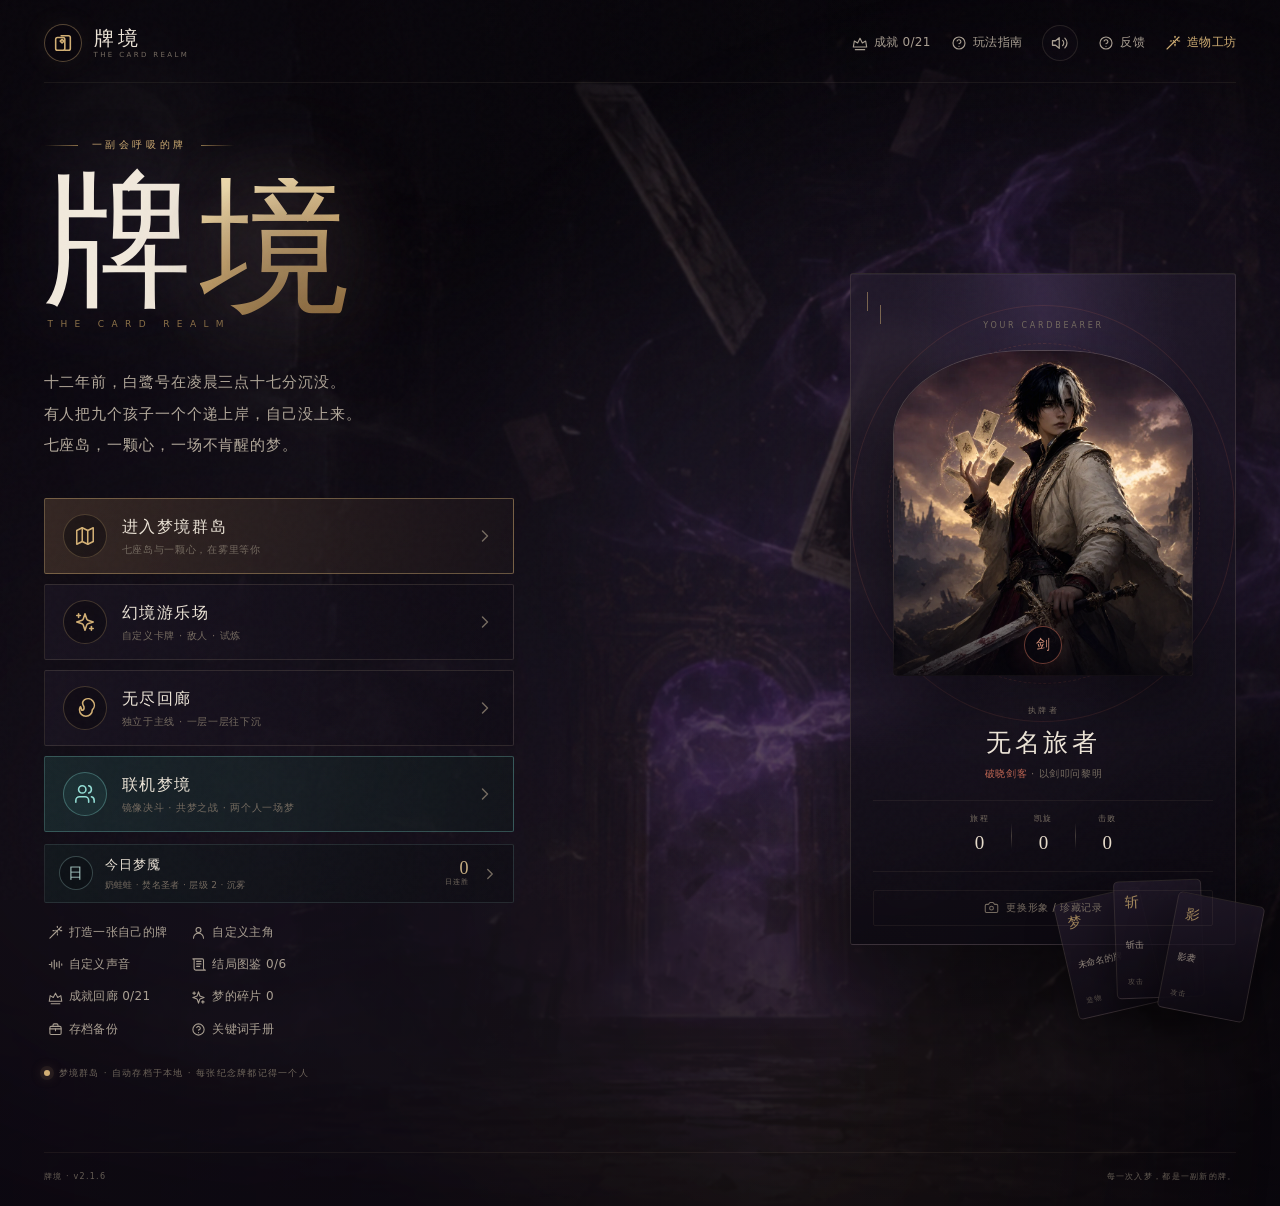
<file: index.html>
<!DOCTYPE html>
<html lang="zh-CN">
<head>
  <meta charset="UTF-8">
  <meta name="viewport" content="width=device-width, initial-scale=1.0, viewport-fit=cover">
  <meta name="theme-color" content="#0d0a10">
  <meta name="description" content="牌境 · 一副会呼吸的牌。卡牌肉鸽、自由构筑、自定义卡牌效果与主角/敌人形象。">
  <title>牌境 · The Card Realm</title>
  <link rel="icon" href="data:image/svg+xml,%3Csvg xmlns='http://www.w3.org/2000/svg' viewBox='0 0 64 64'%3E%3Crect width='64' height='64' rx='14' fill='%230d0a10'/%3E%3Crect x='12' y='9' width='30' height='44' rx='5' fill='none' stroke='%23d4b071' stroke-width='2.4' transform='rotate(-9 27 31)'/%3E%3Crect x='22' y='12' width='30' height='44' rx='5' fill='%2319131e' stroke='%23d4b071' stroke-width='2.4' transform='rotate(7 37 34)'/%3E%3Cpath d='M37 22l2.8 7.4L47 32l-7.2 2.6L37 42l-2.8-7.4L27 32l7.2-2.6z' fill='%23e9d3a0'/%3E%3C/svg%3E">
  <link rel="preload" as="image" href="assets/realm-bg.webp">
  <link rel="stylesheet" href="css/base.css">
  <link rel="stylesheet" href="css/screens.css">
  <link rel="stylesheet" href="css/battle.css">
  <link rel="stylesheet" href="css/modals.css">
  <link rel="stylesheet" href="css/responsive.css">
  <link rel="stylesheet" href="css/stage.css">
  <link rel="stylesheet" href="css/world.css">
  <link rel="stylesheet" href="css/fx.css">
  <link rel="stylesheet" href="css/online.css">
  <link rel="stylesheet" href="css/features.css">
  <link rel="stylesheet" href="css/live-art.css">
</head>
<body>
  <div id="boot" class="boot" aria-hidden="true">
    <div class="boot__card">
      <span class="boot__glyph">梦</span>
      <span class="boot__orbit"></span>
    </div>
    <p>正在翻开梦境<span class="boot__dots">…</span></p>
  </div>
  <div id="app"></div>
  <div id="modal-root"></div>
  <div id="toast-root" class="toast-root" aria-live="polite" aria-atomic="true"></div>
  <input type="file" id="portrait-file" accept="image/*" hidden>
  <input type="file" id="audio-file" accept="audio/*,.mp3,.wav,.ogg,.m4a,.aac,.flac,.webm,.opus" hidden>
  <input type="file" id="save-file" accept="application/json,.json" hidden>
  <noscript>
    <div class="noscript">牌境需要启用 JavaScript 才能翻开。</div>
  </noscript>
  <script type="module" src="js/app.js"></script>
</body>
</html>
</file>
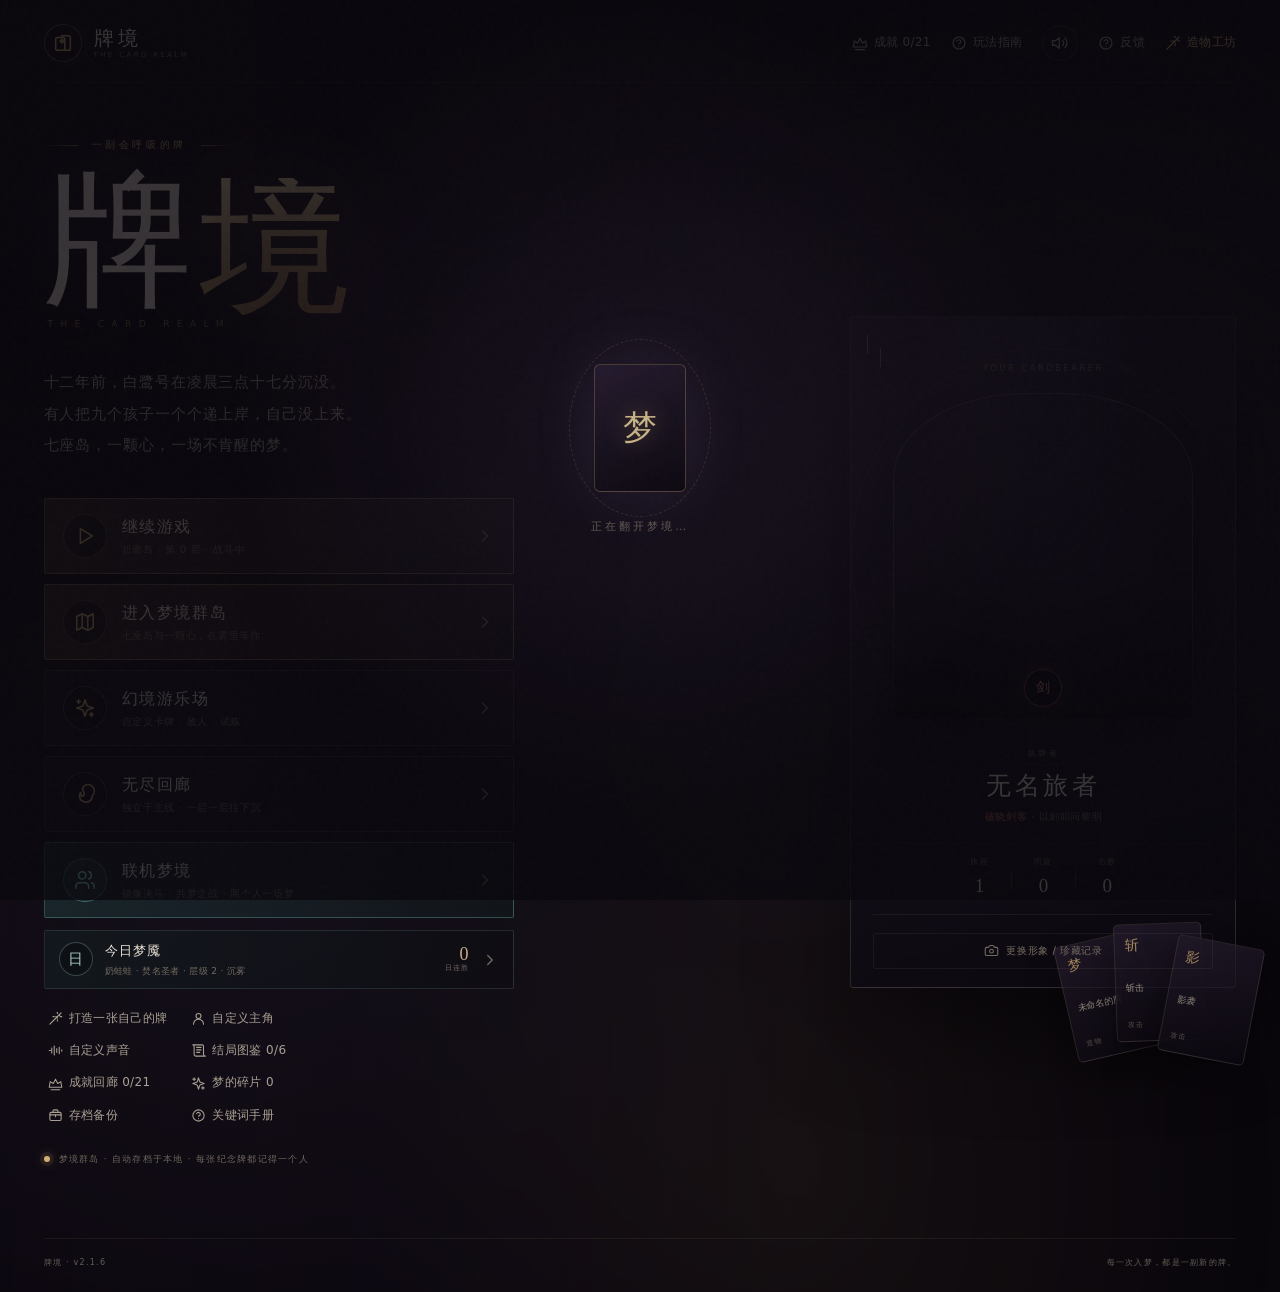
<file: tools/checks/qa-last-stand.html>
<!doctype html><meta charset="utf-8"><title>QA setup</title>
<script type="module">
  const E = await import('/js/engine.js');
  const S = await import('/js/state.js');
  const { G } = S;
  E.startAdventure('blade', 'corridor', { seed: 'qa-last-stand' });
  const node = G.run.map.flat().find((n) => n.type === 'battle');
  const battle = E.startAdventureBattle(node);
  battle.enemy.pattern = [0];
  battle.enemy.moveIndex = 0;
  battle.parleySkip = true;
  battle.player.hp = Math.ceil(battle.player.maxHp * 0.25);
  battle.player.block = 999;
  E.endTurn(battle);
  G.screen = 'battle';
  S.saveRunNow();
  document.title = `ready ${battle.lastStand?.offered}`;
  location.replace('/');
</script>
</file>
<file: css/base.css>
:root {
  color-scheme: dark;
  --ink: #0c090f;
  --ink-2: #120d17;
  --ink-3: #191220;
  --ink-4: #221a2b;
  --panel: rgba(22, 17, 28, 0.74);
  --panel-solid: #17111e;
  --panel-strong: rgba(29, 22, 37, 0.94);
  --text: #ece4d7;
  --muted: #a99f92;
  --faint: #756b60;
  --gold: #d2af74;
  --gold-bright: #f2dba3;
  --gold-dim: #8d7249;
  --rose: #c4877c;
  --violet: #9a7ac2;
  --teal: #6fa29c;
  --moss: #7d9668;
  --line: rgba(218, 197, 160, 0.13);
  --line-strong: rgba(218, 197, 160, 0.26);
  --line-faint: rgba(218, 197, 160, 0.07);
  --serif: "Noto Serif SC", "Source Han Serif SC", "Songti SC", "STSong", "SimSun", serif;
  --sans: "PingFang SC", "Hiragino Sans GB", "Microsoft YaHei", "Segoe UI", system-ui, sans-serif;
  --ease: cubic-bezier(0.22, 0.68, 0, 1);
  --shadow: 0 30px 80px rgba(0, 0, 0, 0.55);
  --paper: linear-gradient(145deg, rgba(35, 27, 44, 0.84), rgba(15, 11, 20, 0.92));
  --font-scale: 1;
}

*,
*::before,
*::after {
  box-sizing: border-box;
}

html {
  background: var(--ink);
  scroll-behavior: smooth;
}

/* 界面字号缩放（在造物工坊「显示」分页里切换）。
   桌面壳改用 WebView2 原生缩放，避免 CSS zoom 把 100dvh 撑出屏幕。 */
html[data-font="small"] {
  --font-scale: 0.9;
}

html[data-font="large"] {
  --font-scale: 1.12;
}

html[data-font="small"]:not(.is-desktop-shell) {
  zoom: 0.9;
}

html[data-font="large"]:not(.is-desktop-shell) {
  zoom: 1.12;
}

html[data-font]:not(.is-desktop-shell) body,
html[data-font]:not(.is-desktop-shell) #app,
html[data-font]:not(.is-desktop-shell) .screen {
  min-height: calc(100dvh / var(--font-scale));
}

html[data-font]:not(.is-desktop-shell) .battle-screen--stage {
  height: calc(100dvh / var(--font-scale));
  min-height: calc(560px / var(--font-scale));
}

/* 显示设置分页 */
.display-options {
  display: grid;
  grid-template-columns: repeat(3, minmax(0, 1fr));
  gap: 8px;
  margin-top: 4px;
}

.display-option {
  display: flex;
  flex-direction: column;
  align-items: center;
  gap: 2px;
  padding: 12px 8px;
  border: 1px solid var(--line);
  border-radius: 3px;
  background: rgba(12, 9, 17, 0.36);
  color: var(--muted);
  transition: all 0.2s ease;
}

.display-option strong {
  font-family: var(--serif);
  font-size: 15px;
  font-weight: 500;
  letter-spacing: 0.08em;
}

.display-option small {
  color: var(--faint);
  font-size: 9px;
}

.display-option:hover {
  border-color: rgba(210, 175, 116, 0.4);
  color: var(--text);
}

.display-option.is-active {
  border-color: rgba(210, 175, 116, 0.55);
  background: rgba(210, 175, 116, 0.1);
  color: var(--gold-bright);
}

body {
  margin: 0;
  min-height: 100vh;
  color: var(--text);
  background:
    radial-gradient(1200px 800px at 12% -10%, rgba(92, 63, 112, 0.2), transparent 60%),
    radial-gradient(900px 700px at 100% 20%, rgba(96, 74, 48, 0.1), transparent 65%),
    linear-gradient(180deg, #0c090f, #0b080e 60%, #09070c);
  font-family: var(--sans);
  font-size: 15px;
  line-height: 1.6;
  -webkit-font-smoothing: antialiased;
  text-rendering: optimizeLegibility;
}

body.has-modal {
  overflow: hidden;
}

body::before {
  content: "";
  position: fixed;
  inset: 0;
  z-index: 999;
  pointer-events: none;
  opacity: 0.035;
  background-image: url("data:image/svg+xml,%3Csvg viewBox='0 0 220 220' xmlns='http://www.w3.org/2000/svg'%3E%3Cfilter id='n'%3E%3CfeTurbulence type='fractalNoise' baseFrequency='.85' numOctaves='3' stitchTiles='stitch'/%3E%3C/filter%3E%3Crect width='100%25' height='100%25' filter='url(%23n)' opacity='.5'/%3E%3C/svg%3E");
}

#app {
  min-height: 100vh;
}

button,
input,
textarea,
select {
  font: inherit;
  color: inherit;
}

button {
  padding: 0;
  border: 0;
  background: none;
  cursor: pointer;
}

h1,
h2,
h3,
h4,
p,
figure {
  margin: 0;
}

img {
  max-width: 100%;
  display: block;
}

a {
  color: var(--gold);
}

::selection {
  background: rgba(210, 175, 116, 0.3);
  color: #fff7e8;
}

::-webkit-scrollbar {
  width: 10px;
  height: 10px;
}

::-webkit-scrollbar-track {
  background: rgba(9, 7, 12, 0.6);
}

::-webkit-scrollbar-thumb {
  background: rgba(210, 175, 116, 0.18);
  border: 2px solid rgba(9, 7, 12, 0.6);
  border-radius: 8px;
}

::-webkit-scrollbar-thumb:hover {
  background: rgba(210, 175, 116, 0.32);
}

:focus-visible {
  outline: 1px solid var(--gold);
  outline-offset: 3px;
}

.icon {
  flex: 0 0 auto;
  vertical-align: middle;
}

.screen {
  position: relative;
  min-height: 100vh;
}

.sub-screen {
  padding-bottom: 60px;
}

.visually-hidden {
  position: absolute !important;
  width: 1px;
  height: 1px;
  margin: -1px;
  padding: 0;
  overflow: hidden;
  clip: rect(0 0 0 0);
  white-space: nowrap;
  border: 0;
}

.muted {
  color: var(--muted);
}

.is-broken {
  opacity: 0.22;
  filter: grayscale(1);
}

.page-glow {
  position: fixed;
  top: -20%;
  left: 50%;
  width: min(1200px, 100vw);
  height: 700px;
  transform: translateX(-50%);
  pointer-events: none;
  background:
    radial-gradient(ellipse at 50% 20%, rgba(118, 87, 144, 0.18), transparent 62%),
    radial-gradient(ellipse at 65% 0%, rgba(210, 175, 116, 0.09), transparent 55%);
  z-index: 0;
}

.page-glow--map {
  background:
    radial-gradient(ellipse at 70% 8%, rgba(106, 84, 130, 0.2), transparent 58%),
    radial-gradient(ellipse at 20% 20%, rgba(117, 82, 54, 0.09), transparent 60%);
}

.section-eyebrow {
  display: inline-block;
  color: var(--gold);
  font-family: var(--sans);
  font-size: 10px;
  font-weight: 500;
  letter-spacing: 0.32em;
  text-transform: uppercase;
  opacity: 0.82;
}

.live-dot {
  display: inline-block;
  width: 6px;
  height: 6px;
  border-radius: 50%;
  background: var(--gold);
  box-shadow: 0 0 0 4px rgba(210, 175, 116, 0.08), 0 0 12px rgba(210, 175, 116, 0.5);
  animation: livePulse 2.6s ease-in-out infinite;
}

.stat-divider {
  width: 1px;
  height: 26px;
  background: linear-gradient(180deg, transparent, var(--line-strong), transparent);
}

.dot-separator {
  width: 3px;
  height: 3px;
  border-radius: 50%;
  background: var(--faint);
  opacity: 0.7;
}

kbd {
  display: inline-grid;
  place-items: center;
  min-width: 20px;
  height: 20px;
  padding: 0 5px;
  border: 1px solid var(--line-strong);
  border-bottom-color: rgba(218, 197, 160, 0.4);
  border-radius: 3px;
  background: rgba(12, 9, 15, 0.55);
  color: var(--muted);
  font-family: var(--sans);
  font-size: 10px;
  line-height: 1;
}

/* ---------- Buttons ---------- */

.button {
  display: inline-flex;
  align-items: center;
  justify-content: center;
  gap: 9px;
  min-height: 42px;
  padding: 10px 18px;
  border: 1px solid var(--line-strong);
  border-radius: 3px;
  background: rgba(28, 21, 35, 0.62);
  color: var(--text);
  font-family: var(--sans);
  font-size: 13px;
  font-weight: 500;
  letter-spacing: 0.04em;
  white-space: nowrap;
  transition:
    transform 0.25s var(--ease),
    border-color 0.25s ease,
    background 0.25s ease,
    color 0.25s ease,
    box-shadow 0.25s ease;
}

.button:hover {
  border-color: var(--gold);
  background: rgba(50, 38, 44, 0.74);
  color: var(--gold-bright);
  box-shadow: 0 8px 30px rgba(0, 0, 0, 0.22);
}

.button:active {
  transform: translateY(1px);
}

.button--primary {
  border-color: rgba(236, 207, 148, 0.65);
  background:
    linear-gradient(105deg, rgba(239, 211, 156, 0.98), rgba(189, 149, 88, 0.95));
  color: #1d140c;
  box-shadow:
    0 10px 32px rgba(166, 124, 61, 0.18),
    inset 0 1px 0 rgba(255, 248, 226, 0.55);
}

.button--primary:hover {
  background: linear-gradient(105deg, #ffe5af, #d6ad6c);
  color: #160f08;
  border-color: #f5dfb1;
  box-shadow:
    0 14px 40px rgba(195, 153, 87, 0.28),
    inset 0 1px 0 rgba(255, 255, 255, 0.5);
}

.button--ghost {
  background: rgba(18, 13, 23, 0.34);
  border-color: var(--line);
}

.button--ghost:hover {
  background: rgba(38, 29, 46, 0.68);
}

.button--danger {
  border-color: rgba(193, 107, 93, 0.5);
  background: linear-gradient(105deg, rgba(152, 70, 61, 0.88), rgba(102, 44, 42, 0.9));
  color: #f4ded6;
}

.button--danger:hover {
  border-color: rgba(230, 145, 127, 0.8);
  background: linear-gradient(105deg, #a94f43, #77362f);
  color: #fff3ec;
}

.button--large {
  min-height: 52px;
  padding: 14px 26px;
  font-size: 14px;
  letter-spacing: 0.08em;
}

.button--small {
  min-height: 34px;
  padding: 7px 13px;
  font-size: 12px;
}

.button:disabled,
.button.is-disabled {
  opacity: 0.36;
  pointer-events: none;
}

.text-button {
  display: inline-flex;
  align-items: center;
  gap: 6px;
  padding: 3px 0;
  color: var(--muted);
  font-size: 12px;
  letter-spacing: 0.03em;
  transition: color 0.2s ease;
}

.text-button:hover {
  color: var(--gold-bright);
}

.text-button--accent {
  color: var(--gold);
}

.text-button--danger {
  color: #c77a6d;
}

.text-button--danger:hover {
  color: #e89b8c;
}

.text-button--muted {
  color: var(--faint);
}

.text-button:disabled {
  opacity: 0.35;
  pointer-events: none;
}

.icon-button {
  display: inline-grid;
  place-items: center;
  width: 36px;
  height: 36px;
  flex: 0 0 36px;
  border: 1px solid var(--line);
  border-radius: 50%;
  background: rgba(16, 12, 21, 0.4);
  color: var(--muted);
  transition:
    color 0.22s ease,
    border-color 0.22s ease,
    background 0.22s ease,
    transform 0.22s ease;
}

.icon-button:hover {
  color: var(--gold-bright);
  border-color: var(--line-strong);
  background: rgba(44, 33, 52, 0.7);
  transform: translateY(-1px);
}

.icon-button.is-active {
  color: var(--gold);
  border-color: rgba(210, 175, 116, 0.35);
}

/* ---------- Page bar ---------- */

.pagebar {
  position: relative;
  z-index: 20;
  display: flex;
  align-items: center;
  justify-content: space-between;
  gap: 20px;
  padding: 18px clamp(20px, 4vw, 54px);
  border-bottom: 1px solid var(--line-faint);
  background: linear-gradient(180deg, rgba(10, 7, 13, 0.8), rgba(10, 7, 13, 0.25));
  backdrop-filter: blur(12px);
}

.pagebar__back {
  display: inline-flex;
  align-items: center;
  gap: 7px;
  padding: 8px 12px 8px 6px;
  border-radius: 3px;
  color: var(--muted);
  font-size: 12px;
  letter-spacing: 0.06em;
  transition: color 0.2s ease, background 0.2s ease;
}

.pagebar__back:hover {
  color: var(--gold-bright);
  background: rgba(210, 175, 116, 0.05);
}

.pagebar__title {
  position: absolute;
  left: 50%;
  top: 50%;
  transform: translate(-50%, -50%);
  display: flex;
  align-items: center;
  gap: 12px;
  text-align: center;
  pointer-events: none;
}

.pagebar__title span {
  color: var(--faint);
  font-size: 10px;
  letter-spacing: 0.28em;
  text-transform: uppercase;
}

.pagebar__title span::after {
  content: "";
  display: inline-block;
  width: 26px;
  height: 1px;
  margin-left: 12px;
  vertical-align: middle;
  background: var(--line-strong);
}

.pagebar__title strong {
  font-family: var(--serif);
  font-size: 20px;
  font-weight: 500;
  letter-spacing: 0.12em;
  color: var(--text);
}

.pagebar__actions {
  display: flex;
  align-items: center;
  gap: 16px;
  margin-left: auto;
}

.header-resource {
  display: inline-flex;
  align-items: center;
  gap: 6px;
  color: var(--muted);
  font-size: 12px;
  letter-spacing: 0.05em;
  white-space: nowrap;
}

.header-resource svg {
  color: var(--gold);
}

.header-resource strong {
  color: var(--text);
  font-size: 15px;
  font-weight: 600;
}

.header-resource small {
  color: var(--faint);
  font-size: 11px;
}

.header-resource--hp svg {
  color: var(--rose);
}

/* ---------- Progress / status / relics ---------- */

.progress {
  position: relative;
  display: block;
  width: 100%;
  height: 6px;
  overflow: hidden;
  border-radius: 1px;
  background: rgba(6, 4, 9, 0.7);
  box-shadow: inset 0 1px 2px rgba(0, 0, 0, 0.6);
}

.progress__fill {
  display: block;
  height: 100%;
  border-radius: inherit;
  background: linear-gradient(90deg, #9c5248, #d18d79 60%, #e5b197);
  box-shadow: 0 0 12px rgba(206, 131, 110, 0.28);
  transition: width 0.5s var(--ease);
}

.progress--gold .progress__fill {
  background: linear-gradient(90deg, #8b6b3e, #d2af74 55%, #f0d79d);
  box-shadow: 0 0 12px rgba(210, 175, 116, 0.35);
}

.progress--enemy .progress__fill {
  background: linear-gradient(90deg, #90382f, #cd6553 55%, #e09a7d);
}

.status-pip {
  display: inline-flex;
  align-items: center;
  gap: 4px;
  min-height: 24px;
  padding: 3px 8px 3px 4px;
  border: 1px solid color-mix(in srgb, var(--status) 30%, transparent);
  border-radius: 20px;
  background: color-mix(in srgb, var(--status) 10%, rgba(9, 7, 12, 0.7));
  color: var(--status);
  font-size: 11px;
  box-shadow: inset 0 0 12px color-mix(in srgb, var(--status) 8%, transparent);
}

.status-pip__glyph {
  display: grid;
  place-items: center;
  width: 17px;
  height: 17px;
  border-radius: 50%;
  background: color-mix(in srgb, var(--status) 18%, rgba(9, 7, 12, 0.5));
  font-family: var(--serif);
  font-size: 9px;
}

.status-pip__value {
  font-weight: 600;
  letter-spacing: 0.02em;
}

.status-pip--lg {
  min-height: 28px;
  font-size: 12px;
}

.relic-chip {
  display: inline-flex;
  align-items: center;
  gap: 7px;
  padding: 5px 9px 5px 5px;
  border: 1px solid color-mix(in srgb, var(--relic) 26%, transparent);
  border-radius: 20px;
  background: color-mix(in srgb, var(--relic) 9%, rgba(10, 7, 13, 0.55));
  color: color-mix(in srgb, var(--relic) 82%, #f1e7d6);
  font-size: 10px;
  letter-spacing: 0.03em;
  white-space: nowrap;
}

.relic-chip__glyph {
  display: grid;
  place-items: center;
  width: 21px;
  height: 21px;
  border-radius: 50%;
  border: 1px solid color-mix(in srgb, var(--relic) 35%, transparent);
  background: rgba(8, 6, 11, 0.6);
  font-family: var(--serif);
  font-size: 10px;
}

.relic-chip--compact {
  width: 30px;
  height: 30px;
  padding: 0;
  justify-content: center;
  border-radius: 50%;
}

.relic-chip--compact .relic-chip__glyph {
  border: 0;
  background: transparent;
}

.relic-chip__equipped {
  padding: 1px 5px;
  border-radius: 10px;
  background: color-mix(in srgb, var(--relic) 16%, transparent);
  color: color-mix(in srgb, var(--relic) 78%, #e8dcc8);
  font-size: 7px;
  letter-spacing: 0.08em;
}

.header-relics .relic-chip.is-awake {
  animation: relicChipWake 1.05s cubic-bezier(0.16, 0.86, 0.28, 1) both;
  animation-delay: var(--awake-delay, 0ms);
}

.header-relics .relic-chip.is-awake .relic-chip__glyph {
  animation-duration: 1.5s;
  animation-delay: var(--awake-delay, 0ms);
  animation-timing-function: ease-in-out;
  animation-iteration-count: 2;
}

.header-relics .relic-chip.is-awake[data-fx="heart"] .relic-chip__glyph,
.header-relics .relic-chip.is-awake[data-fx="blood"] .relic-chip__glyph,
.header-relics .relic-chip.is-awake[data-fx="ember"] .relic-chip__glyph { animation-name: relicChipPulse; }

.header-relics .relic-chip.is-awake[data-fx="time"] .relic-chip__glyph,
.header-relics .relic-chip.is-awake[data-fx="bell"] .relic-chip__glyph { animation-name: relicChipSpin; }

.header-relics .relic-chip.is-awake[data-fx="guard"] .relic-chip__glyph,
.header-relics .relic-chip.is-awake[data-fx="thorn"] .relic-chip__glyph,
.header-relics .relic-chip.is-awake[data-fx="fracture"] .relic-chip__glyph,
.header-relics .relic-chip.is-awake[data-fx="venom"] .relic-chip__glyph { animation-name: relicChipNudge; }

.header-relics .relic-chip.is-awake[data-fx="feather"] .relic-chip__glyph,
.header-relics .relic-chip.is-awake[data-fx="paper"] .relic-chip__glyph { animation-name: relicChipFloat; }

.header-relics .relic-chip.is-awake[data-fx="coins"] .relic-chip__glyph,
.header-relics .relic-chip.is-awake[data-fx="luck"] .relic-chip__glyph { animation-name: relicChipFlip; }

.header-relics .relic-chip.is-awake[data-fx="crown"] .relic-chip__glyph,
.header-relics .relic-chip.is-awake[data-fx="banner"] .relic-chip__glyph { animation-name: relicChipGlow; }

@keyframes relicChipWake {
  0% { opacity: 0; transform: translateY(-5px) scale(0.82); box-shadow: 0 0 0 transparent; }
  55% { opacity: 1; transform: translateY(0) scale(1.08); box-shadow: 0 0 22px color-mix(in srgb, var(--relic) 55%, transparent); }
  100% { opacity: 1; transform: translateY(0) scale(1); box-shadow: 0 0 0 transparent; }
}

@keyframes relicChipPulse {
  0%, 100% { transform: scale(1); }
  30% { transform: scale(1.28); }
  55% { transform: scale(0.96); }
  75% { transform: scale(1.12); }
}

@keyframes relicChipSpin {
  to { transform: rotate(360deg); }
}

@keyframes relicChipNudge {
  0%, 100% { transform: translateX(0) rotate(0deg); }
  25% { transform: translateX(-2px) rotate(-8deg); }
  65% { transform: translateX(2px) rotate(8deg); }
}

@keyframes relicChipFloat {
  0%, 100% { transform: translateY(0) rotate(-6deg); }
  50% { transform: translateY(-4px) rotate(8deg); }
}

@keyframes relicChipFlip {
  0%, 100% { transform: rotateY(0deg); }
  45% { transform: rotateY(180deg); }
  90% { transform: rotateY(360deg); }
}

@keyframes relicChipGlow {
  0%, 100% { filter: brightness(1); }
  50% { filter: brightness(1.7) drop-shadow(0 0 8px color-mix(in srgb, var(--relic) 80%, transparent)); }
}

/* ---------- School resonance ---------- */

.resonance-chip {
  display: inline-flex;
  align-items: center;
  gap: 7px;
  min-height: 28px;
  padding: 3px 9px 3px 4px;
  border: 1px solid color-mix(in srgb, var(--resonance) 38%, transparent);
  border-radius: 4px;
  background:
    linear-gradient(100deg, color-mix(in srgb, var(--resonance) 16%, rgba(10, 7, 13, 0.82)), rgba(10, 7, 13, 0.6));
  color: color-mix(in srgb, var(--resonance) 84%, #f2e8d7);
  box-shadow:
    0 0 18px color-mix(in srgb, var(--resonance) 14%, transparent),
    inset 0 0 16px color-mix(in srgb, var(--resonance) 6%, transparent);
  white-space: nowrap;
}

.resonance-chip__sigil {
  display: grid;
  place-items: center;
  width: 21px;
  height: 21px;
  flex: 0 0 21px;
  border: 1px solid color-mix(in srgb, var(--resonance) 48%, transparent);
  border-radius: 50%;
  background: color-mix(in srgb, var(--resonance) 16%, rgba(8, 6, 11, 0.7));
  font-family: var(--serif);
  font-size: 10px;
  text-shadow: 0 0 10px color-mix(in srgb, var(--resonance) 60%, transparent);
}

.resonance-chip__copy {
  display: flex;
  flex-direction: column;
  gap: 2px;
  line-height: 1;
}

.resonance-chip__copy strong {
  color: color-mix(in srgb, var(--resonance) 78%, #f4ecdd);
  font-size: 10px;
  font-weight: 500;
  letter-spacing: 0.08em;
}

.resonance-chip__copy small {
  color: color-mix(in srgb, var(--resonance) 48%, var(--faint));
  font-size: 7px;
  letter-spacing: 0.12em;
}

.resonance-chip__value {
  margin-left: 1px;
  color: color-mix(in srgb, var(--resonance) 80%, #fff);
  font-family: var(--serif);
  font-size: 12px;
  font-weight: 500;
}

.resonance-chip--compact {
  min-height: 22px;
  padding: 2px 7px 2px 3px;
  gap: 5px;
}

.resonance-chip--compact .resonance-chip__sigil {
  width: 17px;
  height: 17px;
  flex-basis: 17px;
  font-size: 8px;
}

.resonance-chip--compact .resonance-chip__copy strong {
  font-size: 9px;
}

.resonance-chip--compact .resonance-chip__copy small {
  display: none;
}

.resonance-chip--compact .resonance-chip__value {
  font-size: 10px;
}

.resonance-chip--t3 {
  animation: resonanceBreath 3.6s ease-in-out infinite;
}

.resonance-panel {
  position: relative;
  padding: 12px 13px;
  overflow: hidden;
  border: 1px solid color-mix(in srgb, var(--resonance) 20%, var(--line-faint));
  border-radius: 3px;
  background:
    radial-gradient(120% 130% at 0% 0%, color-mix(in srgb, var(--resonance) 11%, transparent), transparent 62%),
    rgba(10, 7, 15, 0.38);
}

.resonance-panel.is-lit {
  box-shadow:
    0 0 24px color-mix(in srgb, var(--resonance) 8%, transparent),
    inset 0 1px 0 color-mix(in srgb, var(--resonance) 10%, transparent);
}

.resonance-panel__head {
  display: flex;
  align-items: center;
  justify-content: space-between;
  gap: 10px;
}

.resonance-panel__eyebrow {
  color: var(--faint);
  font-size: 7px;
  letter-spacing: 0.2em;
  text-transform: uppercase;
}

.resonance-panel__tier {
  padding: 2px 6px;
  border: 1px solid color-mix(in srgb, var(--resonance) 28%, var(--line-faint));
  border-radius: 20px;
  color: color-mix(in srgb, var(--resonance) 62%, var(--faint));
  font-size: 7px;
  letter-spacing: 0.14em;
  white-space: nowrap;
}

.resonance-panel.is-lit .resonance-panel__tier {
  border-color: color-mix(in srgb, var(--resonance) 42%, transparent);
  color: color-mix(in srgb, var(--resonance) 82%, #f2e8d7);
}

.resonance-panel__hero {
  display: flex;
  align-items: center;
  gap: 10px;
  margin-top: 10px;
}

.resonance-panel__sigil {
  display: grid;
  place-items: center;
  width: 33px;
  height: 33px;
  flex: 0 0 33px;
  border: 1px solid color-mix(in srgb, var(--resonance) 40%, transparent);
  border-radius: 50%;
  background: color-mix(in srgb, var(--resonance) 12%, rgba(8, 6, 11, 0.66));
  color: color-mix(in srgb, var(--resonance) 82%, #f2e8d7);
  font-family: var(--serif);
  font-size: 15px;
  box-shadow: inset 0 0 14px color-mix(in srgb, var(--resonance) 10%, transparent);
}

.resonance-panel.is-dormant .resonance-panel__sigil {
  color: var(--faint);
}

.resonance-panel__copy {
  min-width: 0;
}

.resonance-panel__copy strong {
  display: block;
  overflow: hidden;
  color: var(--text);
  font-size: 11px;
  font-weight: 500;
  letter-spacing: 0.05em;
  text-overflow: ellipsis;
  white-space: nowrap;
}

.resonance-panel__copy p {
  margin-top: 3px;
  color: var(--faint);
  font-size: 9px;
  line-height: 1.55;
}

.resonance-panel__bar {
  height: 3px;
  margin-top: 11px;
  overflow: hidden;
  border-radius: 2px;
  background: rgba(6, 4, 9, 0.72);
}

.resonance-panel__bar > span {
  display: block;
  height: 100%;
  border-radius: inherit;
  background: linear-gradient(90deg, color-mix(in srgb, var(--resonance) 28%, transparent), var(--resonance));
  box-shadow: 0 0 10px color-mix(in srgb, var(--resonance) 42%, transparent);
  transition: width 0.5s var(--ease);
}

.resonance-panel__foot {
  display: flex;
  align-items: baseline;
  justify-content: space-between;
  gap: 8px;
  margin-top: 6px;
  color: var(--faint);
  font-size: 8px;
}

.resonance-panel__foot small {
  color: color-mix(in srgb, var(--resonance) 46%, var(--faint));
  font-size: 7px;
  letter-spacing: 0.06em;
  text-align: right;
}

.resonance-schools {
  display: flex;
  flex-wrap: wrap;
  gap: 4px;
  margin-top: 9px;
}

.resonance-school {
  display: inline-flex;
  align-items: center;
  gap: 3px;
  padding: 1px 5px 1px 2px;
  border: 1px solid color-mix(in srgb, var(--school) 15%, var(--line-faint));
  border-radius: 2px;
  background: rgba(8, 6, 11, 0.36);
  color: var(--faint);
  font-size: 8px;
}

.resonance-school i {
  display: grid;
  place-items: center;
  width: 15px;
  height: 15px;
  border-radius: 50%;
  background: color-mix(in srgb, var(--school) 10%, rgba(8, 6, 11, 0.6));
  color: color-mix(in srgb, var(--school) 52%, var(--faint));
  font-family: var(--serif);
  font-size: 8px;
  font-style: normal;
}

.resonance-school b {
  font-size: 8px;
  font-weight: 500;
}

.resonance-school.is-primary {
  border-color: color-mix(in srgb, var(--school) 42%, transparent);
  background: color-mix(in srgb, var(--school) 11%, rgba(8, 6, 11, 0.56));
  color: color-mix(in srgb, var(--school) 78%, #f2e8d7);
}

.resonance-school.is-primary i {
  background: color-mix(in srgb, var(--school) 22%, rgba(8, 6, 11, 0.56));
  color: #f1e7d6;
}

@keyframes resonanceBreath {
  0%, 100% { box-shadow: 0 0 16px color-mix(in srgb, var(--resonance) 12%, transparent), inset 0 0 16px color-mix(in srgb, var(--resonance) 6%, transparent); }
  50% { box-shadow: 0 0 28px color-mix(in srgb, var(--resonance) 24%, transparent), inset 0 0 22px color-mix(in srgb, var(--resonance) 10%, transparent); }
}

/* ---------- Card ---------- */

.game-card {
  --accent: #9a7ac2;
  --rarity: #b7b0a3;
  position: relative;
  display: block;
  width: 100%;
  aspect-ratio: 0.69;
  overflow: hidden;
  padding: 0;
  border: 1px solid color-mix(in srgb, var(--rarity) 26%, rgba(218, 197, 160, 0.16));
  border-radius: 10px;
  background:
    linear-gradient(168deg, rgba(43, 34, 51, 0.95), rgba(13, 10, 18, 0.98) 58%),
    #0c0911;
  color: var(--text);
  text-align: left;
  cursor: pointer;
  isolation: isolate;
  box-shadow:
    0 1px 0 rgba(255, 244, 222, 0.05) inset,
    0 12px 28px rgba(0, 0, 0, 0.32);
  transition:
    transform 0.32s var(--ease),
    box-shadow 0.32s ease,
    border-color 0.32s ease;
}

.game-card::before {
  content: "";
  position: absolute;
  inset: 0;
  z-index: -1;
  background:
    radial-gradient(120% 70% at 50% -10%, color-mix(in srgb, var(--accent) 20%, transparent), transparent 62%),
    radial-gradient(80% 60% at 50% 108%, rgba(5, 3, 8, 0.7), transparent 65%);
  opacity: 0.9;
}

.game-card::after {
  content: "";
  position: absolute;
  inset: 3px;
  border: 1px solid color-mix(in srgb, var(--rarity) 14%, transparent);
  border-radius: 7px;
  pointer-events: none;
}

.game-card__shine {
  position: absolute;
  inset: 0;
  z-index: 5;
  overflow: hidden;
  pointer-events: none;
  opacity: 0;
}

.game-card__shine::before {
  content: "";
  position: absolute;
  inset: -20% -60%;
  background: linear-gradient(105deg, transparent 40%, rgba(255, 244, 220, 0.13) 50%, transparent 60%);
  transform: translateX(-45%);
}

.game-card:hover .game-card__shine {
  opacity: 1;
}

.game-card:hover .game-card__shine::before {
  animation: cardSheen 1.1s ease;
}

@keyframes cardSheen {
  from { transform: translateX(-45%); }
  to { transform: translateX(45%); }
}

.game-card:hover {
  transform: translateY(-5px);
  border-color: color-mix(in srgb, var(--rarity) 58%, var(--gold));
  box-shadow:
    0 1px 0 rgba(255, 244, 222, 0.07) inset,
    0 20px 48px rgba(0, 0, 0, 0.48),
    0 0 32px color-mix(in srgb, var(--accent) 12%, transparent);
}

.game-card__inner {
  position: relative;
  z-index: 1;
  display: flex;
  flex-direction: column;
  gap: 5px;
  height: 100%;
  padding: 9px;
}

.game-card__top {
  display: flex;
  align-items: center;
  justify-content: space-between;
  gap: 6px;
  min-height: 26px;
}

.game-card__cost {
  display: grid;
  place-items: center;
  width: 27px;
  height: 27px;
  flex: 0 0 27px;
  border: 1px solid color-mix(in srgb, var(--gold) 48%, transparent);
  border-radius: 50%;
  background:
    radial-gradient(circle at 40% 30%, rgba(244, 224, 181, 0.16), transparent 55%),
    rgba(10, 7, 13, 0.82);
  color: var(--gold-bright);
  font-family: var(--serif);
  font-size: 14px;
  font-weight: 600;
  line-height: 1;
  box-shadow:
    0 0 0 3px rgba(10, 7, 13, 0.4),
    0 0 16px rgba(210, 175, 116, 0.12);
}

.game-card__rarity {
  display: inline-flex;
  align-items: center;
  gap: 5px;
  padding: 2px 6px;
  border: 1px solid color-mix(in srgb, var(--rarity) 24%, transparent);
  border-radius: 2px;
  background: rgba(8, 6, 11, 0.42);
  color: var(--rarity);
  font-size: 7px;
  letter-spacing: 0.16em;
  line-height: 1.4;
  text-transform: uppercase;
  opacity: 0.92;
}

.game-card__rarity::before {
  content: "";
  width: 4px;
  height: 4px;
  flex: 0 0 4px;
  background: var(--rarity);
  box-shadow: 0 0 6px color-mix(in srgb, var(--rarity) 60%, transparent);
  transform: rotate(45deg);
}

.game-card__badge {
  display: grid;
  place-items: center;
  min-width: 24px;
  height: 20px;
  padding: 0 5px;
  border-radius: 10px;
  background: rgba(210, 175, 116, 0.14);
  color: var(--gold-bright);
  font-size: 10px;
  font-weight: 600;
}

.game-card__art {
  position: relative;
  flex: 1 1 auto;
  min-height: 52px;
  display: block;
  overflow: hidden;
  border: 1px solid color-mix(in srgb, var(--accent) 30%, rgba(8, 6, 12, 0.6));
  border-radius: 6px 6px 4px 4px;
  background: #080611;
  box-shadow:
    inset 0 0 26px rgba(4, 3, 8, 0.6),
    0 1px 0 rgba(255, 244, 222, 0.04);
}

.card-art {
  position: absolute;
  inset: 0;
  display: block;
  width: 100%;
  height: 100%;
  transition: transform 0.7s var(--ease);
}

.game-card:hover .card-art {
  transform: scale(1.05);
}

.card-art--ai {
  object-fit: cover;
  object-position: center;
}

.game-card[data-upgraded="true"] .card-art--ai {
  animation: upgradedArtGlow 6.4s ease-in-out infinite;
}

.game-card[data-upgraded="true"] .game-card__art:not(:has(.live-art))::after {
  content: "";
  position: absolute;
  inset: -30%;
  z-index: 2;
  pointer-events: none;
  background: linear-gradient(112deg, transparent 40%, rgba(255, 244, 210, 0.17) 50%, transparent 60%);
  transform: translateX(-70%);
  animation: upgradedArtSweep 5.6s ease-in-out infinite;
}

@keyframes upgradedArtGlow {
  0%, 100% { filter: saturate(1) brightness(1); }
  50% { filter: saturate(1.14) brightness(1.1); }
}

@keyframes upgradedArtSweep {
  0%, 12% { transform: translateX(-70%); }
  58%, 100% { transform: translateX(70%); }
}

@media (prefers-reduced-motion: reduce) {
  .game-card[data-upgraded="true"] .card-art--ai,
  .game-card[data-upgraded="true"] .game-card__art::after {
    animation: none;
  }
}

.game-card__art-shade {
  position: absolute;
  inset: 0;
  pointer-events: none;
  background:
    linear-gradient(180deg, rgba(5, 3, 9, 0.34), transparent 26%, transparent 62%, rgba(5, 3, 9, 0.66)),
    radial-gradient(130% 90% at 50% 0%, transparent 58%, rgba(5, 3, 9, 0.38));
}

.game-card__seal {
  position: absolute;
  left: 50%;
  bottom: 5px;
  z-index: 3;
  display: grid;
  place-items: center;
  width: 26px;
  height: 26px;
  border: 1px solid color-mix(in srgb, var(--rarity) 48%, rgba(240, 220, 180, 0.4));
  border-radius: 50%;
  background:
    radial-gradient(circle at 35% 28%, color-mix(in srgb, var(--accent) 24%, rgba(48, 38, 52, 0.95)), rgba(9, 6, 13, 0.98) 72%);
  box-shadow:
    0 0 0 3px rgba(8, 6, 12, 0.72),
    0 2px 10px rgba(0, 0, 0, 0.55),
    0 0 14px color-mix(in srgb, var(--accent) 24%, transparent);
  transform: translateX(-50%);
}

.game-card__seal::before {
  content: "";
  position: absolute;
  inset: 2px;
  border: 1px solid color-mix(in srgb, var(--accent) 34%, transparent);
  border-radius: 50%;
}

.game-card__seal i {
  color: color-mix(in srgb, var(--accent) 52%, #f3e7d2);
  font-family: var(--serif);
  font-size: 13px;
  font-style: normal;
  line-height: 1;
  letter-spacing: 0;
  text-shadow: 0 0 9px color-mix(in srgb, var(--accent) 60%, transparent);
}

.game-card__index {
  position: absolute;
  left: 7px;
  bottom: 6px;
  z-index: 3;
  color: rgba(232, 218, 191, 0.42);
  font-size: 6.5px;
  font-variant-numeric: tabular-nums;
  letter-spacing: 0.16em;
  text-shadow: 0 1px 6px rgba(0, 0, 0, 0.8);
}

.game-card__name-row {
  display: flex;
  align-items: center;
  gap: 7px;
  min-width: 0;
  padding-top: 1px;
}

.game-card__name-row > i {
  flex: 1 1 auto;
  height: 1px;
  min-width: 6px;
  background: linear-gradient(90deg, transparent, color-mix(in srgb, var(--accent) 46%, transparent));
}

.game-card__name-row > i:last-child {
  background: linear-gradient(270deg, transparent, color-mix(in srgb, var(--accent) 46%, transparent));
}

.game-card__name {
  display: block;
  flex: 0 1 auto;
  overflow: hidden;
  max-width: 78%;
  padding-block: 0.2em;
  margin-block: -0.2em;
  color: #f4ecdd;
  font-family: var(--serif);
  font-size: 15px;
  font-weight: 600;
  letter-spacing: 0.08em;
  line-height: 1.25;
  text-align: center;
  text-overflow: ellipsis;
  text-shadow: 0 1px 10px rgba(0, 0, 0, 0.55);
  white-space: nowrap;
}

.game-card__type {
  display: flex;
  align-items: center;
  justify-content: center;
  gap: 4px;
  color: color-mix(in srgb, var(--accent) 48%, var(--muted));
  font-size: 7.5px;
  letter-spacing: 0.22em;
  line-height: 1.2;
  text-transform: uppercase;
}

.game-card__type .icon {
  opacity: 0.75;
}

.game-card__exhaust {
  margin-left: 2px;
  padding: 0 4px;
  border: 1px solid rgba(218, 197, 160, 0.16);
  border-radius: 2px;
  color: var(--faint);
  font-size: 6.5px;
  letter-spacing: 0.1em;
}

.game-card__rule {
  display: block;
  height: 1px;
  background: linear-gradient(90deg, transparent, color-mix(in srgb, var(--accent) 30%, transparent) 18%, color-mix(in srgb, var(--accent) 30%, transparent) 82%, transparent);
}

.game-card__desc {
  display: -webkit-box;
  overflow: hidden;
  padding: 5px 6px;
  border: 1px solid rgba(218, 197, 160, 0.055);
  border-radius: 3px;
  background: rgba(6, 4, 10, 0.34);
  color: #c9bfae;
  font-size: 9.5px;
  line-height: 1.55;
  letter-spacing: 0.01em;
  -webkit-line-clamp: 3;
  -webkit-box-orient: vertical;
}

.game-card__flavor {
  display: -webkit-box;
  overflow: hidden;
  margin-top: auto;
  color: #857a6d;
  font-family: var(--serif);
  font-size: 8.5px;
  font-style: italic;
  line-height: 1.5;
  -webkit-line-clamp: 2;
  -webkit-box-orient: vertical;
}

.game-card__flavor::before {
  content: "“";
}

.game-card__flavor::after {
  content: "”";
}

.game-card--custom {
  border-color: rgba(183, 135, 213, 0.32);
}

.game-card--custom::before {
  background:
    radial-gradient(120% 70% at 50% -10%, rgba(171, 124, 203, 0.25), transparent 62%),
    radial-gradient(80% 60% at 50% 108%, rgba(5, 3, 8, 0.7), transparent 65%);
}

.game-card.is-unaffordable {
  filter: saturate(0.35) brightness(0.64);
}

.game-card.is-unaffordable:hover {
  transform: translateY(-2px);
  border-color: var(--line);
}

.game-card.is-disabled {
  opacity: 0.38;
  pointer-events: none;
}

.game-card--mini {
  aspect-ratio: 0.7;
  border-radius: 7px;
}

.game-card--mini .game-card__inner {
  gap: 3px;
  padding: 7px;
}

.game-card--mini .game-card__cost {
  width: 22px;
  height: 22px;
  flex-basis: 22px;
  font-size: 12px;
}

.game-card--mini .game-card__top {
  min-height: 22px;
}

.game-card--mini .game-card__art {
  min-height: 40px;
}

.game-card--mini .game-card__seal {
  bottom: 4px;
  width: 20px;
  height: 20px;
  border-color: color-mix(in srgb, var(--rarity) 40%, rgba(240, 220, 180, 0.3));
}

.game-card--mini .game-card__seal i {
  font-size: 10px;
}

.game-card--mini .game-card__index {
  display: none;
}

.game-card--mini .game-card__name-row {
  gap: 4px;
}

.game-card--mini .game-card__name {
  font-size: 12px;
  letter-spacing: 0.05em;
}

.game-card--mini .game-card__type {
  font-size: 6.5px;
  letter-spacing: 0.14em;
}

.game-card--mini .game-card__type .icon {
  width: 8px;
  height: 8px;
}

.game-card--mini .game-card__desc {
  padding: 3px 4px;
  font-size: 8.5px;
  line-height: 1.45;
}

.game-card--mini .game-card__desc {
  font-size: 9px;
  -webkit-line-clamp: 2;
}

.game-card--mini .game-card__flavor {
  display: none;
}

.game-card--preview {
  width: min(290px, 100%);
  margin-inline: auto;
  box-shadow:
    0 1px 0 rgba(255, 244, 222, 0.07) inset,
    0 30px 70px rgba(0, 0, 0, 0.55),
    0 0 50px rgba(154, 122, 194, 0.12);
}

.game-card--preview .game-card__seal {
  width: 34px;
  height: 34px;
}

.game-card--preview .game-card__seal i {
  font-size: 17px;
}

.game-card--preview .game-card__name {
  font-size: 17px;
}

.game-card--preview .game-card__desc {
  font-size: 11px;
}

.glyph-card {
  display: inline-flex;
  flex-direction: column;
  align-items: center;
  gap: 4px;
  padding: 8px 10px;
  border: 1px solid var(--line);
  border-radius: 4px;
  background: rgba(13, 9, 17, 0.5);
  color: var(--accent);
}

.glyph-card__glyph {
  font-family: var(--serif);
  font-size: 20px;
}

.glyph-card__name {
  color: var(--muted);
  font-size: 9px;
}

/* ---------- Fields & chips ---------- */

.field {
  display: flex;
  flex-direction: column;
  gap: 7px;
  min-width: 0;
}

.field > span:first-child {
  color: var(--muted);
  font-size: 11px;
  letter-spacing: 0.08em;
}

.field > span:first-child em {
  margin-left: 5px;
  color: var(--faint);
  font-size: 10px;
  font-style: normal;
  letter-spacing: 0.02em;
}

.field input,
.field select,
.field textarea {
  width: 100%;
  padding: 11px 12px;
  border: 1px solid var(--line);
  border-radius: 3px;
  outline: 0;
  background: rgba(8, 6, 11, 0.55);
  color: var(--text);
  font-family: var(--sans);
  font-size: 13px;
  line-height: 1.5;
  transition: border-color 0.2s ease, background 0.2s ease, box-shadow 0.2s ease;
}

.field input:hover,
.field textarea:hover,
.field select:hover {
  border-color: var(--line-strong);
}

.field input:focus,
.field textarea:focus,
.field select:focus {
  border-color: rgba(210, 175, 116, 0.55);
  background: rgba(12, 9, 16, 0.82);
  box-shadow: 0 0 0 3px rgba(210, 175, 116, 0.06);
}

.field input::placeholder,
.field textarea::placeholder {
  color: #5f574f;
}

.field textarea {
  resize: vertical;
  min-height: 100px;
}

.field small {
  color: var(--faint);
  font-size: 10px;
  line-height: 1.55;
}

.field--wide {
  grid-column: 1 / -1;
}

.field-grid {
  display: grid;
  grid-template-columns: repeat(2, minmax(0, 1fr));
  gap: 16px;
}

.secret-field {
  display: flex;
  align-items: center;
  gap: 10px;
}

.secret-field input {
  flex: 1;
}

.segmented {
  display: flex;
  gap: 6px;
  padding: 3px;
  border: 1px solid var(--line-faint);
  border-radius: 4px;
  background: rgba(8, 6, 11, 0.4);
}

.segmented__option {
  position: relative;
  flex: 1;
  cursor: pointer;
}

.segmented__option input {
  position: absolute;
  opacity: 0;
  pointer-events: none;
}

.segmented__option span {
  display: block;
  padding: 7px 10px;
  border: 1px solid transparent;
  border-radius: 2px;
  color: var(--muted);
  font-size: 12px;
  text-align: center;
  transition: all 0.2s ease;
}

.segmented__option input:checked + span {
  border-color: color-mix(in srgb, var(--seg) 45%, transparent);
  background: color-mix(in srgb, var(--seg) 16%, rgba(14, 10, 18, 0.7));
  color: color-mix(in srgb, var(--seg) 65%, #f4eadb);
}

.filter-chips {
  display: flex;
  flex-wrap: wrap;
  gap: 7px;
}

.filter-chip {
  display: inline-flex;
  align-items: center;
  gap: 7px;
  padding: 7px 12px;
  border: 1px solid var(--line);
  border-radius: 20px;
  background: rgba(13, 9, 17, 0.38);
  color: var(--muted);
  font-size: 11px;
  letter-spacing: 0.05em;
  transition: all 0.2s ease;
}

.filter-chip small {
  color: var(--faint);
  font-size: 9px;
}

.filter-chip:hover {
  border-color: var(--line-strong);
  color: var(--text);
}

.filter-chip.is-active {
  border-color: rgba(210, 175, 116, 0.42);
  background: rgba(210, 175, 116, 0.1);
  color: var(--gold-bright);
}

.filter-chip.is-active small {
  color: var(--gold);
}

.style-chip {
  padding: 7px 12px;
  border: 1px solid var(--line);
  border-radius: 2px;
  background: rgba(12, 9, 16, 0.3);
  color: var(--muted);
  font-size: 11px;
  letter-spacing: 0.04em;
  transition: all 0.2s ease;
}

.style-chip:hover {
  border-color: var(--line-strong);
  color: var(--text);
}

.style-chip.is-selected {
  border-color: rgba(210, 175, 116, 0.42);
  background: rgba(210, 175, 116, 0.09);
  color: var(--gold-bright);
}

.inline-alert {
  display: flex;
  align-items: flex-start;
  gap: 8px;
  padding: 10px 12px;
  border: 1px solid var(--line);
  border-radius: 3px;
  font-size: 11px;
  line-height: 1.6;
}

.inline-alert--error {
  border-color: rgba(195, 103, 89, 0.32);
  background: rgba(122, 47, 40, 0.12);
  color: #e0a698;
}

.spinner {
  display: inline-block;
  width: 16px;
  height: 16px;
  border: 1.5px solid rgba(210, 175, 116, 0.24);
  border-top-color: var(--gold-bright);
  border-radius: 50%;
  animation: spin 0.8s linear infinite;
}

/* ---------- Empty state ---------- */

.empty-state {
  display: flex;
  flex-direction: column;
  align-items: center;
  justify-content: center;
  gap: 10px;
  min-height: 240px;
  padding: 40px 24px;
  border: 1px dashed var(--line);
  border-radius: 6px;
  background: rgba(12, 9, 16, 0.25);
  text-align: center;
}

.empty-state__icon {
  display: grid;
  place-items: center;
  width: 62px;
  height: 62px;
  border: 1px solid var(--line);
  border-radius: 50%;
  background: rgba(210, 175, 116, 0.04);
  color: var(--gold-dim);
  margin-bottom: 4px;
}

.empty-state h3 {
  font-family: var(--serif);
  font-size: 19px;
  font-weight: 500;
  letter-spacing: 0.08em;
}

.empty-state p {
  max-width: 420px;
  color: var(--muted);
  font-size: 12px;
  line-height: 1.8;
}

.empty-state .button {
  margin-top: 8px;
}

/* ---------- Toast ---------- */

.toast-root {
  position: fixed;
  left: 50%;
  bottom: 28px;
  z-index: 400;
  display: flex;
  flex-direction: column;
  align-items: center;
  gap: 8px;
  transform: translateX(-50%);
  pointer-events: none;
  width: max-content;
  max-width: calc(100vw - 32px);
}

.toast {
  display: flex;
  align-items: center;
  gap: 9px;
  padding: 10px 16px 10px 11px;
  border: 1px solid var(--line-strong);
  border-radius: 3px;
  background: rgba(20, 15, 26, 0.94);
  color: var(--text);
  font-size: 12px;
  line-height: 1.5;
  letter-spacing: 0.02em;
  box-shadow: 0 18px 50px rgba(0, 0, 0, 0.5);
  backdrop-filter: blur(16px);
  animation: toastIn 0.35s var(--ease);
}

.toast__icon {
  display: grid;
  place-items: center;
  width: 24px;
  height: 24px;
  flex: 0 0 24px;
  border-radius: 50%;
  background: rgba(210, 175, 116, 0.12);
  color: var(--gold);
}

.toast__message {
  padding-right: 2px;
}

.toast--success {
  border-color: rgba(125, 158, 112, 0.4);
}

.toast--success .toast__icon {
  background: rgba(125, 158, 112, 0.16);
  color: #b7cf9f;
}

.toast--warning {
  border-color: rgba(200, 159, 96, 0.4);
}

.toast--warning .toast__icon {
  color: var(--gold-bright);
}

.toast--danger {
  border-color: rgba(195, 103, 89, 0.42);
}

.toast--danger .toast__icon {
  background: rgba(162, 71, 60, 0.18);
  color: #e2a194;
}

/* ---------- Boot ---------- */

.boot {
  position: fixed;
  inset: 0;
  z-index: 900;
  display: flex;
  flex-direction: column;
  align-items: center;
  justify-content: center;
  gap: 26px;
  background:
    radial-gradient(circle at 50% 45%, rgba(102, 76, 124, 0.18), transparent 50%),
    #0b080e;
  transition: opacity 0.65s ease, visibility 0.65s ease;
}

.boot.is-hidden {
  opacity: 0;
  visibility: hidden;
  pointer-events: none;
}

.boot__card {
  position: relative;
  display: grid;
  place-items: center;
  width: 92px;
  height: 128px;
  border: 1px solid rgba(210, 175, 116, 0.35);
  border-radius: 6px;
  background: linear-gradient(155deg, rgba(46, 34, 56, 0.9), rgba(12, 9, 16, 0.96));
  box-shadow: 0 0 60px rgba(154, 122, 194, 0.16);
  animation: bootFloat 2.8s ease-in-out infinite;
}

.boot__glyph {
  color: var(--gold-bright);
  font-family: var(--serif);
  font-size: 34px;
  text-shadow: 0 0 24px rgba(210, 175, 116, 0.45);
}

.boot__orbit {
  position: absolute;
  inset: -26px;
  border: 1px dashed rgba(210, 175, 116, 0.2);
  border-radius: 50%;
  animation: slowSpin 22s linear infinite;
}

.boot p {
  color: var(--faint);
  font-size: 11px;
  letter-spacing: 0.28em;
}

.boot__dots {
  animation: dots 1.6s steps(4, end) infinite;
}

.noscript {
  position: fixed;
  inset: 0;
  z-index: 1000;
  display: grid;
  place-items: center;
  background: #0b080e;
  color: var(--text);
  font-family: var(--sans);
}

/* ---------- Animations ---------- */

@keyframes livePulse {
  0%, 100% { opacity: 0.55; transform: scale(0.9); }
  50% { opacity: 1; transform: scale(1); }
}

@keyframes slowSpin {
  to { transform: rotate(360deg); }
}

@keyframes sparkTwinkle {
  0%, 100% { opacity: 0.25; transform: scale(0.7); }
  50% { opacity: 1; transform: scale(1.4); }
}

@keyframes spin {
  to { transform: rotate(360deg); }
}

@keyframes toastIn {
  from { opacity: 0; transform: translateY(10px) scale(0.98); }
  to { opacity: 1; transform: translateY(0) scale(1); }
}

@keyframes bootFloat {
  0%, 100% { transform: translateY(0) rotate(-2deg); }
  50% { transform: translateY(-10px) rotate(1deg); }
}

@keyframes dots {
  0% { opacity: 0.2; }
  50% { opacity: 1; }
  100% { opacity: 0.2; }
}

@keyframes fadeIn {
  from { opacity: 0; }
  to { opacity: 1; }
}

@keyframes riseIn {
  from { opacity: 0; transform: translateY(18px); }
  to { opacity: 1; transform: translateY(0); }
}

@keyframes shake {
  0%, 100% { transform: translateX(0); }
  20% { transform: translateX(-7px) rotate(-0.5deg); }
  40% { transform: translateX(6px) rotate(0.4deg); }
  60% { transform: translateX(-4px); }
  80% { transform: translateX(3px); }
}

@media (prefers-reduced-motion: reduce) {
  *,
  *::before,
  *::after {
    animation-duration: 0.001ms !important;
    animation-iteration-count: 1 !important;
    scroll-behavior: auto !important;
    transition-duration: 0.001ms !important;
  }
}

/* v1.4 · 关键词与伤害预览 */
.keyword {
  border-bottom: 1px dotted color-mix(in srgb, var(--accent, #d4b071) 62%, transparent);
  color: color-mix(in srgb, var(--accent, #d4b071) 48%, #e7dcc9);
  cursor: help;
  font-style: normal;
}

.game-card__forecast {
  display: flex;
  align-items: center;
  justify-content: center;
  gap: 4px;
  margin-top: 3px;
  padding: 3px 6px;
  border: 1px solid rgba(195, 122, 100, 0.24);
  border-radius: 2px;
  background: linear-gradient(100deg, rgba(92, 47, 42, 0.28), rgba(28, 16, 20, 0.4));
  color: #d9b6a4;
  font-size: 8px;
  letter-spacing: 0.08em;
  line-height: 1.2;
}

.game-card__forecast svg {
  color: #c98d74;
}

.game-card__forecast small {
  color: #9e8074;
  font-size: 7px;
  letter-spacing: 0.04em;
}

.game-card__forecast small.is-lethal {
  color: #e2a391;
}

.game-card__forecast.is-lethal {
  border-color: rgba(210, 112, 92, 0.52);
  background: linear-gradient(100deg, rgba(122, 49, 40, 0.42), rgba(34, 15, 18, 0.52));
  color: #efc0ac;
  box-shadow: 0 0 14px rgba(178, 79, 61, 0.16);
}

/* 手牌上的机制触发提示 */
.game-card__hint {
  display: flex;
  align-items: center;
  gap: 3px;
  margin: 2px 0 1px;
  padding: 2px 5px;
  border: 1px solid rgba(226, 189, 122, 0.32);
  border-radius: 2px;
  background: rgba(92, 70, 34, 0.28);
  color: #e7c893;
  font-size: 8px;
  letter-spacing: 0.06em;
  line-height: 1.25;
}

.game-card__hint svg { color: #e0b46a; }

.resonance-panel__secondary {
  margin-top: 4px;
  padding-top: 4px;
  border-top: 1px dashed rgba(226, 189, 122, 0.22);
  color: #cbb083;
  font-size: 10px;
  line-height: 1.5;
}
</file>
<file: css/screens.css>
/* ============================================================
   MENU
   ============================================================ */

.menu-screen {
  position: relative;
  display: flex;
  flex-direction: column;
  min-height: 100vh;
  padding: 0 clamp(22px, 4vw, 66px);
  overflow: hidden;
}

.menu-backdrop {
  position: absolute;
  inset: 0;
  overflow: hidden;
  pointer-events: none;
}

.menu-backdrop__image {
  width: 100%;
  height: 100%;
  object-fit: cover;
  object-position: center 34%;
  filter: brightness(0.56) saturate(0.82) blur(1px);
  transform: scale(1.035);
  animation: menuDrift 30s ease-in-out infinite alternate;
}

.menu-backdrop__veil {
  position: absolute;
  inset: 0;
  background:
    linear-gradient(90deg, rgba(9, 6, 12, 0.95) 0%, rgba(9, 6, 12, 0.74) 36%, rgba(9, 6, 12, 0.28) 66%, rgba(9, 6, 12, 0.58) 100%),
    linear-gradient(180deg, rgba(9, 6, 12, 0.66) 0%, transparent 22%, transparent 62%, rgba(9, 6, 12, 0.94) 100%);
}

.menu-backdrop__fog {
  position: absolute;
  inset: -20%;
  background:
    radial-gradient(ellipse at 72% 42%, rgba(131, 102, 158, 0.18), transparent 34%),
    radial-gradient(ellipse at 28% 62%, rgba(86, 65, 102, 0.16), transparent 42%),
    radial-gradient(ellipse at 60% 80%, rgba(161, 126, 75, 0.08), transparent 30%);
  filter: blur(26px);
  animation: fogBreathe 18s ease-in-out infinite alternate;
}

.menu-topbar {
  position: relative;
  z-index: 3;
  display: flex;
  align-items: center;
  justify-content: space-between;
  gap: 20px;
  padding: 24px 0 20px;
  border-bottom: 1px solid rgba(218, 197, 160, 0.08);
}

.brand {
  display: flex;
  align-items: center;
  gap: 12px;
}

.brand__mark {
  display: grid;
  place-items: center;
  width: 38px;
  height: 38px;
  border: 1px solid rgba(210, 175, 116, 0.38);
  border-radius: 50%;
  color: var(--gold);
  background: rgba(10, 7, 14, 0.4);
  box-shadow: 0 0 28px rgba(210, 175, 116, 0.08);
}

.brand__text {
  display: flex;
  flex-direction: column;
  gap: 1px;
  font-family: var(--serif);
  font-size: 20px;
  letter-spacing: 0.24em;
  line-height: 1.2;
}

.brand__text small {
  color: var(--faint);
  font-family: var(--sans);
  font-size: 7px;
  letter-spacing: 0.34em;
}

.menu-topbar__actions {
  display: flex;
  align-items: center;
  gap: 20px;
}

.menu-layout {
  position: relative;
  z-index: 2;
  display: grid;
  grid-template-columns: minmax(0, 1.12fr) minmax(340px, 430px);
  align-items: center;
  gap: clamp(40px, 7vw, 120px);
  width: 100%;
  max-width: 1480px;
  margin: auto;
  padding: clamp(34px, 6vh, 72px) 0 clamp(44px, 8vh, 88px);
}

.menu-copy {
  max-width: 640px;
  animation: riseIn 0.9s var(--ease) both;
}

.menu-eyebrow {
  display: flex;
  align-items: center;
  gap: 14px;
  color: var(--gold);
  font-size: 10px;
  letter-spacing: 0.36em;
  text-transform: uppercase;
}

.menu-eyebrow span {
  width: 34px;
  height: 1px;
  background: linear-gradient(90deg, transparent, var(--gold-dim));
}

.menu-eyebrow span:last-child {
  background: linear-gradient(90deg, var(--gold-dim), transparent);
}

.menu-title {
  display: flex;
  gap: 0.02em;
  margin: 18px 0 8px;
  color: #f1e9dc;
  font-family: var(--serif);
  font-size: clamp(96px, 13.5vw, 184px);
  font-weight: 500;
  line-height: 0.92;
  letter-spacing: 0.02em;
  text-shadow:
    0 0 80px rgba(154, 122, 194, 0.18),
    0 24px 80px rgba(0, 0, 0, 0.55);
}

.menu-title__char {
  display: inline-block;
}

.menu-title__char--accent {
  background: linear-gradient(160deg, #f6e2b1 10%, #d2af74 48%, #9b7644 94%);
  -webkit-background-clip: text;
  background-clip: text;
  color: transparent;
  transform: translateY(0.045em);
  filter: drop-shadow(0 0 42px rgba(210, 175, 116, 0.22));
}

.menu-title-en {
  margin-left: 4px;
  color: var(--gold-dim);
  font-size: 9px;
  letter-spacing: 0.82em;
}

.menu-lead {
  margin-top: clamp(22px, 4vh, 38px);
  color: #b3a99b;
  font-family: var(--serif);
  font-size: clamp(13px, 1.2vw, 15px);
  line-height: 2.1;
  letter-spacing: 0.06em;
}

.menu-actions {
  display: flex;
  flex-direction: column;
  gap: 10px;
  max-width: 470px;
  margin-top: clamp(26px, 4vh, 40px);
}

.menu-action {
  position: relative;
  display: flex;
  align-items: center;
  gap: 15px;
  padding: 15px 18px;
  overflow: hidden;
  border: 1px solid rgba(218, 197, 160, 0.14);
  border-radius: 2px;
  background: linear-gradient(100deg, rgba(27, 21, 34, 0.78), rgba(15, 11, 20, 0.5));
  color: var(--text);
  text-align: left;
  backdrop-filter: blur(10px);
  transition:
    transform 0.3s var(--ease),
    border-color 0.3s ease,
    background 0.3s ease,
    box-shadow 0.3s ease;
}

.menu-action::before {
  content: "";
  position: absolute;
  inset: 0;
  background: linear-gradient(105deg, transparent 30%, rgba(255, 236, 195, 0.07) 50%, transparent 70%);
  transform: translateX(-120%);
  transition: transform 0.7s var(--ease);
}

.menu-action:hover::before {
  transform: translateX(120%);
}

.menu-action:hover {
  transform: translateX(5px);
  border-color: rgba(210, 175, 116, 0.42);
  background: linear-gradient(100deg, rgba(48, 37, 49, 0.85), rgba(19, 14, 24, 0.62));
  box-shadow: 0 16px 40px rgba(0, 0, 0, 0.28);
}

.menu-action--primary {
  border-color: rgba(210, 175, 116, 0.42);
  background: linear-gradient(100deg, rgba(84, 63, 49, 0.55), rgba(27, 20, 26, 0.7));
}

.menu-action--primary:hover {
  border-color: rgba(240, 215, 157, 0.7);
  background: linear-gradient(100deg, rgba(113, 84, 55, 0.58), rgba(34, 25, 31, 0.78));
}

.menu-action__sigil {
  display: grid;
  place-items: center;
  width: 44px;
  height: 44px;
  flex: 0 0 44px;
  border: 1px solid rgba(210, 175, 116, 0.26);
  border-radius: 50%;
  background: rgba(9, 7, 13, 0.45);
  color: var(--gold);
}

.menu-action__copy {
  display: flex;
  flex-direction: column;
  gap: 2px;
}

.menu-action__copy strong {
  font-family: var(--serif);
  font-size: 16px;
  font-weight: 500;
  letter-spacing: 0.1em;
}

.menu-action__copy small {
  color: var(--faint);
  font-size: 10px;
  letter-spacing: 0.07em;
}

.menu-action__arrow {
  margin-left: auto;
  color: var(--faint);
  transition: transform 0.3s var(--ease), color 0.3s ease;
}

.menu-action:hover .menu-action__arrow {
  transform: translateX(4px);
  color: var(--gold);
}

.menu-actions__foot {
  display: grid;
  grid-template-columns: repeat(2, max-content);
  align-items: center;
  gap: 7px 24px;
  padding: 7px 4px 0;
}

.menu-actions__foot .text-button {
  white-space: nowrap;
}

.menu-actions__foot .dot-separator {
  display: none;
}

.menu-note {
  display: flex;
  align-items: center;
  gap: 9px;
  margin-top: 24px;
  color: #6e655b;
  font-size: 9px;
  letter-spacing: 0.14em;
}

.profile-panel {
  position: relative;
  padding: 26px 26px 20px;
  border: 1px solid rgba(218, 197, 160, 0.14);
  border-radius: 3px;
  background:
    linear-gradient(160deg, rgba(36, 28, 45, 0.72), rgba(13, 10, 18, 0.84));
  box-shadow:
    0 40px 100px rgba(0, 0, 0, 0.45),
    inset 0 1px 0 rgba(255, 244, 222, 0.04);
  backdrop-filter: blur(18px);
  animation: riseIn 1.05s 0.12s var(--ease) both;
}

.profile-panel > *:not(.floating-hand) {
  position: relative;
  z-index: 2;
}

.profile-panel::before {
  content: "";
  position: absolute;
  inset: 0;
  z-index: 0;
  background:
    radial-gradient(ellipse at 50% 6%, rgba(154, 122, 194, 0.14), transparent 50%),
    linear-gradient(180deg, transparent 60%, rgba(5, 3, 8, 0.25));
  pointer-events: none;
}

.profile-panel__corner {
  position: absolute;
  z-index: 3;
  width: 20px;
  height: 20px;
  pointer-events: none;
}

.profile-panel__corner--tl {
  top: 7px;
  left: 7px;
  border-top: 1px solid rgba(210, 175, 116, 0.5);
  border-left: 1px solid rgba(210, 175, 116, 0.5);
}

.profile-panel__corner--br {
  right: 7px;
  bottom: 7px;
  border-right: 1px solid rgba(210, 175, 116, 0.5);
  border-bottom: 1px solid rgba(210, 175, 116, 0.5);
}

.profile-panel__eyebrow {
  color: var(--faint);
  font-size: 8px;
  letter-spacing: 0.34em;
  text-align: center;
}

.profile-portrait {
  position: relative;
  width: min(100%, 300px);
  margin: 18px auto 0;
  aspect-ratio: 0.92;
  border-radius: 44% 44% 4px 4px / 26% 26% 4px 4px;
  isolation: isolate;
}

.profile-portrait__halo {
  position: absolute;
  inset: -14%;
  z-index: -1;
  border: 1px solid color-mix(in srgb, var(--origin-color) 22%, transparent);
  border-radius: 50%;
  opacity: 0.7;
}

.profile-portrait__halo::after {
  content: "";
  position: absolute;
  inset: 9%;
  border: 1px dashed color-mix(in srgb, var(--origin-color) 28%, transparent);
  border-radius: 50%;
  animation: slowSpin 44s linear infinite;
}

.profile-portrait__image {
  width: 100%;
  height: 100%;
  object-fit: cover;
  border: 1px solid rgba(218, 197, 160, 0.22);
  border-radius: inherit;
  filter: saturate(0.92) contrast(1.04);
  box-shadow: 0 26px 60px rgba(0, 0, 0, 0.42);
}

.profile-portrait::after {
  content: "";
  position: absolute;
  inset: 0;
  border-radius: inherit;
  background: linear-gradient(180deg, transparent 55%, rgba(7, 5, 10, 0.82));
  pointer-events: none;
}

.profile-portrait__sigil {
  position: absolute;
  bottom: 12px;
  left: 50%;
  z-index: 2;
  display: grid;
  place-items: center;
  width: 38px;
  height: 38px;
  transform: translateX(-50%);
  border: 1px solid color-mix(in srgb, var(--origin-color) 55%, transparent);
  border-radius: 50%;
  background: rgba(9, 7, 13, 0.85);
  color: color-mix(in srgb, var(--origin-color) 68%, #f4e4c2);
  font-family: var(--serif);
  font-size: 14px;
  box-shadow: 0 0 24px color-mix(in srgb, var(--origin-color) 18%, transparent);
}

.profile-panel__identity {
  margin-top: 20px;
  text-align: center;
}

.profile-panel__label {
  color: var(--faint);
  font-size: 8px;
  letter-spacing: 0.3em;
}

.profile-panel__identity h2 {
  margin-top: 3px;
  font-family: var(--serif);
  font-size: 25px;
  font-weight: 500;
  letter-spacing: 0.14em;
}

.profile-panel__identity p {
  margin-top: 3px;
  color: var(--faint);
  font-size: 10px;
  letter-spacing: 0.06em;
}

.profile-panel__stats {
  display: flex;
  align-items: center;
  justify-content: center;
  gap: 22px;
  margin: 18px 0;
  padding: 12px 0;
  border-top: 1px solid var(--line-faint);
  border-bottom: 1px solid var(--line-faint);
}

.profile-panel__stats div {
  display: flex;
  flex-direction: column;
  align-items: center;
  gap: 2px;
}

.profile-panel__stats span {
  color: var(--faint);
  font-size: 8px;
  letter-spacing: 0.18em;
}

.profile-panel__stats strong {
  color: #e7dccb;
  font-family: var(--serif);
  font-size: 19px;
  font-weight: 500;
}

.profile-panel__edit {
  display: flex;
  align-items: center;
  justify-content: center;
  gap: 7px;
  width: 100%;
  padding: 9px;
  border: 1px solid var(--line-faint);
  border-radius: 2px;
  color: var(--faint);
  font-size: 10px;
  letter-spacing: 0.06em;
  transition: all 0.22s ease;
}

.profile-panel__edit:hover {
  border-color: var(--line);
  color: var(--gold);
  background: rgba(210, 175, 116, 0.04);
}

.floating-hand {
  position: absolute;
  right: -20px;
  bottom: -76px;
  z-index: 0;
  width: 190px;
  height: 140px;
  pointer-events: none;
  opacity: 0.75;
}

.floating-card {
  position: absolute;
  display: flex;
  flex-direction: column;
  justify-content: space-between;
  width: 88px;
  height: 118px;
  padding: 10px;
  border: 1px solid rgba(218, 197, 160, 0.18);
  border-radius: 5px;
  background: linear-gradient(160deg, rgba(40, 30, 48, 0.9), rgba(12, 9, 17, 0.94));
  box-shadow: 0 18px 40px rgba(0, 0, 0, 0.4);
}

.floating-card small {
  color: var(--gold);
  font-family: var(--serif);
  font-size: 14px;
}

.floating-card strong {
  font-family: var(--serif);
  font-size: 9px;
  font-weight: 500;
  color: #c6b8a8;
}

.floating-card em {
  color: var(--faint);
  font-size: 7px;
  font-style: normal;
  letter-spacing: 0.18em;
}

.floating-card--one {
  left: 0;
  top: 14px;
  transform: rotate(-13deg);
}

.floating-card--two {
  left: 50px;
  top: 0;
  transform: rotate(-2deg);
}

.floating-card--three {
  left: 102px;
  top: 18px;
  transform: rotate(11deg);
}

.menu-footer {
  position: relative;
  z-index: 2;
  display: flex;
  justify-content: space-between;
  gap: 20px;
  padding: 18px 0 22px;
  border-top: 1px solid rgba(218, 197, 160, 0.07);
  color: #655d54;
  font-size: 8px;
  letter-spacing: 0.16em;
}

@keyframes menuDrift {
  from { transform: scale(1.035) translate3d(0, 0, 0); }
  to { transform: scale(1.075) translate3d(-1.2%, -1%, 0); }
}

@keyframes fogBreathe {
  from { opacity: 0.6; transform: translate3d(-1%, 0, 0) scale(1); }
  to { opacity: 1; transform: translate3d(1.5%, -1.5%, 0) scale(1.06); }
}

/* ============================================================
   ORIGINS
   ============================================================ */

.origins-screen {
  position: relative;
}

.origins-layout {
  position: relative;
  z-index: 1;
  width: min(1380px, calc(100% - clamp(32px, 6vw, 100px)));
  margin: 0 auto;
  padding: clamp(28px, 4.4vh, 52px) 0 60px;
}

.origins-heading {
  display: flex;
  align-items: flex-end;
  justify-content: space-between;
  gap: 36px;
  animation: riseIn 0.7s var(--ease) both;
}

.origins-heading h1 {
  margin-top: 12px;
  font-family: var(--serif);
  font-size: clamp(34px, 4vw, 54px);
  font-weight: 500;
  line-height: 1.35;
  letter-spacing: 0.06em;
}

.origins-heading h1 em {
  color: var(--gold);
  font-style: normal;
}

.origins-narrative {
  margin-top: 14px;
  max-width: 520px;
  color: var(--muted);
  font-size: 12px;
  line-height: 1.85;
  letter-spacing: 0.02em;
}

.origins-bearer {
  display: flex;
  align-items: center;
  gap: 13px;
  padding: 10px 16px 10px 10px;
  border: 1px solid var(--line-faint);
  border-radius: 3px;
  background: rgba(14, 10, 19, 0.42);
}

.origins-bearer__portrait {
  width: 48px;
  height: 48px;
  overflow: hidden;
  border-radius: 50%;
  border: 1px solid var(--line-strong);
}

.origins-bearer__portrait img {
  width: 100%;
  height: 100%;
  object-fit: cover;
}

.origins-bearer__text {
  display: flex;
  flex-direction: column;
  gap: 1px;
}

.origins-bearer__text small {
  color: var(--faint);
  font-size: 8px;
  letter-spacing: 0.16em;
}

.origins-bearer__text strong {
  font-family: var(--serif);
  font-size: 14px;
  font-weight: 500;
  letter-spacing: 0.08em;
}

.origins-bearer__text span {
  color: var(--faint);
  font-size: 9px;
}

.origin-grid {
  display: grid;
  grid-template-columns: repeat(3, minmax(0, 1fr));
  gap: 18px;
  margin-top: clamp(24px, 4vh, 38px);
}

.origin-card {
  --origin: var(--gold);
  position: relative;
  display: flex;
  flex-direction: column;
  min-height: 450px;
  padding: 24px;
  overflow: hidden;
  border: 1px solid var(--line);
  border-radius: 4px;
  background:
    linear-gradient(165deg, rgba(31, 24, 40, 0.82), rgba(12, 9, 17, 0.9));
  color: var(--text);
  text-align: left;
  transition:
    transform 0.35s var(--ease),
    border-color 0.35s ease,
    box-shadow 0.35s ease,
    background 0.35s ease;
  animation: riseIn 0.7s var(--ease) both;
}

.origin-card:nth-child(2) {
  animation-delay: 0.08s;
}

.origin-card:nth-child(3) {
  animation-delay: 0.16s;
}

.origin-card:hover {
  transform: translateY(-6px);
  border-color: color-mix(in srgb, var(--origin) 52%, var(--line));
  box-shadow: 0 32px 70px rgba(0, 0, 0, 0.38);
}

.origin-card.is-selected {
  border-color: color-mix(in srgb, var(--origin) 62%, transparent);
  background:
    linear-gradient(165deg, color-mix(in srgb, var(--origin) 10%, rgba(31, 24, 40, 0.85)), rgba(12, 9, 17, 0.93));
  box-shadow:
    0 0 0 1px color-mix(in srgb, var(--origin) 18%, transparent),
    0 30px 80px color-mix(in srgb, var(--origin) 8%, rgba(0, 0, 0, 0.45));
}

.origin-card__wash {
  position: absolute;
  inset: 0;
  background:
    radial-gradient(ellipse at 74% -4%, color-mix(in srgb, var(--origin) 25%, transparent), transparent 55%),
    linear-gradient(180deg, transparent 62%, rgba(5, 3, 8, 0.24));
  pointer-events: none;
  transition: opacity 0.35s ease;
  opacity: 0.7;
}

.origin-card.is-selected .origin-card__wash {
  opacity: 1;
}

.origin-card > *:not(.origin-card__wash) {
  position: relative;
  z-index: 1;
}

.origin-card__top {
  display: flex;
  align-items: flex-start;
  justify-content: space-between;
  margin-top: -42px;
  position: relative;
  z-index: 2;
  padding: 0 2px;
}

.origin-card__sigil {
  display: grid;
  place-items: center;
  width: 54px;
  height: 54px;
  border: 1px solid color-mix(in srgb, var(--origin) 45%, transparent);
  border-radius: 50%;
  background: rgba(8, 6, 12, 0.5);
  color: color-mix(in srgb, var(--origin) 72%, #f2e6cf);
  font-family: var(--serif);
  font-size: 20px;
  box-shadow: 0 0 34px color-mix(in srgb, var(--origin) 13%, transparent);
}

.origin-card__check {
  display: grid;
  place-items: center;
  width: 26px;
  height: 26px;
  border: 1px solid var(--line);
  border-radius: 50%;
  color: var(--origin);
}

.origin-card.is-selected .origin-card__check {
  border-color: color-mix(in srgb, var(--origin) 55%, transparent);
  background: color-mix(in srgb, var(--origin) 16%, transparent);
}

.origin-card__index {
  margin-top: 20px;
  color: var(--faint);
  font-size: 8px;
  letter-spacing: 0.28em;
}

.origin-card__name {
  display: block;
  margin-top: 4px;
  font-family: var(--serif);
  font-size: 29px;
  font-weight: 500;
  letter-spacing: 0.08em;
}

.origin-card__epithet {
  display: block;
  margin-top: 2px;
  color: color-mix(in srgb, var(--origin) 62%, #a99f92);
  font-size: 10px;
  letter-spacing: 0.12em;
}

.origin-card__quote {
  display: block;
  min-height: 52px;
  margin-top: 16px;
  color: #8b8176;
  font-family: var(--serif);
  font-size: 11px;
  font-style: italic;
  line-height: 1.8;
}

.origin-card__divider {
  display: block;
  width: 100%;
  height: 1px;
  margin: 16px 0;
  background: linear-gradient(90deg, color-mix(in srgb, var(--origin) 30%, transparent), transparent);
}

.origin-card__passive {
  display: flex;
  flex-direction: column;
  gap: 4px;
  color: var(--muted);
  font-size: 11px;
  line-height: 1.7;
}

.origin-card__passive small {
  color: color-mix(in srgb, var(--origin) 62%, #cfc3b2);
  font-size: 9px;
  letter-spacing: 0.16em;
}

.origin-card__meta {
  display: flex;
  gap: 18px;
  margin-top: 18px;
  color: var(--faint);
  font-size: 10px;
}

.origin-card__meta span {
  display: inline-flex;
  align-items: center;
  gap: 5px;
}

.origin-card__meta svg {
  color: color-mix(in srgb, var(--origin) 55%, var(--faint));
}

.origin-card__meta strong {
  color: var(--text);
  font-size: 12px;
  font-weight: 500;
}

.origin-card__deck {
  display: flex;
  align-items: center;
  justify-content: space-between;
  gap: 12px;
  margin-top: auto;
  padding-top: 18px;
}

.origin-card__deck-label {
  color: var(--faint);
  font-size: 8px;
  letter-spacing: 0.2em;
}

.starter-glyph-row {
  display: flex;
  gap: 4px;
}

.starter-glyph {
  display: grid;
  place-items: center;
  width: 24px;
  height: 30px;
  border: 1px solid var(--line);
  border-radius: 2px;
  background: rgba(9, 7, 13, 0.42);
  color: #b7ab9b;
  font-family: var(--serif);
  font-size: 10px;
}

.origin-confirm {
  display: grid;
  grid-template-columns: minmax(0, 1fr) auto auto;
  align-items: center;
  gap: 28px;
  margin-top: 20px;
  padding: 20px 24px;
  border: 1px solid var(--line);
  border-radius: 3px;
  background: linear-gradient(100deg, rgba(29, 22, 37, 0.7), rgba(14, 10, 19, 0.72));
  animation: riseIn 0.8s 0.2s var(--ease) both;
}

.origin-confirm__copy h2 {
  margin-top: 3px;
  font-family: var(--serif);
  font-size: 22px;
  font-weight: 500;
  letter-spacing: 0.08em;
}

.origin-confirm__copy p {
  margin-top: 2px;
  color: var(--faint);
  font-size: 10px;
}

.origin-confirm__deck {
  display: flex;
  flex-wrap: wrap;
  gap: 5px;
  max-width: 320px;
}

.origin-confirm__deck-item {
  padding: 4px 8px;
  border: 1px solid var(--line-faint);
  border-radius: 2px;
  color: var(--muted);
  font-size: 9px;
  white-space: nowrap;
}

.origin-confirm__deck-item small {
  color: var(--faint);
}

/* ============================================================
   MAP
   ============================================================ */

.map-screen {
  display: flex;
  flex-direction: column;
  min-height: 100vh;
}

.pagebar--map {
  position: sticky;
  top: 0;
  background: rgba(10, 7, 13, 0.84);
}

.map-layout {
  position: relative;
  z-index: 1;
  display: grid;
  grid-template-columns: 286px minmax(0, 1fr);
  gap: 20px;
  width: min(1600px, 100%);
  margin: 0 auto;
  padding: 20px clamp(18px, 3vw, 42px) 34px;
  flex: 1;
}

.run-rail {
  align-self: start;
  position: sticky;
  top: 88px;
  padding: 18px;
  border: 1px solid var(--line-faint);
  border-radius: 3px;
  background: linear-gradient(165deg, rgba(27, 21, 35, 0.7), rgba(11, 8, 16, 0.82));
  box-shadow: 0 24px 60px rgba(0, 0, 0, 0.24);
}

.run-rail__hero {
  display: flex;
  align-items: center;
  gap: 12px;
}

.run-rail__portrait {
  position: relative;
  width: 54px;
  height: 54px;
  flex: 0 0 54px;
}

.run-rail__portrait img {
  width: 100%;
  height: 100%;
  object-fit: cover;
  border: 1px solid color-mix(in srgb, var(--origin-color) 35%, var(--line));
  border-radius: 50%;
}

.run-rail__sigil {
  position: absolute;
  right: -3px;
  bottom: -3px;
  display: grid;
  place-items: center;
  width: 20px;
  height: 20px;
  border: 1px solid color-mix(in srgb, var(--origin-color) 55%, transparent);
  border-radius: 50%;
  background: #0d0a12;
  color: color-mix(in srgb, var(--origin-color) 65%, #f2e3c4);
  font-family: var(--serif);
  font-size: 8px;
}

.run-rail__name {
  display: flex;
  flex-direction: column;
  gap: 1px;
  min-width: 0;
}

.run-rail__name small {
  color: var(--faint);
  font-size: 8px;
  letter-spacing: 0.12em;
}

.run-rail__name strong {
  overflow: hidden;
  font-family: var(--serif);
  font-size: 16px;
  font-weight: 500;
  letter-spacing: 0.08em;
  text-overflow: ellipsis;
  white-space: nowrap;
}

.run-rail__vitals {
  margin-top: 18px;
}

.run-rail__vital-label {
  display: flex;
  align-items: baseline;
  justify-content: space-between;
  margin-bottom: 7px;
  color: var(--faint);
  font-size: 9px;
  letter-spacing: 0.14em;
}

.run-rail__vital-label strong {
  color: var(--text);
  font-family: var(--serif);
  font-size: 15px;
  font-weight: 500;
}

.run-rail__vital-label small {
  color: var(--faint);
  font-family: var(--sans);
  font-size: 9px;
}

.run-rail__stats {
  display: grid;
  grid-template-columns: repeat(3, 1fr);
  gap: 1px;
  margin: 16px 0;
  border-top: 1px solid var(--line-faint);
  border-bottom: 1px solid var(--line-faint);
}

.run-rail__stats div {
  display: flex;
  flex-direction: column;
  align-items: center;
  gap: 1px;
  padding: 10px 0;
}

.run-rail__stats span {
  color: var(--faint);
  font-size: 8px;
  letter-spacing: 0.14em;
}

.run-rail__stats strong {
  color: #dfd4c3;
  font-family: var(--serif);
  font-size: 16px;
  font-weight: 500;
}

.run-rail__deck {
  display: flex;
  align-items: center;
  gap: 10px;
  width: 100%;
  padding: 10px 12px;
  border: 1px solid var(--line);
  border-radius: 2px;
  background: rgba(11, 8, 16, 0.36);
  color: var(--muted);
  transition: all 0.2s ease;
}

.run-rail__deck:hover {
  border-color: var(--line-strong);
  background: rgba(41, 31, 48, 0.5);
  color: var(--gold);
}

.run-rail__deck span {
  display: flex;
  flex-direction: column;
  align-items: flex-start;
  gap: 1px;
  margin-right: auto;
}

.run-rail__deck strong {
  color: var(--text);
  font-size: 11px;
  font-weight: 500;
  letter-spacing: 0.06em;
}

.run-rail__deck small {
  color: var(--faint);
  font-size: 8px;
}

.run-seed {
  display: flex;
  align-items: center;
  gap: 8px;
  width: 100%;
  padding: 7px 10px;
  border: 1px dashed rgba(218, 197, 160, 0.16);
  border-radius: 2px;
  background: rgba(11, 8, 16, 0.24);
  color: #8f8474;
  transition: all 0.2s ease;
}

.run-seed:hover {
  border-color: rgba(218, 197, 160, 0.34);
  color: #c9b28c;
}

.run-seed > span {
  display: flex;
  flex-direction: column;
  align-items: flex-start;
  gap: 1px;
  margin-right: auto;
  min-width: 0;
}

.run-seed small {
  color: var(--faint);
  font-size: 7px;
  letter-spacing: 0.14em;
}

.run-seed strong {
  max-width: 100%;
  overflow: hidden;
  color: #c7b596;
  font-family: var(--mono, monospace);
  font-size: 9px;
  font-weight: 400;
  letter-spacing: 0.04em;
  text-overflow: ellipsis;
  white-space: nowrap;
}

.run-rail__relics {
  margin-top: 18px;
}

.run-rail__contracts {
  margin-top: 14px;
}

.contract-list {
  display: flex;
  flex-wrap: wrap;
  gap: 5px;
}

.contract-chip {
  display: inline-flex;
  align-items: center;
  gap: 4px;
  padding: 2px 8px 3px;
  border: 1px dashed color-mix(in srgb, var(--contract) 44%, transparent);
  border-radius: 999px;
  background: color-mix(in srgb, var(--contract) 11%, rgba(8, 6, 12, 0.5));
  color: color-mix(in srgb, var(--contract) 78%, #e8e0d3);
  font-size: 9px;
  letter-spacing: 0.05em;
  line-height: 1.4;
  cursor: help;
}

.contract-chip b {
  color: var(--contract);
  font-family: var(--serif);
  font-size: 10px;
  font-weight: 500;
}

.run-rail__scars {
  margin-top: 14px;
  padding-top: 12px;
  border-top: 1px dashed rgba(173, 88, 78, 0.24);
}

.run-rail__scars .run-rail__section-label {
  color: rgba(210, 128, 112, 0.78);
}

.scar-list {
  display: flex;
  flex-wrap: wrap;
  gap: 5px;
}

.scar-chip {
  display: inline-flex;
  align-items: center;
  gap: 4px;
  padding: 2px 8px 3px;
  border: 1px solid rgba(173, 88, 78, 0.28);
  border-radius: 999px;
  background: rgba(70, 27, 27, 0.34);
  color: rgba(216, 170, 154, 0.9);
  font-size: 9px;
  letter-spacing: 0.04em;
  line-height: 1.4;
  cursor: help;
}

.scar-chip b {
  display: inline-flex;
  align-items: center;
  gap: 2px;
  color: #d98a76;
  font-family: var(--serif);
  font-size: 10px;
  font-weight: 500;
}

.scar-chip svg {
  opacity: 0.72;
}

.run-rail__section-label {
  display: block;
  margin-bottom: 8px;
  color: var(--faint);
  font-size: 8px;
  letter-spacing: 0.22em;
  text-transform: uppercase;
}

.relic-list {
  display: flex;
  flex-wrap: wrap;
  gap: 5px;
}

.run-rail__empty {
  color: var(--faint);
  font-size: 9px;
  font-style: italic;
}

.run-rail__abandon {
  margin-top: 18px;
  padding-top: 12px;
  border-top: 1px solid var(--line-faint);
  text-align: center;
}

.map-panel {
  display: flex;
  flex-direction: column;
  gap: 14px;
  min-width: 0;
  padding: 22px;
  border: 1px solid var(--line-faint);
  border-radius: 4px;
  background: linear-gradient(170deg, rgba(25, 19, 33, 0.62), rgba(10, 7, 15, 0.8));
  box-shadow: 0 26px 70px rgba(0, 0, 0, 0.24);
}

.map-panel__head {
  display: flex;
  align-items: flex-start;
  justify-content: space-between;
  gap: 24px;
}

.map-panel__head h1 {
  margin-top: 4px;
  font-family: var(--serif);
  font-size: clamp(24px, 2.6vw, 33px);
  font-weight: 500;
  letter-spacing: 0.07em;
}

.map-panel__head p {
  margin-top: 5px;
  color: var(--faint);
  font-size: 10px;
  letter-spacing: 0.04em;
}

.map-progress {
  display: flex;
  flex-direction: column;
  align-items: flex-end;
  gap: 2px;
  color: var(--faint);
  font-size: 8px;
  letter-spacing: 0.2em;
  white-space: nowrap;
}

.map-progress strong {
  color: var(--gold);
  font-family: var(--serif);
  font-size: 30px;
  font-weight: 500;
  letter-spacing: 0.04em;
  line-height: 1;
}

.map-progress small {
  color: var(--faint);
  font-family: var(--sans);
  font-size: 10px;
}

.map-board {
  position: relative;
  flex: 1;
  min-height: max(620px, calc(var(--map-layers, 7) * 76px));
  overflow: hidden;
  border: 1px solid var(--line-faint);
  border-radius: 3px;
  background:
    radial-gradient(ellipse at 78% 12%, rgba(165, 146, 184, 0.14), transparent 28%),
    radial-gradient(ellipse at 24% 76%, rgba(104, 78, 119, 0.14), transparent 38%),
    linear-gradient(180deg, rgba(15, 11, 22, 0.78), rgba(8, 6, 12, 0.92));
  box-shadow: inset 0 0 90px rgba(0, 0, 0, 0.42);
}

.map-board__moon {
  position: absolute;
  top: 7%;
  left: 76%;
  width: 90px;
  height: 90px;
  border-radius: 50%;
  background: radial-gradient(circle at 38% 36%, rgba(240, 225, 195, 0.75), rgba(190, 172, 200, 0.18) 48%, transparent 70%);
  filter: blur(1px);
  opacity: 0.55;
  box-shadow: 0 0 80px rgba(213, 198, 227, 0.15);
}

.map-board__fog {
  position: absolute;
  border-radius: 50%;
  background: rgba(123, 100, 145, 0.08);
  filter: blur(30px);
  animation: mapFog 24s ease-in-out infinite alternate;
}

.map-board__fog--one {
  top: 28%;
  left: -12%;
  width: 48%;
  height: 30%;
}

.map-board__fog--two {
  right: -10%;
  bottom: 8%;
  width: 52%;
  height: 36%;
  animation-delay: -9s;
}

.map-routes {
  position: absolute;
  inset: 0;
  width: 100%;
  height: 100%;
  z-index: 1;
}

.map-route {
  fill: none;
  stroke: rgba(218, 197, 160, 0.11);
  stroke-width: 1;
  stroke-dasharray: 3 5;
  transition: stroke 0.3s ease;
}

.map-route.is-walked {
  stroke: rgba(210, 175, 116, 0.3);
  stroke-dasharray: none;
}

.map-route.is-open {
  stroke: rgba(210, 175, 116, 0.5);
  stroke-dasharray: 4 6;
  animation: routeFlow 1.8s linear infinite;
}

.map-node {
  position: absolute;
  z-index: 3;
  display: flex;
  flex-direction: column;
  align-items: center;
  gap: 6px;
  transform: translate(-50%, -50%);
  color: var(--node);
  transition: opacity 0.25s ease, filter 0.25s ease;
}

.map-node__disc {
  position: relative;
  display: grid;
  place-items: center;
  width: 48px;
  height: 48px;
  border: 1px solid color-mix(in srgb, var(--node) 34%, var(--line));
  border-radius: 50%;
  background:
    radial-gradient(circle at 40% 35%, color-mix(in srgb, var(--node) 16%, transparent), transparent 60%),
    rgba(10, 7, 15, 0.88);
  color: color-mix(in srgb, var(--node) 64%, #d5c8b3);
  box-shadow: 0 0 0 5px rgba(8, 5, 12, 0.45);
  transition:
    transform 0.28s var(--ease),
    border-color 0.28s ease,
    box-shadow 0.28s ease;
}

.map-node__halo {
  position: absolute;
  top: 50%;
  left: 50%;
  width: 74px;
  height: 74px;
  transform: translate(-50%, -50%);
  border-radius: 50%;
  border: 1px solid transparent;
  pointer-events: none;
}

.map-node__label {
  padding: 2px 7px;
  border-radius: 8px;
  background: rgba(8, 6, 12, 0.55);
  color: var(--faint);
  font-size: 8px;
  letter-spacing: 0.14em;
  white-space: nowrap;
}

.map-node__pulse {
  position: absolute;
  top: 50%;
  left: 50%;
  width: 60px;
  height: 60px;
  transform: translate(-50%, -50%);
  border: 1px solid color-mix(in srgb, var(--node) 55%, transparent);
  border-radius: 50%;
  animation: nodePulse 2.2s ease-out infinite;
  pointer-events: none;
}

.map-node.is-available {
  color: color-mix(in srgb, var(--node) 70%, #f1e5cf);
}

.map-node.is-available .map-node__disc {
  border-color: color-mix(in srgb, var(--node) 65%, transparent);
  color: color-mix(in srgb, var(--node) 85%, #f7ecda);
  box-shadow:
    0 0 0 5px rgba(8, 5, 12, 0.45),
    0 0 28px color-mix(in srgb, var(--node) 22%, transparent);
}

.map-node.is-available:hover {
  color: color-mix(in srgb, var(--node) 80%, #fff1d4);
}

.map-node.is-available:hover .map-node__disc {
  transform: scale(1.12);
}

.map-node.is-available .map-node__label {
  color: color-mix(in srgb, var(--node) 55%, #a99f92);
}

.map-node.is-completed {
  opacity: 0.42;
}

.map-node.is-completed .map-node__disc {
  border-style: dashed;
}

.map-node.is-completed .map-node__label {
  opacity: 0.6;
}

.map-node.is-locked {
  opacity: 0.34;
  cursor: default;
  pointer-events: none;
}

.map-node--boss .map-node__disc {
  width: 66px;
  height: 66px;
  border-width: 1px;
  border-color: color-mix(in srgb, var(--node) 48%, transparent);
  background:
    radial-gradient(circle at 50% 40%, rgba(200, 107, 88, 0.24), transparent 64%),
    rgba(14, 9, 16, 0.92);
}

.map-node--boss .map-node__label {
  color: color-mix(in srgb, var(--node) 55%, var(--muted));
}

.map-node.is-current .map-node__you {
  position: absolute;
  top: -16px;
  padding: 1px 6px;
  border-radius: 8px;
  background: var(--gold);
  color: #1b120b;
  font-size: 8px;
  font-weight: 600;
  letter-spacing: 0.08em;
}

.map-board__start {
  position: absolute;
  left: 50%;
  bottom: 1.5%;
  transform: translateX(-50%);
  color: var(--faint);
  font-family: var(--serif);
  font-size: 9px;
  letter-spacing: 0.4em;
  opacity: 0.55;
}

.map-board__boss-label {
  position: absolute;
  transform: translate(-50%, -100%);
  display: flex;
  align-items: center;
  gap: 5px;
  color: rgba(200, 139, 112, 0.6);
  font-size: 8px;
  letter-spacing: 0.18em;
  white-space: nowrap;
}

.map-legend {
  display: flex;
  flex-wrap: wrap;
  align-items: center;
  gap: 16px;
  padding: 2px 4px;
  color: var(--faint);
  font-size: 8px;
  letter-spacing: 0.08em;
}

.map-legend > span {
  display: inline-flex;
  align-items: center;
  gap: 5px;
}

.legend-dot {
  width: 6px;
  height: 6px;
  border-radius: 50%;
  background: var(--muted);
  box-shadow: 0 0 8px currentColor;
}

.legend-dot--battle { background: #b75f4f; }
.legend-dot--elite { background: #c0955b; }
.legend-dot--event { background: #9b7bc6; }
.legend-dot--camp { background: #cf875d; }
.legend-dot--shop { background: #7fa9a4; }
.legend-dot--treasure { background: #d1b26d; }

.map-legend__tip {
  margin-left: auto;
  color: var(--gold-dim);
}

@keyframes routeFlow {
  to { stroke-dashoffset: -20; }
}

@keyframes nodePulse {
  0% { transform: translate(-50%, -50%) scale(0.72); opacity: 0.8; }
  100% { transform: translate(-50%, -50%) scale(1.55); opacity: 0; }
}

@keyframes mapFog {
  from { transform: translate3d(-2%, 0, 0) scale(1); opacity: 0.5; }
  to { transform: translate3d(2%, -3%, 0) scale(1.08); opacity: 1; }
}

/* ============================================================
   SANDBOX
   ============================================================ */

.sandbox-layout {
  position: relative;
  z-index: 1;
  width: min(1520px, 100%);
  margin: 0 auto;
  padding: clamp(22px, 3.4vw, 44px) clamp(18px, 4vw, 54px) 90px;
}

.sandbox-hero {
  position: relative;
  display: grid;
  grid-template-columns: 210px minmax(0, 1fr) 320px;
  align-items: center;
  gap: clamp(24px, 3.4vw, 48px);
  padding: clamp(22px, 3vw, 36px);
  overflow: hidden;
  border: 1px solid var(--line);
  border-radius: 4px;
  background:
    radial-gradient(ellipse at 18% 40%, rgba(154, 122, 194, 0.13), transparent 44%),
    linear-gradient(120deg, rgba(32, 24, 42, 0.8), rgba(12, 9, 17, 0.9));
  box-shadow: 0 28px 80px rgba(0, 0, 0, 0.3);
  animation: riseIn 0.7s var(--ease) both;
}

.sandbox-hero::after {
  content: "";
  position: absolute;
  top: 12px;
  right: 12px;
  width: 70px;
  height: 70px;
  border-top: 1px solid rgba(210, 175, 116, 0.18);
  border-right: 1px solid rgba(210, 175, 116, 0.18);
  pointer-events: none;
}

.sandbox-hero__portrait {
  position: relative;
  isolation: isolate;
  aspect-ratio: 0.9;
  border-radius: 44% 44% 4px 4px / 28% 28% 4px 4px;
}

.sandbox-hero__halo {
  position: absolute;
  inset: -10%;
  z-index: -1;
  border: 1px solid color-mix(in srgb, var(--origin-color) 24%, transparent);
  border-radius: 50%;
}

.sandbox-hero__halo::after {
  content: "";
  position: absolute;
  inset: 8%;
  border: 1px dashed color-mix(in srgb, var(--origin-color) 22%, transparent);
  border-radius: 50%;
  animation: slowSpin 38s linear infinite;
}

.sandbox-hero__image {
  width: 100%;
  height: 100%;
  object-fit: cover;
  border: 1px solid color-mix(in srgb, var(--origin-color) 26%, var(--line));
  border-radius: inherit;
  filter: saturate(0.9);
  box-shadow: 0 24px 54px rgba(0, 0, 0, 0.4);
}

.sandbox-hero__frame {
  position: absolute;
  inset: 0;
  border-radius: inherit;
  background: linear-gradient(180deg, transparent 58%, rgba(7, 5, 10, 0.72));
  pointer-events: none;
}

.sandbox-hero__sigil {
  position: absolute;
  bottom: 10px;
  left: 50%;
  display: grid;
  place-items: center;
  width: 32px;
  height: 32px;
  transform: translateX(-50%);
  border: 1px solid color-mix(in srgb, var(--origin-color) 52%, transparent);
  border-radius: 50%;
  background: rgba(8, 6, 12, 0.8);
  color: color-mix(in srgb, var(--origin-color) 65%, #f0dec0);
  font-family: var(--serif);
  font-size: 12px;
}

.sandbox-hero__edit {
  position: absolute;
  top: 10px;
  right: 10px;
  display: grid;
  place-items: center;
  width: 31px;
  height: 31px;
  border: 1px solid var(--line);
  border-radius: 50%;
  background: rgba(8, 6, 12, 0.66);
  color: var(--muted);
  transition: all 0.2s ease;
  backdrop-filter: blur(8px);
}

.sandbox-hero__edit:hover {
  color: var(--gold);
  border-color: var(--line-strong);
}

.sandbox-hero__copy h1 {
  margin-top: 10px;
  font-family: var(--serif);
  font-size: clamp(32px, 4vw, 52px);
  font-weight: 500;
  line-height: 1.28;
  letter-spacing: 0.05em;
}

.sandbox-hero__copy h1 em {
  color: var(--gold);
  font-style: normal;
}

.sandbox-hero__copy > p {
  max-width: 600px;
  margin-top: 12px;
  color: var(--muted);
  font-size: 12px;
  line-height: 1.9;
}

.sandbox-hero__meta {
  display: flex;
  align-items: center;
  gap: 18px;
  margin-top: 18px;
}

.sandbox-hero__meta div {
  display: flex;
  flex-direction: column;
  gap: 1px;
}

.sandbox-hero__meta span {
  color: var(--faint);
  font-size: 8px;
  letter-spacing: 0.16em;
}

.sandbox-hero__meta strong {
  color: #ded3c1;
  font-family: var(--serif);
  font-size: 15px;
  font-weight: 500;
}

.sandbox-hero__actions {
  display: flex;
  flex-wrap: wrap;
  gap: 9px;
  margin-top: 20px;
}

.sandbox-deck {
  padding-left: clamp(18px, 2.4vw, 30px);
  border-left: 1px solid var(--line-faint);
}

.sandbox-deck__eyebrow {
  color: var(--faint);
  font-size: 8px;
  letter-spacing: 0.26em;
}

.sandbox-deck__head {
  display: flex;
  align-items: center;
  gap: 12px;
  margin-top: 10px;
}

.sandbox-deck__sigil {
  display: grid;
  place-items: center;
  width: 40px;
  height: 40px;
  flex: 0 0 40px;
  border: 1px solid color-mix(in srgb, var(--origin) 40%, transparent);
  border-radius: 50%;
  color: color-mix(in srgb, var(--origin) 68%, #f0dec2);
  font-family: var(--serif);
  font-size: 14px;
}

.sandbox-deck__head div {
  display: flex;
  flex-direction: column;
  gap: 1px;
}

.sandbox-deck__head strong {
  font-family: var(--serif);
  font-size: 17px;
  font-weight: 500;
  letter-spacing: 0.1em;
}

.sandbox-deck__head small {
  color: var(--faint);
  font-size: 9px;
}

.sandbox-deck__glyphs {
  display: flex;
  flex-wrap: wrap;
  gap: 4px;
  min-height: 32px;
  margin-top: 14px;
}

.sandbox-glyph {
  display: grid;
  place-items: center;
  width: 26px;
  height: 32px;
  border: 1px solid color-mix(in srgb, var(--card) 26%, var(--line));
  border-radius: 2px;
  background: color-mix(in srgb, var(--card) 8%, rgba(8, 6, 12, 0.5));
  color: color-mix(in srgb, var(--card) 62%, #c9bcaa);
  font-family: var(--serif);
  font-size: 10px;
}

.sandbox-deck__empty {
  color: var(--faint);
  font-size: 10px;
  font-style: italic;
}

.sandbox-deck__stats {
  display: grid;
  grid-template-columns: repeat(3, 1fr);
  gap: 1px;
  margin: 14px 0;
  border-top: 1px solid var(--line-faint);
  border-bottom: 1px solid var(--line-faint);
}

.sandbox-deck__stats span {
  display: flex;
  flex-direction: column;
  gap: 1px;
  padding: 9px 0;
  text-align: center;
}

.sandbox-deck__stats small {
  color: var(--faint);
  font-size: 8px;
  letter-spacing: 0.1em;
}

.sandbox-deck__stats strong {
  color: #d8cbb9;
  font-family: var(--serif);
  font-size: 13px;
  font-weight: 500;
}

.sandbox-deck__health {
  display: flex;
  flex-direction: column;
  gap: 5px;
  margin-bottom: 14px;
}

.sandbox-deck__health span {
  color: var(--faint);
  font-size: 9px;
  letter-spacing: 0.08em;
}

.sandbox-deck__health small {
  color: var(--faint);
  font-size: 9px;
  line-height: 1.5;
}

.sandbox-deck__actions {
  display: flex;
  flex-direction: column;
  align-items: center;
  gap: 8px;
}

.sandbox-deck__actions .button {
  width: 100%;
}

.sandbox-section {
  margin-top: clamp(34px, 5vw, 58px);
}

.sandbox-section__head {
  display: flex;
  align-items: flex-end;
  justify-content: space-between;
  gap: 24px;
  margin-bottom: 18px;
}

.sandbox-section__head h2 {
  margin-top: 4px;
  font-family: var(--serif);
  font-size: clamp(23px, 2.4vw, 30px);
  font-weight: 500;
  letter-spacing: 0.08em;
}

.sandbox-section__head p {
  margin-top: 4px;
  color: var(--faint);
  font-size: 10px;
}

.enemy-gallery {
  display: grid;
  grid-template-columns: repeat(3, minmax(0, 1fr));
  gap: 16px;
}

.trial-enemy {
  display: flex;
  flex-direction: column;
  overflow: hidden;
  border: 1px solid var(--line-faint);
  border-radius: 4px;
  background: linear-gradient(165deg, rgba(28, 21, 36, 0.72), rgba(11, 8, 16, 0.88));
  transition:
    transform 0.32s var(--ease),
    border-color 0.3s ease,
    box-shadow 0.3s ease;
  animation: riseIn 0.65s var(--ease) both;
}

.trial-enemy:nth-child(3n + 2) { animation-delay: 0.05s; }
.trial-enemy:nth-child(3n + 3) { animation-delay: 0.1s; }

.trial-enemy:hover {
  transform: translateY(-4px);
  border-color: color-mix(in srgb, var(--enemy-color) 38%, var(--line));
  box-shadow: 0 22px 54px rgba(0, 0, 0, 0.35);
}

.trial-enemy__art {
  position: relative;
  aspect-ratio: 1.48;
  overflow: hidden;
  background: #0b0810;
}

.trial-enemy__image {
  width: 100%;
  height: 100%;
  object-fit: cover;
  object-position: center 26%;
  filter: saturate(0.92);
  transition: transform 0.7s var(--ease), filter 0.4s ease;
}

.trial-enemy:hover .trial-enemy__image {
  transform: scale(1.045);
  filter: saturate(1.04);
}

.trial-enemy__veil {
  position: absolute;
  inset: 0;
  background:
    linear-gradient(180deg, rgba(7, 5, 11, 0.1) 35%, rgba(11, 8, 16, 0.92) 100%),
    linear-gradient(90deg, color-mix(in srgb, var(--enemy-color) 10%, transparent), transparent 60%);
}

.trial-enemy__tier {
  position: absolute;
  top: 12px;
  left: 12px;
  padding: 3px 8px;
  border: 1px solid color-mix(in srgb, var(--enemy-color) 35%, transparent);
  border-radius: 10px;
  background: rgba(8, 6, 12, 0.6);
  color: color-mix(in srgb, var(--enemy-color) 60%, #d8cbb9);
  font-size: 8px;
  letter-spacing: 0.18em;
  backdrop-filter: blur(8px);
}

.trial-enemy__index {
  position: absolute;
  top: 12px;
  right: 13px;
  color: rgba(233, 221, 201, 0.24);
  font-family: var(--serif);
  font-size: 13px;
  letter-spacing: 0.16em;
}

.trial-enemy__custom {
  position: absolute;
  top: 38px;
  left: 12px;
  display: inline-flex;
  align-items: center;
  gap: 4px;
  color: rgba(236, 217, 184, 0.6);
  font-size: 8px;
}

.trial-enemy__hp {
  position: absolute;
  right: 12px;
  bottom: 10px;
  display: inline-flex;
  align-items: center;
  gap: 4px;
  color: #d8c2b6;
  font-size: 10px;
  letter-spacing: 0.05em;
}

.trial-enemy__hp svg {
  color: var(--rose);
}

.trial-enemy__body {
  display: flex;
  flex-direction: column;
  flex: 1;
  padding: 16px;
}

.trial-enemy__title {
  display: flex;
  align-items: flex-start;
  justify-content: space-between;
  gap: 12px;
}

.trial-enemy__title h3 {
  font-family: var(--serif);
  font-size: 20px;
  font-weight: 500;
  letter-spacing: 0.08em;
  line-height: 1.3;
}

.trial-enemy__title small {
  color: var(--faint);
  font-size: 8px;
  letter-spacing: 0.14em;
}

.trial-enemy__glyph {
  display: grid;
  place-items: center;
  width: 34px;
  height: 34px;
  flex: 0 0 34px;
  border: 1px solid color-mix(in srgb, var(--enemy-color) 28%, transparent);
  border-radius: 50%;
  color: color-mix(in srgb, var(--enemy-color) 55%, #bfb3a1);
  font-family: var(--serif);
  font-size: 11px;
}

.trial-enemy__lore {
  display: -webkit-box;
  overflow: hidden;
  margin-top: 7px;
  color: var(--faint);
  font-size: 10px;
  line-height: 1.7;
  -webkit-line-clamp: 2;
  -webkit-box-orient: vertical;
}

.trial-enemy__moves {
  display: flex;
  flex-wrap: wrap;
  gap: 4px;
  margin-top: 12px;
}

.trial-enemy__moves span {
  padding: 3px 7px;
  border: 1px solid var(--line-faint);
  border-radius: 10px;
  color: #8e8478;
  font-size: 8px;
}

.trial-enemy__actions {
  display: flex;
  align-items: center;
  gap: 7px;
  margin-top: auto;
  padding-top: 16px;
}

.trial-enemy__actions .button {
  flex: 1;
  min-height: 38px;
  font-size: 12px;
}

.trial-enemy__actions .icon-button {
  width: 34px;
  height: 34px;
  flex-basis: 34px;
}

.creation-grid {
  display: grid;
  grid-template-columns: repeat(auto-fill, minmax(176px, 1fr));
  gap: 14px;
}

.creation-card {
  max-width: 230px;
}

.creation-new {
  display: flex;
  flex-direction: column;
  align-items: center;
  justify-content: center;
  gap: 6px;
  min-height: 300px;
  border: 1px dashed var(--line);
  border-radius: 8px;
  background: rgba(12, 9, 16, 0.24);
  color: var(--faint);
  transition: all 0.25s ease;
}

.creation-new span {
  display: grid;
  place-items: center;
  width: 48px;
  height: 48px;
  border: 1px solid var(--line);
  border-radius: 50%;
  color: var(--gold-dim);
}

.creation-new strong {
  color: var(--muted);
  font-family: var(--serif);
  font-size: 14px;
  font-weight: 500;
  letter-spacing: 0.08em;
}

.creation-new small {
  font-size: 9px;
}

.creation-new:hover {
  border-color: var(--line-strong);
  background: rgba(210, 175, 116, 0.035);
  color: var(--muted);
}

.creation-new:hover strong {
  color: var(--gold);
}

/* ============================================================
   DECK BUILDER
   ============================================================ */

.deckbuilder-screen {
  position: relative;
}

.deckbuilder-layout {
  position: relative;
  z-index: 1;
  display: grid;
  grid-template-columns: 332px minmax(0, 1fr);
  gap: 20px;
  width: min(1580px, 100%);
  margin: 0 auto;
  padding: 24px clamp(18px, 3.6vw, 48px) 60px;
}

.deck-builder-panel {
  position: sticky;
  top: 20px;
  align-self: start;
  display: flex;
  flex-direction: column;
  max-height: calc(100vh - 42px);
  padding: 20px;
  border: 1px solid var(--line);
  border-radius: 3px;
  background: linear-gradient(165deg, rgba(28, 21, 36, 0.8), rgba(11, 8, 16, 0.9));
  box-shadow: 0 26px 70px rgba(0, 0, 0, 0.28);
}

.deck-builder-panel__head {
  display: flex;
  align-items: flex-end;
  justify-content: space-between;
  gap: 12px;
}

.deck-builder-panel__head h2 {
  margin-top: 3px;
  font-family: var(--serif);
  font-size: 24px;
  font-weight: 500;
  letter-spacing: 0.08em;
}

.deck-builder-count {
  display: flex;
  align-items: baseline;
  gap: 3px;
  color: var(--gold);
}

.deck-builder-count strong {
  font-family: var(--serif);
  font-size: 27px;
  font-weight: 500;
  line-height: 1;
}

.deck-builder-count small {
  color: var(--faint);
  font-size: 9px;
}

.deck-builder-progress {
  margin: 12px 0 10px;
}

.deck-builder-panel__status {
  display: flex;
  align-items: center;
  gap: 6px;
  padding: 8px 10px;
  border: 1px solid var(--line-faint);
  border-radius: 2px;
  font-size: 9px;
}

.deck-builder-panel__status.is-ready {
  border-color: rgba(125, 158, 112, 0.24);
  background: rgba(125, 158, 112, 0.06);
  color: #a5bc8f;
}

.deck-builder-panel__status.is-warning {
  color: #c1a376;
}

.deck-builder-list {
  display: flex;
  flex-direction: column;
  gap: 8px;
  margin: 12px -4px;
  padding: 0 4px;
  overflow-y: auto;
  min-height: 160px;
}

.deck-builder-item {
  display: flex;
  align-items: center;
  gap: 8px;
}

.deck-builder-item > .game-card {
  width: 78px;
  flex: 0 0 78px;
}

.deck-builder-item__actions {
  display: flex;
  flex-direction: column;
  gap: 5px;
}

.deck-builder-item__actions .icon-button {
  width: 28px;
  height: 28px;
  flex-basis: 28px;
}

.deck-builder-empty {
  display: grid;
  place-items: center;
  min-height: 140px;
  padding: 20px;
  border: 1px dashed var(--line);
  border-radius: 4px;
  color: var(--faint);
  font-size: 10px;
  text-align: center;
}

.deck-builder-panel__foot {
  display: flex;
  flex-direction: column;
  gap: 10px;
  margin-top: auto;
  padding-top: 14px;
  border-top: 1px solid var(--line-faint);
}

.deck-pool {
  min-width: 0;
  padding: 22px;
  border: 1px solid var(--line-faint);
  border-radius: 4px;
  background: linear-gradient(170deg, rgba(24, 18, 31, 0.5), rgba(10, 7, 15, 0.72));
}

.deck-pool__head {
  display: flex;
  align-items: flex-end;
  justify-content: space-between;
  gap: 20px;
}

.deck-pool__head h1 {
  margin-top: 4px;
  font-family: var(--serif);
  font-size: clamp(26px, 3vw, 36px);
  font-weight: 500;
  letter-spacing: 0.08em;
}

.deck-pool__head p {
  margin-top: 3px;
  color: var(--faint);
  font-size: 10px;
}

.deck-pool__origin {
  display: inline-flex;
  align-items: center;
  gap: 6px;
  padding: 5px 10px;
  border: 1px solid color-mix(in srgb, var(--origin) 30%, transparent);
  border-radius: 12px;
  color: color-mix(in srgb, var(--origin) 60%, #c6b9a8);
  font-size: 9px;
  letter-spacing: 0.08em;
  white-space: nowrap;
}

.deck-pool__toolbar {
  display: flex;
  align-items: center;
  justify-content: space-between;
  gap: 18px;
  margin: 20px 0 16px;
  padding-bottom: 14px;
  border-bottom: 1px solid var(--line-faint);
}

.deck-pool__hint {
  display: flex;
  align-items: center;
  gap: 5px;
  color: var(--faint);
  font-size: 9px;
  white-space: nowrap;
}

.deck-pool__grid {
  display: grid;
  grid-template-columns: repeat(auto-fill, minmax(150px, 1fr));
  gap: 16px 14px;
}

.pool-card {
  display: flex;
  flex-direction: column;
  gap: 5px;
  min-width: 0;
}

.pool-card .game-card {
  width: 100%;
}

.pool-card__owned {
  color: var(--faint);
  font-size: 8px;
  letter-spacing: 0.08em;
  text-align: center;
  transition: color 0.2s ease;
}

.pool-card.is-in-deck .pool-card__owned {
  color: var(--gold);
}

.pool-card.is-in-deck .game-card {
  border-color: rgba(210, 175, 116, 0.3);
}

.pool-card .game-card:hover {
  transform: translateY(-4px);
}

/* ============================================================
   STUDIO
   ============================================================ */

.studio-screen {
  position: relative;
}

.studio-layout {
  position: relative;
  z-index: 1;
  display: grid;
  grid-template-columns: 202px minmax(0, 1fr);
  gap: 24px;
  width: min(1560px, 100%);
  margin: 0 auto;
  padding: 24px clamp(18px, 3.6vw, 48px) 70px;
}

.studio-tabs {
  position: sticky;
  top: 20px;
  align-self: start;
  display: flex;
  flex-direction: column;
  gap: 4px;
}

.studio-tab {
  display: flex;
  align-items: center;
  gap: 10px;
  padding: 11px 12px;
  border: 1px solid transparent;
  border-radius: 2px;
  color: var(--faint);
  text-align: left;
  transition: all 0.22s ease;
}

.studio-tab__icon {
  display: grid;
  place-items: center;
  width: 30px;
  height: 30px;
  flex: 0 0 30px;
  border: 1px solid var(--line-faint);
  border-radius: 50%;
  transition: all 0.22s ease;
}

.studio-tab__copy {
  display: flex;
  align-items: center;
  gap: 6px;
  min-width: 0;
}

.studio-tab__copy strong {
  font-size: 12px;
  font-weight: 400;
  letter-spacing: 0.08em;
}

.studio-tab__copy small {
  display: grid;
  place-items: center;
  min-width: 17px;
  height: 17px;
  padding: 0 4px;
  border-radius: 9px;
  background: rgba(210, 175, 116, 0.08);
  color: var(--faint);
  font-size: 8px;
}

.studio-tab:hover {
  color: var(--muted);
  background: rgba(30, 23, 38, 0.45);
}

.studio-tab.is-active {
  border-color: var(--line);
  background: linear-gradient(100deg, rgba(210, 175, 116, 0.08), rgba(28, 21, 35, 0.5));
  color: var(--gold);
}

.studio-tab.is-active .studio-tab__icon {
  border-color: rgba(210, 175, 116, 0.3);
  color: var(--gold-bright);
}

.studio-tab.is-active .studio-tab__copy strong {
  color: var(--text);
}

.studio-tabs__line {
  width: 100%;
  height: 1px;
  margin: 12px 0;
  background: var(--line-faint);
}

.studio-tabs__note {
  padding: 0 8px;
  color: var(--faint);
  font-size: 9px;
  line-height: 1.8;
}

.studio-main {
  min-width: 0;
}

.studio-panel-heading {
  margin-bottom: 22px;
}

.studio-panel-heading h1 {
  margin-top: 5px;
  font-family: var(--serif);
  font-size: clamp(28px, 3vw, 38px);
  font-weight: 500;
  letter-spacing: 0.07em;
}

.studio-panel-heading > p {
  margin-top: 4px;
  color: var(--faint);
  font-size: 11px;
}

.studio-panel-heading--row {
  display: flex;
  align-items: flex-end;
  justify-content: space-between;
  gap: 24px;
}

.studio-note {
  display: flex;
  align-items: flex-start;
  gap: 6px;
  margin-top: 14px;
  color: var(--faint);
  font-size: 9px;
  line-height: 1.7;
}

.studio-note svg {
  margin-top: 2px;
  flex: 0 0 auto;
}

.studio-hint {
  margin-top: 10px;
  color: var(--faint);
  font-size: 9px;
  line-height: 1.7;
}

.studio-hero {
  display: grid;
  grid-template-columns: 360px minmax(0, 1fr);
  gap: 20px;
  align-items: start;
}

.hero-studio-card {
  position: relative;
  display: flex;
  flex-direction: column;
  align-items: center;
  padding: 24px;
  border: 1px solid var(--line);
  border-radius: 3px;
  background:
    radial-gradient(ellipse at 50% 25%, rgba(154, 122, 194, 0.12), transparent 52%),
    linear-gradient(165deg, rgba(28, 21, 36, 0.8), rgba(11, 8, 16, 0.9));
  text-align: center;
}

.hero-studio-card > .section-eyebrow {
  align-self: flex-start;
}

.hero-studio-portrait {
  position: relative;
  width: min(100%, 264px);
  margin: 26px auto 22px;
  aspect-ratio: 0.92;
  isolation: isolate;
}

.hero-studio-portrait__halo {
  position: absolute;
  inset: -11%;
  z-index: -1;
  border: 1px solid color-mix(in srgb, var(--origin-color) 26%, transparent);
  border-radius: 50%;
}

.hero-studio-portrait__halo::after {
  content: "";
  position: absolute;
  inset: 7%;
  border: 1px dashed color-mix(in srgb, var(--origin-color) 24%, transparent);
  border-radius: 50%;
  animation: slowSpin 42s linear infinite;
}

.hero-studio-portrait__corner {
  position: absolute;
  z-index: 3;
  width: 18px;
  height: 18px;
}

.hero-studio-portrait__corner--tl {
  top: -6px;
  left: -6px;
  border-top: 1px solid var(--gold-dim);
  border-left: 1px solid var(--gold-dim);
}

.hero-studio-portrait__corner--br {
  right: -6px;
  bottom: -6px;
  border-right: 1px solid var(--gold-dim);
  border-bottom: 1px solid var(--gold-dim);
}

.hero-studio-portrait__image {
  width: 100%;
  height: 100%;
  object-fit: cover;
  border: 1px solid color-mix(in srgb, var(--origin-color) 30%, var(--line));
  border-radius: 46% 46% 5px 5px / 30% 30% 5px 5px;
  box-shadow: 0 26px 60px rgba(0, 0, 0, 0.42);
  filter: saturate(0.94);
}

.hero-studio-portrait__sigil {
  position: absolute;
  bottom: 12px;
  left: 50%;
  z-index: 2;
  display: grid;
  place-items: center;
  width: 38px;
  height: 38px;
  transform: translateX(-50%);
  border: 1px solid color-mix(in srgb, var(--origin-color) 54%, transparent);
  border-radius: 50%;
  background: rgba(8, 6, 12, 0.82);
  color: color-mix(in srgb, var(--origin-color) 65%, #f3e2c1);
  font-family: var(--serif);
  font-size: 14px;
}

.hero-studio-card__actions {
  display: flex;
  gap: 8px;
  width: 100%;
}

.hero-studio-card__actions .button {
  flex: 1;
}

.studio-form-panel {
  padding: 26px 28px;
  border: 1px solid var(--line-faint);
  border-radius: 3px;
  background: linear-gradient(165deg, rgba(24, 18, 31, 0.62), rgba(10, 7, 15, 0.82));
}

.field--hero-name {
  margin-bottom: 8px;
}

.field--hero-name input {
  padding: 14px 16px;
  border-color: var(--line);
  background: rgba(8, 6, 11, 0.36);
  color: #f0e6d5;
  font-family: var(--serif);
  font-size: 25px;
  letter-spacing: 0.08em;
}

.studio-section {
  margin-top: 24px;
  padding-top: 20px;
  border-top: 1px solid var(--line-faint);
}

.studio-section__title {
  display: flex;
  align-items: center;
  gap: 9px;
  margin-bottom: 14px;
}

.studio-section__title > span {
  color: var(--gold-dim);
  font-family: var(--serif);
  font-size: 10px;
  letter-spacing: 0.1em;
}

.studio-section__title h3 {
  font-family: var(--serif);
  font-size: 17px;
  font-weight: 500;
  letter-spacing: 0.08em;
}

.studio-origin-grid {
  display: grid;
  grid-template-columns: repeat(3, minmax(0, 1fr));
  gap: 8px;
}

.studio-origin {
  display: flex;
  align-items: flex-start;
  gap: 9px;
  padding: 12px;
  border: 1px solid var(--line-faint);
  border-radius: 3px;
  background: rgba(10, 7, 15, 0.3);
  text-align: left;
  transition: all 0.22s ease;
}

.studio-origin:hover {
  border-color: var(--line);
  background: rgba(32, 24, 40, 0.46);
}

.studio-origin.is-selected {
  border-color: color-mix(in srgb, var(--origin) 46%, transparent);
  background: color-mix(in srgb, var(--origin) 7%, rgba(10, 7, 15, 0.42));
}

.studio-origin__sigil {
  display: grid;
  place-items: center;
  width: 30px;
  height: 30px;
  flex: 0 0 30px;
  border: 1px solid color-mix(in srgb, var(--origin) 35%, transparent);
  border-radius: 50%;
  color: color-mix(in srgb, var(--origin) 65%, #cfc1ad);
  font-family: var(--serif);
  font-size: 11px;
}

.studio-origin__copy {
  display: flex;
  flex-direction: column;
  gap: 2px;
  min-width: 0;
  flex: 1;
}

.studio-origin__copy strong {
  font-family: var(--serif);
  font-size: 13px;
  font-weight: 500;
  letter-spacing: 0.06em;
}

.studio-origin__copy small {
  color: color-mix(in srgb, var(--origin) 52%, var(--faint));
  font-size: 8px;
  letter-spacing: 0.06em;
}

.studio-origin__copy em {
  display: none;
  color: var(--faint);
  font-size: 8px;
  font-style: normal;
  line-height: 1.5;
}

.studio-origin.is-selected .studio-origin__copy em {
  display: block;
}

.studio-origin__check {
  color: var(--origin);
}

.studio-stats {
  display: grid;
  grid-template-columns: repeat(4, 1fr);
  gap: 1px;
  border: 1px solid var(--line-faint);
  border-radius: 3px;
  overflow: hidden;
  background: var(--line-faint);
}

.studio-stats > div {
  display: flex;
  flex-direction: column;
  gap: 2px;
  padding: 14px;
  background: rgba(10, 7, 15, 0.7);
}

.studio-stats span {
  color: var(--faint);
  font-size: 8px;
  letter-spacing: 0.16em;
}

.studio-stats strong {
  color: #e3d8c7;
  font-family: var(--serif);
  font-size: 22px;
  font-weight: 500;
}

.studio-stats small {
  color: var(--faint);
  font-size: 8px;
  line-height: 1.4;
}

.studio-enemies {
  display: grid;
  grid-template-columns: 270px minmax(0, 1fr);
  gap: 18px;
  align-items: start;
}

.enemy-roster {
  padding: 18px;
  border: 1px solid var(--line-faint);
  border-radius: 3px;
  background: linear-gradient(165deg, rgba(25, 18, 33, 0.64), rgba(10, 7, 15, 0.8));
}

.enemy-roster__head h2 {
  margin-top: 3px;
  font-family: var(--serif);
  font-size: 21px;
  font-weight: 500;
  letter-spacing: 0.08em;
}

.enemy-roster__list {
  display: flex;
  flex-direction: column;
  gap: 4px;
  margin-top: 14px;
}

.enemy-roster__item {
  display: flex;
  align-items: center;
  gap: 9px;
  padding: 7px;
  border: 1px solid transparent;
  border-radius: 3px;
  color: var(--muted);
  text-align: left;
  transition: all 0.2s ease;
}

.enemy-roster__item:hover {
  background: rgba(38, 29, 47, 0.44);
}

.enemy-roster__item.is-active {
  border-color: color-mix(in srgb, var(--enemy-color) 32%, var(--line));
  background: color-mix(in srgb, var(--enemy-color) 7%, rgba(26, 19, 33, 0.6));
}

.enemy-roster__thumb {
  position: relative;
  width: 44px;
  height: 44px;
  flex: 0 0 44px;
  overflow: hidden;
  border: 1px solid var(--line);
  border-radius: 3px;
}

.enemy-roster__thumb img {
  width: 100%;
  height: 100%;
  object-fit: cover;
  object-position: center 22%;
}

.enemy-roster__dot {
  position: absolute;
  right: 3px;
  bottom: 3px;
  width: 6px;
  height: 6px;
  border-radius: 50%;
  background: var(--gold);
  box-shadow: 0 0 8px rgba(210, 175, 116, 0.7);
}

.enemy-roster__copy {
  display: flex;
  flex-direction: column;
  gap: 1px;
  min-width: 0;
  flex: 1;
}

.enemy-roster__copy strong {
  overflow: hidden;
  color: #d9cdbb;
  font-family: var(--serif);
  font-size: 12px;
  font-weight: 500;
  letter-spacing: 0.05em;
  text-overflow: ellipsis;
  white-space: nowrap;
}

.enemy-roster__copy small {
  color: var(--faint);
  font-size: 8px;
}

.enemy-roster__arrow {
  color: var(--faint);
  opacity: 0;
  transition: opacity 0.2s ease, transform 0.2s ease;
}

.enemy-roster__item:hover .enemy-roster__arrow,
.enemy-roster__item.is-active .enemy-roster__arrow {
  opacity: 1;
}

.enemy-roster__item:hover .enemy-roster__arrow {
  transform: translateX(2px);
}

.studio-note--roster {
  padding-top: 12px;
  border-top: 1px solid var(--line-faint);
}

.enemy-stage {
  display: grid;
  grid-template-columns: minmax(220px, 0.82fr) minmax(0, 1.18fr);
  gap: 24px;
  padding: 22px;
  border: 1px solid var(--line-faint);
  border-radius: 3px;
  background:
    radial-gradient(ellipse at 24% 20%, color-mix(in srgb, var(--enemy-color) 12%, transparent), transparent 48%),
    linear-gradient(165deg, rgba(26, 19, 34, 0.62), rgba(10, 7, 15, 0.82));
}

.enemy-stage__art {
  position: relative;
  align-self: start;
  aspect-ratio: 0.88;
  overflow: hidden;
  border: 1px solid color-mix(in srgb, var(--enemy-color) 22%, var(--line));
  border-radius: 44% 44% 4px 4px / 22% 22% 4px 4px;
  background: #0b0810;
}

.enemy-stage__halo {
  position: absolute;
  inset: -10%;
  z-index: 0;
  border-radius: 50%;
  background: radial-gradient(circle, color-mix(in srgb, var(--enemy-color) 18%, transparent), transparent 60%);
  filter: blur(16px);
}

.enemy-stage__image {
  position: relative;
  z-index: 1;
  width: 100%;
  height: 100%;
  object-fit: cover;
  object-position: center 24%;
}

.enemy-stage__art::after {
  content: "";
  position: absolute;
  inset: 0;
  z-index: 2;
  background: linear-gradient(180deg, transparent 60%, rgba(8, 6, 12, 0.82));
}

.enemy-stage__tier {
  position: absolute;
  z-index: 3;
  top: 12px;
  left: 12px;
  padding: 3px 8px;
  border: 1px solid color-mix(in srgb, var(--enemy-color) 34%, transparent);
  border-radius: 10px;
  background: rgba(8, 6, 12, 0.6);
  color: color-mix(in srgb, var(--enemy-color) 60%, #d7cab7);
  font-size: 8px;
  letter-spacing: 0.16em;
  backdrop-filter: blur(6px);
}

.enemy-stage__custom {
  position: absolute;
  z-index: 3;
  right: 12px;
  bottom: 12px;
  display: inline-flex;
  align-items: center;
  gap: 4px;
  color: rgba(238, 222, 194, 0.68);
  font-size: 8px;
}

.enemy-stage__form {
  min-width: 0;
}

.field--enemy-name input {
  padding: 10px 12px;
  background: rgba(8, 6, 11, 0.34);
  color: #efe4d2;
  font-family: var(--serif);
  font-size: 23px;
  letter-spacing: 0.07em;
}

.enemy-stage__meta {
  display: flex;
  flex-wrap: wrap;
  gap: 14px;
  margin-top: 10px;
  color: var(--faint);
  font-size: 9px;
}

.enemy-stage__meta span {
  display: inline-flex;
  align-items: center;
  gap: 4px;
}

.enemy-stage__quote {
  margin-top: 14px;
  color: #a3978a;
  font-family: var(--serif);
  font-size: 11px;
  font-style: italic;
}

.enemy-stage__lore {
  margin-top: 7px;
  color: var(--faint);
  font-size: 10px;
  line-height: 1.75;
}

.enemy-stage__moves {
  display: grid;
  grid-template-columns: repeat(2, minmax(0, 1fr));
  gap: 6px;
  margin-top: 15px;
}

.enemy-move {
  display: grid;
  grid-template-columns: auto 1fr;
  gap: 1px 7px;
  padding: 8px 9px;
  border: 1px solid var(--line-faint);
  border-radius: 2px;
  background: rgba(8, 6, 12, 0.26);
}

.enemy-move > span {
  grid-row: 1 / 3;
  color: color-mix(in srgb, var(--enemy-color) 38%, var(--faint));
  font-family: var(--serif);
  font-size: 9px;
}

.enemy-move strong {
  color: #cbbdad;
  font-size: 10px;
  font-weight: 500;
}

.enemy-move small {
  color: var(--faint);
  font-size: 8px;
  line-height: 1.5;
}

.enemy-stage__actions {
  display: flex;
  flex-wrap: wrap;
  align-items: center;
  gap: 8px;
  margin-top: 16px;
}

.studio-cards {
  padding: 26px 28px;
  border: 1px solid var(--line-faint);
  border-radius: 3px;
  background: linear-gradient(165deg, rgba(24, 18, 31, 0.58), rgba(10, 7, 15, 0.78));
}

.studio-card-meta {
  display: flex;
  align-items: center;
  gap: 18px;
  margin-bottom: 20px;
  padding-bottom: 14px;
  border-bottom: 1px solid var(--line-faint);
  color: var(--faint);
  font-size: 9px;
}

.studio-card-meta span {
  display: inline-flex;
  align-items: center;
  gap: 5px;
}

.studio-card-meta strong {
  color: var(--gold);
  font-size: 10px;
}

.studio-card-meta .text-button {
  margin-left: auto;
}

.studio-card-grid {
  display: grid;
  grid-template-columns: repeat(auto-fill, minmax(178px, 1fr));
  gap: 18px 16px;
}

.studio-card-wrap {
  display: flex;
  flex-direction: column;
  gap: 6px;
}

.studio-card {
  max-width: 250px;
}

.studio-card-wrap__edit {
  display: inline-flex;
  align-items: center;
  justify-content: center;
  gap: 5px;
  color: var(--faint);
  font-size: 8px;
  letter-spacing: 0.08em;
}

.studio-empty {
  margin-bottom: 8px;
}

.inspiration {
  margin-top: 30px;
  padding-top: 24px;
  border-top: 1px solid var(--line-faint);
}

.inspiration__head h2 {
  margin-top: 3px;
  font-family: var(--serif);
  font-size: 22px;
  font-weight: 500;
  letter-spacing: 0.08em;
}

.inspiration__cards {
  display: grid;
  grid-template-columns: repeat(auto-fill, minmax(120px, 1fr));
  gap: 10px;
  margin-top: 14px;
}

.inspiration__cards .game-card {
  pointer-events: none;
  opacity: 0.68;
}

.studio-ai {
  display: grid;
  grid-template-columns: minmax(0, 1fr) 330px;
  gap: 20px;
  align-items: start;
}

.ai-config {
  padding: 26px 28px;
  border: 1px solid var(--line-faint);
  border-radius: 3px;
  background: linear-gradient(165deg, rgba(25, 18, 33, 0.64), rgba(10, 7, 15, 0.8));
}

.ai-provider-grid {
  display: grid;
  grid-template-columns: repeat(2, minmax(0, 1fr));
  gap: 10px;
}

.ai-provider {
  display: flex;
  flex-direction: column;
  gap: 3px;
  padding: 16px;
  border: 1px solid var(--line-faint);
  border-radius: 3px;
  background: rgba(8, 6, 12, 0.26);
  text-align: left;
  transition: all 0.24s ease;
}

.ai-provider:hover {
  border-color: var(--line);
  background: rgba(34, 26, 43, 0.46);
}

.ai-provider.is-selected {
  border-color: rgba(210, 175, 116, 0.38);
  background: linear-gradient(145deg, rgba(210, 175, 116, 0.08), rgba(17, 12, 22, 0.4));
}

.ai-provider__top {
  display: flex;
  align-items: center;
  gap: 8px;
  margin-bottom: 7px;
}

.ai-provider__icon {
  display: grid;
  place-items: center;
  width: 34px;
  height: 34px;
  border: 1px solid var(--line);
  border-radius: 50%;
  color: var(--gold);
}

.ai-provider__badge {
  margin-left: auto;
  padding: 2px 7px;
  border: 1px solid var(--line-faint);
  border-radius: 9px;
  color: var(--faint);
  font-size: 8px;
  letter-spacing: 0.08em;
}

.ai-provider__check {
  color: var(--gold);
}

.ai-provider strong {
  font-family: var(--serif);
  font-size: 16px;
  font-weight: 500;
  letter-spacing: 0.06em;
}

.ai-provider em {
  color: var(--faint);
  font-family: var(--sans);
  font-size: 8px;
  font-style: normal;
  letter-spacing: 0.08em;
}

.ai-provider p {
  margin-top: 7px;
  color: var(--faint);
  font-size: 9px;
  line-height: 1.65;
}

.ai-fields {
  display: grid;
  grid-template-columns: repeat(2, minmax(0, 1fr));
  gap: 14px;
  margin-top: 18px;
  padding-top: 18px;
  border-top: 1px solid var(--line-faint);
}

.ai-fields .field:last-child {
  grid-column: 1 / -1;
}

.ai-fields__hint {
  grid-column: 1 / -1;
  margin: 0;
  padding: 9px 12px;
  border-left: 2px solid rgba(196, 162, 106, 0.5);
  background: rgba(196, 162, 106, 0.06);
  color: var(--faint);
  font-size: 9px;
  line-height: 1.7;
}

.ai-actions {
  display: flex;
  flex-wrap: wrap;
  gap: 9px;
  margin-top: 20px;
}

.ai-side {
  display: flex;
  flex-direction: column;
  gap: 14px;
}

.ai-side__preview {
  display: flex;
  flex-direction: column;
  align-items: center;
  padding: 22px;
  border: 1px solid var(--line-faint);
  border-radius: 3px;
  background:
    radial-gradient(ellipse at 50% 24%, rgba(154, 122, 194, 0.11), transparent 55%),
    linear-gradient(165deg, rgba(25, 18, 33, 0.6), rgba(10, 7, 15, 0.78));
  text-align: center;
}

.ai-side__frame {
  position: relative;
  width: min(100%, 200px);
  margin: 16px 0 12px;
  aspect-ratio: 0.92;
}

.ai-side__frame img {
  width: 100%;
  height: 100%;
  object-fit: cover;
  border: 1px solid color-mix(in srgb, var(--origin-color) 28%, var(--line));
  border-radius: 44% 44% 4px 4px / 28% 28% 4px 4px;
}

.ai-side__sparkle {
  position: absolute;
  right: 6px;
  bottom: 6px;
  display: grid;
  place-items: center;
  width: 30px;
  height: 30px;
  border: 1px solid rgba(210, 175, 116, 0.3);
  border-radius: 50%;
  background: rgba(8, 6, 12, 0.8);
  color: var(--gold);
}

.ai-side__preview strong {
  font-family: var(--serif);
  font-size: 17px;
  font-weight: 500;
  letter-spacing: 0.08em;
}

.ai-side__preview > span:last-child {
  color: var(--faint);
  font-size: 8px;
  letter-spacing: 0.12em;
}

.ai-side__styles {
  padding: 18px;
  border: 1px solid var(--line-faint);
  border-radius: 3px;
  background: rgba(12, 9, 16, 0.35);
}

.ai-side__styles h3 {
  margin-top: 3px;
  font-family: var(--serif);
  font-size: 16px;
  font-weight: 500;
  letter-spacing: 0.06em;
}

.ai-style-memory {
  display: flex;
  flex-wrap: wrap;
  gap: 5px;
  margin-top: 11px;
}

.ai-side__styles p {
  margin-top: 9px;
  color: var(--faint);
  font-size: 8px;
  line-height: 1.6;
}

.ai-side__privacy {
  display: flex;
  gap: 10px;
  padding: 16px;
  border: 1px solid var(--line-faint);
  border-radius: 3px;
  background: rgba(12, 9, 16, 0.32);
  color: var(--gold-dim);
}

.ai-side__privacy strong {
  display: block;
  margin-bottom: 3px;
  color: var(--muted);
  font-size: 10px;
  font-weight: 500;
  letter-spacing: 0.06em;
}

.ai-side__privacy p {
  color: var(--faint);
  font-size: 8px;
  line-height: 1.7;
}

/* ============================================================
   ENDING
   ============================================================ */

.ending-screen {
  position: relative;
  display: flex;
  align-items: center;
  justify-content: center;
  min-height: 100vh;
  padding: 40px 20px;
  overflow: hidden;
}

.ending-backdrop {
  position: absolute;
  inset: 0;
}

.ending-backdrop__image {
  width: 100%;
  height: 100%;
  object-fit: cover;
  filter: brightness(0.3) saturate(0.68) blur(3px);
  transform: scale(1.05);
}

.ending-backdrop__veil {
  position: absolute;
  inset: 0;
  background:
    radial-gradient(ellipse at 50% 42%, rgba(210, 175, 116, 0.1), transparent 38%),
    radial-gradient(ellipse at 50% 50%, transparent 0%, rgba(8, 4, 11, 0.5) 56%, rgba(8, 4, 11, 0.94) 100%),
    linear-gradient(180deg, rgba(8, 4, 11, 0.5), rgba(8, 4, 11, 0.94));
}

.ending-stars {
  position: absolute;
  inset: 0;
  background-image:
    radial-gradient(1px 1px at 12% 18%, rgba(244, 227, 199, 0.7), transparent 60%),
    radial-gradient(1px 1px at 78% 12%, rgba(244, 227, 199, 0.5), transparent 60%),
    radial-gradient(1.5px 1.5px at 34% 32%, rgba(244, 227, 199, 0.4), transparent 60%),
    radial-gradient(1px 1px at 66% 58%, rgba(244, 227, 199, 0.4), transparent 60%),
    radial-gradient(1px 1px at 22% 72%, rgba(244, 227, 199, 0.45), transparent 60%),
    radial-gradient(1px 1px at 88% 42%, rgba(244, 227, 199, 0.35), transparent 60%);
  animation: starsTwinkle 6s ease-in-out infinite alternate;
}

.ending-content {
  position: relative;
  z-index: 2;
  width: min(780px, 100%);
  padding: 24px;
  text-align: center;
  animation: riseIn 1s var(--ease) both;
}

.ending-emblem {
  position: relative;
  display: grid;
  place-items: center;
  width: 94px;
  height: 94px;
  margin: 0 auto 22px;
}

.ending-emblem__ring {
  position: absolute;
  inset: 0;
  border: 1px solid rgba(210, 175, 116, 0.34);
  border-radius: 50%;
}

.ending-emblem__ring::before,
.ending-emblem__ring::after {
  content: "";
  position: absolute;
  border-radius: 50%;
  border: 1px dashed rgba(210, 175, 116, 0.2);
}

.ending-emblem__ring::before {
  inset: 8px;
  animation: slowSpin 28s linear infinite;
}

.ending-emblem__ring::after {
  inset: -14px;
  animation: slowSpin 50s linear infinite reverse;
}

.ending-emblem__glyph {
  color: var(--gold-bright);
  font-family: var(--serif);
  font-size: 30px;
  text-shadow: 0 0 30px rgba(210, 175, 116, 0.4);
}

.ending-content h1 {
  margin-top: 12px;
  font-family: var(--serif);
  font-size: clamp(44px, 6vw, 72px);
  font-weight: 500;
  letter-spacing: 0.16em;
  text-shadow: 0 0 70px rgba(210, 175, 116, 0.16);
}

.ending-lead {
  margin-top: 14px;
  color: var(--muted);
  font-family: var(--serif);
  font-size: 13px;
  line-height: 2;
  letter-spacing: 0.04em;
}

.ending-lead em {
  color: var(--gold);
  font-style: normal;
}

.ending-bearer {
  display: inline-flex;
  align-items: center;
  gap: 12px;
  margin-top: 22px;
  padding: 8px 18px 8px 8px;
  border: 1px solid var(--line);
  border-radius: 40px;
  background: rgba(13, 9, 17, 0.55);
}

.ending-bearer__portrait {
  width: 52px;
  height: 52px;
  overflow: hidden;
  border-radius: 50%;
  border: 1px solid color-mix(in srgb, var(--origin-color) 45%, var(--line));
}

.ending-bearer__portrait img {
  width: 100%;
  height: 100%;
  object-fit: cover;
}

.ending-bearer span:last-child {
  display: flex;
  flex-direction: column;
  align-items: flex-start;
  gap: 1px;
  text-align: left;
}

.ending-bearer small {
  color: var(--faint);
  font-size: 8px;
  letter-spacing: 0.1em;
}

.ending-bearer strong {
  font-family: var(--serif);
  font-size: 15px;
  font-weight: 500;
  letter-spacing: 0.08em;
}

.ending-bearer em {
  color: var(--gold-dim);
  font-size: 8px;
  font-style: normal;
}

.ending-stats {
  display: grid;
  grid-template-columns: repeat(5, minmax(0, 1fr));
  gap: 1px;
  margin-top: 28px;
  overflow: hidden;
  border: 1px solid var(--line-faint);
  border-radius: 3px;
  background: var(--line-faint);
}

.ending-stat {
  display: flex;
  flex-direction: column;
  gap: 3px;
  padding: 14px 10px;
  background: rgba(11, 8, 16, 0.76);
}

.ending-stat > span {
  color: var(--faint);
  font-size: 8px;
  letter-spacing: 0.14em;
}

.ending-stat strong {
  color: #e7dcc9;
  font-family: var(--serif);
  font-size: 24px;
  font-weight: 500;
  line-height: 1.2;
}

.ending-stat small {
  color: var(--faint);
  font-size: 8px;
  line-height: 1.4;
}

.ending-stat .progress {
  margin-top: 3px;
}

.ending-quote {
  margin-top: 24px;
  color: #8a7f73;
  font-family: var(--serif);
  font-size: 12px;
  font-style: italic;
  letter-spacing: 0.06em;
}

.ending-actions {
  display: flex;
  align-items: center;
  justify-content: center;
  gap: 10px;
  margin-top: 24px;
}

.ending-footnote {
  display: block;
  margin-top: 26px;
  color: #5e554c;
  font-size: 8px;
  letter-spacing: 0.2em;
}

@keyframes starsTwinkle {
  from { opacity: 0.5; }
  to { opacity: 1; }
}

/* ============================================================
   AUDIO WORKSHOP
   ============================================================ */

.studio-audio {
  display: flex;
  flex-direction: column;
  gap: 20px;
  max-width: 1180px;
}

.audio-hero {
  position: relative;
  display: grid;
  grid-template-columns: minmax(0, 1.25fr) minmax(320px, 0.75fr);
  gap: 26px;
  padding: 26px 28px;
  overflow: hidden;
  border: 1px solid var(--line-faint);
  border-radius: 3px;
  background:
    radial-gradient(ellipse at 16% 0%, rgba(154, 122, 194, 0.09), transparent 52%),
    radial-gradient(ellipse at 92% 100%, rgba(210, 175, 116, 0.07), transparent 48%),
    linear-gradient(165deg, rgba(25, 18, 33, 0.68), rgba(10, 7, 15, 0.82));
}

.audio-hero::before {
  position: absolute;
  inset: 0;
  background-image: repeating-linear-gradient(90deg, transparent 0 39px, rgba(210, 175, 116, 0.045) 39px 40px);
  content: '';
  mask-image: linear-gradient(180deg, rgba(0, 0, 0, 0.55), transparent 70%);
  pointer-events: none;
}

.audio-hero__heading {
  position: relative;
  z-index: 1;
  margin-bottom: 0;
  align-self: center;
}

.audio-hero__heading p {
  max-width: 540px;
  line-height: 1.8;
}

.audio-mix {
  position: relative;
  z-index: 1;
  display: flex;
  flex-direction: column;
  gap: 15px;
  align-self: stretch;
  padding: 17px 18px;
  border: 1px solid var(--line-faint);
  border-radius: 3px;
  background: rgba(7, 5, 11, 0.44);
}

.audio-mix__head {
  display: flex;
  align-items: center;
  justify-content: space-between;
  gap: 12px;
}

.audio-mix__status {
  display: inline-flex;
  align-items: center;
  gap: 4px;
  color: var(--faint);
  font-size: 8px;
  letter-spacing: 0.06em;
}

.audio-volume {
  display: flex;
  flex-direction: column;
  gap: 8px;
}

.audio-volume__head {
  display: flex;
  align-items: center;
  justify-content: space-between;
  gap: 12px;
  color: var(--muted);
  font-size: 10px;
  letter-spacing: 0.04em;
}

.audio-volume__head > span {
  display: inline-flex;
  align-items: center;
  gap: 6px;
}

.audio-volume output {
  color: var(--gold);
  font-family: var(--serif);
  font-size: 12px;
  letter-spacing: 0.05em;
}

.audio-volume input[type='range'] {
  width: 100%;
  height: 3px;
  margin: 2px 0;
  border-radius: 2px;
  outline: none;
  background: linear-gradient(90deg, rgba(210, 175, 116, 0.62), rgba(210, 175, 116, 0.12));
  cursor: pointer;
  -webkit-appearance: none;
  appearance: none;
}

.audio-volume input[type='range']::-webkit-slider-thumb {
  width: 13px;
  height: 13px;
  border: 2px solid #0d0a10;
  border-radius: 50%;
  background: var(--gold-bright);
  box-shadow: 0 0 10px rgba(210, 175, 116, 0.55);
  cursor: grab;
  -webkit-appearance: none;
}

.audio-volume input[type='range']::-moz-range-thumb {
  width: 11px;
  height: 11px;
  border: 2px solid #0d0a10;
  border-radius: 50%;
  background: var(--gold-bright);
  box-shadow: 0 0 10px rgba(210, 175, 116, 0.55);
  cursor: grab;
}

.audio-mix__foot {
  display: flex;
  align-items: center;
  justify-content: space-between;
  gap: 12px;
  margin-top: auto;
  padding-top: 11px;
  border-top: 1px solid var(--line-faint);
  color: var(--faint);
  font-size: 8px;
  letter-spacing: 0.03em;
}

.audio-section {
  padding: 22px 24px;
  border: 1px solid var(--line-faint);
  border-radius: 3px;
  background: linear-gradient(165deg, rgba(24, 17, 31, 0.56), rgba(9, 7, 13, 0.74));
}

.audio-section__head {
  display: flex;
  align-items: flex-end;
  justify-content: space-between;
  gap: 20px;
  margin-bottom: 17px;
}

.audio-section__head h2 {
  margin-top: 4px;
  font-family: var(--serif);
  font-size: clamp(20px, 2vw, 24px);
  font-weight: 500;
  letter-spacing: 0.07em;
}

.audio-section__head p {
  max-width: 640px;
  margin-top: 4px;
  color: var(--faint);
  font-size: 10px;
  line-height: 1.75;
}

.audio-section__limit {
  display: inline-flex;
  flex: 0 0 auto;
  align-items: center;
  gap: 5px;
  padding: 5px 9px;
  border: 1px solid var(--line-faint);
  border-radius: 20px;
  color: var(--faint);
  font-size: 8px;
  letter-spacing: 0.04em;
  white-space: nowrap;
}

.audio-group + .audio-group {
  margin-top: 4px;
}

.audio-group__title {
  display: flex;
  align-items: center;
  gap: 10px;
  margin: 15px 0 8px;
  color: var(--gold);
  font-size: 9px;
  letter-spacing: 0.16em;
}

.audio-group__title i {
  flex: 1;
  height: 1px;
  background: linear-gradient(90deg, var(--line-faint), transparent);
}

.audio-group__title small {
  color: var(--faint);
  font-size: 8px;
  letter-spacing: 0.03em;
}

.audio-slot-grid {
  display: grid;
  grid-template-columns: repeat(2, minmax(0, 1fr));
  gap: 8px;
}

.audio-slot {
  display: flex;
  align-items: center;
  gap: 10px;
  min-width: 0;
  min-height: 58px;
  padding: 9px 11px;
  border: 1px solid var(--line-faint);
  border-radius: 3px;
  background: rgba(8, 6, 12, 0.28);
  transition: border-color 0.22s ease, background 0.22s ease;
}

.audio-slot:hover {
  border-color: var(--line);
  background: rgba(32, 24, 40, 0.42);
}

.audio-slot.is-custom {
  border-color: rgba(210, 175, 116, 0.24);
  background: linear-gradient(100deg, rgba(210, 175, 116, 0.055), rgba(12, 9, 16, 0.42));
}

.audio-slot__icon {
  display: grid;
  flex: 0 0 32px;
  place-items: center;
  width: 32px;
  height: 32px;
  border: 1px solid var(--line-faint);
  border-radius: 50%;
  color: var(--faint);
}

.audio-slot.is-custom .audio-slot__icon {
  border-color: rgba(210, 175, 116, 0.3);
  color: var(--gold);
}

.audio-slot__copy {
  display: flex;
  flex: 1;
  flex-direction: column;
  gap: 3px;
  min-width: 0;
}

.audio-slot__copy strong {
  color: var(--text);
  font-size: 11px;
  font-weight: 500;
  letter-spacing: 0.04em;
}

.audio-slot__copy small {
  overflow: hidden;
  color: var(--faint);
  font-size: 8px;
  line-height: 1.5;
  text-overflow: ellipsis;
  white-space: nowrap;
}

.audio-slot__actions {
  display: flex;
  flex: 0 0 auto;
  align-items: center;
  gap: 7px;
  margin-left: auto;
}

.audio-slot__badge {
  padding: 2px 6px;
  border: 1px solid rgba(210, 175, 116, 0.25);
  border-radius: 8px;
  color: var(--gold);
  font-size: 7px;
  letter-spacing: 0.06em;
}

.audio-slot__upload {
  font-size: 9px;
}

.audio-icon-button {
  display: grid;
  place-items: center;
  width: 25px;
  height: 25px;
  border: 1px solid var(--line-faint);
  border-radius: 50%;
  background: transparent;
  color: var(--muted);
  transition: color 0.2s ease, border-color 0.2s ease, background 0.2s ease;
}

.audio-icon-button:hover {
  border-color: var(--line-strong);
  background: rgba(210, 175, 116, 0.06);
  color: var(--gold-bright);
}

.audio-icon-button--muted {
  color: var(--faint);
}

.audio-tip {
  display: flex;
  align-items: flex-start;
  gap: 6px;
  margin-top: 15px;
  color: var(--faint);
  font-size: 9px;
  line-height: 1.7;
}

.audio-track-grid {
  display: grid;
  grid-template-columns: repeat(2, minmax(0, 1fr));
  gap: 10px;
}

.audio-track {
  position: relative;
  display: flex;
  flex-direction: column;
  gap: 8px;
  min-width: 0;
  padding: 15px 16px;
  overflow: hidden;
  border: 1px solid var(--line-faint);
  border-radius: 3px;
  background: linear-gradient(150deg, rgba(18, 13, 24, 0.62), rgba(8, 6, 11, 0.5));
  transition: border-color 0.24s ease, background 0.24s ease;
}

.audio-track:hover {
  border-color: var(--line);
}

.audio-track.is-custom {
  border-color: rgba(210, 175, 116, 0.22);
  background:
    radial-gradient(ellipse at 100% 0%, rgba(210, 175, 116, 0.08), transparent 55%),
    linear-gradient(150deg, rgba(20, 14, 26, 0.7), rgba(9, 7, 12, 0.54));
}

.audio-track__head {
  display: flex;
  align-items: center;
  gap: 10px;
}

.audio-track__icon {
  display: grid;
  flex: 0 0 34px;
  place-items: center;
  width: 34px;
  height: 34px;
  border: 1px solid var(--line);
  border-radius: 50%;
  color: var(--violet);
}

.audio-track.is-custom .audio-track__icon {
  border-color: rgba(210, 175, 116, 0.3);
  color: var(--gold);
}

.audio-track__title {
  display: flex;
  flex-direction: column;
  gap: 2px;
  min-width: 0;
}

.audio-track__title strong {
  font-family: var(--serif);
  font-size: 15px;
  font-weight: 500;
  letter-spacing: 0.07em;
}

.audio-track__title small {
  color: var(--faint);
  font-size: 8px;
  letter-spacing: 0.06em;
}

.audio-track__badge {
  display: inline-flex;
  align-items: center;
  gap: 4px;
  margin-left: auto;
  padding: 3px 7px;
  border: 1px solid rgba(210, 175, 116, 0.23);
  border-radius: 10px;
  color: var(--gold);
  font-size: 7px;
  letter-spacing: 0.05em;
  white-space: nowrap;
}

.audio-track__badge--builtin {
  border-color: var(--line-faint);
  color: var(--faint);
}

.audio-track__desc {
  color: var(--faint);
  font-size: 9px;
  line-height: 1.6;
}

.audio-track__file {
  display: flex;
  align-items: center;
  gap: 6px;
  min-width: 0;
  padding: 7px 9px;
  border: 1px solid var(--line-faint);
  background: rgba(7, 5, 10, 0.38);
  color: var(--muted);
  font-size: 8px;
}

.audio-track__file span {
  overflow: hidden;
  text-overflow: ellipsis;
  white-space: nowrap;
}

.audio-track__file em {
  margin-left: auto;
  color: var(--faint);
  font-style: normal;
  white-space: nowrap;
}

.audio-track__actions {
  display: flex;
  flex-wrap: wrap;
  align-items: center;
  gap: 9px;
  margin-top: 1px;
}

.audio-danger {
  display: flex;
  align-items: center;
  justify-content: space-between;
  gap: 22px;
  padding: 18px 22px;
  border: 1px solid rgba(193, 107, 93, 0.22);
  border-radius: 3px;
  background: linear-gradient(100deg, rgba(122, 49, 44, 0.07), rgba(9, 7, 13, 0.36));
}

.audio-danger strong {
  display: block;
  margin-top: 3px;
  font-family: var(--serif);
  font-size: 15px;
  font-weight: 500;
  letter-spacing: 0.04em;
}

.audio-danger p {
  margin-top: 3px;
  color: var(--faint);
  font-size: 9px;
  line-height: 1.65;
}

@media (max-width: 1120px) {
  .audio-hero {
    grid-template-columns: minmax(0, 1fr) minmax(280px, 0.7fr);
    gap: 20px;
  }
}

@media (max-width: 860px) {
  .audio-hero {
    grid-template-columns: minmax(0, 1fr);
  }

  .audio-slot-grid,
  .audio-track-grid {
    grid-template-columns: minmax(0, 1fr);
  }
}

@media (max-width: 640px) {
  .audio-hero,
  .audio-section {
    padding: 18px 16px;
  }

  .audio-section__head {
    flex-direction: column;
    align-items: flex-start;
    gap: 8px;
  }

  .audio-slot {
    flex-wrap: wrap;
  }

  .audio-slot__copy small {
    max-width: 100%;
  }

  .audio-slot__actions {
    width: 100%;
    justify-content: flex-end;
    padding-top: 5px;
    border-top: 1px solid var(--line-faint);
  }

  .audio-mix__foot,
  .audio-danger {
    flex-direction: column;
    align-items: flex-start;
  }
}

/* v1.4 · 每日梦魇与梦境层级 */
.menu-daily {
  position: relative;
  display: flex;
  align-items: center;
  gap: 12px;
  margin-top: 2px;
  padding: 10px 14px;
  overflow: hidden;
  border: 1px solid rgba(122, 148, 150, 0.2);
  border-radius: 2px;
  background:
    linear-gradient(100deg, rgba(20, 31, 34, 0.62), rgba(13, 12, 18, 0.55));
  color: var(--text);
  text-align: left;
  transition: border-color 0.25s ease, background 0.25s ease, transform 0.25s var(--ease);
}

.menu-daily::before {
  content: "";
  position: absolute;
  inset: 0;
  background: linear-gradient(105deg, transparent 40%, rgba(179, 213, 208, 0.06) 55%, transparent 70%);
  transform: translateX(-120%);
  transition: transform 0.8s var(--ease);
}

.menu-daily:hover::before {
  transform: translateX(120%);
}

.menu-daily:hover {
  border-color: rgba(156, 196, 194, 0.44);
  background: linear-gradient(100deg, rgba(30, 48, 50, 0.72), rgba(16, 15, 23, 0.66));
  transform: translateX(4px);
}

.menu-daily.is-done {
  border-color: rgba(210, 175, 116, 0.3);
  background: linear-gradient(100deg, rgba(54, 45, 34, 0.5), rgba(15, 12, 19, 0.58));
}

.menu-daily__sigil {
  display: grid;
  place-items: center;
  width: 34px;
  height: 34px;
  flex: 0 0 34px;
  border: 1px solid rgba(148, 187, 185, 0.32);
  border-radius: 50%;
  background: rgba(8, 13, 16, 0.5);
  color: #a7c9c4;
  font-family: var(--serif);
  font-size: 15px;
}

.menu-daily.is-done .menu-daily__sigil {
  border-color: rgba(210, 175, 116, 0.4);
  color: var(--gold);
}

.menu-daily__copy {
  display: flex;
  flex-direction: column;
  gap: 2px;
  min-width: 0;
}

.menu-daily__copy strong {
  font-family: var(--serif);
  font-size: 13px;
  font-weight: 500;
  letter-spacing: 0.08em;
}

.menu-daily__copy small {
  overflow: hidden;
  color: var(--faint);
  font-size: 9px;
  letter-spacing: 0.04em;
  text-overflow: ellipsis;
  white-space: nowrap;
}

.menu-daily__meta {
  display: flex;
  flex-direction: column;
  align-items: flex-end;
  margin-left: auto;
  color: #c9b083;
}

.menu-daily__meta b {
  font-family: var(--serif);
  font-size: 18px;
  font-weight: 500;
  line-height: 1;
}

.menu-daily__meta small {
  color: var(--faint);
  font-size: 7px;
  letter-spacing: 0.12em;
}

.menu-daily__arrow {
  color: var(--faint);
  transition: transform 0.25s var(--ease), color 0.25s ease;
}

.menu-daily:hover .menu-daily__arrow {
  color: #a7c9c4;
  transform: translateX(3px);
}

.ascension-panel {
  position: relative;
  margin-top: clamp(16px, 2.4vh, 24px);
  padding: 16px 20px 14px;
  border: 1px solid rgba(218, 197, 160, 0.12);
  border-radius: 3px;
  background:
    radial-gradient(ellipse at 8% 0%, color-mix(in srgb, var(--ascension) 10%, transparent), transparent 52%),
    linear-gradient(110deg, rgba(22, 18, 28, 0.74), rgba(11, 9, 15, 0.62));
}

.ascension-panel__head {
  display: flex;
  flex-wrap: wrap;
  align-items: baseline;
  gap: 4px 16px;
}

.ascension-panel__head .section-eyebrow {
  flex: 0 0 100%;
  margin-bottom: 2px;
}

.ascension-panel__head strong {
  font-family: var(--serif);
  font-size: 17px;
  font-weight: 500;
  letter-spacing: 0.08em;
}

.ascension-panel__head small {
  color: var(--faint);
  font-size: 9px;
  letter-spacing: 0.04em;
}

.ascension-track {
  display: grid;
  grid-template-columns: repeat(6, minmax(0, 1fr));
  gap: 6px;
  margin-top: 13px;
}

.ascension-pip {
  display: flex;
  align-items: center;
  justify-content: center;
  gap: 5px;
  padding: 8px 4px;
  border: 1px solid rgba(218, 197, 160, 0.1);
  border-radius: 2px;
  background: rgba(9, 7, 13, 0.4);
  color: var(--faint);
  font-size: 9px;
  letter-spacing: 0.07em;
  transition: all 0.22s ease;
}

.ascension-pip b {
  font-family: var(--serif);
  font-size: 15px;
  font-weight: 500;
  color: color-mix(in srgb, var(--pip) 65%, #cdbfa9);
}

.ascension-pip svg {
  opacity: 0.7;
}

.ascension-pip:hover {
  border-color: color-mix(in srgb, var(--pip) 45%, transparent);
  background: rgba(24, 19, 28, 0.66);
}

.ascension-pip.is-active {
  border-color: color-mix(in srgb, var(--pip) 62%, transparent);
  background:
    linear-gradient(120deg, color-mix(in srgb, var(--pip) 18%, transparent), rgba(14, 11, 18, 0.7));
  color: #eadcc6;
  box-shadow: 0 0 0 1px color-mix(in srgb, var(--pip) 16%, transparent), 0 4px 18px rgba(0, 0, 0, 0.25);
}

.ascension-pip.is-locked {
  opacity: 0.42;
  border-style: dashed;
}

.ascension-pip.is-locked b {
  color: var(--faint);
}

.ascension-detail {
  display: flex;
  align-items: flex-start;
  flex-wrap: wrap;
  gap: 13px;
  margin-top: 12px;
  padding-top: 12px;
  border-top: 1px solid rgba(218, 197, 160, 0.08);
}

.ascension-detail__seal {
  display: grid;
  place-items: center;
  width: 38px;
  height: 38px;
  flex: 0 0 38px;
  border: 1px solid color-mix(in srgb, var(--ascension) 38%, transparent);
  border-radius: 50%;
  background: rgba(8, 6, 12, 0.5);
  color: color-mix(in srgb, var(--ascension) 58%, #f1e4cd);
  font-family: var(--serif);
  font-size: 16px;
  box-shadow: 0 0 18px color-mix(in srgb, var(--ascension) 12%, transparent);
}

.ascension-detail__copy {
  min-width: 0;
  flex: 1 1 300px;
}

.ascension-detail__copy strong {
  display: flex;
  align-items: baseline;
  flex-wrap: wrap;
  gap: 7px;
  color: #ecdfca;
  font-family: var(--serif);
  font-size: 14px;
  font-weight: 500;
  letter-spacing: 0.08em;
}

.ascension-detail__copy strong small {
  color: var(--faint);
  font-family: var(--sans);
  font-size: 7px;
  letter-spacing: 0.18em;
}

.ascension-detail__copy p {
  margin-top: 2px;
  color: var(--muted);
  font-size: 10px;
  line-height: 1.6;
}

.ascension-detail__copy em {
  display: block;
  margin-top: 2px;
  color: color-mix(in srgb, var(--ascension) 48%, var(--faint));
  font-size: 8.5px;
  font-style: normal;
  letter-spacing: 0.04em;
}

.ascension-detail__trial {
  display: flex;
  align-items: flex-start;
  gap: 8px;
  margin-top: 7px;
  padding: 7px 9px;
  border: 1px solid color-mix(in srgb, var(--ascension) 34%, transparent);
  border-radius: 3px;
  background: color-mix(in srgb, var(--ascension) 9%, rgba(8, 6, 12, 0.45));
}

.ascension-detail__trial > b {
  display: grid;
  place-items: center;
  width: 22px;
  height: 22px;
  flex: 0 0 22px;
  border: 1px solid color-mix(in srgb, var(--ascension) 48%, transparent);
  border-radius: 50%;
  color: color-mix(in srgb, var(--ascension) 68%, #f1e4cd);
  font-family: var(--serif);
  font-size: 12px;
  font-weight: 500;
}

.ascension-detail__trial > span {
  color: var(--muted);
  font-size: 9px;
  line-height: 1.65;
}

.ascension-detail__trial small {
  display: block;
  color: color-mix(in srgb, var(--ascension) 58%, #d8c7ae);
  font-size: 8px;
  letter-spacing: 0.08em;
}

.ascension-detail__tags {
  display: flex;
  flex-wrap: wrap;
  gap: 4px;
  margin-top: 7px;
}

.ascension-detail__tags span {
  padding: 1px 6px 2px;
  border: 1px solid color-mix(in srgb, var(--ascension) 26%, transparent);
  border-radius: 999px;
  background: color-mix(in srgb, var(--ascension) 8%, rgba(8, 6, 12, 0.5));
  color: color-mix(in srgb, var(--ascension) 52%, #b9aa95);
  font-size: 8px;
  letter-spacing: 0.04em;
  white-space: nowrap;
}

.ascension-detail__reward {
  display: inline-flex;
  align-items: center;
  gap: 5px;
  margin-top: 7px;
  color: color-mix(in srgb, var(--ascension) 52%, #cdbb9f);
  font-size: 8.5px;
  letter-spacing: 0.05em;
}

.ascension-detail__reward svg {
  opacity: 0.8;
}

.ascension-detail__best {
  display: flex;
  flex-direction: column;
  align-items: flex-end;
  gap: 2px;
  margin-left: auto;
  color: #b7a78d;
  font-size: 9px;
  letter-spacing: 0.06em;
  white-space: nowrap;
}

.ascension-detail__best small {
  color: var(--faint);
  font-size: 7px;
}

.seed-panel {
  display: flex;
  flex-wrap: wrap;
  align-items: center;
  gap: 6px 16px;
  margin-top: 12px;
  padding: 10px 14px;
  border: 1px dashed rgba(218, 197, 160, 0.14);
  border-radius: 3px;
  background: rgba(11, 9, 15, 0.32);
}

.seed-panel__head {
  display: flex;
  flex-wrap: wrap;
  align-items: center;
  gap: 6px 14px;
  flex: 1 1 320px;
}

.seed-panel__head .section-eyebrow {
  margin: 0;
}

.seed-panel__field {
  display: flex;
  align-items: center;
  gap: 7px;
  flex: 1 1 220px;
  max-width: 560px;
  padding: 5px 6px 5px 9px;
  border: 1px solid rgba(218, 197, 160, 0.18);
  border-radius: 2px;
  background: rgba(8, 6, 12, 0.55);
  color: #8e8474;
}

.seed-panel__field:focus-within {
  border-color: rgba(218, 197, 160, 0.44);
  box-shadow: 0 0 16px rgba(210, 175, 116, 0.08);
}

.seed-panel__field input {
  flex: 1;
  min-width: 0;
  border: 0;
  background: transparent;
  color: #d8c9b0;
  font-family: var(--mono, monospace);
  font-size: 10px;
  letter-spacing: 0.04em;
  outline: none;
}

.seed-panel__field input::placeholder {
  color: rgba(160, 148, 132, 0.5);
}

.seed-panel__dice {
  display: inline-flex;
  align-items: center;
  justify-content: center;
  width: 24px;
  height: 24px;
  border: 1px solid rgba(218, 197, 160, 0.16);
  border-radius: 2px;
  background: rgba(35, 28, 38, 0.6);
  color: #b9a88c;
  transition: all 0.2s ease;
}

.seed-panel__dice:hover {
  border-color: rgba(218, 197, 160, 0.42);
  color: #e6d4b2;
}

.seed-panel > small {
  flex: 1 1 100%;
  color: var(--faint);
  font-size: 8px;
  letter-spacing: 0.04em;
}

.origin-confirm__depth {
  display: flex;
  align-items: center;
  flex-wrap: wrap;
  gap: 5px 8px;
  padding: 6px 10px;
  border: 1px solid color-mix(in srgb, var(--ascension) 28%, transparent);
  border-radius: 2px;
  background: color-mix(in srgb, var(--ascension) 7%, transparent);
  color: color-mix(in srgb, var(--ascension) 55%, #e6d8c3);
  font-size: 9.5px;
  letter-spacing: 0.06em;
}

.origin-confirm__depth svg {
  color: color-mix(in srgb, var(--ascension) 68%, #e6d8c3);
}

.origin-confirm__depth small {
  flex: 0 0 100%;
  color: var(--faint);
  font-size: 8px;
  line-height: 1.5;
}
</file>
<file: css/battle.css>
/* ============================================================
   BATTLE
   ============================================================ */

.battle-screen {
  --enemy-color: #9a7ac2;
  position: relative;
  display: flex;
  flex-direction: column;
  height: 100vh;
  height: 100dvh;
  min-height: 620px;
  overflow: hidden;
  background: #0a0710;
}

.battle-backdrop {
  position: absolute;
  inset: 0;
  z-index: 0;
  overflow: hidden;
  pointer-events: none;
}

.battle-backdrop__image {
  width: 100%;
  height: 100%;
  object-fit: cover;
  object-position: center 28%;
  opacity: 0.5;
  filter: blur(14px) saturate(0.72) brightness(0.7);
  transform: scale(1.08);
  animation: battleBackdropDrift 40s ease-in-out infinite alternate;
}

.battle-backdrop__veil {
  position: absolute;
  inset: 0;
  background:
    radial-gradient(ellipse at 68% 26%, color-mix(in srgb, var(--enemy-color) 17%, transparent), transparent 44%),
    linear-gradient(180deg, rgba(8, 5, 12, 0.7) 0%, rgba(8, 5, 12, 0.36) 30%, rgba(8, 5, 12, 0.66) 64%, rgba(8, 5, 12, 0.97) 100%),
    linear-gradient(90deg, rgba(8, 5, 12, 0.6), transparent 36%, transparent 62%, rgba(8, 5, 12, 0.55));
}

.battle-backdrop__vignette {
  position: absolute;
  inset: 0;
  box-shadow:
    inset 0 0 160px rgba(4, 2, 7, 0.82),
    inset 0 -120px 120px rgba(4, 2, 7, 0.6);
}

.battle-backdrop__grain {
  position: absolute;
  inset: 0;
  opacity: 0.05;
  background-image: url("data:image/svg+xml,%3Csvg viewBox='0 0 200 200' xmlns='http://www.w3.org/2000/svg'%3E%3Cfilter id='n'%3E%3CfeTurbulence type='fractalNoise' baseFrequency='.9' numOctaves='3' stitchTiles='stitch'/%3E%3C/filter%3E%3Crect width='100%25' height='100%25' filter='url(%23n)'/%3E%3C/svg%3E");
}

/* ---------- Header ---------- */

.battle-header {
  position: relative;
  z-index: 20;
  display: flex;
  align-items: center;
  gap: 20px;
  flex: 0 0 auto;
  padding: 12px clamp(18px, 3.4vw, 46px);
  border-bottom: 1px solid rgba(218, 197, 160, 0.08);
  background: linear-gradient(180deg, rgba(8, 5, 12, 0.82), rgba(8, 5, 12, 0.32));
  backdrop-filter: blur(14px);
}

.battle-header__title {
  display: flex;
  flex-direction: column;
  gap: 0;
  min-width: 0;
  line-height: 1.4;
}

.battle-header__title span {
  color: var(--faint);
  font-size: 8px;
  letter-spacing: 0.24em;
  text-transform: uppercase;
  white-space: nowrap;
}

.battle-header__title strong {
  overflow: hidden;
  font-family: var(--serif);
  font-size: 17px;
  font-weight: 500;
  letter-spacing: 0.1em;
  text-overflow: ellipsis;
  white-space: nowrap;
}

.battle-header__right {
  display: flex;
  align-items: center;
  gap: 14px;
  margin-left: auto;
}

.header-relics {
  display: flex;
  align-items: center;
  gap: 4px;
  padding-right: 14px;
  border-right: 1px solid var(--line-faint);
}

.header-relics__empty {
  color: var(--faint);
  font-size: 9px;
  letter-spacing: 0.06em;
  white-space: nowrap;
}

.battle-header .header-resource {
  padding-right: 4px;
}

/* ---------- Main ---------- */

.battle-main {
  position: relative;
  z-index: 2;
  display: grid;
  grid-template-rows: minmax(0, 1fr) auto;
  flex: 1;
  min-height: 0;
  width: min(1720px, 100%);
  margin: 0 auto;
  padding: 0 clamp(16px, 3vw, 44px) clamp(30px, 4.2vh, 46px);
}

/* ---------- Enemy ---------- */

.enemy-zone {
  position: relative;
  display: flex;
  flex-direction: column;
  justify-content: center;
  min-height: 0;
  padding: 12px 0 6px;
}

.enemy-zone::before {
  content: "";
  position: absolute;
  top: 6%;
  left: 50%;
  width: min(1000px, 96%);
  height: 88%;
  transform: translateX(-50%);
  border-radius: 50%;
  background:
    radial-gradient(ellipse at 48% 44%, color-mix(in srgb, var(--enemy-color) 9%, transparent), transparent 55%),
    radial-gradient(ellipse at 60% 60%, rgba(123, 94, 148, 0.06), transparent 62%);
  filter: blur(26px);
  pointer-events: none;
}

.intent-card {
  position: absolute;
  top: 8px;
  right: 2px;
  z-index: 6;
  display: flex;
  align-items: center;
  gap: 11px;
  max-width: 280px;
  padding: 10px 14px 10px 10px;
  border: 1px solid color-mix(in srgb, var(--enemy-color) 26%, var(--line));
  border-radius: 4px;
  background:
    linear-gradient(110deg, rgba(30, 22, 39, 0.88), rgba(14, 10, 20, 0.8));
  box-shadow:
    0 16px 40px rgba(0, 0, 0, 0.35),
    inset 0 1px 0 rgba(255, 244, 222, 0.04);
  backdrop-filter: blur(14px);
  animation: riseIn 0.6s var(--ease) both;
}

.intent-card__icon {
  display: grid;
  place-items: center;
  width: 40px;
  height: 40px;
  flex: 0 0 40px;
  border: 1px solid color-mix(in srgb, var(--enemy-color) 36%, transparent);
  border-radius: 50%;
  background:
    radial-gradient(circle at 40% 32%, color-mix(in srgb, var(--enemy-color) 20%, transparent), transparent 65%),
    rgba(8, 6, 12, 0.6);
  color: color-mix(in srgb, var(--enemy-color) 72%, #f0e4d0);
  box-shadow: 0 0 20px color-mix(in srgb, var(--enemy-color) 13%, transparent);
}

.intent-card__copy {
  display: flex;
  flex-direction: column;
  gap: 1px;
  min-width: 0;
}

.intent-card__copy small {
  color: var(--faint);
  font-size: 7px;
  letter-spacing: 0.22em;
  text-transform: uppercase;
}

.intent-card__copy strong {
  color: #eadfce;
  font-family: var(--serif);
  font-size: 14px;
  font-weight: 500;
  letter-spacing: 0.08em;
  line-height: 1.35;
}

.intent-card__copy > span {
  overflow: visible;
  color: color-mix(in srgb, var(--enemy-color) 45%, var(--muted));
  font-size: 9px;
  letter-spacing: 0.03em;
  line-height: 1.45;
  white-space: normal;
}

.enemy-showcase {
  position: relative;
  z-index: 2;
  display: grid;
  grid-template-columns: minmax(210px, 330px) minmax(0, 1fr);
  align-items: center;
  gap: clamp(26px, 4vw, 64px);
  width: min(1000px, 100%);
  margin: auto;
  padding: 8px 0;
}

.enemy-aura {
  position: absolute;
  top: 50%;
  left: clamp(90px, 11vw, 160px);
  width: min(440px, 44vw);
  aspect-ratio: 1;
  transform: translate(-50%, -50%);
  border-radius: 50%;
  background: radial-gradient(circle, color-mix(in srgb, var(--enemy-color) 18%, transparent), transparent 66%);
  filter: blur(30px);
  opacity: 0.8;
  animation: auraBreathe 6s ease-in-out infinite alternate;
  pointer-events: none;
}

.enemy-figure {
  position: relative;
  justify-self: center;
  width: 100%;
  max-width: 330px;
  aspect-ratio: 0.84;
  isolation: isolate;
  animation: enemyAppear 0.9s var(--ease) both;
}

.enemy-figure::before {
  content: "";
  position: absolute;
  inset: -7%;
  z-index: -1;
  border: 1px solid color-mix(in srgb, var(--enemy-color) 17%, transparent);
  border-radius: 50% 50% 8px 8px / 34% 34% 8px 8px;
  pointer-events: none;
}

.enemy-figure::after {
  content: "";
  position: absolute;
  inset: -14%;
  z-index: -2;
  border: 1px dashed color-mix(in srgb, var(--enemy-color) 13%, transparent);
  border-radius: 50%;
  animation: slowSpin 58s linear infinite;
  pointer-events: none;
}

.enemy-figure__frame {
  position: absolute;
  inset: 0;
  z-index: 2;
  overflow: hidden;
  border: 1px solid color-mix(in srgb, var(--enemy-color) 30%, rgba(218, 197, 160, 0.18));
  border-radius: 48% 48% 7px 7px / 30% 30% 7px 7px;
  background: #0b0810;
  box-shadow:
    0 30px 70px rgba(0, 0, 0, 0.55),
    0 0 60px color-mix(in srgb, var(--enemy-color) 10%, transparent),
    inset 0 0 40px rgba(0, 0, 0, 0.5);
  pointer-events: none;
}

.enemy-figure__frame::after {
  content: "";
  position: absolute;
  inset: 0;
  border-radius: inherit;
  background:
    linear-gradient(180deg, transparent 52%, rgba(7, 5, 10, 0.8)),
    radial-gradient(ellipse at 50% 100%, color-mix(in srgb, var(--enemy-color) 10%, transparent), transparent 55%);
  pointer-events: none;
}

.enemy-figure__image {
  width: 100%;
  height: 100%;
  object-fit: cover;
  object-position: center 20%;
  border: 1px solid color-mix(in srgb, var(--enemy-color) 26%, transparent);
  border-radius: 48% 48% 7px 7px / 30% 30% 7px 7px;
  filter: saturate(0.94) contrast(1.03);
}

.combat-block {
  display: inline-flex;
  align-items: center;
  gap: 4px;
  min-height: 24px;
  padding: 2px 9px 2px 6px;
  border: 1px solid rgba(111, 162, 156, 0.38);
  border-radius: 14px;
  background: rgba(23, 42, 44, 0.72);
  color: #a9d3ca;
  font-family: var(--sans);
  font-size: 11px;
  font-weight: 600;
  letter-spacing: 0.03em;
  box-shadow: 0 0 16px rgba(111, 162, 156, 0.12);
  backdrop-filter: blur(8px);
}

.combat-block svg {
  color: #86bdb3;
}

.combat-block--enemy {
  position: absolute;
  right: 14px;
  bottom: 18px;
  z-index: 4;
}

.enemy-status-row {
  position: absolute;
  left: 0;
  bottom: -4px;
  z-index: 4;
  display: flex;
  flex-wrap: wrap;
  gap: 5px;
  max-width: 110%;
}

.enemy-meta {
  align-self: center;
  min-width: 0;
  padding-bottom: 4px;
  animation: riseIn 0.8s 0.1s var(--ease) both;
}

.enemy-tier {
  display: inline-flex;
  align-items: center;
  gap: 7px;
  color: color-mix(in srgb, var(--enemy-color) 58%, var(--gold));
  font-size: 8px;
  letter-spacing: 0.3em;
  text-transform: uppercase;
}

.enemy-tier::before,
.enemy-tier::after {
  content: "";
  width: 24px;
  height: 1px;
  background: linear-gradient(90deg, transparent, color-mix(in srgb, var(--enemy-color) 40%, transparent));
}

.enemy-tier::after {
  background: linear-gradient(90deg, color-mix(in srgb, var(--enemy-color) 40%, transparent), transparent);
}

.enemy-meta h1 {
  margin-top: 10px;
  font-family: var(--serif);
  font-size: clamp(34px, 4.2vw, 58px);
  font-weight: 500;
  line-height: 1.16;
  letter-spacing: 0.06em;
  text-shadow:
    0 0 60px color-mix(in srgb, var(--enemy-color) 24%, transparent),
    0 16px 50px rgba(0, 0, 0, 0.5);
}

.enemy-hp-row {
  display: flex;
  flex-direction: column;
  gap: 7px;
  width: min(430px, 100%);
  margin-top: 18px;
}

.enemy-hp-row .hp-label,
.player-hp-row .hp-label {
  display: inline-flex;
  align-items: center;
  gap: 6px;
  color: #ddc9bc;
  font-family: var(--serif);
  font-size: 17px;
  letter-spacing: 0.03em;
  line-height: 1;
}

.enemy-hp-row .hp-label svg,
.player-hp-row .hp-label svg {
  color: var(--rose);
}

.enemy-hp-row .hp-label small,
.player-hp-row .hp-label small {
  color: var(--faint);
  font-family: var(--sans);
  font-size: 10px;
}

.enemy-hp-row .progress,
.player-hp-row .progress {
  height: 8px;
  border: 1px solid rgba(218, 197, 160, 0.09);
}

.enemy-quote {
  max-width: 440px;
  margin-top: 16px;
  color: #8f8377;
  font-family: var(--serif);
  font-size: 11px;
  font-style: italic;
  line-height: 1.85;
  letter-spacing: 0.03em;
}

/* ---------- Floor ---------- */

.battle-floor {
  display: grid;
  grid-template-columns: minmax(258px, 300px) minmax(0, 1fr);
  gap: clamp(14px, 1.8vw, 26px);
  align-items: stretch;
  flex: 0 0 auto;
  min-height: 0;
}

/* Player console */

.player-console {
  display: flex;
  flex-direction: column;
  gap: 12px;
  padding: 15px 16px;
  overflow: hidden;
  border: 1px solid var(--line);
  border-radius: 4px;
  background:
    radial-gradient(ellipse at 0% 0%, rgba(154, 122, 194, 0.1), transparent 48%),
    linear-gradient(160deg, rgba(26, 19, 34, 0.88), rgba(10, 7, 15, 0.9));
  box-shadow:
    0 22px 54px rgba(0, 0, 0, 0.35),
    inset 0 1px 0 rgba(255, 244, 222, 0.04);
  backdrop-filter: blur(14px);
}

.player-core {
  display: flex;
  align-items: center;
  gap: 12px;
}

.player-avatar {
  position: relative;
  width: 52px;
  height: 52px;
  flex: 0 0 52px;
  border-radius: 50%;
  isolation: isolate;
}

.player-avatar::before {
  content: "";
  position: absolute;
  inset: -4px;
  border: 1px solid color-mix(in srgb, var(--origin-color) 35%, transparent);
  border-radius: 50%;
}

.player-avatar img {
  width: 100%;
  height: 100%;
  object-fit: cover;
  border: 1px solid color-mix(in srgb, var(--origin-color) 45%, var(--line));
  border-radius: 50%;
}

.player-vitals {
  flex: 1;
  min-width: 0;
}

.player-name-row {
  display: flex;
  align-items: center;
  flex-wrap: wrap;
  gap: 6px;
  line-height: 1.3;
}

.player-name-row strong {
  overflow: hidden;
  font-family: var(--serif);
  font-size: 15px;
  font-weight: 500;
  letter-spacing: 0.08em;
  text-overflow: ellipsis;
  white-space: nowrap;
}

.player-name-row > span:not(.combat-block) {
  color: var(--faint);
  font-size: 8px;
  letter-spacing: 0.06em;
  white-space: nowrap;
}

.combat-block--player {
  min-height: 20px;
  margin-left: auto;
  padding: 1px 7px 1px 5px;
  font-size: 10px;
}

.player-hp-row {
  display: flex;
  flex-direction: column;
  gap: 5px;
  margin-top: 8px;
}

.player-hp-row .hp-label {
  font-size: 14px;
}

.player-hp-row .progress {
  height: 6px;
}

.player-status-row {
  display: flex;
  flex-wrap: wrap;
  gap: 4px;
  margin-top: 8px;
  min-height: 22px;
}

.player-status-row .status-pip {
  min-height: 21px;
  padding: 2px 7px 2px 3px;
  font-size: 9px;
}

.player-status-row .status-pip__glyph {
  width: 15px;
  height: 15px;
  font-size: 8px;
}

/* Battle log */

.battle-log {
  flex: 1;
  min-height: 0;
  padding: 9px 10px;
  overflow: hidden;
  border: 1px solid var(--line-faint);
  border-radius: 3px;
  background: rgba(7, 5, 10, 0.42);
}

.battle-log__title {
  display: flex;
  align-items: center;
  gap: 5px;
  margin-bottom: 5px;
  color: var(--faint);
  font-size: 8px;
  letter-spacing: 0.18em;
}

.battle-log__line {
  display: flex;
  align-items: flex-start;
  gap: 6px;
  padding: 2px 0;
  color: #847a6e;
  font-size: 9.5px;
  line-height: 1.5;
  opacity: 0.72;
}

.battle-log__line.is-latest {
  color: #c8bcad;
  opacity: 1;
}

.battle-log__mark {
  width: 3px;
  height: 3px;
  flex: 0 0 3px;
  margin-top: 6px;
  border-radius: 50%;
  background: var(--faint);
}

.battle-log__line--damage .battle-log__mark,
.battle-log__line--enemyDamage .battle-log__mark {
  background: var(--rose);
}

.battle-log__line--block .battle-log__mark {
  background: var(--teal);
}

.battle-log__line--poison .battle-log__mark {
  background: var(--moss);
}

.battle-log__line--buff .battle-log__mark {
  background: var(--gold);
}

.battle-log__line--debuff .battle-log__mark {
  background: var(--violet);
}

.battle-log__line--victory .battle-log__mark {
  background: var(--gold-bright);
  box-shadow: 0 0 6px rgba(242, 219, 163, 0.8);
}

.battle-log__line--defeat .battle-log__mark {
  background: #8e4239;
}

.battle-log__empty {
  color: var(--faint);
  font-size: 9px;
  font-style: italic;
}

/* Turn console */

.turn-console {
  display: flex;
  align-items: center;
  justify-content: space-between;
  gap: 10px;
  margin-top: auto;
}

.turn-counter {
  display: flex;
  flex-direction: column;
  color: var(--faint);
  font-size: 8px;
  letter-spacing: 0.16em;
  line-height: 1.4;
}

.turn-counter strong {
  color: #e2d4be;
  font-family: var(--serif);
  font-size: 19px;
  font-weight: 500;
  letter-spacing: 0.04em;
}

.end-turn {
  display: flex;
  align-items: center;
  gap: 8px;
  padding: 8px 13px;
  border: 1px solid rgba(210, 175, 116, 0.4);
  border-radius: 3px;
  background:
    linear-gradient(110deg, rgba(72, 55, 45, 0.7), rgba(27, 20, 27, 0.72));
  color: var(--gold-bright);
  transition:
    border-color 0.25s ease,
    background 0.25s ease,
    transform 0.25s var(--ease),
    box-shadow 0.25s ease;
}

.end-turn span {
  display: flex;
  align-items: center;
  gap: 7px;
  font-family: var(--serif);
  font-size: 12px;
  letter-spacing: 0.09em;
}

.end-turn small {
  display: grid;
  place-items: center;
  width: 16px;
  height: 16px;
  border: 1px solid var(--line-strong);
  border-radius: 2px;
  color: var(--faint);
  font-family: var(--sans);
  font-size: 8px;
}

.end-turn:hover {
  border-color: rgba(242, 219, 163, 0.7);
  background: linear-gradient(110deg, rgba(105, 80, 54, 0.8), rgba(37, 27, 32, 0.86));
  box-shadow: 0 8px 24px rgba(0, 0, 0, 0.3);
  transform: translateY(-1px);
}

.end-turn:active {
  transform: translateY(1px);
}

/* Hand tray */

.hand-tray {
  position: relative;
  display: flex;
  align-items: stretch;
  gap: clamp(12px, 1.8vw, 22px);
  min-width: 0;
  padding: 10px 14px 12px;
  border: 1px solid rgba(218, 197, 160, 0.1);
  border-radius: 4px;
  background:
    linear-gradient(180deg, rgba(17, 12, 23, 0.5), rgba(10, 7, 15, 0.82));
  box-shadow:
    0 22px 54px rgba(0, 0, 0, 0.35),
    inset 0 1px 0 rgba(255, 244, 222, 0.03);
  backdrop-filter: blur(10px);
}

.pile-stack {
  display: flex;
  flex-direction: column;
  align-items: center;
  justify-content: space-between;
  gap: 10px;
  flex: 0 0 auto;
  padding: 4px 12px 2px 2px;
  border-right: 1px solid var(--line-faint);
}

.energy-orb {
  position: relative;
  display: flex;
  flex-direction: column;
  align-items: center;
  justify-content: center;
  width: clamp(66px, 6vw, 78px);
  aspect-ratio: 1;
  border: 1px solid rgba(236, 207, 148, 0.42);
  border-radius: 50%;
  background:
    radial-gradient(circle at 38% 30%, rgba(255, 240, 196, 0.22), transparent 42%),
    radial-gradient(circle at 50% 60%, rgba(157, 112, 52, 0.24), transparent 65%),
    rgba(10, 7, 12, 0.82);
  box-shadow:
    0 0 0 4px rgba(8, 5, 12, 0.5),
    0 0 0 5px rgba(210, 175, 116, 0.14),
    0 0 34px rgba(210, 175, 116, 0.16),
    inset 0 0 22px rgba(210, 175, 116, 0.1);
  line-height: 1;
}

.energy-orb::before,
.energy-orb::after {
  content: "";
  position: absolute;
  border-radius: 50%;
  pointer-events: none;
}

.energy-orb::before {
  inset: -10px;
  border: 1px dashed rgba(210, 175, 116, 0.18);
  animation: slowSpin 34s linear infinite;
}

.energy-orb::after {
  inset: 7px;
  border: 1px solid rgba(210, 175, 116, 0.14);
}

.energy-orb__value {
  position: relative;
  z-index: 1;
  color: var(--gold-bright);
  font-family: var(--serif);
  font-size: clamp(26px, 2.4vw, 32px);
  font-weight: 500;
  text-shadow: 0 0 18px rgba(242, 219, 163, 0.4);
}

.energy-orb__max {
  position: relative;
  z-index: 1;
  margin-top: 1px;
  color: var(--gold-dim);
  font-size: 9px;
  letter-spacing: 0.06em;
}

.energy-orb__label {
  position: relative;
  z-index: 1;
  margin-top: 3px;
  color: var(--faint);
  font-size: 7px;
  letter-spacing: 0.22em;
}

.pile-counts {
  display: flex;
  align-items: center;
  justify-content: center;
  gap: 8px;
  flex-wrap: wrap;
}

.pile-counts > span {
  display: flex;
  align-items: center;
  gap: 3px;
  color: var(--faint);
  font-size: 8px;
  letter-spacing: 0.03em;
}

.pile-counts > span svg {
  color: rgba(165, 150, 128, 0.6);
}

.pile-counts strong {
  color: #b8ab99;
  font-size: 10px;
  font-weight: 600;
}

.pile-counts small {
  display: none;
}

.hand-scroll {
  display: flex;
  align-items: flex-end;
  flex: 1;
  min-width: 0;
  padding: 18px 2px 2px;
  overflow-x: auto;
  overflow-y: hidden;
  scrollbar-width: thin;
}

.hand {
  display: flex;
  align-items: flex-end;
  justify-content: center;
  gap: clamp(6px, 0.8vw, 12px);
  width: 100%;
  min-width: min-content;
}

.hand .hand-card {
  flex: 0 0 clamp(116px, 10.4vw, 150px);
  width: clamp(116px, 10.4vw, 150px);
  transform-origin: 50% 100%;
  animation: handDeal 0.5s var(--ease) both;
}

.hand .hand-card:nth-child(2) { animation-delay: 0.03s; }
.hand .hand-card:nth-child(3) { animation-delay: 0.06s; }
.hand .hand-card:nth-child(4) { animation-delay: 0.09s; }
.hand .hand-card:nth-child(5) { animation-delay: 0.12s; }
.hand .hand-card:nth-child(6) { animation-delay: 0.15s; }
.hand .hand-card:nth-child(7) { animation-delay: 0.18s; }
.hand .hand-card:nth-child(8) { animation-delay: 0.21s; }

.hand .hand-card:hover {
  transform: translateY(-14px) scale(1.035);
  z-index: 5;
}

.hand .hand-card.is-unaffordable:hover {
  transform: translateY(-4px);
}

.hand-empty {
  display: flex;
  flex-direction: column;
  align-items: center;
  justify-content: center;
  gap: 8px;
  width: 100%;
  min-height: 150px;
  color: var(--faint);
  font-size: 10px;
  letter-spacing: 0.04em;
}

.hand-hint {
  display: flex;
  flex-direction: column;
  align-items: center;
  justify-content: flex-end;
  gap: 5px;
  flex: 0 0 auto;
  padding-left: 12px;
  border-left: 1px solid var(--line-faint);
  color: var(--faint);
  font-size: 8px;
  line-height: 1.8;
  white-space: nowrap;
}

.hand-hint kbd {
  min-width: 16px;
  height: 16px;
  font-size: 8px;
}

/* ---------- Trial mark ---------- */

.battle-trial-mark {
  position: absolute;
  bottom: 8px;
  left: 50%;
  z-index: 3;
  transform: translateX(-50%);
  color: rgba(160, 148, 132, 0.36);
  font-size: 7px;
  letter-spacing: 0.34em;
  white-space: nowrap;
  pointer-events: none;
}

/* ---------- Floats & hit ---------- */

.battle-float {
  position: absolute;
  top: 26%;
  left: 50%;
  z-index: 60;
  color: #f0d4c9;
  font-family: var(--serif);
  font-size: clamp(17px, 1.7vw, 24px);
  font-weight: 600;
  letter-spacing: 0.03em;
  line-height: 1;
  text-shadow:
    0 2px 12px rgba(0, 0, 0, 0.9),
    0 0 18px rgba(0, 0, 0, 0.7);
  white-space: nowrap;
  pointer-events: none;
  animation: battleFloat 1s var(--ease) forwards;
  animation-delay: calc(var(--float-index, 0) * 65ms);
}

.battle-float--damage {
  color: #f0b3a2;
  text-shadow: 0 2px 12px rgba(0, 0, 0, 0.9), 0 0 22px rgba(196, 101, 84, 0.55);
}

/*
  伤害数字分三档字号。
  不是为了好看——是为了让玩家不读数字也知道这一下重不重。
  轻击维持原样，20 点以上放大一圈，32 点以上再放大并加描边。
*/
.battle-float--damage.is-heavy {
  font-size: clamp(24px, 2.5vw, 34px);
  font-weight: 700;
  color: #ffd8c2;
  text-shadow:
    0 3px 16px rgba(0, 0, 0, 0.95),
    0 0 34px rgba(230, 126, 98, 0.7),
    0 0 4px rgba(255, 226, 206, 0.9);
}

.battle-float--damage.is-massive,
.battle-float--loseHp.is-massive {
  font-size: clamp(30px, 3.3vw, 46px);
  font-weight: 700;
  letter-spacing: 0.01em;
  color: #fff0e4;
  text-shadow:
    0 4px 20px rgba(0, 0, 0, 1),
    0 0 44px rgba(238, 128, 92, 0.8),
    0 0 10px rgba(255, 214, 190, 0.85);
  animation-name: battleFloatMassive;
}

.battle-float--damage.is-massive {
  color: #fff0e4;
}

@keyframes battleFloatMassive {
  0% { opacity: 0; transform: translate(-50%, 6px) scale(0.6); }
  18% { opacity: 1; transform: translate(-50%, -8px) scale(1.22); }
  34% { transform: translate(-50%, -14px) scale(1); }
  100% { opacity: 0; transform: translate(-50%, -58px) scale(1); }
}

.battle-float--poison {
  color: #b9d48e;
  text-shadow: 0 2px 12px rgba(0, 0, 0, 0.9), 0 0 22px rgba(123, 168, 92, 0.5);
}

.battle-float--loseHp {
  color: #d8958b;
}

.battle-float--block {
  color: #a9d8d0;
  font-size: clamp(14px, 1.4vw, 19px);
}

.battle-float--blocked {
  color: #a9d8d0;
  font-size: clamp(13px, 1.3vw, 18px);
  letter-spacing: 0.12em;
}

.battle-float--heal {
  color: #b9d9a1;
}

.battle-float--status {
  color: #cdb8e8;
  font-size: clamp(13px, 1.3vw, 17px);
}

.battle-float--draw,
.battle-float--energy {
  color: var(--gold-bright);
  font-size: clamp(13px, 1.3vw, 17px);
}

.battle-float--burn {
  color: #e7a06a;
  text-shadow: 0 2px 12px rgba(0, 0, 0, 0.9), 0 0 22px rgba(224, 138, 82, 0.5);
}

.battle-float--thorns {
  color: #d0b78c;
  text-shadow: 0 2px 12px rgba(0, 0, 0, 0.9), 0 0 20px rgba(192, 167, 126, 0.45);
}

.battle-float--resonance {
  color: #e8d3a5;
  font-size: clamp(13px, 1.3vw, 17px);
  letter-spacing: 0.08em;
  text-shadow: 0 2px 12px rgba(0, 0, 0, 0.9), 0 0 24px rgba(214, 181, 108, 0.55);
}

.battle-float--gold {
  color: #efd18a;
  font-size: clamp(14px, 1.4vw, 18px);
}

.is-hit {
  animation: battleHit 0.42s ease;
}

.player-console.is-hit {
  animation: battleHitSoft 0.42s ease;
}

/* ---------- Result overlay ---------- */

.battle-overlay {
  position: absolute;
  inset: 0;
  z-index: 60;
  display: grid;
  place-items: center;
  padding: 24px;
  overflow-y: auto;
  background:
    radial-gradient(ellipse at 50% 38%, rgba(95, 71, 114, 0.2), transparent 48%),
    rgba(6, 4, 10, 0.78);
  backdrop-filter: blur(14px);
  animation: overlayIn 0.5s ease both;
}

.battle-overlay--victory {
  background:
    radial-gradient(ellipse at 50% 34%, rgba(187, 152, 96, 0.14), transparent 44%),
    radial-gradient(ellipse at 50% 100%, rgba(81, 62, 100, 0.18), transparent 60%),
    rgba(6, 4, 10, 0.8);
}

.battle-overlay--defeat {
  background:
    radial-gradient(ellipse at 50% 40%, rgba(111, 53, 49, 0.12), transparent 48%),
    rgba(5, 3, 7, 0.86);
}

.result-panel {
  position: relative;
  width: min(940px, 100%);
  max-height: calc(100vh - 48px);
  max-height: calc(100dvh - 48px);
  padding: clamp(28px, 4vw, 46px);
  overflow-y: auto;
  border: 1px solid var(--line);
  border-radius: 4px;
  background:
    radial-gradient(ellipse at 50% 0%, rgba(154, 122, 194, 0.1), transparent 48%),
    linear-gradient(165deg, rgba(28, 21, 36, 0.97), rgba(10, 7, 15, 0.98));
  box-shadow:
    0 50px 120px rgba(0, 0, 0, 0.68),
    inset 0 1px 0 rgba(255, 244, 222, 0.05);
  text-align: center;
  animation: resultIn 0.65s var(--ease) both;
}

.result-panel::before,
.result-panel::after {
  content: "";
  position: absolute;
  width: 26px;
  height: 26px;
  pointer-events: none;
}

.result-panel::before {
  top: 9px;
  left: 9px;
  border-top: 1px solid rgba(210, 175, 116, 0.5);
  border-left: 1px solid rgba(210, 175, 116, 0.5);
}

.result-panel::after {
  right: 9px;
  bottom: 9px;
  border-right: 1px solid rgba(210, 175, 116, 0.5);
  border-bottom: 1px solid rgba(210, 175, 116, 0.5);
}

.result-panel--reward {
  width: min(860px, 100%);
}

.result-panel--boss {
  width: min(640px, 100%);
  border-color: rgba(210, 175, 116, 0.28);
  background:
    radial-gradient(ellipse at 50% 0%, rgba(210, 175, 116, 0.14), transparent 50%),
    linear-gradient(165deg, rgba(34, 25, 34, 0.97), rgba(11, 7, 14, 0.98));
}

.result-panel--defeat {
  width: min(620px, 100%);
  border-color: rgba(195, 103, 89, 0.16);
  background:
    radial-gradient(ellipse at 50% 0%, rgba(164, 78, 66, 0.1), transparent 46%),
    linear-gradient(165deg, rgba(26, 19, 27, 0.97), rgba(9, 6, 12, 0.98));
}

.result-close {
  position: absolute;
  top: 18px;
  right: 18px;
  display: grid;
  place-items: center;
  width: 32px;
  height: 32px;
  border: 1px solid var(--line);
  border-radius: 50%;
  color: var(--faint);
  transition: all 0.2s ease;
}

.result-close:hover {
  color: var(--gold-bright);
  border-color: var(--line-strong);
  transform: rotate(90deg);
}

.result-emblem {
  display: grid;
  place-items: center;
  width: 72px;
  height: 72px;
  margin: 0 auto 18px;
  border: 1px solid rgba(210, 175, 116, 0.3);
  border-radius: 50%;
  background:
    radial-gradient(circle at 42% 34%, rgba(242, 219, 163, 0.12), transparent 55%),
    rgba(9, 6, 13, 0.5);
  color: var(--gold);
  box-shadow: 0 0 40px rgba(210, 175, 116, 0.1);
}

.result-panel--defeat .result-emblem {
  border-color: rgba(195, 103, 89, 0.3);
  color: #b97265;
  box-shadow: 0 0 40px rgba(195, 103, 89, 0.08);
}

.result-eyebrow {
  color: var(--gold);
  font-size: 9px;
  letter-spacing: 0.42em;
  text-transform: uppercase;
  opacity: 0.76;
}

.result-panel h2 {
  margin-top: 12px;
  font-family: var(--serif);
  font-size: clamp(34px, 4.4vw, 52px);
  font-weight: 500;
  line-height: 1.2;
  letter-spacing: 0.12em;
}

.result-panel--defeat h2 {
  color: #d9c9bf;
}

.result-lead {
  max-width: 560px;
  margin: 12px auto 0;
  color: var(--muted);
  font-family: var(--serif);
  font-size: 12px;
  line-height: 2;
  letter-spacing: 0.03em;
}

.result-stats {
  display: flex;
  align-items: center;
  justify-content: center;
  flex-wrap: wrap;
  gap: 12px 24px;
  margin-top: 22px;
  padding: 14px 20px;
  border-top: 1px solid var(--line-faint);
  border-bottom: 1px solid var(--line-faint);
  color: var(--faint);
  font-size: 10px;
}

.result-stats span {
  display: inline-flex;
  align-items: center;
  gap: 6px;
}

.result-stats svg {
  color: var(--gold-dim);
}

.result-panel > .button {
  margin-top: 24px;
}

.result-actions {
  display: flex;
  align-items: center;
  justify-content: center;
  flex-wrap: wrap;
  gap: 10px;
  margin-top: 26px;
}

.reward-loot {
  display: flex;
  align-items: center;
  justify-content: center;
  flex-wrap: wrap;
  gap: 10px;
  margin-top: 22px;
}

.reward-gold,
.reward-relic-chip {
  display: inline-flex;
  align-items: center;
  gap: 6px;
  padding: 7px 13px;
  border: 1px solid var(--line);
  border-radius: 20px;
  background: rgba(210, 175, 116, 0.05);
  color: #d9c5a2;
  font-size: 11px;
}

.reward-gold svg {
  color: var(--gold);
}

.reward-relic-chip {
  color: var(--muted);
}

.reward-relic-chip .relic-chip {
  padding: 0;
  border: 0;
  background: transparent;
}

.reward-choice-heading {
  display: flex;
  align-items: center;
  justify-content: space-between;
  gap: 16px;
  margin-top: 24px;
  padding-top: 18px;
  border-top: 1px solid var(--line-faint);
  color: var(--muted);
  font-size: 10px;
  letter-spacing: 0.14em;
}

.reward-cards {
  display: grid;
  grid-template-columns: repeat(3, minmax(0, 1fr));
  gap: clamp(12px, 2vw, 22px);
  width: min(560px, 100%);
  margin: 18px auto 0;
}

.reward-cards .reward-card {
  width: 100%;
}

.reward-cards .reward-card:hover {
  transform: translateY(-6px) scale(1.02);
}

.reward-cards .reward-card--resonant {
  border-color: color-mix(in srgb, var(--school) 52%, var(--line));
  box-shadow:
    0 1px 0 rgba(255, 244, 222, 0.05) inset,
    0 12px 28px rgba(0, 0, 0, 0.32),
    0 0 26px color-mix(in srgb, var(--school) 20%, transparent);
}

.reward-resonance-hint {
  display: flex;
  align-items: center;
  justify-content: center;
  flex-wrap: wrap;
  gap: 6px;
  width: fit-content;
  max-width: 100%;
  margin: 12px auto 0;
  padding: 5px 12px;
  border: 1px solid color-mix(in srgb, var(--resonance) 28%, transparent);
  border-radius: 20px;
  background: color-mix(in srgb, var(--resonance) 8%, rgba(10, 7, 15, 0.4));
  color: color-mix(in srgb, var(--resonance) 72%, var(--muted));
  font-size: 9px;
  letter-spacing: 0.05em;
}

.reward-resonance-hint svg {
  color: var(--resonance);
}

.reward-resonance-hint small {
  color: var(--faint);
  font-size: 8px;
}

.result-footnote {
  margin-top: 18px;
  color: var(--faint);
  font-size: 8px;
  letter-spacing: 0.12em;
}

/* ---------- Keyframes ---------- */

@keyframes battleBackdropDrift {
  from { transform: scale(1.08) translate3d(0, 0, 0); }
  to { transform: scale(1.14) translate3d(-1%, -1.2%, 0); }
}

@keyframes auraBreathe {
  from { opacity: 0.55; transform: translate(-50%, -50%) scale(0.94); }
  to { opacity: 0.95; transform: translate(-50%, -50%) scale(1.06); }
}

@keyframes enemyAppear {
  from { opacity: 0; transform: translateY(16px) scale(0.97); }
  to { opacity: 1; transform: translateY(0) scale(1); }
}

@keyframes handDeal {
  from { opacity: 0; transform: translateY(26px); }
  to { opacity: 1; transform: translateY(0); }
}

@keyframes battleFloat {
  0% { opacity: 0; transform: translate(-50%, 14px) scale(0.82); }
  18% { opacity: 1; transform: translate(-50%, 0) scale(1.06); }
  68% { opacity: 1; transform: translate(-50%, -30px) scale(1); }
  100% { opacity: 0; transform: translate(-50%, -62px) scale(0.95); }
}

@keyframes battleHit {
  0%, 100% { transform: translateX(0); filter: brightness(1); }
  18% { transform: translateX(-9px) rotate(-0.6deg); filter: brightness(1.3); }
  36% { transform: translateX(8px) rotate(0.5deg); }
  56% { transform: translateX(-6px); filter: brightness(1.15); }
  76% { transform: translateX(4px); }
}

@keyframes battleHitSoft {
  0%, 100% { transform: translateX(0); }
  25% { transform: translateX(-5px); }
  50% { transform: translateX(4px); }
  75% { transform: translateX(-2px); }
}

@keyframes overlayIn {
  from { opacity: 0; }
  to { opacity: 1; }
}

@keyframes resultIn {
  from { opacity: 0; transform: translateY(24px) scale(0.975); }
  to { opacity: 1; transform: translateY(0) scale(1); }
}

/* ============================================================
   PHASE II & RELIC EQUIPMENT · header / rewards
   ============================================================ */

.battle-header--stage .battle-header__title strong {
  display: flex;
  align-items: center;
  gap: 9px;
  overflow: visible;
  min-width: 0;
}

.battle-phase-flag {
  display: inline-flex;
  align-items: center;
  gap: 4px;
  flex: 0 0 auto;
  padding: 2px 8px 2px 6px;
  border: 1px solid rgba(224, 148, 93, 0.42);
  border-radius: 20px;
  background: linear-gradient(100deg, rgba(139, 52, 35, 0.34), rgba(26, 12, 10, 0.4));
  color: #e7b184;
  font-family: var(--sans);
  font-size: 8px;
  font-style: normal;
  font-weight: 500;
  letter-spacing: 0.08em;
  text-shadow: 0 0 12px rgba(224, 148, 93, 0.26);
  box-shadow: 0 0 16px rgba(196, 92, 58, 0.16);
}

.battle-phase-flag svg {
  color: #e7a06c;
}

.relic-chip[data-fx] {
  transition: box-shadow 0.35s ease, border-color 0.35s ease;
}

.relic-chip[data-fx]:hover {
  border-color: color-mix(in srgb, var(--relic) 52%, transparent);
  box-shadow: 0 0 16px color-mix(in srgb, var(--relic) 28%, transparent);
}

.reward-gold {
  flex-wrap: wrap;
}

.reward-gold small {
  color: #93836e;
  font-size: 8.5px;
  letter-spacing: 0.02em;
}

.reward-heal {
  display: inline-flex;
  align-items: center;
  gap: 5px;
  padding: 7px 13px;
  border: 1px solid rgba(143, 186, 139, 0.24);
  border-radius: 20px;
  background: rgba(111, 156, 105, 0.06);
  color: #adc9a5;
  font-size: 10px;
}

.reward-heal svg {
  color: #a9d69b;
}

.reward-relic-chip {
  align-items: center;
  gap: 8px;
}

.reward-relic-chip__copy {
  display: flex;
  flex-direction: column;
  gap: 1px;
  max-width: min(290px, 60vw);
  line-height: 1.4;
}

.reward-relic-chip__copy strong {
  color: color-mix(in srgb, var(--gold) 48%, #eadbc4);
  font-family: var(--serif);
  font-size: 11px;
  font-weight: 500;
  letter-spacing: 0.05em;
}

.reward-relic-chip__copy small {
  overflow: hidden;
  color: #8e8172;
  font-size: 8.5px;
  letter-spacing: 0.02em;
  text-overflow: ellipsis;
  white-space: nowrap;
}

.reward-relic-chip .relic-chip {
  flex: 0 0 auto;
}

/* v1.4 · 战斗信息层 */
.intent-card.is-lethal {
  border-color: rgba(201, 96, 78, 0.46);
  box-shadow:
    0 16px 40px rgba(0, 0, 0, 0.35),
    0 0 26px rgba(173, 67, 54, 0.18),
    inset 0 1px 0 rgba(255, 244, 222, 0.04);
}

.pile-counts .pile-count {
  display: flex;
  align-items: center;
  gap: 3px;
  padding: 3px 5px;
  border: 1px solid transparent;
  border-radius: 2px;
  background: transparent;
  color: var(--faint);
  font-size: 8px;
  letter-spacing: 0.03em;
  transition: border-color 0.2s ease, color 0.2s ease, background 0.2s ease;
}

.pile-counts .pile-count:hover {
  border-color: rgba(210, 175, 116, 0.26);
  background: rgba(18, 13, 22, 0.55);
  color: #d8c7ae;
}

.pile-counts .pile-count svg {
  color: rgba(165, 150, 128, 0.6);
}

.end-turn.is-suggested {
  border-color: rgba(231, 201, 137, 0.7);
  background: linear-gradient(110deg, rgba(100, 76, 48, 0.86), rgba(37, 27, 32, 0.9));
  box-shadow: 0 0 0 1px rgba(231, 201, 137, 0.12), 0 8px 26px rgba(0, 0, 0, 0.34);
  animation: endTurnPulse 2.4s ease-in-out infinite;
}

@keyframes endTurnPulse {
  0%, 100% { box-shadow: 0 0 0 1px rgba(231, 201, 137, 0.1), 0 8px 26px rgba(0, 0, 0, 0.34); }
  50% { box-shadow: 0 0 0 3px rgba(231, 201, 137, 0.18), 0 10px 30px rgba(0, 0, 0, 0.4); }
}

.result-panel--daily {
  width: min(620px, 100%);
  border-color: rgba(219, 183, 108, 0.3);
  background:
    radial-gradient(ellipse at 50% 0%, rgba(212, 176, 109, 0.16), transparent 48%),
    linear-gradient(165deg, rgba(36, 28, 32, 0.97), rgba(11, 8, 13, 0.98));
}

.result-achievements {
  display: flex;
  align-items: center;
  justify-content: center;
  flex-wrap: wrap;
  gap: 7px;
  margin-top: 14px;
}

.result-achievements span {
  display: inline-flex;
  align-items: center;
  gap: 5px;
  padding: 4px 9px;
  border: 1px solid rgba(210, 175, 116, 0.28);
  border-radius: 999px;
  background: rgba(210, 175, 116, 0.08);
  color: #e4cb95;
  font-size: 9px;
  letter-spacing: 0.06em;
}

/* ---------- 战斗演出倍速 ---------- */
.speed-toggle {
  display: inline-flex;
  align-items: center;
  gap: 5px;
  height: 30px;
  padding: 0 10px;
  border: 1px solid var(--line-faint);
  border-radius: 3px;
  background: rgba(14, 10, 19, 0.55);
  color: var(--faint);
  font-size: 10px;
  letter-spacing: 0.1em;
  cursor: pointer;
  transition: color 0.2s ease, border-color 0.2s ease, background 0.2s ease;
}

.speed-toggle strong {
  font-family: var(--serif);
  font-size: 12px;
  font-weight: 500;
  letter-spacing: 0.04em;
}

.speed-toggle:hover {
  color: var(--text);
  border-color: var(--line-strong);
}

.speed-toggle.is-fast {
  color: #f0d9a8;
  border-color: rgba(226, 189, 122, 0.5);
  background: rgba(122, 92, 45, 0.22);
  box-shadow: 0 0 12px rgba(226, 189, 122, 0.14);
}

html[data-battle-speed="2"] .speed-toggle svg {
  color: #f0c98a;
}

/* 首战联动牌高亮 */
.reward-card--hook {
  outline: 1px solid rgba(226, 189, 122, 0.6);
  box-shadow: 0 0 26px rgba(226, 189, 122, 0.2);
}

.reward-resonance-hint--hook {
  --resonance: #e0b46a;
}

/* ── 反制规则 ───────────────────────────────────────────
   后期首领不只是血更厚：它们改规则。这三枚标签必须在
   二阶段亮起的瞬间被看见，否则玩家会以为游戏出了 bug。 */
.counter-rules {
  display: flex;
  align-items: center;
  gap: 5px;
  flex-wrap: wrap;
  margin: 6px 0 2px;
  padding: 5px 8px;
  border: 1px solid color-mix(in srgb, #c06653 30%, transparent);
  border-radius: 3px;
  background: color-mix(in srgb, #c06653 8%, transparent);
}

.counter-rules__label {
  display: inline-flex;
  align-items: center;
  gap: 3px;
  color: #d98f7d;
  font-size: 9px;
  letter-spacing: 0.14em;
}

.counter-chip {
  display: inline-flex;
  align-items: center;
  gap: 4px;
  padding: 2px 8px 2px 3px;
  border: 1px solid color-mix(in srgb, #c06653 36%, transparent);
  border-radius: 999px;
  background: rgba(20, 10, 14, 0.5);
  color: #e6b8a9;
  font-size: 10px;
  letter-spacing: 0.06em;
  cursor: help;
}

.counter-chip i {
  display: grid;
  place-items: center;
  width: 15px;
  height: 15px;
  border-radius: 50%;
  background: color-mix(in srgb, #c06653 26%, transparent);
  font-family: var(--serif);
  font-size: 9px;
  font-style: normal;
}

.counter-chip--reflect {
  border-color: color-mix(in srgb, #9e86d4 40%, transparent);
  color: #cbb8e8;
}
.counter-chip--reflect i { background: color-mix(in srgb, #9e86d4 28%, transparent); }

.counter-chip--break {
  border-color: color-mix(in srgb, #c9b6d8 40%, transparent);
  color: #dccde6;
}
.counter-chip--break i { background: color-mix(in srgb, #c9b6d8 26%, transparent); }

.counter-chip--burn {
  border-color: color-mix(in srgb, #d6803e 42%, transparent);
  color: #f0c9a6;
}
.counter-chip--burn i { background: color-mix(in srgb, #d6803e 30%, transparent); }

.counter-chip--silence {
  border-color: color-mix(in srgb, #b26a78 42%, transparent);
  color: #e8c3cb;
}
.counter-chip--silence i { background: color-mix(in srgb, #b26a78 28%, transparent); }

/* ── 每座岛的「卡牌规则」要看得见 ───────────────────────────── */
/* 缄默：这一派被首领学会了，共鸣失效，牌面发灰发红 */
.hand-card.is-silenced {
  filter: saturate(0.35) brightness(0.82);
  box-shadow: inset 0 0 0 1px rgba(190, 90, 80, 0.65), 0 0 14px rgba(190, 90, 80, 0.18);
}

.hand-card.is-silenced::after {
  content: '缄默';
  position: absolute;
  top: 4px;
  right: 5px;
  padding: 1px 5px;
  border-radius: 2px;
  background: rgba(120, 40, 36, 0.88);
  color: #f0d6cf;
  font-family: var(--serif);
  font-size: 8px;
  letter-spacing: 0.12em;
}

/* 焚名：这一张打出去就没了 */
.hand-card.is-burning {
  box-shadow: inset 0 0 0 1px rgba(214, 128, 62, 0.7), 0 0 12px rgba(214, 128, 62, 0.22);
}

.hand-card.is-burning::after {
  content: '焚';
  position: absolute;
  top: 4px;
  right: 5px;
  padding: 1px 5px;
  border-radius: 2px;
  background: rgba(140, 66, 26, 0.9);
  color: #ffe0c2;
  font-family: var(--serif);
  font-size: 8px;
  letter-spacing: 0.12em;
}

/* 梦蚀：打不出去的废牌，只能占着手 */
.hand-card.is-dross {
  filter: grayscale(0.5) brightness(0.7);
  box-shadow: inset 0 0 0 1px rgba(138, 127, 150, 0.6);
}

.hand-card.is-dross::after {
  content: '梦蚀';
  position: absolute;
  top: 4px;
  right: 5px;
  padding: 1px 5px;
  border-radius: 2px;
  background: rgba(52, 46, 64, 0.9);
  color: #cfc4dd;
  font-family: var(--serif);
  font-size: 8px;
  letter-spacing: 0.1em;
}

/* 手牌上的状态角标需要定位上下文 */
.hand .hand-card {
  position: relative;
}

/* ---------- Last stand · 绝境反扑 ---------- */

.battle-screen.is-last-stand .world-vignette {
  background:
    radial-gradient(ellipse at 50% 52%, transparent 32%, rgba(44, 8, 12, 0.42) 78%, rgba(8, 3, 6, 0.86) 100%),
    linear-gradient(180deg, rgba(8, 4, 8, 0.18), rgba(8, 4, 8, 0.34));
  animation: lastStandVignette 2.8s ease-in-out infinite;
}

.battle-screen.is-last-stand .actor-plate--hero {
  border-color: rgba(208, 106, 96, 0.42);
  box-shadow: 0 0 36px rgba(190, 72, 66, 0.16), inset 0 1px 0 rgba(255, 232, 218, 0.06);
}

.battle-overlay--last-stand {
  background:
    radial-gradient(ellipse at 50% 42%, rgba(116, 42, 40, 0.2), transparent 52%),
    radial-gradient(ellipse at 50% 100%, rgba(187, 152, 96, 0.07), transparent 58%),
    rgba(6, 3, 8, 0.84);
  animation: overlayIn 0.5s ease both, lastStandTint 3.2s ease-in-out infinite;
}

.last-stand-panel {
  position: relative;
  width: min(640px, 100%);
  max-height: calc(100vh - 48px);
  max-height: calc(100dvh - 48px);
  padding: clamp(26px, 4vw, 44px);
  overflow-y: auto;
  border: 1px solid rgba(208, 106, 96, 0.32);
  border-radius: 4px;
  background:
    radial-gradient(ellipse at 50% 0%, rgba(198, 92, 82, 0.14), transparent 46%),
    linear-gradient(165deg, rgba(35, 22, 30, 0.97), rgba(11, 6, 12, 0.99));
  box-shadow:
    0 50px 120px rgba(0, 0, 0, 0.72),
    inset 0 1px 0 rgba(255, 224, 208, 0.06);
  text-align: center;
  animation: resultIn 0.6s var(--ease) both;
}

.last-stand-panel::before,
.last-stand-panel::after {
  content: "";
  position: absolute;
  width: 24px;
  height: 24px;
  pointer-events: none;
}

.last-stand-panel::before {
  top: 9px;
  left: 9px;
  border-top: 1px solid rgba(208, 106, 96, 0.46);
  border-left: 1px solid rgba(208, 106, 96, 0.46);
}

.last-stand-panel::after {
  right: 9px;
  bottom: 9px;
  border-right: 1px solid rgba(208, 106, 96, 0.46);
  border-bottom: 1px solid rgba(208, 106, 96, 0.46);
}

.last-stand-emblem {
  position: relative;
  display: grid;
  place-items: center;
  width: 76px;
  height: 76px;
  margin: 0 auto 18px;
  border: 1px solid color-mix(in srgb, var(--stand-color) 48%, transparent);
  border-radius: 50%;
  background:
    radial-gradient(circle at 42% 34%, rgba(255, 226, 208, 0.12), transparent 55%),
    rgba(15, 7, 12, 0.62);
  color: color-mix(in srgb, var(--stand-color) 84%, #f4d7c6);
  box-shadow: 0 0 42px color-mix(in srgb, var(--stand-color) 22%, transparent);
  animation: lastStandHeart 2.4s ease-in-out infinite;
}

.last-stand-emblem i {
  position: absolute;
  inset: -8px;
  border: 1px solid color-mix(in srgb, var(--stand-color) 26%, transparent);
  border-radius: 50%;
  animation: lastStandRing 2.4s ease-out infinite;
}

.last-stand-panel h2 {
  margin-top: 12px;
  font-family: var(--serif);
  font-size: clamp(32px, 4.2vw, 46px);
  font-weight: 500;
  line-height: 1.2;
  letter-spacing: 0.12em;
  color: #eeddd2;
}

.last-stand-lead {
  margin: 12px auto 0;
  color: var(--muted);
  font-family: var(--serif);
  font-size: 12px;
  line-height: 1.9;
  letter-spacing: 0.04em;
}

.last-stand-quote {
  margin: 20px auto 0;
  padding: 16px 22px;
  border-top: 1px solid rgba(208, 106, 96, 0.2);
  border-bottom: 1px solid rgba(208, 106, 96, 0.2);
  background: linear-gradient(90deg, transparent, rgba(190, 80, 70, 0.08), transparent);
}

.last-stand-quote p {
  color: #e6cfc2;
  font-family: var(--serif);
  font-size: clamp(14px, 1.5vw, 17px);
  line-height: 1.9;
  letter-spacing: 0.03em;
}

.last-stand-quote cite {
  display: block;
  margin-top: 8px;
  color: var(--faint);
  font-size: 10px;
  font-style: normal;
  letter-spacing: 0.22em;
}

.last-stand-boon {
  display: flex;
  align-items: center;
  justify-content: center;
  flex-wrap: wrap;
  gap: 10px 12px;
  margin-top: 20px;
}

.last-stand-boon span {
  display: inline-flex;
  align-items: center;
  gap: 7px;
  padding: 8px 14px;
  border: 1px solid rgba(210, 175, 116, 0.24);
  border-radius: 2px;
  background: rgba(210, 175, 116, 0.06);
  color: #d8c7a9;
  font-size: 11px;
  letter-spacing: 0.06em;
}

.last-stand-boon b {
  color: var(--gold-bright);
  font-size: 14px;
}

.last-stand-cost {
  display: inline-flex;
  align-items: center;
  justify-content: center;
  gap: 7px;
  margin-top: 18px;
  padding: 9px 16px;
  border: 1px solid rgba(195, 103, 89, 0.26);
  border-radius: 2px;
  background: rgba(120, 42, 38, 0.12);
  color: #d8a99d;
  font-size: 11px;
  line-height: 1.7;
}

.last-stand-cost b {
  color: #efb2a3;
}

.last-stand-footnote {
  margin-top: 16px;
  color: var(--faint);
  font-size: 10px;
  letter-spacing: 0.1em;
}

.actor-scar-row {
  display: flex;
  align-items: center;
  flex-wrap: wrap;
  gap: 6px;
  margin-top: 7px;
}

.actor-scar {
  display: inline-flex;
  align-items: center;
  gap: 5px;
  padding: 2px 8px;
  border: 1px solid rgba(208, 106, 96, 0.28);
  border-radius: 999px;
  background: rgba(120, 42, 38, 0.12);
  color: #d7a296;
  font-size: 9px;
  letter-spacing: 0.12em;
  white-space: nowrap;
}

.actor-scar--debt {
  border-color: rgba(210, 175, 116, 0.36);
  background: rgba(210, 175, 116, 0.08);
  color: #e0c58f;
  animation: scarDebtPulse 2.6s ease-in-out infinite;
}

.reward-scar {
  display: inline-flex;
  align-items: center;
  gap: 6px;
  padding: 7px 12px;
  border: 1px solid rgba(195, 103, 89, 0.32);
  border-radius: 2px;
  background: rgba(120, 42, 38, 0.14);
  color: #dba99d;
  font-size: 11px;
  letter-spacing: 0.06em;
}

.defeat-recap {
  max-width: 620px;
  margin: 20px auto 0;
  padding-top: 18px;
  border-top: 1px solid rgba(195, 103, 89, 0.14);
  text-align: left;
}

.defeat-recap__companion {
  display: flex;
  align-items: flex-start;
  gap: 12px;
  padding: 13px 16px;
  border-left: 2px solid color-mix(in srgb, var(--companion) 58%, transparent);
  background: linear-gradient(90deg, color-mix(in srgb, var(--companion) 10%, transparent), transparent 82%);
}

.defeat-recap__glyph {
  display: grid;
  place-items: center;
  flex: none;
  width: 34px;
  height: 34px;
  border: 1px solid color-mix(in srgb, var(--companion) 44%, transparent);
  border-radius: 50%;
  color: color-mix(in srgb, var(--companion) 82%, #f0e2cf);
  font-family: var(--serif);
  font-size: 15px;
  background: rgba(10, 6, 12, 0.5);
}

.defeat-recap__companion strong {
  display: block;
  color: #d9c7b4;
  font-family: var(--serif);
  font-size: 12px;
  font-weight: 500;
  letter-spacing: 0.14em;
}

.defeat-recap__companion p {
  margin-top: 5px;
  color: #b9a99e;
  font-family: var(--serif);
  font-size: 12px;
  line-height: 1.85;
}

.defeat-recap__facts {
  display: flex;
  align-items: center;
  flex-wrap: wrap;
  gap: 8px 18px;
  margin-top: 14px;
  color: var(--faint);
  font-size: 10px;
  line-height: 1.7;
}

.defeat-recap__facts span {
  display: inline-flex;
  align-items: center;
  gap: 5px;
}

.defeat-recap__scars {
  color: #c98f84;
}

.defeat-recap__elegy {
  display: flex;
  align-items: center;
  gap: 12px;
  width: 100%;
  margin-top: 14px;
  padding: 10px 14px;
  border: 1px solid rgba(195, 103, 89, 0.18);
  border-radius: 2px;
  background: linear-gradient(90deg, rgba(195, 103, 89, 0.08), transparent 72%);
  color: #d8c1ae;
  text-align: left;
  transition: border-color 0.2s ease, background 0.2s ease, color 0.2s ease;
}

.defeat-recap__elegy > span {
  display: flex;
  flex: 1;
  flex-direction: column;
  gap: 2px;
}

.defeat-recap__elegy strong {
  font-family: var(--serif);
  font-size: 12px;
  font-weight: 500;
  letter-spacing: 0.12em;
}

.defeat-recap__elegy small {
  color: var(--faint);
  font-size: 9px;
  letter-spacing: 0.08em;
}

.defeat-recap__elegy svg {
  flex: none;
  opacity: 0.62;
}

.defeat-recap__elegy:hover {
  border-color: rgba(208, 126, 105, 0.4);
  background: linear-gradient(90deg, rgba(195, 103, 89, 0.14), transparent 76%);
  color: #efd8c4;
}

@keyframes lastStandHeart {
  0%, 100% { transform: scale(1); }
  8% { transform: scale(1.12); }
  17% { transform: scale(1); }
  25% { transform: scale(1.07); }
  36% { transform: scale(1); }
}

@keyframes lastStandRing {
  0% { transform: scale(0.92); opacity: 0; }
  18% { opacity: 0.85; }
  70% { transform: scale(1.18); opacity: 0; }
  100% { opacity: 0; }
}

@keyframes lastStandVignette {
  0%, 100% { opacity: 0.9; }
  50% { opacity: 1; }
}

@keyframes lastStandTint {
  0%, 100% { background-color: rgba(6, 3, 8, 0.84); }
  50% { background-color: rgba(12, 3, 8, 0.9); }
}

@keyframes scarDebtPulse {
  0%, 100% { box-shadow: 0 0 0 rgba(210, 175, 116, 0); }
  50% { box-shadow: 0 0 12px rgba(210, 175, 116, 0.16); }
}

@media (max-width: 640px) {
  .last-stand-panel {
    padding: 22px 18px;
  }

  .last-stand-boon {
    gap: 8px;
  }

  .last-stand-boon span {
    padding: 7px 10px;
  }

  .last-stand-cost {
    display: flex;
  }
}
</file>
<file: css/modals.css>
/* ============================================================
   MODALS
   ============================================================ */

.modal-backdrop {
  position: fixed;
  inset: 0;
  z-index: 300;
  display: flex;
  padding: clamp(16px, 3vw, 34px);
  overflow-y: auto;
  background:
    radial-gradient(ellipse at 50% 32%, rgba(96, 72, 116, 0.14), transparent 52%),
    rgba(5, 3, 8, 0.76);
  backdrop-filter: blur(12px);
  animation: fadeIn 0.3s ease both;
}

.modal-backdrop.modal--enter .modal {
  animation: modalIn 0.48s var(--ease) both;
}

.modal {
  position: relative;
  width: min(620px, 100%);
  max-height: calc(100vh - clamp(32px, 6vw, 68px));
  max-height: calc(100dvh - clamp(32px, 6vw, 68px));
  margin: auto;
  display: flex;
  flex-direction: column;
  overflow: hidden;
  border: 1px solid var(--line);
  border-radius: 4px;
  background:
    radial-gradient(ellipse at 50% -10%, rgba(154, 122, 194, 0.12), transparent 46%),
    linear-gradient(165deg, rgba(30, 23, 39, 0.98), rgba(11, 8, 16, 0.99));
  box-shadow:
    0 60px 140px rgba(0, 0, 0, 0.72),
    inset 0 1px 0 rgba(255, 244, 222, 0.05);
}

.modal::before,
.modal::after {
  content: "";
  position: absolute;
  z-index: 3;
  width: 26px;
  height: 26px;
  pointer-events: none;
}

.modal::before {
  top: 8px;
  left: 8px;
  border-top: 1px solid rgba(210, 175, 116, 0.44);
  border-left: 1px solid rgba(210, 175, 116, 0.44);
}

.modal::after {
  right: 8px;
  bottom: 8px;
  border-right: 1px solid rgba(210, 175, 116, 0.44);
  border-bottom: 1px solid rgba(210, 175, 116, 0.44);
}

.modal__header {
  position: relative;
  z-index: 2;
  display: flex;
  align-items: flex-start;
  justify-content: space-between;
  gap: 26px;
  flex: 0 0 auto;
  padding: clamp(22px, 3vw, 30px) clamp(22px, 3.2vw, 34px) 20px;
  border-bottom: 1px solid var(--line-faint);
}

.modal__heading {
  min-width: 0;
}

.modal__heading h2 {
  margin-top: 7px;
  font-family: var(--serif);
  font-size: clamp(24px, 2.6vw, 33px);
  font-weight: 500;
  line-height: 1.3;
  letter-spacing: 0.07em;
}

.modal__heading p {
  max-width: 580px;
  margin-top: 5px;
  color: var(--faint);
  font-size: 10px;
  line-height: 1.7;
  letter-spacing: 0.03em;
}

.modal__close {
  margin-top: 2px;
  flex: 0 0 36px;
}

.modal__body {
  position: relative;
  z-index: 1;
  flex: 1;
  min-height: 0;
  padding: clamp(18px, 2.6vw, 26px) clamp(22px, 3.2vw, 34px);
  overflow-y: auto;
  overscroll-behavior: contain;
}

.modal__footer {
  position: relative;
  z-index: 2;
  display: flex;
  align-items: center;
  justify-content: flex-end;
  flex-wrap: wrap;
  gap: 10px;
  flex: 0 0 auto;
  padding: 16px clamp(22px, 3.2vw, 34px);
  border-top: 1px solid var(--line-faint);
  background: rgba(9, 6, 13, 0.3);
}

/* Width variants */

.modal--guide { width: min(960px, 100%); }

.modal--feedback { width: min(560px, 100%); }

.feedback-body {
  display: grid;
  gap: 16px;
}

.feedback-lead {
  color: var(--muted);
  font-size: 11px;
  line-height: 1.9;
}

.feedback-links {
  display: grid;
  gap: 10px;
}

.feedback-link {
  display: flex;
  align-items: center;
  gap: 12px;
  padding: 13px 14px;
  border: 1px solid var(--line-faint);
  border-radius: 3px;
  background: rgba(255, 255, 255, 0.015);
  color: inherit;
  text-decoration: none;
  transition: border-color 0.18s ease, background 0.18s ease, transform 0.18s ease;
}

.feedback-link:hover {
  border-color: rgba(210, 175, 116, 0.45);
  background: rgba(210, 175, 116, 0.06);
  transform: translateX(2px);
}

.feedback-link__icon {
  display: grid;
  place-items: center;
  width: 36px;
  height: 36px;
  flex: 0 0 36px;
  border: 1px solid var(--line-faint);
  border-radius: 50%;
  color: var(--gold);
}

.feedback-link__copy {
  display: grid;
  gap: 3px;
}

.feedback-link__copy strong {
  font-family: var(--serif);
  font-size: 13px;
  font-weight: 500;
  letter-spacing: 0.04em;
}

.feedback-link__copy small {
  color: var(--faint);
  font-size: 9px;
}

.feedback-link__go {
  margin-left: auto;
  color: var(--faint);
}

.feedback-note {
  padding-top: 12px;
  border-top: 1px solid var(--line-faint);
  color: var(--faint);
  font-size: 9px;
  line-height: 1.8;
}
.modal--confirm { width: min(480px, 100%); }
.modal--deck { width: min(1020px, 100%); }
.modal--editor { width: min(1200px, 100%); }
.modal--generate { width: min(900px, 100%); }
.modal--event { width: min(830px, 100%); }
.modal--camp { width: min(730px, 100%); }
.modal--shop { width: min(1080px, 100%); }
.modal--contracts { width: min(1060px, 100%); }
.modal--treasure { width: min(760px, 100%); }

/* ============================================================
   GUIDE
   ============================================================ */

.guide-grid {
  display: grid;
  grid-template-columns: repeat(2, minmax(0, 1fr));
  gap: 10px;
}

.guide-block {
  position: relative;
  padding: 18px 20px;
  overflow: hidden;
  border: 1px solid var(--line-faint);
  border-radius: 3px;
  background: rgba(10, 7, 15, 0.28);
}

.guide-block--wide {
  grid-column: 1 / -1;
}

.guide-block__index {
  position: absolute;
  top: 12px;
  right: 14px;
  color: rgba(210, 175, 116, 0.13);
  font-family: var(--serif);
  font-size: 34px;
  line-height: 1;
}

.guide-block h3 {
  display: flex;
  align-items: center;
  gap: 8px;
  color: #dfd3c2;
  font-family: var(--serif);
  font-size: 16px;
  font-weight: 500;
  letter-spacing: 0.06em;
}

.guide-block h3 svg {
  color: var(--gold-dim);
}

.guide-block p {
  margin-top: 8px;
  color: #94897c;
  font-size: 10.5px;
  line-height: 1.85;
}

.guide-keys {
  grid-column: 1 / -1;
  display: flex;
  align-items: center;
  justify-content: center;
  flex-wrap: wrap;
  gap: 20px;
  padding: 12px;
  color: var(--faint);
  font-size: 9px;
  letter-spacing: 0.06em;
}

.guide-keys > span {
  display: inline-flex;
  align-items: center;
  gap: 5px;
}

/* ============================================================
   CONFIRM
   ============================================================ */

.modal--confirm .modal__header {
  padding-bottom: 6px;
  border-bottom: 0;
}

.confirm-body {
  display: flex;
  flex-direction: column;
  align-items: center;
  gap: 16px;
  padding: 10px 8px 16px;
  text-align: center;
}

.confirm-body__icon {
  display: grid;
  place-items: center;
  width: 62px;
  height: 62px;
  border: 1px solid rgba(210, 175, 116, 0.28);
  border-radius: 50%;
  background: rgba(210, 175, 116, 0.05);
  color: var(--gold);
}

.confirm-body__icon.is-danger {
  border-color: rgba(195, 103, 89, 0.32);
  background: rgba(162, 71, 60, 0.08);
  color: #c77a6d;
}

.confirm-body p {
  max-width: 390px;
  color: var(--muted);
  font-size: 12px;
  line-height: 1.9;
}

/* ============================================================
   DECK VIEW
   ============================================================ */

.deck-modal-top {
  display: flex;
  align-items: center;
  gap: 22px;
  padding: 14px 16px;
  border: 1px solid var(--line-faint);
  border-radius: 3px;
  background: rgba(10, 7, 15, 0.26);
}

.deck-modal-count {
  display: flex;
  align-items: baseline;
  gap: 4px;
  flex: 0 0 auto;
  color: var(--gold);
}

.deck-modal-count strong {
  font-family: var(--serif);
  font-size: 30px;
  font-weight: 500;
  line-height: 1;
}

.deck-modal-count span {
  color: var(--faint);
  font-size: 9px;
}

.deck-modal-top p {
  color: var(--faint);
  font-size: 10px;
  line-height: 1.7;
}

.deck-modal-resonance {
  max-width: 960px;
  margin: 18px auto 0;
}

.deck-modal-item .game-card.is-resonant {
  border-color: color-mix(in srgb, var(--school) 46%, var(--line));
  box-shadow:
    0 1px 0 rgba(255, 244, 222, 0.05) inset,
    0 12px 28px rgba(0, 0, 0, 0.32),
    0 0 20px color-mix(in srgb, var(--school) 14%, transparent);
}

.deck-modal-grid {
  display: grid;
  grid-template-columns: repeat(auto-fill, minmax(112px, 1fr));
  gap: 16px 13px;
  max-width: 960px;
  margin: 20px auto 4px;
}

.deck-modal-item {
  min-width: 0;
}

.deck-modal-item .game-card {
  width: 100%;
}

.deck-modal-item .game-card:hover {
  transform: translateY(-3px);
}

/* ============================================================
   CARD EDITOR
   ============================================================ */

.editor-layout {
  display: grid;
  grid-template-columns: minmax(0, 1fr) 318px;
  gap: clamp(22px, 3vw, 34px);
  align-items: start;
}

.editor-form {
  display: flex;
  flex-direction: column;
  gap: 22px;
  min-width: 0;
}

.editor-section {
  padding-top: 20px;
  border-top: 1px solid var(--line-faint);
}

.editor-section:first-child {
  padding-top: 0;
  border-top: 0;
}

.editor-section__head {
  display: flex;
  align-items: center;
  gap: 9px;
  margin-bottom: 14px;
}

.editor-section__head > span {
  color: var(--gold-dim);
  font-family: var(--serif);
  font-size: 10px;
  letter-spacing: 0.1em;
}

.editor-section__head h3 {
  font-family: var(--serif);
  font-size: 17px;
  font-weight: 500;
  letter-spacing: 0.07em;
}

.editor-add-effect {
  margin-left: auto;
  color: var(--gold);
}

.glyph-picker {
  display: grid;
  grid-template-columns: repeat(10, minmax(0, 1fr));
  gap: 5px;
}

.glyph-pick {
  display: grid;
  place-items: center;
  aspect-ratio: 1.06;
  border: 1px solid var(--line-faint);
  border-radius: 2px;
  background: rgba(10, 7, 15, 0.4);
  color: #a99d8d;
  font-family: var(--serif);
  font-size: 15px;
  transition: all 0.18s ease;
}

.glyph-pick:hover {
  border-color: var(--line-strong);
  color: var(--gold-bright);
  background: rgba(42, 32, 50, 0.6);
}

.glyph-pick.is-selected {
  border-color: rgba(210, 175, 116, 0.6);
  background: rgba(210, 175, 116, 0.12);
  color: var(--gold-bright);
  box-shadow: 0 0 16px rgba(210, 175, 116, 0.08);
}

.palette-picker {
  display: flex;
  gap: 10px;
}

.palette-pick {
  position: relative;
  width: 30px;
  height: 30px;
  border-radius: 50%;
  background: var(--swatch);
  box-shadow: inset 0 1px 0 rgba(255, 255, 255, 0.22);
  transition: transform 0.18s var(--ease);
}

.palette-pick::after {
  content: "";
  position: absolute;
  inset: -4px;
  border: 1px solid transparent;
  border-radius: 50%;
  transition: border-color 0.2s ease;
}

.palette-pick:hover {
  transform: scale(1.08);
}

.palette-pick.is-selected::after {
  border-color: var(--gold);
}

.effect-list {
  display: flex;
  flex-direction: column;
  gap: 8px;
}

.effect-row {
  display: flex;
  align-items: flex-end;
  gap: 8px;
  padding: 9px 10px;
  border: 1px solid var(--line-faint);
  border-radius: 3px;
  background: rgba(9, 6, 13, 0.3);
  animation: fadeIn 0.25s ease;
}

.effect-row__index {
  align-self: center;
  flex: 0 0 20px;
  color: var(--gold-dim);
  font-family: var(--serif);
  font-size: 10px;
  letter-spacing: 0.05em;
}

.effect-row__kind {
  flex: 1;
  min-width: 0;
}

.effect-row__amount {
  flex: 0 0 82px;
}

.effect-row__hits {
  flex: 0 0 62px;
}

.effect-row label {
  display: flex;
  flex-direction: column;
  gap: 4px;
  min-width: 0;
}

.effect-row label > span {
  color: var(--faint);
  font-size: 8px;
  letter-spacing: 0.08em;
}

.effect-row select,
.effect-row input {
  width: 100%;
  height: 36px;
  padding: 0 8px;
  border: 1px solid var(--line);
  border-radius: 2px;
  outline: 0;
  background: rgba(8, 6, 11, 0.55);
  color: var(--text);
  font-size: 12px;
  transition: border-color 0.2s ease;
}

.effect-row select {
  appearance: auto;
  padding-right: 4px;
}

.effect-row select:focus,
.effect-row input:focus {
  border-color: rgba(210, 175, 116, 0.55);
}

.effect-row__remove {
  width: 30px;
  height: 30px;
  flex: 0 0 30px;
  margin-bottom: 3px;
  color: var(--faint);
}

.effect-row__remove:hover {
  color: #d1897c;
  border-color: rgba(195, 103, 89, 0.35);
}

.editor-hint {
  margin-top: 10px;
  color: var(--faint);
  font-size: 9px;
  line-height: 1.7;
}

.editor-save-hint {
  display: flex;
  align-items: center;
  gap: 10px;
  padding: 11px 13px;
  border: 1px solid var(--line-faint);
  border-radius: 3px;
  background: rgba(210, 175, 116, 0.025);
  color: var(--faint);
  font-size: 9px;
  line-height: 1.6;
}

.editor-preview {
  position: sticky;
  top: 0;
  display: flex;
  flex-direction: column;
  align-items: center;
  padding: 20px 18px 18px;
  border: 1px solid var(--line-faint);
  border-radius: 3px;
  background:
    radial-gradient(ellipse at 50% 18%, rgba(154, 122, 194, 0.11), transparent 52%),
    linear-gradient(165deg, rgba(23, 17, 29, 0.7), rgba(9, 6, 13, 0.8));
}

.editor-preview > .section-eyebrow {
  margin-bottom: 18px;
}

.editor-preview-mount {
  width: 100%;
}

.editor-preview__notes {
  width: 100%;
  margin-top: 18px;
  padding-top: 13px;
  border-top: 1px solid var(--line-faint);
}

.editor-preview__notes > span {
  display: flex;
  align-items: center;
  gap: 5px;
  color: var(--gold-dim);
  font-size: 8px;
  letter-spacing: 0.14em;
}

.editor-preview__notes p {
  margin-top: 6px;
  color: var(--faint);
  font-size: 9px;
  line-height: 1.7;
}

.modal--editor .modal__footer {
  justify-content: space-between;
}

.editor-footer-left,
.editor-footer-right {
  display: flex;
  align-items: center;
  gap: 10px;
}

.editor-footer-left > span {
  color: var(--faint);
  font-size: 8px;
  letter-spacing: 0.08em;
}

/* ============================================================
   GENERATE
   ============================================================ */

.generate-layout {
  display: grid;
  grid-template-columns: 280px minmax(0, 1fr);
  gap: clamp(22px, 3vw, 34px);
  align-items: start;
}

.generate-preview {
  display: flex;
  flex-direction: column;
  align-items: center;
  padding: 18px;
  border: 1px solid var(--line-faint);
  border-radius: 3px;
  background: rgba(10, 7, 15, 0.28);
  text-align: center;
}

.generate-preview__frame {
  position: relative;
  width: min(220px, 100%);
  aspect-ratio: 0.92;
  overflow: hidden;
  border: 1px solid var(--line);
  border-radius: 44% 44% 4px 4px / 27% 27% 4px 4px;
  background: #0b0810;
  box-shadow: 0 20px 44px rgba(0, 0, 0, 0.4);
}

.generate-preview__frame img {
  width: 100%;
  height: 100%;
  object-fit: cover;
}

.generate-preview__frame::after {
  content: "";
  position: absolute;
  inset: 0;
  border-radius: inherit;
  background: linear-gradient(180deg, transparent 60%, rgba(8, 6, 12, 0.62));
  pointer-events: none;
}

.generate-preview__label {
  margin-top: 12px;
  color: var(--faint);
  font-size: 8px;
  letter-spacing: 0.22em;
}

.generate-preview > p {
  margin-top: 7px;
  color: var(--faint);
  font-size: 9px;
  line-height: 1.7;
}

.generate-provider {
  display: flex;
  flex-direction: column;
  gap: 3px;
  width: 100%;
  margin-top: 14px;
  padding-top: 13px;
  border-top: 1px solid var(--line-faint);
  text-align: left;
}

.generate-provider > span {
  display: flex;
  align-items: center;
  gap: 5px;
  color: var(--faint);
  font-size: 8px;
  letter-spacing: 0.1em;
}

.generate-provider strong {
  overflow-wrap: anywhere;
  color: var(--muted);
  font-size: 10px;
  font-weight: 500;
}

.generate-provider .text-button {
  align-self: flex-start;
  margin-top: 4px;
  color: var(--gold);
}

.generate-form {
  display: flex;
  flex-direction: column;
  gap: 18px;
  min-width: 0;
}

.generate-form textarea {
  min-height: 128px;
}

.style-picker {
  display: flex;
  flex-wrap: wrap;
  gap: 6px;
}

.generate-note {
  display: flex;
  align-items: flex-start;
  gap: 6px;
  color: var(--faint);
  font-size: 8px;
  line-height: 1.7;
}

.generate-note svg {
  margin-top: 2px;
  flex: 0 0 auto;
}

.generation-progress {
  display: flex;
  align-items: center;
  justify-content: center;
  gap: 10px;
  width: 100%;
  padding: 2px 0;
  color: var(--muted);
  font-size: 11px;
  letter-spacing: 0.04em;
}

.modal--generate .inline-alert {
  animation: fadeIn 0.25s ease;
}

/* ============================================================
   IMAGE EDITOR
   ============================================================ */

.modal--image-editor {
  width: min(1120px, 100%);
}

.modal--image-editor .modal__footer {
  justify-content: space-between;
}

.image-editor {
  display: grid;
  grid-template-columns: minmax(0, 1fr) 318px;
  gap: clamp(20px, 3vw, 30px);
  align-items: start;
}

.image-editor__left {
  min-width: 0;
}

.image-editor__stage {
  position: relative;
  width: min(100%, max(340px, calc(100vh - 330px)));
  margin: 0 auto;
  aspect-ratio: 1 / 1;
  overflow: hidden;
  border: 1px solid var(--line);
  border-radius: 3px;
  background-color: #0b0811;
  background-image:
    linear-gradient(45deg, rgba(255, 255, 255, 0.035) 25%, transparent 25%),
    linear-gradient(-45deg, rgba(255, 255, 255, 0.035) 25%, transparent 25%),
    linear-gradient(45deg, transparent 75%, rgba(255, 255, 255, 0.035) 75%),
    linear-gradient(-45deg, transparent 75%, rgba(255, 255, 255, 0.035) 75%);
  background-size: 22px 22px;
  background-position: 0 0, 0 11px, 11px -11px, -11px 0;
  box-shadow: inset 0 0 40px rgba(0, 0, 0, 0.4);
  touch-action: none;
  user-select: none;
}

.image-editor__stage.is-picking {
  cursor: crosshair;
}

.image-editor__canvas {
  display: block;
  width: 100%;
  height: 100%;
}

.image-editor__crop {
  position: absolute;
  left: 0;
  top: 0;
  width: 100%;
  height: 100%;
  border: 1px solid rgba(226, 195, 138, 0.85);
  box-shadow: 0 0 0 9999px rgba(5, 3, 8, 0.66);
  cursor: move;
}

.image-editor__stage.is-picking .image-editor__crop {
  pointer-events: none;
  box-shadow: 0 0 0 9999px rgba(5, 3, 8, 0.32);
}

.image-editor__crop-grid {
  position: absolute;
  inset: 0;
  pointer-events: none;
  background-image:
    linear-gradient(to right, rgba(255, 255, 255, 0.16) 1px, transparent 1px),
    linear-gradient(to bottom, rgba(255, 255, 255, 0.16) 1px, transparent 1px);
  background-size: 33.334% 100%, 100% 33.334%;
  background-position: 33.33% 0, 0 33.33%;
  background-repeat: no-repeat;
  mix-blend-mode: screen;
  opacity: 0.6;
}

.image-editor__handle {
  position: absolute;
  width: 13px;
  height: 13px;
  border: 1px solid rgba(238, 214, 166, 0.95);
  border-radius: 2px;
  background: #17111f;
  box-shadow: 0 0 10px rgba(210, 175, 116, 0.35);
}

.image-editor__handle--nw {
  left: -7px;
  top: -7px;
  cursor: nwse-resize;
}

.image-editor__handle--ne {
  right: -7px;
  top: -7px;
  cursor: nesw-resize;
}

.image-editor__handle--sw {
  left: -7px;
  bottom: -7px;
  cursor: nesw-resize;
}

.image-editor__handle--se {
  right: -7px;
  bottom: -7px;
  cursor: nwse-resize;
}

.image-editor__meta {
  display: flex;
  align-items: center;
  flex-wrap: wrap;
  gap: 8px 14px;
  margin-top: 12px;
  color: var(--faint);
  font-size: 9px;
  letter-spacing: 0.08em;
}

.image-editor__badge {
  display: inline-flex;
  align-items: center;
  gap: 5px;
  padding: 4px 9px;
  border: 1px solid var(--line);
  border-radius: 999px;
  color: var(--muted);
  font-size: 8.5px;
  letter-spacing: 0.1em;
}

.image-editor__badge.is-animated {
  border-color: rgba(154, 122, 194, 0.5);
  background: rgba(154, 122, 194, 0.12);
  color: #c9b3e8;
}

.image-editor__hint {
  margin-top: 9px;
  color: var(--faint);
  font-size: 9.5px;
  line-height: 1.7;
}

.image-editor__controls {
  display: flex;
  flex-direction: column;
  gap: 12px;
}

.image-editor__panel {
  padding: 16px 17px;
  border: 1px solid var(--line-faint);
  border-radius: 3px;
  background:
    linear-gradient(165deg, rgba(23, 17, 29, 0.65), rgba(9, 6, 13, 0.55));
}

.image-editor__panel > .section-eyebrow {
  display: block;
  margin-bottom: 13px;
}

.image-editor__switch {
  position: relative;
  display: flex;
  align-items: center;
  gap: 12px;
  cursor: pointer;
}

.image-editor__switch input {
  position: absolute;
  width: 1px;
  height: 1px;
  opacity: 0;
  pointer-events: none;
}

.image-editor__switch-track {
  position: relative;
  flex: 0 0 38px;
  width: 38px;
  height: 20px;
  border: 1px solid var(--line);
  border-radius: 999px;
  background: rgba(8, 6, 12, 0.7);
  transition: background 0.2s ease, border-color 0.2s ease;
}

.image-editor__switch-track i {
  position: absolute;
  top: 2px;
  left: 2px;
  width: 14px;
  height: 14px;
  border-radius: 50%;
  background: #7d7367;
  transition: transform 0.2s var(--ease), background 0.2s ease;
}

.image-editor__switch input:checked + .image-editor__switch-track {
  border-color: rgba(210, 175, 116, 0.55);
  background: rgba(210, 175, 116, 0.2);
}

.image-editor__switch input:checked + .image-editor__switch-track i {
  transform: translateX(18px);
  background: var(--gold-bright);
}

.image-editor__switch input:focus-visible + .image-editor__switch-track {
  outline: 1px solid rgba(210, 175, 116, 0.7);
  outline-offset: 2px;
}

.image-editor__switch-copy {
  display: flex;
  flex-direction: column;
  gap: 3px;
}

.image-editor__switch-copy strong {
  color: #ddd0bd;
  font-family: var(--serif);
  font-size: 12.5px;
  font-weight: 500;
  letter-spacing: 0.06em;
}

.image-editor__switch-copy small {
  color: var(--faint);
  font-size: 8.5px;
  line-height: 1.5;
}

.image-editor__bgrow {
  display: flex;
  align-items: center;
  gap: 10px;
  margin-top: 15px;
  padding-top: 13px;
  border-top: 1px solid var(--line-faint);
}

.image-editor__swatch {
  width: 28px;
  height: 28px;
  flex: 0 0 28px;
  border: 1px solid rgba(255, 255, 255, 0.18);
  border-radius: 50%;
  background: var(--swatch, #000);
  box-shadow: inset 0 1px 0 rgba(255, 255, 255, 0.2), 0 0 0 3px rgba(9, 6, 13, 0.7);
}

.image-editor__bgrow code {
  color: var(--muted);
  font-family: var(--mono, monospace);
  font-size: 10px;
  letter-spacing: 0.06em;
}

.image-editor__bgrow .text-button {
  margin-left: auto;
}

.image-editor__bgrow .text-button.is-active {
  color: var(--gold-bright);
  border-color: rgba(210, 175, 116, 0.5);
  background: rgba(210, 175, 116, 0.1);
}

.image-editor__range {
  display: flex;
  flex-direction: column;
  gap: 7px;
  margin-top: 14px;
}

.image-editor__range > span {
  display: flex;
  align-items: baseline;
  justify-content: space-between;
  color: var(--faint);
  font-size: 9px;
  letter-spacing: 0.08em;
}

.image-editor__range em {
  color: var(--gold-dim);
  font-style: normal;
  font-size: 10px;
  letter-spacing: 0;
}

.image-editor__range input[type="range"] {
  width: 100%;
  height: 18px;
  margin: 0;
  appearance: none;
  background: transparent;
  cursor: pointer;
}

.image-editor__range input[type="range"]::-webkit-slider-runnable-track {
  height: 3px;
  border-radius: 3px;
  background: linear-gradient(90deg, rgba(210, 175, 116, 0.55), rgba(80, 66, 96, 0.6));
}

.image-editor__range input[type="range"]::-webkit-slider-thumb {
  appearance: none;
  width: 13px;
  height: 13px;
  margin-top: -5px;
  border: 1px solid rgba(238, 214, 166, 0.9);
  border-radius: 50%;
  background: #1a1322;
  box-shadow: 0 0 8px rgba(210, 175, 116, 0.28);
}

.image-editor__range input[type="range"]::-moz-range-track {
  height: 3px;
  border-radius: 3px;
  background: rgba(120, 100, 140, 0.6);
}

.image-editor__range input[type="range"]::-moz-range-thumb {
  width: 13px;
  height: 13px;
  border: 1px solid rgba(238, 214, 166, 0.9);
  border-radius: 50%;
  background: #1a1322;
}

.image-editor__actions {
  display: flex;
  flex-direction: column;
  gap: 8px;
}

.image-editor__actions .button {
  width: 100%;
  justify-content: center;
}

.image-editor__tip {
  margin-top: 12px;
  color: var(--faint);
  font-size: 8.5px;
  line-height: 1.75;
}

.image-editor__error {
  display: flex;
  align-items: flex-start;
  gap: 7px;
  padding: 10px 12px;
  border: 1px solid rgba(195, 103, 89, 0.4);
  border-radius: 3px;
  background: rgba(195, 103, 89, 0.08);
  color: #dfa99e;
  font-size: 9.5px;
  line-height: 1.6;
}

.image-editor__error svg {
  margin-top: 1px;
  flex: 0 0 auto;
}

/* ============================================================
   EVENT
   ============================================================ */

.event-scene {
  position: relative;
  display: flex;
  align-items: center;
  gap: 24px;
  padding: 26px 24px;
  overflow: hidden;
  border: 1px solid var(--line-faint);
  border-radius: 3px;
  background:
    linear-gradient(120deg, rgba(30, 22, 38, 0.6), rgba(10, 7, 15, 0.5));
}

.event-scene__halo {
  position: absolute;
  top: 50%;
  left: 72px;
  width: 190px;
  height: 190px;
  transform: translate(-50%, -50%);
  border-radius: 50%;
  background: radial-gradient(circle, color-mix(in srgb, var(--event) 20%, transparent), transparent 65%);
  filter: blur(18px);
  pointer-events: none;
}

.event-scene__glyph,
.event-result__glyph {
  position: relative;
  display: grid;
  place-items: center;
  width: 88px;
  height: 88px;
  flex: 0 0 88px;
  border: 1px solid color-mix(in srgb, var(--event) 35%, transparent);
  border-radius: 50%;
  background: rgba(9, 6, 13, 0.55);
  color: color-mix(in srgb, var(--event) 70%, #f0e2c6);
  font-family: var(--serif);
  font-size: 30px;
  box-shadow: 0 0 40px color-mix(in srgb, var(--event) 10%, transparent);
}

.event-scene__glyph::after {
  content: "";
  position: absolute;
  inset: -9px;
  border: 1px dashed color-mix(in srgb, var(--event) 22%, transparent);
  border-radius: 50%;
  animation: slowSpin 40s linear infinite;
}

.event-scene__copy {
  min-width: 0;
}

.event-scene__copy h3 {
  margin-top: 6px;
  font-family: var(--serif);
  font-size: 25px;
  font-weight: 500;
  letter-spacing: 0.08em;
}

.event-scene__copy p {
  margin-top: 8px;
  color: var(--muted);
  font-size: 11px;
  line-height: 1.9;
}

.event-choices {
  display: flex;
  flex-direction: column;
  gap: 8px;
  margin-top: 16px;
}

.event-choice {
  --choice: var(--gold);
  display: flex;
  align-items: center;
  gap: 14px;
  width: 100%;
  padding: 14px 16px;
  border: 1px solid var(--line);
  border-radius: 3px;
  background: rgba(12, 9, 17, 0.4);
  color: var(--text);
  text-align: left;
  transition:
    border-color 0.22s ease,
    background 0.22s ease,
    transform 0.22s var(--ease);
}

.event-choice--danger { --choice: #c87d6d; }
.event-choice--good { --choice: #8fae7d; }
.event-choice--quiet { --choice: #91887c; }

.event-choice:hover {
  transform: translateX(4px);
  border-color: color-mix(in srgb, var(--choice) 46%, transparent);
  background: color-mix(in srgb, var(--choice) 6%, rgba(16, 11, 21, 0.6));
}

.event-choice:disabled {
  opacity: 0.34;
  pointer-events: none;
}

.event-choice__index {
  flex: 0 0 26px;
  color: color-mix(in srgb, var(--choice) 45%, var(--faint));
  font-family: var(--serif);
  font-size: 11px;
}

.event-choice__copy {
  display: flex;
  flex-direction: column;
  gap: 2px;
  min-width: 0;
  flex: 1;
}

.event-choice__copy strong {
  font-family: var(--serif);
  font-size: 14px;
  font-weight: 500;
  letter-spacing: 0.06em;
}

.event-choice__copy small {
  color: var(--faint);
  font-size: 9px;
  line-height: 1.6;
}

.event-choice__arrow {
  color: color-mix(in srgb, var(--choice) 40%, var(--faint));
  opacity: 0.6;
  transition: transform 0.22s var(--ease), opacity 0.22s ease;
}

.event-choice:hover .event-choice__arrow {
  transform: translateX(3px);
  opacity: 1;
}

.event-footer-meta {
  display: flex;
  align-items: center;
  justify-content: center;
  gap: 6px;
  margin-top: 14px;
  color: var(--faint);
  font-size: 9px;
  letter-spacing: 0.04em;
}

.event-footer-meta span {
  opacity: 0.5;
}

.event-result {
  display: flex;
  flex-direction: column;
  align-items: center;
  padding: 8px 8px 4px;
  text-align: center;
}

.event-result__glyph {
  margin-bottom: 16px;
}

.event-result h3 {
  margin-top: 5px;
  font-family: var(--serif);
  font-size: 23px;
  font-weight: 500;
  letter-spacing: 0.08em;
}

.event-result__message {
  max-width: 480px;
  margin-top: 10px;
  color: var(--muted);
  font-size: 11px;
  line-height: 1.9;
}

.event-result__message.is-danger {
  color: #ca8f81;
}

.event-result__message.is-good {
  color: #adc396;
}

.event-result__card {
  width: 128px;
  margin-top: 18px;
}

.event-result__run {
  display: flex;
  align-items: center;
  gap: 6px;
  margin-top: 18px;
  color: var(--faint);
  font-size: 10px;
}

.event-result__run svg {
  color: var(--gold-dim);
}

.event-result__run span {
  opacity: 0.5;
}

/* ============================================================
   CAMP
   ============================================================ */

.camp-scene {
  position: relative;
  display: flex;
  flex-direction: column;
  align-items: center;
  padding: 12px 16px 20px;
  text-align: center;
}

.campfire {
  position: relative;
  width: 150px;
  height: 132px;
  margin-bottom: 4px;
}

.campfire::before {
  content: "";
  position: absolute;
  bottom: 22px;
  left: 50%;
  width: 180px;
  height: 90px;
  transform: translateX(-50%);
  border-radius: 50%;
  background: radial-gradient(ellipse, rgba(207, 135, 93, 0.22), transparent 65%);
  filter: blur(12px);
  animation: emberGlow 2.4s ease-in-out infinite alternate;
}

.campfire__flame {
  position: absolute;
  bottom: 36px;
  left: 50%;
  width: 55px;
  height: 72px;
  transform: translateX(-50%) rotate(45deg);
  border-radius: 4% 50% 50% 50%;
  background:
    radial-gradient(circle at 30% 70%, #f6d89a, transparent 55%),
    linear-gradient(45deg, #b45f37, #e5a65b 58%, #f3d291);
  box-shadow:
    0 0 34px rgba(232, 160, 83, 0.4),
    0 0 80px rgba(214, 126, 68, 0.2);
  transform-origin: 50% 90%;
  animation: flameDance 1.5s ease-in-out infinite alternate;
}

.campfire__flame::before {
  content: "";
  position: absolute;
  inset: 18% 20% 10% 22%;
  border-radius: inherit;
  background: linear-gradient(45deg, #f8e6b0, #d78b4a);
  transform-origin: 50% 88%;
  filter: blur(1px);
  animation: flamePulse 1.1s 0.15s ease-in-out infinite alternate-reverse;
}

.campfire__flame::after {
  content: "";
  position: absolute;
  inset: 38% 34% 16% 34%;
  border-radius: inherit;
  background: #fff4d2;
  opacity: 0.85;
  transform-origin: 50% 86%;
  animation: flamePulse 0.9s 0.2s ease-in-out infinite alternate;
}

.campfire__log {
  position: absolute;
  bottom: 24px;
  left: 50%;
  width: 92px;
  height: 16px;
  transform: translateX(-50%) rotate(-7deg);
  border-radius: 7px;
  background: linear-gradient(180deg, #4a3424, #2b1c12);
  box-shadow: 0 3px 8px rgba(0, 0, 0, 0.5);
}

.campfire__log::before {
  content: "";
  position: absolute;
  right: -42px;
  bottom: -5px;
  width: 78px;
  height: 13px;
  transform: rotate(16deg);
  border-radius: 6px;
  background: linear-gradient(180deg, #3f2c1e, #24170f);
}

.campfire__spark {
  position: absolute;
  width: 3px;
  height: 3px;
  border-radius: 50%;
  background: #f3cd8b;
  box-shadow: 0 0 8px rgba(243, 205, 139, 0.8);
  animation: emberRise 2.8s ease-in infinite;
}

.campfire__spark--a {
  left: 46%;
  bottom: 66px;
}

.campfire__spark--b {
  left: 56%;
  bottom: 64px;
  animation-delay: -1.1s;
}

.campfire__spark--c {
  left: 51%;
  bottom: 70px;
  animation-delay: -2s;
}

.camp-scene > p {
  max-width: 430px;
  color: var(--muted);
  font-family: var(--serif);
  font-size: 11px;
  line-height: 1.9;
}

.camp-options {
  display: grid;
  grid-template-columns: repeat(2, minmax(0, 1fr));
  gap: 10px;
  margin-top: 18px;
}

/* 选项为奇数个时（休整／精炼／遗忘），让最后一个横跨整行，避免右下留空 */
.camp-options > .camp-option:last-child:nth-child(odd) {
  grid-column: 1 / -1;
}

.camp-option {
  display: flex;
  align-items: center;
  gap: 13px;
  padding: 16px;
  border: 1px solid var(--line);
  border-radius: 3px;
  background: rgba(12, 9, 17, 0.36);
  text-align: left;
  transition: all 0.24s ease;
}

.camp-option:hover:not(:disabled) {
  border-color: rgba(207, 135, 93, 0.4);
  background: rgba(52, 36, 28, 0.34);
  transform: translateY(-2px);
}

.camp-option:disabled {
  opacity: 0.36;
  pointer-events: none;
}

.camp-option__icon {
  display: grid;
  place-items: center;
  width: 44px;
  height: 44px;
  flex: 0 0 44px;
  border: 1px solid rgba(207, 135, 93, 0.24);
  border-radius: 50%;
  color: #cf875d;
}

.camp-option > span:last-child {
  display: flex;
  flex-direction: column;
  gap: 2px;
}

.camp-option strong {
  font-family: var(--serif);
  font-size: 15px;
  font-weight: 500;
  letter-spacing: 0.06em;
}

.camp-option small {
  color: var(--faint);
  font-size: 9px;
  line-height: 1.5;
}

.camp-upgrade-list {
  display: flex;
  flex-direction: column;
  gap: 6px;
  max-height: min(52vh, 460px);
  overflow-y: auto;
  padding-right: 4px;
}

.camp-card-row {
  display: flex;
  align-items: center;
  gap: 12px;
  width: 100%;
  padding: 9px 12px;
  border: 1px solid var(--line-faint);
  border-radius: 3px;
  background: rgba(12, 9, 17, 0.34);
  text-align: left;
  transition: all 0.2s ease;
}

.camp-card-row:hover:not(:disabled) {
  border-color: rgba(210, 175, 116, 0.32);
  background: rgba(42, 32, 44, 0.44);
}

.camp-card-row:disabled {
  opacity: 0.4;
}

.camp-card-row__glyph {
  display: grid;
  place-items: center;
  width: 34px;
  height: 40px;
  flex: 0 0 34px;
  border: 1px solid color-mix(in srgb, var(--card) 32%, transparent);
  border-radius: 3px;
  background: color-mix(in srgb, var(--card) 8%, rgba(8, 6, 12, 0.5));
  color: color-mix(in srgb, var(--card) 65%, #ddceb9);
  font-family: var(--serif);
  font-size: 14px;
}

.camp-card-row__copy {
  display: flex;
  flex-direction: column;
  gap: 1px;
  flex: 1;
  min-width: 0;
}

.camp-card-row__copy strong {
  color: #dcd0bf;
  font-family: var(--serif);
  font-size: 13px;
  font-weight: 500;
  letter-spacing: 0.05em;
}

.camp-card-row__copy small {
  overflow: hidden;
  color: var(--faint);
  font-size: 9px;
  line-height: 1.5;
  text-overflow: ellipsis;
  white-space: nowrap;
}

.camp-card-row__tag {
  flex: 0 0 auto;
  color: var(--gold-dim);
  font-size: 9px;
}

.camp-card-row.is-upgraded {
  border-style: dashed;
}

/* ============================================================
   SHOP
   ============================================================ */

.shop-topline {
  display: flex;
  align-items: center;
  justify-content: space-between;
  gap: 16px;
  padding: 11px 14px;
  border: 1px solid var(--line-faint);
  border-radius: 3px;
  background: rgba(10, 7, 15, 0.28);
  color: var(--faint);
  font-size: 10px;
}

.shop-topline > span {
  display: inline-flex;
  align-items: center;
  gap: 6px;
}

.shop-topline strong {
  color: var(--gold);
  font-size: 13px;
}

.shop-layout {
  display: grid;
  grid-template-columns: minmax(0, 1fr) 288px;
  gap: 22px;
  margin-top: 18px;
  align-items: start;
}

.shop-section-label {
  display: block;
  margin-bottom: 9px;
  color: var(--faint);
  font-size: 8px;
  letter-spacing: 0.22em;
  text-transform: uppercase;
}

.shop-card-grid {
  display: grid;
  grid-template-columns: repeat(3, minmax(0, 1fr));
  gap: 16px 12px;
}

.shop-offer {
  display: flex;
  flex-direction: column;
  gap: 7px;
  min-width: 0;
}

.shop-card {
  width: 100%;
}

.shop-buy {
  display: inline-flex;
  align-items: center;
  justify-content: center;
  gap: 5px;
  width: 100%;
  min-height: 32px;
  padding: 6px 10px;
  border: 1px solid var(--line);
  border-radius: 2px;
  background: rgba(20, 15, 26, 0.55);
  color: #d3c0a0;
  font-size: 10px;
  letter-spacing: 0.04em;
  transition: all 0.2s ease;
}

.shop-buy:hover:not(:disabled) {
  border-color: rgba(210, 175, 116, 0.45);
  background: rgba(55, 42, 44, 0.6);
  color: var(--gold-bright);
}

.shop-buy:disabled {
  opacity: 0.32;
  pointer-events: none;
}

.shop-offer.is-sold {
  opacity: 0.48;
}

.shop-side {
  display: flex;
  flex-direction: column;
  gap: 10px;
}

.shop-offer--relic,
.shop-offer--heal {
  gap: 8px;
}

.shop-relic-card {
  position: relative;
  padding: 14px;
  border: 1px solid color-mix(in srgb, var(--relic) 24%, var(--line));
  border-radius: 3px;
  background:
    radial-gradient(ellipse at 20% 0%, color-mix(in srgb, var(--relic) 10%, transparent), transparent 55%),
    rgba(12, 9, 17, 0.4);
}

.shop-relic-card__badge {
  position: absolute;
  top: 11px;
  right: 11px;
  padding: 2px 7px;
  border: 1px solid color-mix(in srgb, var(--relic) 30%, transparent);
  border-radius: 10px;
  background: color-mix(in srgb, var(--relic) 9%, rgba(10, 7, 13, 0.5));
  color: color-mix(in srgb, var(--relic) 62%, #cdbfa9);
  font-size: 7px;
  letter-spacing: 0.08em;
}

.shop-relic-card__glyph {
  display: grid;
  place-items: center;
  width: 38px;
  height: 38px;
  margin-bottom: 8px;
  border: 1px solid color-mix(in srgb, var(--relic) 38%, transparent);
  border-radius: 50%;
  color: color-mix(in srgb, var(--relic) 72%, #ede0c9);
  font-family: var(--serif);
  font-size: 15px;
}

.shop-relic-card__name {
  font-family: var(--serif);
  font-size: 14px;
  font-weight: 500;
  letter-spacing: 0.06em;
}

.shop-relic-card p {
  margin-top: 4px;
  color: var(--faint);
  font-size: 9px;
  line-height: 1.6;
}

.shop-heal-card {
  padding: 14px;
  border: 1px solid rgba(196, 135, 124, 0.2);
  border-radius: 3px;
  background:
    radial-gradient(ellipse at 18% 0%, rgba(196, 135, 124, 0.09), transparent 55%),
    rgba(12, 9, 17, 0.4);
}

.shop-heal-card > span {
  display: grid;
  place-items: center;
  width: 38px;
  height: 38px;
  margin-bottom: 8px;
  border: 1px solid rgba(196, 135, 124, 0.3);
  border-radius: 50%;
  color: var(--rose);
}

.shop-heal-card strong {
  font-family: var(--serif);
  font-size: 14px;
  font-weight: 500;
  letter-spacing: 0.06em;
}

.shop-heal-card p {
  margin-top: 4px;
  color: var(--faint);
  font-size: 9px;
  line-height: 1.6;
}

/* ============================================================
   TREASURE
   ============================================================ */

.treasure-scene {
  display: flex;
  flex-direction: column;
  align-items: center;
  padding: 8px 0 4px;
  text-align: center;
}

.treasure-chest {
  position: relative;
  width: 156px;
  height: 124px;
  margin: 2px 0 14px;
}

.treasure-chest__glow {
  position: absolute;
  top: 36px;
  left: 50%;
  width: 210px;
  height: 130px;
  transform: translateX(-50%);
  border-radius: 50%;
  background: radial-gradient(ellipse, rgba(210, 175, 116, 0.24), transparent 64%);
  filter: blur(16px);
  animation: emberGlow 3s ease-in-out infinite alternate;
}

.treasure-chest__lid {
  position: absolute;
  top: 22px;
  left: 14px;
  right: 14px;
  z-index: 2;
  height: 44px;
  border: 1px solid rgba(210, 175, 116, 0.36);
  border-radius: 40px 40px 3px 3px;
  background:
    linear-gradient(180deg, #4b3a27, #281c12 74%);
  box-shadow:
    inset 0 1px 0 rgba(240, 217, 169, 0.12),
    0 6px 16px rgba(0, 0, 0, 0.4);
}

.treasure-chest__lid::before,
.treasure-chest__lid::after {
  content: "";
  position: absolute;
  top: 2px;
  bottom: 2px;
  width: 4px;
  border-left: 1px solid rgba(210, 175, 116, 0.28);
  border-right: 1px solid rgba(210, 175, 116, 0.28);
  background: rgba(9, 6, 12, 0.25);
}

.treasure-chest__lid::before { left: 26px; }
.treasure-chest__lid::after { right: 26px; }

.treasure-chest__body {
  position: absolute;
  bottom: 4px;
  left: 10px;
  right: 10px;
  height: 62px;
  border: 1px solid rgba(210, 175, 116, 0.36);
  border-radius: 3px;
  background:
    linear-gradient(180deg, #382a1c, #20160e);
  box-shadow:
    inset 0 1px 0 rgba(240, 217, 169, 0.1),
    0 18px 36px rgba(0, 0, 0, 0.45);
}

.treasure-chest__body::before {
  content: "";
  position: absolute;
  top: -2px;
  left: 50%;
  width: 25px;
  height: 32px;
  transform: translateX(-50%);
  border: 1px solid rgba(210, 175, 116, 0.45);
  border-radius: 2px;
  background: linear-gradient(180deg, #5f472b, #342215);
  box-shadow: 0 0 0 3px rgba(10, 7, 12, 0.35);
}

.treasure-chest__body::after {
  content: "";
  position: absolute;
  top: 9px;
  left: 50%;
  width: 5px;
  height: 8px;
  transform: translateX(-50%);
  border-radius: 0 0 4px 4px;
  background: #17100a;
  box-shadow: 0 0 8px rgba(210, 175, 116, 0.3);
}

.treasure-chest__spark {
  position: absolute;
  z-index: 3;
  width: 3px;
  height: 3px;
  border-radius: 50%;
  background: #f2dba3;
  box-shadow: 0 0 10px rgba(242, 219, 163, 0.9);
  animation: chestSpark 3.2s ease-in-out infinite;
}

.treasure-chest__spark--a {
  top: 16px;
  left: 18px;
}

.treasure-chest__spark--b {
  top: 42px;
  right: 20px;
  animation-delay: -1.6s;
}

.treasure-scene > p {
  max-width: 430px;
  color: var(--muted);
  font-family: var(--serif);
  font-size: 11px;
  line-height: 1.9;
}

.treasure-loot {
  display: grid;
  grid-template-columns: repeat(2, minmax(0, 1fr));
  gap: 10px;
  width: 100%;
  margin-top: 20px;
}

.treasure-loot__item {
  display: flex;
  flex-direction: column;
  align-items: center;
  gap: 3px;
  padding: 16px;
  border: 1px solid var(--line-faint);
  border-radius: 3px;
  background: rgba(10, 7, 15, 0.3);
}

.treasure-loot__item svg {
  color: var(--gold);
}

.treasure-loot__item strong {
  margin-top: 3px;
  color: #e3d5bf;
  font-family: var(--serif);
  font-size: 19px;
  font-weight: 500;
  letter-spacing: 0.04em;
}

.treasure-loot__item span {
  color: var(--faint);
  font-size: 9px;
  line-height: 1.6;
}

/* ============================================================
   CARD DETAIL · 卡牌详情（右键查看）
   ============================================================ */

.modal--card-detail .modal__body {
  padding-top: 14px;
}

.card-detail {
  display: flex;
  flex-wrap: wrap;
  align-items: flex-start;
  justify-content: center;
  gap: 22px;
}

.card-detail__scene {
  flex: 0 0 auto;
  width: 200px;
}

.card-detail__side {
  flex: 1 1 260px;
  min-width: 240px;
  display: flex;
  flex-direction: column;
  gap: 13px;
}

.card-detail__meta {
  display: flex;
  flex-direction: column;
  gap: 6px;
}

.card-detail__row {
  display: flex;
  align-items: baseline;
  justify-content: space-between;
  gap: 12px;
  padding-bottom: 5px;
  border-bottom: 1px solid var(--line-faint);
  color: var(--faint);
  font-size: 11px;
  letter-spacing: 0.03em;
}

.card-detail__row strong {
  color: var(--text);
  font-family: var(--serif);
  font-size: 13px;
  font-weight: 500;
}

.card-detail__effects {
  padding: 11px 13px;
  border: 1px solid var(--line-faint);
  border-radius: 3px;
  background: rgba(10, 7, 15, 0.3);
}

.card-detail__effects .section-eyebrow {
  display: block;
  margin-bottom: 6px;
}

.card-detail__effects p {
  color: var(--muted);
  font-size: 12px;
  line-height: 1.7;
}

.card-detail__effects.is-upgraded {
  border-color: rgba(210, 175, 116, 0.4);
  background:
    radial-gradient(ellipse at 12% 0%, rgba(210, 175, 116, 0.1), transparent 60%),
    rgba(12, 9, 17, 0.36);
}

.card-detail__effects.is-upgraded p {
  color: var(--gold-bright);
}

.card-detail__note {
  color: var(--faint);
  font-size: 10px;
  line-height: 1.6;
}

/* ============================================================
   BATTLE ARCHIVE · PILE VIEWER
   ============================================================ */

.modal--pile .modal__body {
  padding-top: 18px;
}

.pile-modal__head {
  display: flex;
  align-items: center;
  gap: 20px;
  padding: 13px 16px;
  border: 1px solid var(--line-faint);
  border-radius: 3px;
  background: rgba(10, 7, 15, 0.26);
}

.pile-modal__count {
  display: flex;
  align-items: baseline;
  gap: 4px;
  flex: 0 0 auto;
  color: var(--gold);
}

.pile-modal__count strong {
  font-family: var(--serif);
  font-size: 30px;
  font-weight: 500;
  line-height: 1;
}

.pile-modal__count small {
  color: var(--faint);
  font-size: 9px;
}

.pile-modal__head p {
  color: var(--faint);
  font-size: 10px;
  line-height: 1.7;
}

.pile-modal__filters {
  display: flex;
  flex-direction: column;
  gap: 9px;
  margin-top: 14px;
  padding: 12px 14px;
  border: 1px solid var(--line-faint);
  border-radius: 3px;
  background: rgba(10, 7, 15, 0.2);
}

.pile-search {
  display: flex;
  align-items: center;
  gap: 9px;
  padding: 7px 11px;
  border: 1px solid var(--line-faint);
  border-radius: 3px;
  background: rgba(10, 7, 15, 0.42);
  color: var(--faint);
  transition: border-color 0.18s ease;
}

.pile-search:focus-within {
  border-color: var(--gold-dim);
}

.pile-search svg {
  flex: 0 0 auto;
  color: var(--gold-dim);
}

.pile-search input {
  flex: 1 1 auto;
  min-width: 0;
  padding: 0;
  border: 0;
  background: none;
  color: var(--text);
  font-family: var(--sans);
  font-size: 12px;
  letter-spacing: 0.02em;
  outline: none;
}

.pile-search input::placeholder {
  color: var(--faint);
}

.pile-filter-row {
  display: flex;
  align-items: center;
  flex-wrap: wrap;
  gap: 6px;
}

.pile-filter-label {
  flex: 0 0 34px;
  color: var(--faint);
  font-size: 10px;
  letter-spacing: 0.12em;
}

.pile-chip {
  padding: 4px 10px;
  border: 1px solid var(--line-faint);
  border-radius: 999px;
  background: rgba(10, 7, 15, 0.3);
  color: var(--muted);
  font-family: var(--sans);
  font-size: 11px;
  letter-spacing: 0.04em;
  transition: border-color 0.18s ease, color 0.18s ease, background 0.18s ease;
}

.pile-chip:hover {
  border-color: var(--line-strong);
  color: var(--text);
}

.pile-chip.is-active {
  border-color: var(--chip, var(--gold-dim));
  background: rgba(210, 175, 116, 0.12);
  color: var(--gold-bright);
}

.pile-modal__result {
  display: flex;
  align-items: center;
  gap: 8px;
  margin-top: 14px;
  color: var(--faint);
  font-size: 11px;
}

.pile-modal__result strong {
  color: var(--gold);
  font-family: var(--serif);
  font-size: 17px;
  font-weight: 500;
}

.pile-modal__result .text-button {
  margin-left: auto;
}

.pile-modal__grid {
  margin-top: 18px;
}

.pile-modal__empty {
  display: flex;
  flex-direction: column;
  align-items: center;
  justify-content: center;
  gap: 12px;
  min-height: 220px;
  margin-top: 18px;
  border: 1px dashed var(--line-faint);
  border-radius: 4px;
  color: var(--faint);
  font-family: var(--serif);
  font-size: 12px;
  letter-spacing: 0.08em;
}

.pile-modal__empty svg {
  color: var(--gold-dim);
  opacity: 0.6;
}

/* ============================================================
   KEYWORD GLOSSARY
   ============================================================ */

.modal--keywords {
  width: min(1080px, 100%);
}

.keyword-glossary {
  display: flex;
  flex-direction: column;
  gap: 26px;
}

.keyword-group__head {
  display: flex;
  align-items: center;
  gap: 12px;
  margin-bottom: 12px;
  color: var(--gold);
  font-size: 9px;
  letter-spacing: 0.34em;
  text-transform: uppercase;
}

.keyword-group__head i {
  flex: 1 1 auto;
  height: 1px;
  background: linear-gradient(90deg, var(--line-faint), transparent);
}

.keyword-group__head small {
  color: var(--faint);
  font-size: 8.5px;
  letter-spacing: 0.12em;
}

.keyword-grid {
  display: grid;
  grid-template-columns: repeat(auto-fill, minmax(248px, 1fr));
  gap: 10px;
}

.keyword-entry {
  display: flex;
  align-items: flex-start;
  gap: 12px;
  padding: 12px 14px;
  border: 1px solid var(--line-faint);
  border-radius: 3px;
  background: rgba(10, 7, 15, 0.3);
  transition: border-color 0.2s ease, background 0.2s ease;
}

.keyword-entry:hover {
  border-color: var(--line-strong);
  background: rgba(16, 11, 23, 0.44);
}

.keyword-entry__glyph {
  display: grid;
  place-items: center;
  flex: 0 0 34px;
  width: 34px;
  height: 34px;
  border: 1px solid rgba(210, 175, 116, 0.24);
  border-radius: 50%;
  background: radial-gradient(circle at 40% 32%, rgba(242, 219, 163, 0.1), transparent 60%);
  color: color-mix(in srgb, var(--gold) 62%, #f3e7d2);
  font-family: var(--serif);
  font-size: 15px;
  line-height: 1;
}

.keyword-entry__copy {
  min-width: 0;
}

.keyword-entry__copy strong {
  display: block;
  color: #ecd9b4;
  font-family: var(--serif);
  font-size: 13px;
  font-weight: 600;
  letter-spacing: 0.08em;
}

.keyword-entry__copy p {
  margin-top: 4px;
  color: var(--faint);
  font-size: 9.5px;
  line-height: 1.7;
}

.keyword-glossary__foot {
  margin-top: 22px;
  padding-top: 14px;
  border-top: 1px solid var(--line-faint);
  color: var(--faint);
  font-size: 9.5px;
  line-height: 1.7;
  text-align: center;
}

/* ============================================================
   ACHIEVEMENT GALLERY
   ============================================================ */

.modal--achievements {
  width: min(1100px, 100%);
}

.achievement-top {
  display: flex;
  align-items: center;
  justify-content: space-between;
  flex-wrap: wrap;
  gap: 14px 26px;
  margin-bottom: 24px;
  padding: 16px 18px;
  border: 1px solid var(--line-faint);
  border-radius: 3px;
  background:
    radial-gradient(ellipse at 0% 0%, rgba(210, 175, 116, 0.07), transparent 58%),
    rgba(10, 7, 15, 0.28);
}

.achievement-top__count {
  display: flex;
  align-items: baseline;
  gap: 6px;
  color: var(--gold);
}

.achievement-top__count strong {
  font-family: var(--serif);
  font-size: 34px;
  font-weight: 500;
  line-height: 1;
}

.achievement-top__count small {
  color: var(--faint);
  font-size: 9.5px;
  letter-spacing: 0.08em;
}

.achievement-top__meta {
  display: flex;
  align-items: center;
  flex-wrap: wrap;
  gap: 8px 18px;
  color: var(--faint);
  font-size: 9.5px;
}

.achievement-top__meta span {
  display: inline-flex;
  align-items: center;
  gap: 6px;
}

.achievement-top__meta svg {
  color: var(--gold-dim);
}

.achievement-group {
  margin-bottom: 24px;
}

.achievement-group:last-child {
  margin-bottom: 0;
}

.achievement-group__head {
  display: flex;
  align-items: center;
  gap: 12px;
  margin-bottom: 12px;
  color: var(--gold);
  font-size: 9px;
  letter-spacing: 0.34em;
  text-transform: uppercase;
}

.achievement-group__head i {
  flex: 1 1 auto;
  height: 1px;
  background: linear-gradient(90deg, var(--line-faint), transparent);
}

.achievement-group__head small {
  color: var(--faint);
  font-size: 8.5px;
  letter-spacing: 0.12em;
}

.achievement-grid {
  display: grid;
  grid-template-columns: repeat(auto-fill, minmax(296px, 1fr));
  gap: 10px;
}

.achievement-card {
  display: flex;
  align-items: flex-start;
  gap: 13px;
  padding: 13px 15px;
  border: 1px solid var(--line-faint);
  border-radius: 3px;
  background: rgba(9, 6, 13, 0.36);
  opacity: 0.62;
  transition: opacity 0.2s ease, border-color 0.2s ease;
}

.achievement-card:hover {
  opacity: 1;
  border-color: var(--line);
}

.achievement-card.is-unlocked {
  border-color: color-mix(in srgb, var(--achievement) 30%, var(--line-faint));
  background:
    radial-gradient(ellipse at 0% 0%, color-mix(in srgb, var(--achievement) 8%, transparent), transparent 62%),
    rgba(9, 6, 13, 0.4);
  opacity: 1;
}

.achievement-card__glyph {
  display: grid;
  place-items: center;
  flex: 0 0 38px;
  width: 38px;
  height: 38px;
  border: 1px solid color-mix(in srgb, var(--achievement) 26%, transparent);
  border-radius: 50%;
  background: radial-gradient(circle at 40% 32%, color-mix(in srgb, var(--achievement) 14%, transparent), transparent 62%);
  color: color-mix(in srgb, var(--achievement) 62%, #f1e4cd);
  font-family: var(--serif);
  font-size: 16px;
  line-height: 1;
}

.achievement-card.is-unlocked .achievement-card__glyph {
  color: color-mix(in srgb, var(--achievement) 78%, #fff1d8);
  box-shadow: 0 0 16px color-mix(in srgb, var(--achievement) 12%, transparent);
}

.achievement-card__copy {
  flex: 1;
  min-width: 0;
}

.achievement-card__title {
  display: flex;
  align-items: baseline;
  justify-content: space-between;
  gap: 10px;
}

.achievement-card__title strong {
  color: #e9dcc6;
  font-family: var(--serif);
  font-size: 13px;
  font-weight: 600;
  letter-spacing: 0.08em;
}

.achievement-card__title em {
  flex: 0 0 auto;
  display: inline-flex;
  align-items: center;
  gap: 3px;
  color: color-mix(in srgb, var(--achievement) 58%, var(--faint));
  font-size: 8.5px;
  font-style: normal;
  font-variant-numeric: tabular-nums;
  letter-spacing: 0.06em;
}

.achievement-card__copy p {
  margin-top: 3px;
  color: var(--faint);
  font-size: 9.5px;
  line-height: 1.6;
}

.achievement-card__bar {
  display: block;
  height: 2px;
  margin-top: 8px;
  overflow: hidden;
  border-radius: 2px;
  background: rgba(218, 197, 160, 0.09);
}

.achievement-card__bar i {
  display: block;
  height: 100%;
  border-radius: 2px;
  background: linear-gradient(90deg, color-mix(in srgb, var(--achievement) 50%, var(--gold)), color-mix(in srgb, var(--achievement) 82%, #f3e7d2));
}

.achievement-card__copy small {
  display: block;
  margin-top: 5px;
  color: var(--faint);
  font-size: 8px;
  letter-spacing: 0.08em;
}

/* ============================================================
   SAVE BACKUP
   ============================================================ */

.modal--backup {
  width: min(660px, 100%);
}

.backup-panel {
  display: flex;
  flex-direction: column;
  align-items: center;
  text-align: center;
}

.backup-panel__seal {
  display: grid;
  place-items: center;
  width: 66px;
  height: 66px;
  margin-bottom: 16px;
  border: 1px solid rgba(210, 175, 116, 0.3);
  border-radius: 50%;
  background:
    radial-gradient(circle at 42% 34%, rgba(242, 219, 163, 0.12), transparent 55%),
    rgba(9, 6, 13, 0.5);
  color: var(--gold);
  box-shadow: 0 0 34px rgba(210, 175, 116, 0.1);
}

.backup-panel h3 {
  font-family: var(--serif);
  font-size: 20px;
  font-weight: 500;
  letter-spacing: 0.1em;
}

.backup-panel > p {
  max-width: 460px;
  margin-top: 9px;
  color: var(--muted);
  font-size: 10.5px;
  line-height: 1.85;
}

.backup-panel > p strong,
.backup-panel__note strong {
  color: #ddc9a3;
  font-weight: 500;
}

.backup-stats {
  display: grid;
  grid-template-columns: repeat(5, minmax(0, 1fr));
  gap: 8px;
  width: 100%;
  margin-top: 20px;
  padding: 14px 16px;
  border-top: 1px solid var(--line-faint);
  border-bottom: 1px solid var(--line-faint);
}

.backup-stats span {
  display: flex;
  flex-direction: column;
  gap: 4px;
  align-items: center;
}

.backup-stats small {
  color: var(--faint);
  font-size: 8.5px;
  letter-spacing: 0.12em;
}

.backup-stats strong {
  color: var(--gold);
  font-family: var(--serif);
  font-size: 19px;
  font-weight: 500;
  line-height: 1;
}

.backup-panel__note {
  display: flex;
  align-items: flex-start;
  gap: 9px;
  width: 100%;
  margin-top: 18px;
  padding: 12px 14px;
  border: 1px solid rgba(210, 175, 116, 0.14);
  border-radius: 3px;
  background: rgba(210, 175, 116, 0.04);
  color: var(--faint);
  font-size: 9.5px;
  line-height: 1.75;
  text-align: left;
}

.backup-panel__note svg {
  flex: 0 0 auto;
  margin-top: 2px;
  color: var(--gold-dim);
}

.backup-panel__run {
  width: 100%;
  margin-top: 12px;
  padding: 9px 12px;
  border: 1px dashed var(--line-faint);
  border-radius: 3px;
  color: var(--faint);
  font-size: 9.5px;
  line-height: 1.6;
}

.backup-actions {
  display: flex;
  align-items: center;
  justify-content: center;
  flex-wrap: wrap;
  gap: 10px;
  margin-top: 20px;
}

/* ============================================================
   KEYFRAMES
   ============================================================ */

@keyframes modalIn {
  from { opacity: 0; transform: translateY(22px) scale(0.975); }
  to { opacity: 1; transform: translateY(0) scale(1); }
}

@keyframes flameDance {
  from { transform: translateX(-50%) rotate(43deg) scale(0.94, 1); filter: brightness(0.92); }
  to { transform: translateX(-50%) rotate(47deg) scale(1.04, 1.08); filter: brightness(1.08); }
}

@keyframes flamePulse {
  from { transform: scale(0.95, 0.96); filter: brightness(0.9); }
  to { transform: scale(1.04, 1.06); filter: brightness(1.12); }
}

@keyframes emberGlow {
  from { opacity: 0.55; transform: translateX(-50%) scale(0.94); }
  to { opacity: 1; transform: translateX(-50%) scale(1.06); }
}

@keyframes emberRise {
  0% { opacity: 0; transform: translate(0, 0) scale(0.7); }
  18% { opacity: 1; }
  100% { opacity: 0; transform: translate(14px, -70px) scale(0.2); }
}

@keyframes chestSpark {
  0%, 100% { opacity: 0; transform: scale(0.6); }
  40% { opacity: 1; transform: scale(1.5); }
  60% { opacity: 0.4; transform: scale(0.9); }
}

/* 忘名：牌组里每一张都可点，删牌是构筑的核心决策之一 */
.purge-item {
  display: block;
  width: 100%;
  padding: 0;
  border: 0;
  background: none;
  color: inherit;
  font: inherit;
  text-align: left;
  cursor: pointer;
  transition: transform 0.16s var(--ease), filter 0.16s var(--ease);
}

.purge-item:hover,
.purge-item:focus-visible {
  transform: translateY(-3px);
  filter: brightness(1.12);
  outline: none;
}

.purge-item.is-selected {
  transform: translateY(-3px);
  filter: brightness(1.14);
}

.purge-item.is-selected .game-card {
  box-shadow: 0 0 0 2px color-mix(in srgb, var(--violet) 72%, transparent), 0 0 24px color-mix(in srgb, var(--violet) 26%, transparent);
}

.purge-preview {
  display: flex;
  flex-wrap: wrap;
  align-items: baseline;
  gap: 6px 10px;
  max-width: 960px;
  margin: 18px auto 0;
  padding: 12px 16px;
  border: 1px solid color-mix(in srgb, var(--violet) 30%, transparent);
  border-radius: 10px;
  background: color-mix(in srgb, var(--violet) 8%, transparent);
  font-size: 13px;
}

.purge-preview__eyebrow {
  color: var(--violet);
  font-family: var(--serif);
  letter-spacing: 0.16em;
  font-size: 10px;
}

.purge-preview__deck { color: var(--muted); }
.purge-preview p { margin: 0; flex-basis: 100%; color: var(--text); }
.purge-preview p i { margin: 0 8px; color: var(--violet); font-style: normal; }
.purge-hint { max-width: 960px; margin: 18px auto 0; text-align: center; }

.shop-offer--purge .shop-heal-card > span {
  color: var(--violet);
}

/* 梦的碎片：每一条都是「解开一张牌」，不是「买一个加成」 */
.shard-list {
  display: flex;
  flex-direction: column;
  gap: 10px;
  margin-top: 12px;
}

.shard-row {
  display: flex;
  align-items: center;
  justify-content: space-between;
  gap: 14px;
  padding: 12px 14px;
  border: 1px solid var(--line);
  border-left: 2px solid var(--violet);
  border-radius: 3px;
  background: linear-gradient(90deg, rgba(40, 30, 55, 0.45), rgba(12, 8, 17, 0.2));
}

.shard-row.is-owned {
  border-left-color: var(--moss);
  opacity: 0.72;
}

.shard-row__copy strong {
  display: block;
  color: var(--gold-bright);
  font-family: var(--serif);
  font-size: 13px;
}

.shard-row__copy p {
  margin: 4px 0 0;
  color: var(--muted);
  font-size: 10px;
  line-height: 1.6;
}

/* ============================================================
   梦呓祭坛：用碎片换规则
   ============================================================ */

.contract-wallet {
  display: flex;
  flex-wrap: wrap;
  align-items: center;
  gap: 6px 20px;
  margin-bottom: 10px;
  padding: 10px 14px;
  border: 1px solid rgba(150, 122, 186, 0.24);
  border-left: 2px solid var(--violet);
  border-radius: 3px;
  background: linear-gradient(90deg, rgba(44, 31, 62, 0.48), rgba(11, 8, 16, 0.24));
  color: var(--muted);
  font-size: 10px;
  letter-spacing: 0.04em;
}

.contract-wallet__shards {
  display: inline-flex;
  align-items: baseline;
  gap: 6px;
  color: #d9c6ef;
  font-size: 11px;
  letter-spacing: 0.08em;
}

.contract-wallet__shards strong {
  color: var(--gold-bright);
  font-family: var(--serif);
  font-size: 19px;
  font-weight: 500;
}

.contract-section {
  margin-top: 16px;
}

.contract-section__head {
  display: flex;
  align-items: baseline;
  justify-content: space-between;
  gap: 12px;
  margin-bottom: 8px;
  padding-bottom: 6px;
  border-bottom: 1px solid var(--line-faint);
  color: #c4a9e2;
  font-size: 10px;
  letter-spacing: 0.18em;
}

.contract-section__head small {
  color: var(--faint);
  font-size: 8px;
  letter-spacing: 0.08em;
}

.contract-active-list {
  display: grid;
  grid-template-columns: repeat(auto-fit, minmax(300px, 1fr));
  gap: 8px;
}

.contract-active-card {
  display: flex;
  align-items: flex-start;
  gap: 10px;
  padding: 10px 12px;
  border: 1px dashed color-mix(in srgb, var(--contract) 40%, transparent);
  border-radius: 3px;
  background: color-mix(in srgb, var(--contract) 8%, rgba(10, 7, 15, 0.5));
}

.contract-active-card__glyph {
  display: grid;
  place-items: center;
  width: 30px;
  height: 30px;
  flex: 0 0 30px;
  border: 1px solid color-mix(in srgb, var(--contract) 48%, transparent);
  border-radius: 50%;
  color: var(--contract);
  font-family: var(--serif);
  font-size: 14px;
}

.contract-active-card__copy {
  min-width: 0;
  flex: 1;
}

.contract-active-card__top {
  display: flex;
  align-items: baseline;
  justify-content: space-between;
  gap: 8px;
  margin-bottom: 3px;
}

.contract-active-card__top strong {
  color: var(--text);
  font-family: var(--serif);
  font-size: 12px;
  font-weight: 500;
  letter-spacing: 0.07em;
}

.contract-active-card__top span {
  color: var(--moss);
  font-size: 8px;
  letter-spacing: 0.14em;
}

.contract-active-card__copy p {
  margin: 2px 0 0;
  font-size: 9px;
  line-height: 1.55;
}

.contract-active-card__copy p.is-benefit { color: #a9c9a0; }
.contract-active-card__copy p.is-drawback { color: #cf9b8c; }

.contract-active-card__break {
  flex: 0 0 auto;
  padding: 4px 8px;
  border: 1px solid rgba(190, 110, 95, 0.3);
  border-radius: 2px;
  background: rgba(80, 30, 26, 0.22);
  color: #c98a7b;
  font-family: var(--sans);
  font-size: 8px;
  letter-spacing: 0.1em;
  cursor: pointer;
  transition: all 0.18s ease;
}

.contract-active-card__break:hover {
  border-color: rgba(210, 125, 105, 0.6);
  background: rgba(110, 40, 32, 0.35);
  color: #e8b0a0;
}

.contract-offers {
  display: grid;
  grid-template-columns: repeat(auto-fit, minmax(240px, 1fr));
  gap: 10px;
}

.contract-offer {
  display: flex;
  flex-direction: column;
  gap: 9px;
  padding: 14px;
  border: 1px solid color-mix(in srgb, var(--contract) 24%, transparent);
  border-top: 2px solid color-mix(in srgb, var(--contract) 62%, transparent);
  border-radius: 3px;
  background:
    radial-gradient(ellipse at 50% 0%, color-mix(in srgb, var(--contract) 12%, transparent), transparent 60%),
    rgba(9, 6, 13, 0.44);
}

.contract-offer.is-signed {
  opacity: 0.62;
}

.contract-offer__head {
  display: flex;
  align-items: center;
  gap: 10px;
}

.contract-offer__glyph {
  display: grid;
  place-items: center;
  width: 38px;
  height: 38px;
  flex: 0 0 38px;
  border: 1px solid color-mix(in srgb, var(--contract) 46%, transparent);
  border-radius: 50%;
  background: color-mix(in srgb, var(--contract) 9%, rgba(7, 5, 10, 0.6));
  color: var(--contract);
  font-family: var(--serif);
  font-size: 18px;
}

.contract-offer__head div {
  display: flex;
  flex-direction: column;
  gap: 1px;
  min-width: 0;
}

.contract-offer__head small {
  color: var(--faint);
  font-size: 8px;
  letter-spacing: 0.16em;
}

.contract-offer__head strong {
  color: var(--text);
  font-family: var(--serif);
  font-size: 15px;
  font-weight: 500;
  letter-spacing: 0.08em;
}

.contract-offer__flavor {
  margin: 0;
  padding: 0 0 0 10px;
  border-left: 1px solid color-mix(in srgb, var(--contract) 30%, transparent);
  color: var(--muted);
  font-family: var(--serif);
  font-size: 9px;
  font-style: italic;
  line-height: 1.65;
}

.contract-offer__terms {
  display: flex;
  flex-direction: column;
  gap: 5px;
  flex: 1;
}

.contract-offer__term {
  display: flex;
  align-items: baseline;
  gap: 7px;
  padding: 6px 9px;
  border-left: 2px solid transparent;
  background: rgba(6, 4, 10, 0.4);
  font-size: 9px;
  line-height: 1.55;
}

.contract-offer__term b {
  flex: 0 0 auto;
  font-family: var(--serif);
  font-size: 10px;
  font-weight: 500;
}

.contract-offer__term.is-benefit {
  border-left-color: rgba(140, 185, 130, 0.52);
  color: #b8cfae;
}

.contract-offer__term.is-benefit b { color: #95bd88; }

.contract-offer__term.is-drawback {
  border-left-color: rgba(200, 120, 100, 0.5);
  color: #d0a79c;
}

.contract-offer__term.is-drawback b { color: #cc8f7e; }

.contract-offer__sign {
  display: inline-flex;
  align-items: center;
  justify-content: center;
  gap: 6px;
  width: 100%;
  min-height: 30px;
  margin-top: auto;
  padding: 7px 10px;
  border: 1px solid color-mix(in srgb, var(--contract) 45%, transparent);
  border-radius: 2px;
  background: color-mix(in srgb, var(--contract) 14%, rgba(9, 6, 13, 0.6));
  color: color-mix(in srgb, var(--contract) 84%, #f1e9dc);
  font-family: var(--sans);
  font-size: 10px;
  letter-spacing: 0.08em;
  cursor: pointer;
  transition: all 0.18s ease;
}

.contract-offer__sign:hover:not(:disabled) {
  border-color: color-mix(in srgb, var(--contract) 74%, transparent);
  background: color-mix(in srgb, var(--contract) 22%, rgba(9, 6, 13, 0.6));
  color: #f6efe4;
}

.contract-offer__sign:disabled {
  border-color: var(--line-faint);
  background: rgba(12, 9, 16, 0.42);
  color: var(--faint);
  cursor: not-allowed;
}

.contract-empty {
  margin: 0;
  padding: 14px;
  border: 1px dashed var(--line-faint);
  border-radius: 3px;
  color: var(--faint);
  font-family: var(--serif);
  font-size: 10px;
  font-style: italic;
  text-align: center;
}

@media (max-width: 760px) {
  .contract-active-list,
  .contract-offers {
    grid-template-columns: 1fr;
  }

  .contract-active-card__break {
    padding: 5px 10px;
  }
}
</file>
<file: css/responsive.css>
/* ============================================================
   RESPONSIVE
   ============================================================ */

@media (max-width: 1280px) {
  .menu-screen {
    padding: 0 clamp(22px, 3.4vw, 44px);
  }

  .menu-layout {
    grid-template-columns: minmax(0, 1fr) minmax(320px, 386px);
    gap: clamp(32px, 5vw, 72px);
  }

  .menu-title {
    font-size: clamp(88px, 12vw, 150px);
  }

  .profile-panel {
    padding: 22px 22px 18px;
  }

  .origin-card {
    min-height: 430px;
    padding: 20px;
  }

  .sandbox-hero {
    grid-template-columns: 180px minmax(0, 1fr) 292px;
    gap: 26px;
  }

  .studio-layout {
    grid-template-columns: 188px minmax(0, 1fr);
    gap: 18px;
  }

  .studio-hero {
    grid-template-columns: 320px minmax(0, 1fr);
  }

  .studio-enemies {
    grid-template-columns: 246px minmax(0, 1fr);
  }

  .studio-ai {
    grid-template-columns: minmax(0, 1fr) 300px;
  }

  .deckbuilder-layout {
    grid-template-columns: 306px minmax(0, 1fr);
  }

  .enemy-showcase {
    width: min(940px, 100%);
    grid-template-columns: minmax(200px, 300px) minmax(0, 1fr);
    gap: clamp(24px, 3vw, 44px);
  }

  .enemy-figure {
    max-width: 300px;
  }

  .hand .hand-card {
    flex: 0 0 128px;
    width: 128px;
  }
}

@media (max-width: 1120px) {
  /* Menu stacks and centers */

  .menu-screen {
    overflow-x: hidden;
  }

  .menu-layout {
    grid-template-columns: minmax(0, 1fr);
    justify-items: center;
    width: min(680px, 100%);
    gap: 30px;
    padding: 36px 0 56px;
  }

  .menu-copy {
    display: flex;
    flex-direction: column;
    align-items: center;
    width: 100%;
    max-width: 640px;
    text-align: center;
  }

  .menu-title {
    font-size: clamp(76px, 15vw, 122px);
  }

  .menu-lead {
    margin-top: 24px;
  }

  .menu-actions {
    width: min(470px, 100%);
    margin-top: 26px;
    text-align: left;
  }

  .menu-actions__foot {
    flex-wrap: wrap;
    justify-content: center;
  }

  .menu-note {
    justify-content: center;
    text-align: center;
  }

  .profile-panel {
    width: min(420px, 100%);
  }

  .profile-portrait {
    width: min(100%, 250px);
  }

  .floating-hand {
    display: none;
  }

  /* Shared map rail becomes a horizontal HUD */

  .map-layout {
    grid-template-columns: minmax(0, 1fr);
    gap: 14px;
  }

  .run-rail {
    position: static;
    display: grid;
    grid-template-columns: minmax(140px, 180px) minmax(150px, 1fr) minmax(150px, auto) auto;
    grid-template-areas:
      "hero vitals stats deck"
      "relics relics relics relics"
      "abandon abandon abandon abandon";
    align-items: center;
    gap: 10px 18px;
    padding: 14px 16px;
  }

  .run-rail__hero {
    grid-area: hero;
  }

  .run-rail__vitals {
    grid-area: vitals;
    margin: 0;
  }

  .run-rail__stats {
    grid-area: stats;
    margin: 0;
    border: 0;
  }

  .run-rail__stats div {
    padding: 0 10px;
    border-left: 1px solid var(--line-faint);
  }

  .run-rail__stats div:first-child {
    border-left: 0;
  }

  .run-rail__deck {
    grid-area: deck;
    width: auto;
    min-width: 142px;
  }

  .run-rail__relics {
    grid-area: relics;
    display: flex;
    align-items: center;
    gap: 10px;
    margin: 0;
    padding-top: 9px;
    border-top: 1px solid var(--line-faint);
  }

  .run-rail__section-label {
    flex: 0 0 auto;
    margin: 0;
  }

  .run-rail__relics .relic-list {
    flex: 1;
    overflow-x: auto;
    flex-wrap: nowrap;
    scrollbar-width: thin;
  }

  .run-rail__abandon {
    grid-area: abandon;
    margin: 0;
    padding-top: 6px;
    text-align: right;
  }

  .map-board {
    min-height: max(560px, calc(var(--map-layers, 7) * 70px));
  }

  /* Sandbox hero: deck summary moves below */

  .sandbox-hero {
    grid-template-columns: 180px minmax(0, 1fr);
    align-items: center;
    row-gap: 22px;
  }

  .sandbox-deck {
    grid-column: 1 / -1;
    display: grid;
    grid-template-columns: minmax(0, 0.9fr) minmax(0, 1.2fr) auto;
    grid-template-areas:
      "deck-eyebrow deck-eyebrow deck-eyebrow"
      "deck-head deck-glyphs deck-stats"
      "deck-health deck-health deck-actions";
    align-items: center;
    gap: 10px 24px;
    padding: 18px 0 0;
    border-left: 0;
    border-top: 1px solid var(--line-faint);
  }

  .sandbox-deck__eyebrow {
    grid-area: deck-eyebrow;
  }

  .sandbox-deck__head {
    grid-area: deck-head;
    margin-top: 0;
  }

  .sandbox-deck__glyphs {
    grid-area: deck-glyphs;
    margin-top: 0;
  }

  .sandbox-deck__stats {
    grid-area: deck-stats;
    margin: 0;
    border: 0;
  }

  .sandbox-deck__health {
    grid-area: deck-health;
    margin-bottom: 0;
  }

  .sandbox-deck__actions {
    grid-area: deck-actions;
    flex-direction: row;
    align-items: center;
  }

  .sandbox-deck__actions .button {
    width: auto;
  }

  .enemy-gallery {
    grid-template-columns: repeat(2, minmax(0, 1fr));
  }

  .trial-enemy:nth-child(3n + 2),
  .trial-enemy:nth-child(3n + 3) {
    animation-delay: 0s;
  }
}

@media (max-width: 1080px) {
  .deckbuilder-layout {
    grid-template-columns: minmax(0, 1fr);
    gap: 14px;
    padding-top: 16px;
  }

  .deck-builder-panel {
    position: static;
    max-height: none;
  }

  .deck-builder-list {
    display: grid;
    grid-template-columns: repeat(auto-fill, minmax(190px, 1fr));
    gap: 6px 10px;
    max-height: 300px;
  }

  .deck-builder-panel__foot {
    flex-direction: row;
    justify-content: space-between;
    align-items: center;
  }
}

@media (max-width: 980px) {
  /* Origins */

  .origins-heading {
    align-items: flex-start;
    flex-direction: column;
    gap: 18px;
  }

  .origin-grid {
    grid-template-columns: minmax(0, 1fr);
    gap: 14px;
  }

  .origin-card {
    min-height: 0;
  }

  .origin-confirm {
    grid-template-columns: minmax(0, 1fr);
    gap: 14px;
  }

  .origin-confirm__deck {
    max-width: none;
  }

  .origin-confirm .button {
    width: 100%;
    justify-content: center;
  }

  /* Studio layout collapses to horizontal tabs */

  .studio-layout {
    grid-template-columns: minmax(0, 1fr);
    gap: 16px;
    padding-top: 16px;
  }

  .studio-tabs {
    position: static;
    flex-direction: row;
    align-items: center;
    gap: 6px;
    padding-bottom: 6px;
    overflow-x: auto;
    scrollbar-width: none;
  }

  .studio-tabs::-webkit-scrollbar {
    display: none;
  }

  .studio-tab {
    flex: 0 0 auto;
    padding: 8px 11px;
  }

  .studio-tab__icon {
    width: 26px;
    height: 26px;
    flex-basis: 26px;
  }

  .studio-tabs__line,
  .studio-tabs__note {
    display: none;
  }

  .studio-enemies {
    grid-template-columns: minmax(0, 1fr);
  }

  .enemy-roster__list {
    display: grid;
    grid-template-columns: repeat(2, minmax(0, 1fr));
    gap: 5px;
  }

  .studio-note--roster {
    display: none;
  }

  .studio-ai {
    grid-template-columns: minmax(0, 1fr);
  }

  .ai-side {
    display: grid;
    grid-template-columns: 240px minmax(0, 1fr);
    align-items: start;
    gap: 16px 22px;
  }

  .ai-side__privacy {
    grid-column: 1 / -1;
  }

  /* Battle becomes a scrollable page */

  .battle-screen {
    height: auto;
    min-height: 100vh;
    min-height: 100dvh;
    overflow-x: clip;
    overflow-y: visible;
  }

  .battle-backdrop {
    position: fixed;
  }

  .battle-header {
    padding: 10px 16px;
    gap: 12px;
  }

  .battle-main {
    flex: 0 0 auto;
    grid-template-rows: auto auto;
    padding: 0 14px 26px;
  }

  .enemy-zone {
    justify-content: flex-start;
    padding: 52px 0 16px;
  }

  .intent-card {
    top: 10px;
    right: 0;
    max-width: 240px;
    padding: 8px 11px 8px 8px;
  }

  .intent-card__icon {
    width: 34px;
    height: 34px;
    flex-basis: 34px;
  }

  .intent-card__copy strong {
    font-size: 13px;
  }

  .enemy-showcase {
    width: 100%;
    grid-template-columns: minmax(160px, 230px) minmax(0, 1fr);
    gap: 22px;
    padding: 4px 0;
  }

  .enemy-figure {
    max-width: 230px;
  }

  .enemy-meta h1 {
    margin-top: 7px;
    font-size: clamp(30px, 5.4vw, 44px);
  }

  .enemy-quote {
    margin-top: 10px;
    font-size: 10px;
  }

  .enemy-status-row {
    bottom: 2px;
  }

  .battle-floor {
    grid-template-columns: minmax(0, 1fr);
    gap: 12px;
  }

  .player-console {
    flex-direction: row;
    flex-wrap: wrap;
    align-items: center;
    justify-content: space-between;
    gap: 10px 18px;
    padding: 10px 14px;
  }

  .player-core {
    flex: 1 1 280px;
  }

  .battle-log {
    display: none;
  }

  .turn-console {
    flex: 0 0 auto;
    margin: 0;
  }

  .player-status-row {
    min-height: 0;
  }

  .battle-trial-mark {
    display: none;
  }

  .battle-overlay {
    position: fixed;
  }

  /* Modals */

  .modal-backdrop {
    padding: 14px;
  }

  .modal {
    max-height: calc(100vh - 28px);
    max-height: calc(100dvh - 28px);
  }

  .editor-layout {
    grid-template-columns: minmax(0, 1fr);
    gap: 18px;
  }

  .editor-preview {
    position: static;
    order: -1;
    flex-direction: row;
    align-items: center;
    gap: 16px;
    padding: 14px;
  }

  .editor-preview > .section-eyebrow {
    display: none;
  }

  .editor-preview-mount {
    width: 132px;
    flex: 0 0 132px;
  }

  .editor-preview__notes {
    flex: 1;
    margin: 0;
    padding: 0 0 0 16px;
    border-top: 0;
    border-left: 1px solid var(--line-faint);
  }

  .generate-layout {
    grid-template-columns: minmax(0, 1fr);
  }

  .generate-preview {
    max-width: 420px;
    width: 100%;
    margin: 0 auto;
  }

  .shop-layout {
    grid-template-columns: minmax(0, 1fr);
  }

  .shop-side {
    display: grid;
    grid-template-columns: repeat(2, minmax(0, 1fr));
  }

  .guide-grid {
    grid-template-columns: minmax(0, 1fr);
  }

  .guide-block--wide {
    grid-column: auto;
  }

  .event-scene {
    gap: 18px;
  }

  .ending-stats {
    grid-template-columns: repeat(3, minmax(0, 1fr));
  }

  .ending-stat:nth-child(4),
  .ending-stat:nth-child(5) {
    border-top: 1px solid var(--line-faint);
  }
}

@media (max-width: 900px) {
  .studio-hero {
    grid-template-columns: minmax(0, 1fr);
  }

  .hero-studio-card {
    width: min(460px, 100%);
    margin: 0 auto;
  }

  .enemy-stage {
    grid-template-columns: minmax(190px, 0.78fr) minmax(0, 1.22fr);
    gap: 18px;
    padding: 18px;
  }

  .modal-backdrop {
    padding: 12px;
  }

  .modal__header {
    padding: 18px 18px 14px;
  }

  .modal__body {
    padding: 16px 18px;
  }

  .modal__footer {
    padding: 12px 18px;
  }
}

@media (max-width: 820px) {
  .run-rail {
    grid-template-columns: minmax(0, 1fr) auto;
    grid-template-areas:
      "hero deck"
      "vitals vitals"
      "stats stats"
      "relics relics"
      "abandon abandon";
  }

  .map-panel {
    padding: 18px;
  }

  .map-legend {
    gap: 8px 14px;
  }

  .map-legend__tip {
    display: none;
  }

  .hand-tray {
    flex-wrap: wrap;
    gap: 8px 12px;
    padding: 8px 10px 10px;
  }

  .pile-stack {
    flex-direction: row;
    align-items: center;
    justify-content: space-between;
    width: 100%;
    gap: 12px;
    padding: 0 0 8px;
    border-right: 0;
    border-bottom: 1px solid var(--line-faint);
  }

  .energy-orb {
    width: 54px;
  }

  .energy-orb__value {
    font-size: 22px;
  }

  .energy-orb__max {
    font-size: 8px;
  }

  .energy-orb__label {
    display: none;
  }

  .pile-counts {
    gap: 14px;
  }

  .hand-scroll {
    padding-top: 8px;
  }
}

@media (max-width: 760px) {
  .pagebar {
    padding: 12px 14px;
    gap: 10px;
  }

  .pagebar__title span {
    display: none;
  }

  .pagebar__title strong {
    font-size: 17px;
  }

  .pagebar__actions {
    gap: 10px;
  }

  .menu-topbar {
    padding: 16px 0 14px;
  }

  .menu-title {
    font-size: clamp(68px, 18vw, 104px);
  }

  .menu-lead {
    font-size: 12px;
    line-height: 1.95;
  }

  .menu-footer {
    flex-direction: column;
    align-items: center;
    gap: 6px;
    text-align: center;
  }

  .origins-layout {
    width: calc(100% - 28px);
    padding-top: 22px;
  }

  .origins-heading h1 {
    font-size: clamp(30px, 7vw, 44px);
  }

  .map-layout {
    padding: 12px 12px 24px;
  }

  .run-rail {
    padding: 12px;
  }

  .map-panel__head {
    align-items: flex-start;
  }

  .map-panel__head h1 {
    font-size: 24px;
  }

  .map-board {
    min-height: max(530px, calc(var(--map-layers, 7) * 66px));
  }

  .sandbox-layout {
    padding: 18px 14px 60px;
  }

  .sandbox-hero {
    grid-template-columns: minmax(0, 1fr);
    row-gap: 18px;
    padding: 22px 18px;
    text-align: center;
  }

  .sandbox-hero__portrait {
    width: min(168px, 54%);
    margin: 0 auto;
  }

  .sandbox-hero__copy h1 {
    font-size: clamp(28px, 7vw, 38px);
  }

  .sandbox-hero__meta {
    justify-content: center;
  }

  .sandbox-hero__actions {
    justify-content: center;
  }

  .sandbox-deck {
    display: flex;
    flex-direction: column;
    align-items: stretch;
    gap: 10px;
    text-align: left;
    padding-top: 16px;
  }

  .sandbox-deck__actions {
    flex-direction: column;
    align-items: stretch;
  }

  .sandbox-deck__actions .button {
    width: 100%;
  }

  .sandbox-section__head {
    align-items: flex-start;
    flex-direction: column;
    gap: 10px;
  }

  .enemy-gallery {
    grid-template-columns: minmax(0, 1fr);
  }

  .trial-enemy__art {
    aspect-ratio: 1.85;
  }

  .creation-grid {
    grid-template-columns: repeat(auto-fill, minmax(150px, 1fr));
  }

  .creation-new {
    min-height: 260px;
  }

  .deckbuilder-layout {
    padding: 14px 12px 50px;
  }

  .deck-pool {
    padding: 16px;
  }

  .deck-pool__head {
    align-items: flex-start;
    flex-direction: column;
    gap: 8px;
  }

  .deck-pool__toolbar {
    flex-direction: column;
    align-items: flex-start;
    gap: 10px;
  }

  .deck-pool__grid {
    grid-template-columns: repeat(auto-fill, minmax(132px, 1fr));
    gap: 14px 10px;
  }

  .studio-layout {
    padding: 14px 12px 50px;
  }

  .studio-form-panel,
  .ai-config,
  .studio-cards {
    padding: 18px;
  }

  .studio-origin-grid {
    grid-template-columns: minmax(0, 1fr);
  }

  .enemy-stage {
    grid-template-columns: minmax(0, 1fr);
  }

  .enemy-stage__art {
    width: min(220px, 64%);
    margin: 0 auto;
  }

  .studio-card-grid {
    grid-template-columns: repeat(auto-fill, minmax(150px, 1fr));
  }

  .studio-panel-heading--row {
    align-items: flex-start;
    flex-direction: column;
    gap: 12px;
  }

  .studio-card-meta {
    flex-wrap: wrap;
    gap: 8px 14px;
  }

  .studio-card-meta .text-button {
    margin-left: 0;
  }

  .ending-stats {
    grid-template-columns: repeat(2, minmax(0, 1fr));
  }

  .ending-stat:nth-child(3) {
    border-top: 1px solid var(--line-faint);
  }

  .ending-stat:last-child {
    grid-column: 1 / -1;
  }

  .battle-header {
    padding: 9px 12px;
  }

  .battle-header__title strong {
    font-size: 14px;
  }

  .battle-header__right {
    gap: 8px;
  }

  .enemy-zone {
    padding: 12px 0 16px;
  }

  .intent-card {
    position: static;
    align-self: flex-end;
    width: 100%;
    max-width: none;
    margin-bottom: 10px;
  }

  .enemy-showcase {
    grid-template-columns: minmax(0, 1fr);
    gap: 12px;
    text-align: center;
  }

  .enemy-figure {
    max-width: 172px;
  }

  .enemy-aura {
    left: 50%;
    width: min(260px, 70vw);
    opacity: 0.55;
  }

  .enemy-meta {
    display: flex;
    flex-direction: column;
    align-items: center;
    padding-bottom: 0;
  }

  .enemy-tier::before,
  .enemy-tier::after {
    width: 16px;
  }

  .enemy-status-row {
    position: static;
    justify-content: center;
    max-width: none;
    margin-top: 2px;
  }

  .enemy-quote {
    display: none;
  }

  .enemy-hp-row {
    width: min(320px, 100%);
    margin-top: 10px;
  }

  .player-console {
    flex-wrap: wrap;
  }

  .player-core {
    flex-basis: 100%;
  }

  .turn-console {
    width: 100%;
    justify-content: space-between;
  }

  .turn-console .end-turn {
    flex: 1;
    justify-content: center;
  }

  .hand .hand-card {
    flex: 0 0 110px;
    width: 110px;
  }

  .battle-floor {
    gap: 10px;
  }

  .battle-overlay {
    padding: 14px;
  }

  .result-panel {
    padding: 26px 18px;
  }

  .result-panel h2 {
    font-size: clamp(28px, 9vw, 40px);
  }

  .reward-cards {
    grid-template-columns: minmax(0, 1fr);
    width: min(280px, 100%);
  }

  .result-stats {
    gap: 8px 14px;
    font-size: 9px;
  }

  .result-actions {
    flex-direction: column;
  }

  .result-actions .button {
    width: 100%;
    justify-content: center;
  }

  /* Full-screen modals */

  .modal-backdrop {
    padding: 0;
  }

  .modal {
    width: 100%;
    max-height: 100vh;
    max-height: 100dvh;
    height: 100vh;
    height: 100dvh;
    margin: 0;
    border: 0;
    border-radius: 0;
  }

  .modal__header {
    padding: 16px 16px 12px;
  }

  .modal__body {
    padding: 14px 16px;
  }

  .modal__footer {
    padding: 12px 16px;
  }

  .field-grid {
    grid-template-columns: minmax(0, 1fr);
  }

  .effect-row {
    flex-wrap: wrap;
    gap: 8px;
  }

  .effect-row__index {
    display: none;
  }

  .effect-row__kind {
    flex: 1 1 100%;
  }

  .effect-row__amount {
    flex: 1 1 calc(55% - 4px);
  }

  .effect-row__hits {
    flex: 1 1 calc(30% - 4px);
  }

  .effect-row__remove {
    align-self: flex-end;
    margin-bottom: 0;
    margin-left: auto;
  }

  .glyph-picker {
    grid-template-columns: repeat(8, minmax(0, 1fr));
  }

  .deck-modal-grid {
    grid-template-columns: repeat(auto-fill, minmax(98px, 1fr));
  }

  .shop-card-grid {
    grid-template-columns: repeat(2, minmax(0, 1fr));
  }

  .event-scene {
    flex-direction: column;
    gap: 14px;
    padding: 20px 16px;
    text-align: center;
  }

  .event-scene__halo {
    top: 72px;
    left: 50%;
  }

  .event-scene__glyph {
    width: 70px;
    height: 70px;
    flex: 0 0 70px;
    font-size: 24px;
  }

  .event-choice {
    padding: 12px;
  }

  .event-choices {
    gap: 6px;
  }

  .camp-options {
    grid-template-columns: minmax(0, 1fr);
  }

  .camp-scene {
    padding: 8px 0 12px;
  }

  .modal--editor .modal__footer {
    flex-direction: column;
    align-items: stretch;
  }

  .editor-footer-left,
  .editor-footer-right {
    width: 100%;
  }

  .editor-footer-right {
    justify-content: flex-end;
    flex-wrap: wrap;
  }

  .modal__heading h2 {
    font-size: 24px;
  }
}

@media (max-width: 640px) {
  .pagebar__title {
    display: none;
  }

  .pagebar {
    justify-content: space-between;
  }

  .pagebar__actions {
    margin-left: auto;
  }

  .pagebar__back span {
    font-size: 11px;
  }

  .brand__text {
    font-size: 18px;
    letter-spacing: 0.16em;
  }

  .menu-topbar__actions {
    gap: 6px;
  }

  .menu-topbar__actions [data-action="open-guide"] {
    display: none;
  }

  .menu-topbar__actions .text-button {
    padding: 7px 8px;
    font-size: 10px;
  }

  .menu-title {
    font-size: clamp(62px, 19vw, 90px);
  }

  .menu-actions__foot {
    gap: 8px;
    font-size: 10px;
  }

  .menu-actions__foot .dot-separator {
    display: none;
  }

  .profile-panel {
    padding: 20px 18px 16px;
  }

  .origin-card {
    padding: 18px;
  }

  .origin-confirm {
    padding: 16px;
  }

  .map-panel {
    padding: 14px;
    gap: 10px;
  }

  .map-panel__head {
    flex-direction: column;
    gap: 8px;
  }

  .map-panel__head p {
    line-height: 1.7;
  }

  .map-progress {
    flex-direction: row;
    align-items: baseline;
    gap: 6px;
  }

  .map-progress strong {
    font-size: 22px;
  }

  .map-board {
    min-height: max(500px, calc(var(--map-layers, 7) * 60px));
  }

  .map-node__disc {
    width: 42px;
    height: 42px;
  }

  .map-node--boss .map-node__disc {
    width: 56px;
    height: 56px;
  }

  .map-node__label {
    padding: 2px 5px;
    font-size: 7px;
    letter-spacing: 0.08em;
  }

  .map-legend {
    font-size: 9px;
  }

  .run-rail {
    grid-template-columns: minmax(0, 1fr) auto;
  }

  .run-rail__portrait {
    width: 46px;
    height: 46px;
    flex-basis: 46px;
  }

  .run-rail__deck {
    min-width: 0;
    padding: 8px 10px;
  }

  .run-rail__deck small {
    display: none;
  }

  .run-rail__section-label {
    display: none;
  }

  .sandbox-hero__actions {
    flex-direction: column;
    align-items: stretch;
  }

  .sandbox-hero__actions .button {
    width: 100%;
    justify-content: center;
  }

  .sandbox-hero__meta {
    gap: 10px;
  }

  .enemy-gallery .trial-enemy__art {
    aspect-ratio: 1.7;
  }

  .trial-enemy__body {
    padding: 14px;
  }

  .deck-builder-panel__foot {
    flex-direction: column;
  }

  .deck-builder-panel__foot .button,
  .deck-builder-panel__foot .text-button {
    width: 100%;
    justify-content: center;
  }

  .deck-builder-list {
    grid-template-columns: minmax(0, 1fr);
  }

  .sandbox-deck__actions .button {
    padding: 10px 12px;
  }

  .studio-tab__copy small {
    display: none;
  }

  .studio-form-panel,
  .ai-config,
  .studio-cards {
    padding: 16px;
  }

  .hero-studio-card {
    padding: 18px;
  }

  .enemy-roster {
    padding: 14px;
  }

  .enemy-roster__list {
    grid-template-columns: minmax(0, 1fr);
  }

  .enemy-stage {
    padding: 14px;
  }

  .enemy-stage__art {
    width: min(200px, 70%);
  }

  .ai-side {
    grid-template-columns: minmax(0, 1fr);
  }

  .ai-side__privacy {
    grid-column: auto;
  }

  .studio-origin-grid {
    grid-template-columns: minmax(0, 1fr);
  }

  .studio-card-grid {
    grid-template-columns: repeat(auto-fill, minmax(140px, 1fr));
  }

  .studio-card {
    max-width: none;
  }

  .field--hero-name input {
    font-size: 20px;
    padding: 12px 14px;
  }

  .ending-screen {
    padding: 26px 14px;
  }

  .ending-content {
    padding: 12px;
  }

  .ending-content h1 {
    font-size: clamp(38px, 12vw, 56px);
  }

  .ending-emblem {
    width: 78px;
    height: 78px;
    margin-bottom: 18px;
  }

  .ending-lead {
    font-size: 12px;
  }

  .ending-bearer {
    max-width: 100%;
  }

  .ending-bearer span:last-child {
    min-width: 0;
  }

  .ending-actions {
    flex-direction: column;
  }

  .ending-actions .button {
    width: 100%;
    justify-content: center;
  }

  /* Battle */

  .battle-header__title span {
    display: none;
  }

  .header-relics {
    display: none;
  }

  .battle-header__right {
    gap: 6px;
  }

  .battle-header__right .header-resource {
    font-size: 11px;
  }

  .battle-header__right .icon-button {
    width: 32px;
    height: 32px;
    flex-basis: 32px;
  }

  .battle-main {
    padding: 0 10px 18px;
  }

  .enemy-zone {
    padding-top: 10px;
  }

  .intent-card {
    margin-bottom: 8px;
  }

  .enemy-figure {
    max-width: 156px;
  }

  .enemy-meta h1 {
    font-size: clamp(27px, 8vw, 36px);
  }

  .enemy-hp-row .hp-label {
    font-size: 15px;
  }

  .player-console {
    padding: 10px;
  }

  .player-avatar {
    width: 44px;
    height: 44px;
    flex-basis: 44px;
  }

  .player-name-row strong {
    font-size: 14px;
  }

  .turn-counter {
    flex-direction: row;
    align-items: baseline;
    gap: 4px;
  }

  .turn-counter strong {
    font-size: 16px;
  }

  .hand-tray {
    padding: 8px;
  }

  .hand .hand-card {
    flex: 0 0 104px;
    width: 104px;
  }

  .energy-orb {
    width: 50px;
  }

  .pile-counts > span {
    font-size: 7px;
  }

  .battle-overlay {
    padding: 10px;
  }

  .result-panel {
    padding: 24px 16px;
  }

  .result-emblem {
    width: 60px;
    height: 60px;
    margin-bottom: 14px;
  }

  .reward-choice-heading {
    flex-direction: column;
    gap: 4px;
    text-align: left;
  }

  .result-footnote {
    line-height: 1.8;
  }

  /* Modals */

  .modal__header {
    gap: 14px;
  }

  .modal__heading h2 {
    font-size: 21px;
  }

  .modal__heading p {
    font-size: 9px;
  }

  .modal__close {
    flex: 0 0 32px;
    width: 32px;
    height: 32px;
  }

  .editor-preview {
    flex-direction: column;
    align-items: stretch;
    gap: 10px;
  }

  .editor-preview-mount {
    width: 118px;
    flex-basis: auto;
    align-self: center;
  }

  .editor-preview__notes {
    margin-top: 8px;
    padding: 12px 0 0;
    border-top: 1px solid var(--line-faint);
    border-left: 0;
  }

  .generate-preview {
    padding: 14px;
  }

  .generate-preview__frame {
    width: 168px;
  }

  .shop-side {
    grid-template-columns: minmax(0, 1fr);
  }

  .shop-card-grid {
    gap: 12px 10px;
  }

  .shop-topline {
    flex-wrap: wrap;
    gap: 6px 12px;
  }

  .deck-modal-top {
    flex-wrap: wrap;
    gap: 8px;
  }

  .deck-modal-count {
    margin-right: 0;
  }

  .camp-upgrade-list {
    max-height: 48vh;
  }

  .camp-card-row {
    flex-wrap: wrap;
  }

  .camp-card-row__copy {
    flex-basis: calc(100% - 48px);
  }

  .camp-card-row__copy small {
    white-space: normal;
  }

  .modal__footer {
    gap: 8px;
  }

  .modal__footer .button {
    flex: 1 1 auto;
    justify-content: center;
  }

  .editor-footer-right .button {
    flex: 1 1 100%;
  }
}

@media (max-width: 480px) {
  .menu-screen {
    padding: 0 16px;
  }

  .menu-topbar__actions .text-button--accent {
    padding-right: 4px;
  }

  .brand__mark {
    width: 32px;
    height: 32px;
  }

  .brand__text {
    font-size: 16px;
  }

  .menu-title {
    font-size: clamp(56px, 21vw, 78px);
  }

  .menu-lead {
    font-size: 11.5px;
  }

  .menu-action {
    gap: 11px;
    padding: 12px 13px;
  }

  .menu-action__sigil {
    width: 38px;
    height: 38px;
    flex-basis: 38px;
  }

  .menu-action__copy strong {
    font-size: 14px;
  }

  .menu-action__copy small {
    font-size: 9px;
  }

  .profile-panel {
    padding: 18px 14px 14px;
  }

  .origin-grid .origin-card__quote {
    display: none;
  }

  .map-board {
    min-height: max(460px, calc(var(--map-layers, 7) * 58px));
  }

  .map-legend {
    gap: 6px 10px;
  }

  .map-node__disc {
    width: 38px;
    height: 38px;
  }

  .map-node--boss .map-node__disc {
    width: 52px;
    height: 52px;
  }

  .map-node__label {
    display: none;
  }

  .map-board__start,
  .map-board__boss-label {
    font-size: 7px;
  }

  .run-rail__stats strong {
    font-size: 14px;
  }

  .run-rail__deck {
    padding: 7px 8px;
  }

  .run-rail__deck span strong {
    font-size: 10px;
  }

  .sandbox-hero__meta {
    flex-wrap: wrap;
  }

  .sandbox-hero__meta .stat-divider {
    display: none;
  }

  .sandbox-deck__stats {
    grid-template-columns: repeat(3, 1fr);
  }

  .trial-enemy__actions {
    flex-wrap: wrap;
  }

  .trial-enemy__actions .button {
    flex: 1 1 100%;
    justify-content: center;
  }

  .deck-pool__grid {
    grid-template-columns: repeat(2, minmax(0, 1fr));
  }

  .pagebar__actions .text-button,
  .pagebar__actions .button--ghost {
    display: none;
  }

  .pagebar__back {
    padding-right: 6px;
  }

  .pagebar__back span {
    display: none;
  }

  .pagebar__actions {
    gap: 6px;
  }

  .header-resource {
    gap: 4px;
    font-size: 11px;
  }

  .battle-header .pagebar__back span {
    display: none;
  }

  .enemy-figure {
    max-width: 142px;
  }

  .player-name-row > span:not(.combat-block) {
    display: none;
  }

  .hand .hand-card {
    flex: 0 0 96px;
    width: 96px;
  }

  .pile-counts svg {
    width: 12px;
    height: 12px;
  }

  .result-panel {
    padding: 20px 12px;
  }

  .result-panel h2 {
    font-size: clamp(26px, 9vw, 34px);
  }

  .result-stats {
    flex-direction: column;
    align-items: flex-start;
    gap: 6px;
    padding: 12px 4px;
  }

  .shop-card-grid {
    grid-template-columns: minmax(0, 1fr);
  }

  .glyph-picker {
    grid-template-columns: repeat(6, minmax(0, 1fr));
  }

  .modal__footer {
    flex-direction: column;
    align-items: stretch;
  }

  .modal__footer .button,
  .modal__footer .text-button {
    width: 100%;
    justify-content: center;
  }

  .editor-footer-left {
    justify-content: center;
  }

  .modal__heading p {
    display: none;
  }

  .ending-stats {
    grid-template-columns: minmax(0, 1fr);
  }

  .ending-stat:last-child {
    grid-column: auto;
  }

  .ending-stat:nth-child(2) {
    border-top: 1px solid var(--line-faint);
  }
}

@media (max-height: 760px) and (min-width: 981px) {
  .battle-screen {
    min-height: 560px;
  }

  .enemy-figure {
    max-width: 260px;
  }

  .enemy-meta h1 {
    font-size: clamp(30px, 3.6vw, 46px);
  }

  .enemy-quote {
    margin-top: 10px;
  }

  .hand .hand-card {
    flex-basis: clamp(104px, 9.4vw, 128px);
    width: clamp(104px, 9.4vw, 128px);
  }

  .menu-layout {
    padding-top: 26px;
    padding-bottom: 38px;
  }
}

/* Relic rite & boss phase on narrower screens */

@media (max-width: 1024px) {
  .relic-awakening {
    top: 56px;
    width: calc(100vw - 28px);
    padding: 12px 14px 14px;
  }

  .relic-awakening__grid {
    grid-template-columns: repeat(auto-fit, minmax(132px, 1fr));
    max-height: min(34vh, 260px);
  }

  .rite-item__copy small {
    display: none;
  }

  .boss-phase__title {
    font-size: clamp(30px, 7vw, 56px);
  }

  .relic-gain-layer {
    top: auto;
    right: auto;
    bottom: 82px;
    left: 50%;
    transform: translateX(-50%);
  }

  .relic-gain {
    width: min(360px, calc(100vw - 24px));
    transform: translateY(18px) scale(0.98);
  }

  .relic-gain-layer.is-lit .relic-gain {
    transform: translateY(0) scale(1);
  }

  .relic-gain-layer.is-out .relic-gain {
    transform: translateY(12px) scale(0.98);
  }
}

@media (max-width: 640px) {
  .relic-awakening {
    top: 52px;
    padding: 10px 11px 12px;
  }

  .relic-awakening__head > small {
    display: none;
  }

  .relic-awakening__grid {
    grid-template-columns: repeat(2, minmax(0, 1fr));
    gap: 5px;
    max-height: 30vh;
    overflow-y: auto;
  }

  .rite-item {
    padding: 6px;
  }

  .rite-item__glyph {
    width: 26px;
    height: 26px;
    flex-basis: 26px;
    font-size: 11px;
  }

  .rite-item__halo {
    left: 19px;
    width: 52px;
    height: 52px;
  }

  .rite-item__ring {
    left: 19px;
    width: 35px;
    height: 35px;
  }

  .rite-item__copy strong {
    font-size: 9.5px;
  }

  .boss-phase {
    padding: 18px;
  }

  .boss-phase__title {
    font-size: clamp(28px, 9.4vw, 44px);
    letter-spacing: 0.1em;
  }

  .boss-phase__copy p {
    font-size: 10.5px;
    line-height: 1.8;
  }

  .boss-phase__thread {
    left: 2%;
    right: 2%;
  }

  .battle-phase-flag {
    display: none;
  }

  .reward-relic-chip__copy {
    max-width: 54vw;
  }
}

/* Image editor on narrower screens */

@media (max-width: 980px) {
  .image-editor {
    grid-template-columns: minmax(0, 1fr);
    gap: 18px;
  }

  .image-editor__left {
    width: min(560px, 100%);
    margin: 0 auto;
  }

  .image-editor__controls {
    display: grid;
    grid-template-columns: repeat(2, minmax(0, 1fr));
    align-items: start;
  }

  .image-editor__error {
    grid-column: 1 / -1;
  }
}

@media (max-width: 640px) {
  .modal--image-editor .modal__footer {
    justify-content: center;
  }

  .modal--image-editor .editor-footer-left {
    display: none;
  }

  .modal--image-editor .editor-footer-right {
    width: 100%;
    justify-content: stretch;
  }

  .modal--image-editor .editor-footer-right .button {
    flex: 1;
    justify-content: center;
  }

  .image-editor__controls {
    grid-template-columns: minmax(0, 1fr);
  }

  .image-editor__meta {
    font-size: 8px;
    gap: 6px 10px;
  }
}

@media (max-width: 900px) {
  .keyword-grid {
    grid-template-columns: repeat(auto-fill, minmax(218px, 1fr));
  }

  .achievement-grid {
    grid-template-columns: minmax(0, 1fr);
  }

  .achievement-top {
    align-items: flex-start;
  }
}

@media (max-width: 640px) {
  .ascension-track {
    grid-template-columns: repeat(3, minmax(0, 1fr));
  }

  .ascension-detail {
    flex-wrap: wrap;
  }

  .ascension-detail__best {
    flex: 1 1 100%;
    flex-direction: row;
    align-items: baseline;
    gap: 6px;
    margin-left: 0;
    white-space: normal;
  }

  .keyword-grid {
    grid-template-columns: minmax(0, 1fr);
  }

  .achievement-top__meta {
    flex-direction: column;
    align-items: flex-start;
    gap: 6px;
  }

  .backup-stats {
    grid-template-columns: repeat(3, minmax(0, 1fr));
    gap: 14px 8px;
  }

  .pile-modal__head {
    flex-direction: column;
    align-items: flex-start;
    gap: 8px;
  }

  .achievement-card__title {
    flex-wrap: wrap;
    gap: 2px 10px;
  }
}

@media (prefers-reduced-motion: reduce) {
  .boss-phase,
  .boss-phase__copy,
  .boss-phase__sigil,
  .boss-phase__thread,
  .boss-phase__flash,
  .rite-item,
  .relic-gain,
  .relic-chip.is-awake,
  .header-relics .relic-chip.is-awake .relic-chip__glyph {
    animation: none !important;
  }

  .boss-phase.is-lit .boss-phase__copy,
  .boss-phase.is-lit .boss-phase__sigil {
    opacity: 1;
    transform: none;
  }

  .boss-phase.is-lit .boss-phase__thread {
    opacity: 0.55;
    transform: none;
  }

  .relic-awakening.is-lit .rite-item {
    opacity: 1;
    transform: none;
  }

  .relic-awakening,
  .relic-gain-layer .relic-gain {
    transition: none;
  }
}

/* H5 phone topbar: keep the compact actions on one line */
@media (max-width: 640px) {
  .menu-topbar {
    gap: 10px;
  }

  .brand,
  .menu-topbar__actions {
    flex: 0 0 auto;
  }

  .menu-topbar__actions {
    gap: 4px;
  }

  .menu-topbar__actions .text-button,
  .menu-topbar__actions .icon-button {
    flex: 0 0 auto;
    white-space: nowrap;
    padding: 6px;
  }
}

@media (max-width: 370px) {
  .brand__text small {
    display: none;
  }

  .menu-topbar__actions .text-button {
    padding: 6px 4px;
  }
}

/* Phone widths: the workshop shortcut lives in the menu footer */
@media (max-width: 480px) {
  .menu-topbar__actions [data-action="open-studio"] {
    display: none;
  }
}
</file>
<file: css/stage.css>
/* ============================================================
   STAGE — 2.5D side-view battle theatre
   Loaded after responsive.css so the stage keeps its own framing.
   ============================================================ */

.battle-screen--stage {
  --stage-pad-x: clamp(22px, 4.6vw, 76px);
  --par-x: 0;
  --par-y: 0;
  --portal-h: clamp(196px, 38vh, 356px);
  --plate-h: 104px;
  position: relative;
  display: flex;
  flex-direction: column;
  height: 100vh;
  height: 100dvh;
  min-height: min(560px, 100dvh);
  overflow: hidden;
  background: #06040a;
  isolation: isolate;
}

/* ---------- World ---------- */

.battle-world {
  position: absolute;
  inset: 0;
  z-index: 0;
  overflow: hidden;
  pointer-events: none;
  background: #06040a;
}

.world-sky {
  position: absolute;
  inset: -3% -2% 24%;
  overflow: hidden;
}

.world-sky__image {
  width: 100%;
  height: 100%;
  object-fit: cover;
  object-position: center 34%;
  opacity: 0.88;
  filter: brightness(0.74) contrast(1.06) saturate(0.9);
  transform:
    translate3d(calc(var(--par-x) * -14px), calc(var(--par-y) * -7px), 0)
    scale(1.06);
  transition: transform 1.1s cubic-bezier(0.16, 0.6, 0.26, 1);
  will-change: transform;
}

.world-sky__tint {
  position: absolute;
  inset: 0;
  background:
    radial-gradient(ellipse at 50% 36%, transparent 20%, rgba(7, 4, 11, 0.3) 58%, rgba(7, 4, 11, 0.84) 100%),
    linear-gradient(180deg, rgba(6, 4, 10, 0.52) 0%, transparent 24%, transparent 52%, rgba(6, 4, 10, 0.72) 78%, #06040a 100%),
    linear-gradient(90deg, rgba(6, 4, 10, 0.74), transparent 27%, transparent 73%, rgba(6, 4, 10, 0.72));
}

.world-sky__enemy-glow {
  position: absolute;
  inset: 12% 8% 18%;
  background:
    radial-gradient(ellipse at 76% 54%, color-mix(in srgb, var(--enemy-color) 26%, transparent), transparent 48%),
    radial-gradient(ellipse at 24% 62%, rgba(210, 175, 116, 0.12), transparent 42%);
  mix-blend-mode: screen;
  filter: blur(46px);
  opacity: 0.9;
  transition: background 0.8s ease;
}

.world-sky__rays {
  position: absolute;
  inset: -20% 6% 10%;
  opacity: 0.5;
  mix-blend-mode: screen;
  filter: blur(7px);
  background:
    conic-gradient(
      from 171deg at 50% -4%,
      transparent 0deg 7deg,
      rgba(210, 188, 231, 0.14) 7.5deg 8.5deg,
      transparent 9deg 14deg,
      rgba(236, 210, 166, 0.1) 14.5deg 15.3deg,
      transparent 16deg 24deg,
      rgba(210, 188, 231, 0.09) 24.5deg 25.4deg,
      transparent 26deg
    );
  transform-origin: 50% 0;
  animation: stageRays 26s ease-in-out infinite alternate;
}

.world-mist {
  position: absolute;
  left: -20%;
  right: -20%;
  border-radius: 50%;
  mix-blend-mode: screen;
  filter: blur(34px);
  pointer-events: none;
}

.world-mist--far {
  bottom: 16%;
  height: 20%;
  background:
    radial-gradient(ellipse at 32% 52%, rgba(148, 132, 176, 0.22), transparent 58%),
    radial-gradient(ellipse at 72% 44%, rgba(198, 182, 214, 0.16), transparent 52%);
  opacity: 0.7;
  animation: mistDrift 44s ease-in-out infinite alternate;
}

.world-mist--near {
  bottom: 4%;
  height: 24%;
  background:
    radial-gradient(ellipse at 24% 54%, rgba(76, 61, 96, 0.4), transparent 60%),
    radial-gradient(ellipse at 68% 60%, rgba(104, 86, 120, 0.32), transparent 58%),
    radial-gradient(ellipse at 50% 70%, rgba(210, 175, 116, 0.07), transparent 44%);
  opacity: 0.65;
  animation: mistDrift 32s ease-in-out infinite alternate-reverse;
}

.world-particles {
  position: absolute;
  inset: 0;
  display: block;
}

.world-particles i {
  position: absolute;
  left: var(--left);
  top: var(--top);
  width: var(--size);
  height: var(--size);
  border-radius: 50%;
  background: #f2dfb9;
  opacity: 0;
  box-shadow: 0 0 7px rgba(242, 223, 185, 0.8);
  animation: dreamMote var(--dur) ease-in-out infinite;
  animation-delay: calc(var(--delay) * -1);
}

.world-floor {
  position: absolute;
  left: -16%;
  right: -16%;
  bottom: -12%;
  height: 54%;
  overflow: hidden;
  background:
    linear-gradient(180deg, transparent 0%, rgba(7, 5, 11, 0.26) 26%, rgba(6, 4, 10, 0.86) 78%, #06040a 100%);
  pointer-events: none;
}

.world-floor__grid {
  position: absolute;
  inset: 6% 0 0;
  transform: rotateX(67deg);
  transform-origin: 50% 0;
  background-image:
    linear-gradient(rgba(210, 182, 138, 0.13) 1px, transparent 1px),
    linear-gradient(90deg, rgba(210, 182, 138, 0.09) 1px, transparent 1px);
  background-size: 86px 54px;
  opacity: 0.5;
  mask-image: radial-gradient(ellipse at 50% 14%, #000 0%, rgba(0, 0, 0, 0.6) 38%, transparent 72%);
  -webkit-mask-image: radial-gradient(ellipse at 50% 14%, #000 0%, rgba(0, 0, 0, 0.6) 38%, transparent 72%);
}

.world-floor__glow {
  position: absolute;
  inset: 0;
  background:
    radial-gradient(ellipse at 50% 8%, color-mix(in srgb, var(--enemy-color) 14%, transparent), transparent 46%),
    radial-gradient(ellipse at 20% 42%, rgba(210, 175, 116, 0.07), transparent 36%),
    radial-gradient(ellipse at 82% 34%, color-mix(in srgb, var(--enemy-color) 8%, transparent), transparent 38%);
}

.world-vignette {
  position: absolute;
  inset: 0;
  box-shadow:
    inset 0 0 190px rgba(3, 2, 6, 0.9),
    inset 0 -150px 130px rgba(3, 2, 6, 0.72),
    inset 0 90px 90px rgba(3, 2, 6, 0.42);
  pointer-events: none;
}

.world-embers {
  position: absolute;
  inset: 0;
  z-index: 3;
  overflow: hidden;
  mask-image: linear-gradient(180deg, transparent 0, #000 18%, #000 100%);
  -webkit-mask-image: linear-gradient(180deg, transparent 0, #000 18%, #000 100%);
  pointer-events: none;
}

.world-embers i {
  position: absolute;
  left: var(--left);
  bottom: 2%;
  width: var(--size);
  height: var(--size);
  border-radius: 50%;
  background: color-mix(in srgb, var(--phase-color, #e0945d) 64%, #ffe1b4);
  box-shadow:
    0 0 10px color-mix(in srgb, var(--phase-color, #e0945d) 72%, transparent),
    0 0 24px color-mix(in srgb, var(--phase-color, #e0945d) 34%, transparent);
  opacity: 0;
  animation: bossEmberRise var(--dur) linear var(--delay) infinite;
}

@keyframes bossEmberRise {
  0% { opacity: 0; transform: translate3d(0, 0, 0) scale(0.6); }
  9% { opacity: 1; }
  64% { opacity: 0.78; }
  100% { opacity: 0; transform: translate3d(var(--drift), -62vh, 0) scale(1.05); }
}

.world-grain {
  position: absolute;
  inset: 0;
  opacity: 0.05;
  background-image: url("data:image/svg+xml,%3Csvg viewBox='0 0 200 200' xmlns='http://www.w3.org/2000/svg'%3E%3Cfilter id='n'%3E%3CfeTurbulence type='fractalNoise' baseFrequency='.9' numOctaves='3' stitchTiles='stitch'/%3E%3C/filter%3E%3Crect width='100%25' height='100%25' filter='url(%23n)'/%3E%3C/svg%3E");
  pointer-events: none;
}

/* ---------- Header ---------- */

.battle-header--stage {
  position: relative;
  z-index: 30;
  flex: 0 0 auto;
  padding: 14px var(--stage-pad-x) 15px;
  border-bottom: 0;
  background: linear-gradient(180deg, rgba(5, 3, 9, 0.84), rgba(5, 3, 9, 0.34) 64%, transparent);
  backdrop-filter: blur(9px);
}

.battle-header--stage::after {
  content: "";
  position: absolute;
  left: var(--stage-pad-x);
  right: var(--stage-pad-x);
  bottom: 0;
  height: 1px;
  background: linear-gradient(90deg, transparent, rgba(218, 197, 160, 0.16) 22%, rgba(218, 197, 160, 0.16) 78%, transparent);
}

.battle-header--stage .battle-header__title span {
  color: rgba(169, 156, 137, 0.66);
  letter-spacing: 0.28em;
}

.battle-header--stage .battle-header__title strong {
  font-size: 16px;
  color: rgba(240, 230, 215, 0.92);
}

.battle-header__title .battle-mutations {
  display: flex;
  flex-wrap: wrap;
  gap: 4px;
  margin-top: 3px;
  letter-spacing: 0;
  text-transform: none;
  white-space: normal;
}

.battle-header__title .battle-mutations__chip {
  display: inline-flex;
  align-items: center;
  gap: 4px;
  padding: 1px 7px 2px;
  border: 1px solid color-mix(in srgb, var(--mutation) 34%, transparent);
  border-radius: 999px;
  background: color-mix(in srgb, var(--mutation) 12%, rgba(6, 4, 10, 0.68));
  color: color-mix(in srgb, var(--mutation) 80%, #f2ece2);
  font-family: var(--sans);
  font-size: 9px;
  letter-spacing: 0.05em;
  line-height: 1.45;
  white-space: nowrap;
  cursor: help;
}

.battle-mutations__chip b {
  font-family: var(--serif);
  font-weight: 500;
}

.battle-header__title .battle-contracts {
  display: flex;
  flex-wrap: wrap;
  gap: 4px;
  margin-top: 3px;
  letter-spacing: 0;
  text-transform: none;
  white-space: normal;
}

.battle-header__title .battle-contracts__chip {
  display: inline-flex;
  align-items: center;
  gap: 4px;
  padding: 1px 7px 2px;
  border: 1px dashed color-mix(in srgb, var(--contract) 46%, transparent);
  border-radius: 3px;
  background: color-mix(in srgb, var(--contract) 12%, rgba(6, 4, 10, 0.68));
  color: color-mix(in srgb, var(--contract) 80%, #f2ece2);
  font-family: var(--sans);
  font-size: 9px;
  letter-spacing: 0.05em;
  line-height: 1.45;
  white-space: nowrap;
  cursor: help;
}

.battle-contracts__chip b {
  font-family: var(--serif);
  font-weight: 500;
}

.battle-header__title .battle-ascension {
  display: flex;
  flex-wrap: wrap;
  gap: 4px;
  margin-top: 3px;
  letter-spacing: 0;
  text-transform: none;
  white-space: normal;
}

.battle-ascension__chip,
.battle-ascension__trial {
  display: inline-flex;
  align-items: center;
  gap: 4px;
  padding: 1px 7px 2px;
  border-radius: 2px;
  font-family: var(--sans);
  font-size: 9px;
  letter-spacing: 0.05em;
  line-height: 1.45;
  white-space: nowrap;
  cursor: help;
}

.battle-ascension__chip {
  border: 1px solid color-mix(in srgb, var(--ascension) 42%, transparent);
  background: color-mix(in srgb, var(--ascension) 11%, rgba(6, 4, 10, 0.68));
  color: color-mix(in srgb, var(--ascension) 76%, #f2ece2);
}

.battle-ascension__trial {
  border: 1px solid color-mix(in srgb, var(--ascension) 30%, transparent);
  border-left: 2px solid color-mix(in srgb, var(--ascension) 70%, transparent);
  background: linear-gradient(100deg, color-mix(in srgb, var(--ascension) 15%, transparent), rgba(6, 4, 10, 0.6));
  color: color-mix(in srgb, var(--ascension) 68%, #e9dccb);
}

.battle-ascension__chip b,
.battle-ascension__trial b {
  font-family: var(--serif);
  font-weight: 500;
}

/* ---------- Stage layout ---------- */

.battle-main--stage {
  position: relative;
  z-index: 2;
  display: flex;
  flex: 1;
  flex-direction: column;
  min-height: 0;
  width: 100%;
  max-width: none;
  margin: 0;
  padding: 0;
}

.battle-stage {
  position: relative;
  z-index: 1;
  display: grid;
  grid-template-columns: minmax(0, 1fr) minmax(96px, 168px) minmax(0, 1fr);
  grid-template-rows: minmax(0, 1fr) auto auto;
  align-items: stretch;
  flex: 1 1 auto;
  min-height: 0;
  padding: 0 var(--stage-pad-x);
  perspective: 1500px;
  transform-style: preserve-3d;
}

/* ---------- Actors ---------- */

.stage-actor {
  --actor: var(--gold);
  --tilt: 7deg;
  --actor-lift: 0px;
  position: relative;
  z-index: 3;
  display: flex;
  flex-direction: column;
  align-items: center;
  justify-content: flex-end;
  justify-self: center;
  width: min(348px, 100%);
  height: 100%;
  min-height: 0;
  transform-style: flat;
}

@supports (grid-template-rows: subgrid) {
  .stage-actor {
    display: grid;
    grid-row: 1 / -1;
    grid-template-rows: subgrid;
    grid-template-columns: minmax(0, 1fr);
    align-items: end;
    align-content: end;
    justify-items: center;
    align-self: stretch;
  }

  .stage-actor .actor-portal {
    align-self: end;
    justify-self: center;
  }

  .stage-actor .actor-groundshadow {
    align-self: end;
    justify-self: center;
    margin-top: 0;
    margin-bottom: -6px;
  }

  .stage-actor .actor-plate {
    align-self: stretch;
    justify-self: center;
  }
}

.stage-actor--hero {
  --actor: #d8b97e;
  --tilt: 7deg;
  grid-column: 1;
}

.stage-actor--enemy {
  --actor: var(--enemy-color, #9a7ac2);
  --tilt: -7deg;
  grid-column: 3;
}

.stage-actor--tier-elite {
  --actor-lift: clamp(10px, 2vh, 24px);
}

.stage-actor--tier-boss {
  --actor-lift: clamp(96px, 18vh, 200px);
}

/* 行囊展开会压缩立绘行高，按行高给立绘封顶，避免顶进页眉。 */
.stage-actor--tier-elite .actor-portal {
  max-height: 86%;
}

.stage-actor--tier-boss .actor-portal {
  max-height: 94%;
  aspect-ratio: 0.82;
}

.stage-actor--hero .actor-portal,
.stage-actor--enemy .actor-portal {
  animation: actorLevitate 8.4s ease-in-out infinite;
}

.stage-actor.is-hit {
  animation: actorHit 0.46s ease;
}

.stage-actor.is-hit .actor-portal__frame {
  animation: actorFlash 0.46s ease;
}

.stage-actor.is-striking-right {
  z-index: 5;
  animation: actorStrikeRight 0.5s cubic-bezier(0.22, 0.86, 0.28, 1);
}

.stage-actor.is-striking-left {
  z-index: 5;
  animation: actorStrikeLeft 0.5s cubic-bezier(0.22, 0.86, 0.28, 1);
}

.stage-actor.is-striking-right .actor-portal__halo,
.stage-actor.is-striking-left .actor-portal__halo {
  filter: blur(22px) brightness(1.4);
  opacity: 1;
}

.stage-actor.is-striking-right .actor-portal__image,
.stage-actor.is-striking-left .actor-portal__image {
  filter: saturate(1.02) contrast(1.06) brightness(1.06);
}

.actor-aura {
  position: absolute;
  left: 50%;
  bottom: calc(var(--plate-h) + var(--portal-h) * 0.5);
  width: calc(var(--portal-h) * 1.9);
  max-width: 560px;
  aspect-ratio: 1;
  border-radius: 50%;
  transform: translate(-50%, 50%);
  background: radial-gradient(circle, color-mix(in srgb, var(--actor) 19%, transparent), transparent 62%);
  filter: blur(34px);
  opacity: 0.72;
  animation: auraBreathe 7s ease-in-out infinite alternate;
  pointer-events: none;
}

.actor-runes {
  position: absolute;
  left: 50%;
  bottom: calc(var(--plate-h) + var(--portal-h) * 0.5);
  width: calc(var(--portal-h) * 1.36);
  aspect-ratio: 1;
  transform: translate(-50%, 50%);
  border: 1px dashed color-mix(in srgb, var(--actor) 30%, transparent);
  border-radius: 50%;
  opacity: 0.36;
  animation: slowSpin 64s linear infinite;
  pointer-events: none;
}

.actor-runes::before,
.actor-runes::after {
  content: "";
  position: absolute;
  border-radius: 50%;
  pointer-events: none;
}

.actor-runes::before {
  inset: 9%;
  border: 1px solid color-mix(in srgb, var(--actor) 16%, transparent);
}

.actor-runes::after {
  inset: 21%;
  border-top: 1px solid color-mix(in srgb, var(--actor) 38%, transparent);
  border-bottom: 1px solid color-mix(in srgb, var(--actor) 24%, transparent);
  transform: rotate(38deg);
}

.actor-portal {
  position: relative;
  z-index: 2;
  flex: 0 0 auto;
  height: calc(var(--portal-h) + var(--actor-lift, 0px));
  max-height: 80%;
  aspect-ratio: 0.68;
  margin: 0;
  transform-style: preserve-3d;
  isolation: isolate;
}

.actor-portal__halo {
  position: absolute;
  inset: -22% -28%;
  z-index: -2;
  border-radius: 50% 50% 12px 12px / 44% 44% 12px 12px;
  background:
    radial-gradient(ellipse at 50% 34%, color-mix(in srgb, var(--actor) 25%, transparent), transparent 62%),
    radial-gradient(ellipse at 50% 78%, color-mix(in srgb, var(--actor) 12%, transparent), transparent 52%);
  filter: blur(28px);
  opacity: 0.8;
  animation: haloPulse 8s ease-in-out infinite alternate;
  pointer-events: none;
}

.actor-portal__frame {
  position: absolute;
  inset: 0;
  z-index: 2;
  overflow: hidden;
  border: 1px solid color-mix(in srgb, var(--actor) 42%, rgba(218, 197, 160, 0.24));
  border-radius: 46% 46% 8px 8px / 27% 27% 8px 8px;
  background: #08060c;
  box-shadow:
    0 30px 62px rgba(0, 0, 0, 0.62),
    0 0 0 7px rgba(7, 5, 11, 0.52),
    0 0 0 8px color-mix(in srgb, var(--actor) 15%, transparent),
    0 0 58px color-mix(in srgb, var(--actor) 12%, transparent),
    inset 0 0 48px rgba(0, 0, 0, 0.55);
}

.actor-portal__frame::before {
  content: "";
  position: absolute;
  inset: 8px;
  z-index: 4;
  border: 1px solid rgba(236, 214, 175, 0.16);
  border-radius: 46% 46% 5px 5px / 27% 27% 5px 5px;
  pointer-events: none;
}

.actor-portal__frame::after {
  content: "";
  position: absolute;
  inset: 0;
  z-index: 3;
  background:
    linear-gradient(112deg, rgba(255, 248, 226, 0.11) 0%, transparent 24%, transparent 72%, rgba(255, 248, 226, 0.04) 100%),
    linear-gradient(180deg, transparent 54%, rgba(7, 5, 11, 0.42) 82%, rgba(7, 5, 11, 0.9) 100%);
  pointer-events: none;
}

.actor-portal__image {
  position: relative;
  z-index: 1;
  width: 100%;
  height: 100%;
  object-fit: cover;
  object-position: center 18%;
  filter: saturate(0.93) contrast(1.04) brightness(0.96);
  mask-image: linear-gradient(180deg, #000 0%, #000 70%, transparent 100%);
  -webkit-mask-image: linear-gradient(180deg, #000 0%, #000 70%, transparent 100%);
  transition: filter 0.3s ease;
}

.stage-actor--enemy .actor-portal__image {
  object-position: center 16%;
}

.actor-portal__veil {
  position: absolute;
  inset: 0;
  z-index: 2;
  background:
    radial-gradient(ellipse at 50% 96%, color-mix(in srgb, var(--actor) 18%, transparent), transparent 52%),
    linear-gradient(180deg, rgba(6, 4, 10, 0.06) 0%, transparent 32%, rgba(6, 4, 10, 0.32) 76%, rgba(6, 4, 10, 0.86) 100%);
  pointer-events: none;
}

.actor-portal__sheen {
  position: absolute;
  top: -12%;
  bottom: -12%;
  left: -34%;
  z-index: 3;
  width: 34%;
  background: linear-gradient(90deg, transparent, rgba(255, 246, 224, 0.14), transparent);
  transform: rotate(16deg);
  animation: portalSheen 9s ease-in-out infinite;
  pointer-events: none;
}

.actor-portal__sigil {
  position: absolute;
  left: 50%;
  bottom: -6px;
  z-index: 5;
  display: grid;
  place-items: center;
  width: 38px;
  height: 38px;
  transform: translateX(-50%);
  border: 1px solid color-mix(in srgb, var(--actor) 52%, transparent);
  border-radius: 50%;
  background:
    radial-gradient(circle at 38% 30%, color-mix(in srgb, var(--actor) 22%, transparent), transparent 62%),
    rgba(7, 5, 11, 0.9);
  color: color-mix(in srgb, var(--actor) 78%, #f4ead9);
  font-family: var(--serif);
  font-size: 17px;
  line-height: 1;
  box-shadow:
    0 0 0 4px rgba(6, 4, 10, 0.65),
    0 0 22px color-mix(in srgb, var(--actor) 28%, transparent);
}

.actor-portal__base {
  position: absolute;
  left: 50%;
  bottom: -14px;
  z-index: -1;
  width: 94%;
  height: 44px;
  transform: translateX(-50%) rotateX(66deg);
  background: radial-gradient(ellipse, color-mix(in srgb, var(--actor) 30%, transparent), transparent 68%);
  filter: blur(9px);
  pointer-events: none;
}

.actor-groundshadow {
  display: block;
  width: 68%;
  height: 24px;
  flex: 0 0 24px;
  margin-top: -6px;
  border-radius: 50%;
  background: radial-gradient(ellipse, rgba(0, 0, 0, 0.72), rgba(0, 0, 0, 0.28) 52%, transparent 72%);
  filter: blur(5px);
  transform: translateZ(-12px);
  pointer-events: none;
}

/* ---------- Nameplates ---------- */

.actor-plate {
  position: relative;
  z-index: 4;
  display: flex;
  flex-direction: column;
  width: min(348px, 100%);
  padding: 10px 15px 12px;
  border: 1px solid color-mix(in srgb, var(--actor) 17%, rgba(218, 197, 160, 0.1));
  border-radius: 3px 3px 7px 7px;
  background:
    linear-gradient(180deg, rgba(9, 7, 13, 0.2), rgba(8, 6, 12, 0.78) 44%, rgba(8, 6, 12, 0.92));
  box-shadow:
    0 20px 46px rgba(0, 0, 0, 0.38),
    inset 0 1px 0 rgba(255, 244, 222, 0.05);
  backdrop-filter: blur(12px);
}

.actor-plate::before {
  content: "";
  position: absolute;
  top: -1px;
  left: 12%;
  right: 12%;
  height: 1px;
  background: linear-gradient(90deg, transparent, color-mix(in srgb, var(--actor) 72%, #f0e4d0), transparent);
  opacity: 0.6;
}

.actor-plate--enemy {
  text-align: right;
}

.actor-plate__eyebrow {
  display: flex;
  align-items: center;
  justify-content: space-between;
  gap: 8px;
  color: color-mix(in srgb, var(--actor) 52%, var(--muted));
  font-size: 8px;
  letter-spacing: 0.22em;
  text-transform: uppercase;
  line-height: 1.5;
}

.actor-plate__eyebrow > span:first-child {
  overflow: hidden;
  text-overflow: ellipsis;
  white-space: nowrap;
}

.actor-name-line {
  display: flex;
  align-items: baseline;
  justify-content: space-between;
  gap: 12px;
  margin-top: 3px;
}

.actor-name-line h1,
.actor-name-line h2 {
  overflow: hidden;
  padding-block: 0.2em;
  margin-block: -0.2em;
  font-family: var(--serif);
  font-size: clamp(23px, 2.3vw, 34px);
  font-weight: 500;
  line-height: 1.2;
  letter-spacing: 0.06em;
  text-overflow: ellipsis;
  text-shadow:
    0 0 42px color-mix(in srgb, var(--actor) 26%, transparent),
    0 12px 34px rgba(0, 0, 0, 0.5);
  white-space: nowrap;
}

.actor-plate--hero .actor-name-line h2 {
  font-size: clamp(19px, 1.8vw, 27px);
}

.actor-hp-label {
  display: inline-flex;
  align-items: baseline;
  gap: 4px;
  flex: 0 0 auto;
  color: #e3cec1;
  font-family: var(--serif);
  font-size: clamp(13px, 1.1vw, 16px);
  letter-spacing: 0.02em;
  line-height: 1;
  white-space: nowrap;
}

.actor-hp-label svg {
  color: var(--rose);
  transform: translateY(1px);
}

.actor-hp-label strong {
  font-weight: 600;
}

.actor-hp-label small {
  color: var(--faint);
  font-family: var(--sans);
  font-size: 9px;
}

.actor-progress {
  height: 6px;
  margin-top: 8px;
  border: 1px solid rgba(218, 197, 160, 0.08);
}

.actor-plate--enemy .actor-progress {
  margin-top: 8px;
}

.actor-status-row {
  display: flex;
  flex-wrap: wrap;
  gap: 4px;
  min-height: 0;
  margin-top: 8px;
}

.actor-status-row:empty {
  display: none;
}

.actor-plate--enemy .actor-status-row {
  justify-content: flex-end;
}

.actor-status-row .status-pip {
  min-height: 21px;
  padding: 2px 7px 2px 3px;
  font-size: 9px;
}

.actor-resonance {
  display: flex;
  margin-top: 7px;
}

.actor-build-row {
  display: flex;
  align-items: stretch;
  gap: 6px;
  min-width: 0;
  margin-top: 7px;
}

.actor-build-row .origin-chip {
  flex: 1 1 auto;
  min-width: 0;
  margin-top: 0;
}

.actor-build-row .actor-resonance {
  flex: 0 0 auto;
  align-items: stretch;
  margin-top: 0;
}

.actor-build-row .resonance-chip {
  height: 100%;
}

@media (max-width: 1240px) {
  .actor-build-row {
    flex-wrap: wrap;
  }

  .actor-build-row .actor-resonance {
    flex: 1 1 auto;
  }
}

.actor-resonance .resonance-chip {
  min-height: 24px;
  padding: 2px 8px 2px 3px;
}

.actor-resonance .resonance-chip__sigil {
  width: 18px;
  height: 18px;
  flex-basis: 18px;
  font-size: 9px;
}

.actor-status-row .status-pip__glyph {
  width: 15px;
  height: 15px;
  font-size: 8px;
}

.actor-quote {
  display: -webkit-box;
  overflow: hidden;
  margin-top: 8px;
  color: #8b7f72;
  font-family: var(--serif);
  font-size: 10.5px;
  font-style: italic;
  line-height: 1.75;
  letter-spacing: 0.02em;
  -webkit-line-clamp: 2;
  -webkit-box-orient: vertical;
}

.actor-plate--enemy .actor-quote {
  margin-top: auto;
  padding-top: 8px;
}

.battle-screen--stage .combat-block {
  position: static;
  min-height: 20px;
  padding: 1px 7px 1px 5px;
  font-size: 10px;
  letter-spacing: 0.02em;
}

/* ---------- Intent ---------- */

/* 意图卡独立于敌方立绘：固定在舞台中缝上方，任何身形都挡不到立绘。 */
.stage-intent-slot {
  position: absolute;
  top: clamp(8px, 1.8vh, 18px);
  left: 50%;
  z-index: 9;
  width: min(292px, 21vw);
  transform: translateX(-50%);
  pointer-events: none;
}

.stage-intent-slot .stage-intent {
  position: relative;
  inset: auto;
  width: 100%;
  max-width: none;
  margin: 0;
  animation: intentHover 7s ease-in-out infinite;
  pointer-events: auto;
}

.stage-intent .intent-card__copy {
  flex: 1;
}

.stage-intent .intent-card__copy strong {
  font-size: 13px;
}

.stage-intent .intent-card__copy > span {
  max-width: none;
  overflow: visible;
  color: color-mix(in srgb, var(--enemy-color) 56%, #cfc1ac);
  white-space: normal;
  text-overflow: clip;
  line-height: 1.45;
}

.stage-intent {
  border-color: color-mix(in srgb, var(--enemy-color) 34%, rgba(218, 197, 160, 0.2));
  background:
    linear-gradient(116deg, rgba(27, 19, 35, 0.97), rgba(10, 7, 14, 0.94));
  box-shadow:
    0 18px 48px rgba(0, 0, 0, 0.5),
    0 0 30px color-mix(in srgb, var(--enemy-color) 8%, transparent),
    inset 0 1px 0 rgba(255, 244, 222, 0.06);
}

/* ---------- Boss presence ---------- */

.boss-presence {
  position: absolute;
  left: 50%;
  bottom: calc(var(--plate-h) + var(--portal-h) * 0.36);
  z-index: 0;
  width: calc(var(--portal-h) * 1.35);
  height: calc(var(--portal-h) * 0.98);
  overflow: hidden;
  transform: translateX(-50%);
  border-radius: 46% 46% 8px 8px / 27% 27% 8px 8px;
  mask-image: radial-gradient(ellipse at 50% 42%, #000 0%, #000 36%, transparent 74%);
  -webkit-mask-image: radial-gradient(ellipse at 50% 42%, #000 0%, #000 36%, transparent 74%);
  opacity: 0.19;
  filter: blur(18px) saturate(0.42) brightness(0.62);
  pointer-events: none;
}

.boss-presence img {
  width: 100%;
  height: 100%;
  object-fit: cover;
  object-position: center 20%;
}

.stage-actor--tier-boss .actor-portal {
  animation: bossLevitate 10.5s ease-in-out infinite;
}

.stage-actor--tier-boss .actor-aura {
  width: calc(var(--portal-h) * 2.35);
  max-width: 760px;
  background: radial-gradient(circle, color-mix(in srgb, var(--actor) 30%, transparent), transparent 64%);
  filter: blur(42px);
  opacity: 0.92;
}

.stage-actor--tier-boss .actor-runes {
  width: calc(var(--portal-h) * 1.82);
  border-color: color-mix(in srgb, var(--actor) 42%, transparent);
  opacity: 0.42;
  box-shadow: inset 0 0 60px color-mix(in srgb, var(--actor) 8%, transparent);
}

.stage-actor--tier-boss .actor-portal__halo {
  inset: -34% -46%;
  background:
    radial-gradient(ellipse at 50% 30%, color-mix(in srgb, var(--actor) 38%, transparent), transparent 62%),
    radial-gradient(ellipse at 50% 80%, color-mix(in srgb, var(--actor) 24%, transparent), transparent 55%);
  filter: blur(38px) brightness(1.16);
  opacity: 1;
}

.stage-actor--tier-boss .actor-portal__frame {
  border-color: color-mix(in srgb, var(--actor) 60%, rgba(230, 205, 164, 0.34));
  box-shadow:
    0 38px 84px rgba(0, 0, 0, 0.74),
    0 0 0 8px rgba(7, 5, 11, 0.58),
    0 0 0 10px color-mix(in srgb, var(--actor) 25%, transparent),
    0 0 92px color-mix(in srgb, var(--actor) 26%, transparent),
    inset 0 0 60px rgba(0, 0, 0, 0.62);
}

.stage-actor--tier-boss .actor-portal__frame::before {
  inset: 10px;
  border-color: rgba(240, 216, 176, 0.22);
}

.stage-actor--tier-boss .actor-portal__image {
  object-position: center 12%;
  filter: saturate(0.98) contrast(1.08) brightness(0.94);
}

.stage-actor--tier-boss .actor-portal__sigil {
  width: 48px;
  height: 48px;
  bottom: -9px;
  font-size: 21px;
  box-shadow:
    0 0 0 5px rgba(6, 4, 10, 0.68),
    0 0 36px color-mix(in srgb, var(--actor) 52%, transparent);
}

.stage-actor--tier-boss .actor-portal__base {
  height: 58px;
  background: radial-gradient(ellipse, color-mix(in srgb, var(--actor) 40%, transparent), transparent 66%);
  filter: blur(11px);
}

.stage-actor--tier-boss .actor-groundshadow {
  width: 84%;
  background: radial-gradient(ellipse, rgba(0, 0, 0, 0.84), color-mix(in srgb, var(--actor) 18%, rgba(0, 0, 0, 0.26)) 48%, transparent 72%);
  filter: blur(6px);
}

.actor-plate--boss {
  border-color: color-mix(in srgb, var(--actor) 30%, rgba(218, 197, 160, 0.12));
  background:
    linear-gradient(180deg, rgba(20, 9, 13, 0.34), rgba(12, 6, 10, 0.86) 44%, rgba(8, 4, 8, 0.96));
  box-shadow:
    0 24px 56px rgba(0, 0, 0, 0.5),
    0 0 52px color-mix(in srgb, var(--actor) 10%, transparent),
    inset 0 1px 0 rgba(255, 244, 222, 0.08);
}

.actor-plate--boss::before {
  left: 5%;
  right: 5%;
  height: 2px;
  background: linear-gradient(90deg, transparent, color-mix(in srgb, var(--actor) 82%, #f0e4d0) 22%, #f3e6cc 50%, color-mix(in srgb, var(--actor) 82%, #f0e4d0) 78%, transparent);
  opacity: 0.76;
}

.actor-plate--boss .actor-plate__eyebrow {
  color: color-mix(in srgb, var(--actor) 70%, #d9c9b0);
  font-size: 9px;
  letter-spacing: 0.28em;
}

.actor-plate__tier {
  display: inline-flex;
  align-items: center;
  gap: 5px;
}

.actor-plate__tier svg {
  color: color-mix(in srgb, var(--actor) 82%, #f2e3c8);
  filter: drop-shadow(0 0 6px color-mix(in srgb, var(--actor) 55%, transparent));
}

.actor-boss-tag {
  padding: 1px 6px;
  border: 1px solid color-mix(in srgb, var(--actor) 48%, transparent);
  border-radius: 2px;
  background: linear-gradient(100deg, color-mix(in srgb, var(--actor) 22%, rgba(12, 6, 10, 0.9)), rgba(12, 6, 10, 0.6));
  color: color-mix(in srgb, var(--actor) 78%, #f2e3c8);
  font-size: 7px;
  letter-spacing: 0.24em;
  box-shadow: 0 0 14px color-mix(in srgb, var(--actor) 22%, transparent);
}

.actor-plate--boss .actor-name-line h1 {
  color: #f2e0c8;
  font-size: clamp(27px, 2.7vw, 38px);
  letter-spacing: 0.09em;
  text-shadow:
    0 0 56px color-mix(in srgb, var(--actor) 40%, transparent),
    0 12px 34px rgba(0, 0, 0, 0.6);
}

.actor-plate--boss .actor-progress {
  height: 8px;
  margin-top: 8px;
  background: rgba(4, 2, 6, 0.82);
  box-shadow:
    inset 0 0 0 1px rgba(218, 197, 160, 0.08),
    0 0 18px color-mix(in srgb, var(--actor) 14%, transparent);
}

.actor-plate--boss .actor-progress .progress__fill {
  background: linear-gradient(90deg, #6e2522, #a9463a 52%, #d38b5f);
  box-shadow: 0 0 16px rgba(193, 88, 61, 0.42);
}

.battle-screen--boss .world-sky__image {
  filter: brightness(0.58) contrast(1.12) saturate(0.82);
}

.battle-screen--boss .world-sky__enemy-glow {
  background:
    radial-gradient(ellipse at 74% 52%, color-mix(in srgb, var(--enemy-color) 34%, transparent), transparent 50%),
    radial-gradient(ellipse at 22% 62%, rgba(210, 175, 116, 0.1), transparent 42%);
  filter: blur(54px);
  opacity: 1.15;
}

.battle-screen--boss .world-sky__rays {
  opacity: 0.34;
}

.battle-screen--boss .world-vignette {
  box-shadow:
    inset 0 0 240px rgba(3, 1, 7, 0.94),
    inset 0 -180px 160px rgba(5, 2, 8, 0.82),
    inset 0 100px 110px rgba(3, 1, 6, 0.56);
}

.battle-screen--boss .world-floor__glow {
  background:
    radial-gradient(ellipse at 76% 10%, color-mix(in srgb, var(--enemy-color) 26%, transparent), transparent 40%),
    radial-gradient(ellipse at 22% 46%, rgba(210, 175, 116, 0.07), transparent 38%);
}

.battle-screen--boss .world-mist--near {
  opacity: 0.82;
}

.battle-screen--boss .stage-center {
  opacity: 0.66;
}

.battle-screen--boss::after {
  content: "";
  position: absolute;
  inset: 0;
  z-index: 1;
  background:
    radial-gradient(ellipse at 76% 42%, color-mix(in srgb, var(--enemy-color) 14%, transparent), transparent 46%),
    linear-gradient(180deg, rgba(4, 2, 7, 0.2), transparent 32%, transparent 72%, rgba(4, 2, 7, 0.3));
  animation: bossPressure 9s ease-in-out infinite alternate;
  pointer-events: none;
}

@keyframes bossPressure {
  from { opacity: 0.45; }
  to { opacity: 0.95; }
}

@keyframes bossLevitate {
  0%, 100% { transform: translate3d(0, 1px, 0) scale(1.006); }
  50% { transform: translate3d(0, -5px, 0) scale(1.024); }
}

/* ---------- Stage log ---------- */

.stage-log-panel {
  position: absolute;
  top: clamp(10px, 2.2vh, 26px);
  left: var(--stage-pad-x);
  z-index: 7;
  width: min(292px, 27vw);
  padding: 9px 14px 10px 13px;
  border-left: 1px solid rgba(218, 197, 160, 0.24);
  background: linear-gradient(100deg, rgba(7, 5, 11, 0.64), rgba(7, 5, 11, 0.14) 72%, transparent);
  backdrop-filter: blur(5px);
  pointer-events: none;
  animation: stageLogIn 0.7s var(--ease) both;
}

.stage-log__title {
  display: flex;
  align-items: center;
  gap: 6px;
  margin-bottom: 4px;
  color: rgba(169, 156, 137, 0.62);
  font-size: 7.5px;
  letter-spacing: 0.26em;
}

.stage-log {
  display: flex;
  flex-direction: column;
  gap: 1px;
}

.stage-log .battle-log__line {
  font-size: 9.5px;
  padding: 1.5px 0;
  color: #7f7569;
}

.stage-log .battle-log__line.is-latest {
  color: #cbbfae;
}

.stage-log .battle-log__mark {
  margin-top: 6px;
}

/* ---------- Center sigil ---------- */

.stage-center {
  position: relative;
  z-index: 2;
  grid-column: 2;
  align-self: center;
  justify-self: center;
  display: flex;
  flex-direction: column;
  align-items: center;
  padding-bottom: 6%;
  pointer-events: none;
  transform: translateZ(-40px);
}

.stage-center__thread {
  position: absolute;
  left: 50%;
  top: -42vh;
  bottom: -34vh;
  width: 1px;
  background: linear-gradient(180deg, transparent, rgba(218, 197, 160, 0.14) 26%, rgba(218, 197, 160, 0.25) 52%, transparent);
}

.stage-center__glyph {
  position: relative;
  z-index: 2;
  display: grid;
  place-items: center;
  width: clamp(56px, 5.4vw, 82px);
  aspect-ratio: 1;
  border: 1px solid rgba(218, 197, 160, 0.22);
  border-radius: 50%;
  background:
    radial-gradient(circle at 38% 28%, rgba(242, 219, 163, 0.16), transparent 55%),
    radial-gradient(circle at 50% 66%, rgba(132, 103, 160, 0.2), transparent 64%),
    rgba(7, 5, 11, 0.62);
  color: #e4cfae;
  font-family: var(--serif);
  font-size: clamp(23px, 2.1vw, 32px);
  line-height: 1;
  text-shadow: 0 0 26px rgba(210, 175, 116, 0.45);
  box-shadow:
    0 0 0 5px rgba(6, 4, 10, 0.3),
    0 0 46px rgba(210, 175, 116, 0.1),
    inset 0 0 22px rgba(210, 175, 116, 0.06);
  backdrop-filter: blur(4px);
}

.stage-center__ring {
  position: absolute;
  top: calc(clamp(56px, 5.4vw, 82px) / 2);
  left: 50%;
  z-index: 1;
  width: calc(clamp(56px, 5.4vw, 82px) * 1.75);
  aspect-ratio: 1;
  transform: translate(-50%, -50%);
  border: 1px dashed rgba(218, 197, 160, 0.2);
  border-radius: 50%;
  animation: slowSpin 52s linear infinite;
}

.stage-center__ring::after {
  content: "";
  position: absolute;
  top: 12%;
  left: 50%;
  width: 4px;
  height: 4px;
  border-radius: 50%;
  background: var(--gold-bright);
  box-shadow: 0 0 10px rgba(242, 219, 163, 0.8);
}

.stage-turn {
  display: flex;
  flex-direction: column;
  align-items: center;
  gap: 2px;
  margin-top: 20px;
  text-align: center;
}

.stage-turn small {
  color: rgba(160, 148, 132, 0.5);
  font-size: 7px;
  letter-spacing: 0.42em;
  text-indent: 0.42em;
}

.stage-turn strong {
  color: #d9c9b6;
  font-family: var(--serif);
  font-size: clamp(19px, 1.7vw, 25px);
  font-weight: 500;
  letter-spacing: 0.1em;
  line-height: 1.2;
}

/* ---------- Battle floats ---------- */

.stage-actor .battle-float {
  top: auto;
  bottom: calc(var(--plate-h) + var(--portal-h) * 0.36);
  left: 50%;
  font-size: clamp(18px, 1.8vw, 26px);
  z-index: 40;
}

/* ---------- Dock ---------- */

.battle-dock {
  position: relative;
  z-index: 12;
  display: grid;
  grid-template-columns: auto minmax(0, 1fr) auto;
  align-items: center;
  gap: clamp(12px, 1.8vw, 26px);
  flex: 0 0 auto;
  margin: 0 var(--stage-pad-x) clamp(10px, 1.7vh, 20px);
  padding: 10px clamp(12px, 1.5vw, 20px) 12px;
  border: 1px solid rgba(218, 197, 160, 0.14);
  border-radius: 10px;
  background:
    radial-gradient(ellipse at 12% 0%, rgba(210, 175, 116, 0.06), transparent 40%),
    linear-gradient(180deg, rgba(19, 14, 25, 0.74), rgba(7, 5, 11, 0.95));
  box-shadow:
    0 -18px 60px rgba(0, 0, 0, 0.46),
    0 26px 60px rgba(0, 0, 0, 0.42),
    inset 0 1px 0 rgba(255, 244, 222, 0.05);
  backdrop-filter: blur(20px) saturate(1.08);
  animation: dockRise 0.65s var(--ease) both;
}

.battle-dock::before {
  content: "";
  position: absolute;
  top: -1px;
  left: 16%;
  right: 16%;
  height: 1px;
  background: linear-gradient(90deg, transparent, rgba(236, 207, 148, 0.5), transparent);
  pointer-events: none;
}

.battle-dock::after {
  content: "";
  position: absolute;
  inset: 5px;
  border: 1px solid rgba(218, 197, 160, 0.045);
  border-radius: 6px;
  pointer-events: none;
}

.dock-energy {
  display: flex;
  flex-direction: column;
  align-items: center;
  gap: 9px;
  padding-right: clamp(12px, 1.5vw, 20px);
  border-right: 1px solid var(--line-faint);
}

.dock-energy .energy-orb {
  width: clamp(58px, 5.2vw, 72px);
  box-shadow:
    0 0 0 4px rgba(8, 5, 12, 0.5),
    0 0 0 5px rgba(210, 175, 116, 0.14),
    0 0 30px rgba(210, 175, 116, 0.16),
    inset 0 0 22px rgba(210, 175, 116, 0.1);
}

.dock-energy .energy-orb__value {
  font-size: clamp(23px, 2.1vw, 29px);
}

.dock-energy .pile-counts {
  gap: 9px;
}

.dock-energy .pile-counts > span {
  font-size: 8px;
}

.dock-energy .pile-counts small {
  display: none;
}

.dock-hand {
  min-width: 0;
}

.dock-hand .hand-scroll {
  flex: 1;
  min-width: 0;
  padding: 24px 0 0;
  overflow-x: auto;
  overflow-y: hidden;
  scrollbar-width: thin;
}

.dock-hand .hand {
  gap: clamp(5px, 0.6vw, 10px);
  align-items: flex-end;
  justify-content: center;
  width: 100%;
  min-width: min-content;
}

.battle-screen--stage .hand .hand-card {
  flex: 0 0 clamp(104px, 8vw, 132px);
  width: clamp(104px, 8vw, 132px);
  border-radius: 8px;
  box-shadow:
    0 1px 0 rgba(255, 244, 222, 0.045) inset,
    0 18px 30px rgba(0, 0, 0, 0.44);
}

.battle-screen--stage .hand .hand-card:hover {
  transform: translateY(-13px) scale(1.045) rotateX(3deg);
  box-shadow:
    0 1px 0 rgba(255, 244, 222, 0.08) inset,
    0 26px 48px rgba(0, 0, 0, 0.55),
    0 0 32px color-mix(in srgb, var(--accent) 20%, transparent);
}

.battle-screen--stage .hand .hand-card.is-unaffordable:hover {
  transform: translateY(-4px);
}

/* 手牌使用整幅卡面：效果文字直接压在画面上，保证每张牌的效果都能读全 */
.game-card--hand .game-card__inner {
  gap: 3px;
  padding: 6px 6px 7px;
}

.game-card--hand .game-card__art {
  position: absolute;
  inset: 0;
  z-index: -1;
  min-height: 0;
  height: 100%;
  border: 0;
  border-radius: inherit;
}

.game-card--hand .game-card__art-shade {
  background:
    linear-gradient(180deg, rgba(5, 3, 9, 0.72) 0%, rgba(5, 3, 9, 0.12) 22%, transparent 40%, rgba(5, 3, 9, 0.62) 68%, rgba(5, 3, 9, 0.94) 100%),
    radial-gradient(130% 72% at 50% 108%, rgba(4, 2, 7, 0.92), transparent 62%);
}

.game-card--hand .game-card__school,
.game-card--hand .game-card__index,
.game-card--hand .game-card__seal,
.game-card--hand .game-card__rule,
.game-card--hand .game-card__hint,
.game-card--hand .game-card__flavor {
  display: none;
}

.game-card--hand .game-card__top {
  align-items: flex-start;
  min-height: 26px;
}

.game-card--hand .game-card__cost {
  width: 25px;
  height: 25px;
  flex-basis: 25px;
  background:
    radial-gradient(circle at 40% 30%, rgba(244, 224, 181, 0.18), transparent 55%),
    rgba(8, 5, 12, 0.88);
  font-size: 13px;
  backdrop-filter: blur(4px);
}

.game-card--hand .game-card__rarity {
  padding: 1px 4px;
  background: rgba(8, 6, 11, 0.62);
  font-size: 6.5px;
  letter-spacing: 0.1em;
}

.game-card--hand .game-card__name-row {
  gap: 4px;
  margin-top: auto;
  padding-top: 0;
}

.game-card--hand .game-card__name-row > i {
  display: none;
}

.game-card--hand .game-card__name {
  max-width: 100%;
  font-size: 13.5px;
  letter-spacing: 0.04em;
  text-shadow: 0 1px 4px rgba(0, 0, 0, 0.95), 0 0 14px rgba(0, 0, 0, 0.7);
}

.game-card--hand .game-card__type {
  justify-content: flex-start;
  font-size: 6.8px;
  letter-spacing: 0.12em;
}

.game-card--hand .game-card__desc {
  display: block;
  overflow: visible;
  padding: 4px 5px;
  border-color: rgba(218, 197, 160, 0.1);
  background: rgba(6, 4, 10, 0.58);
  color: #d8cdbb;
  font-size: 8.8px;
  line-height: 1.42;
  overflow-wrap: anywhere;
  -webkit-line-clamp: unset;
}

.game-card--hand .game-card__forecast {
  position: absolute;
  top: 34px;
  left: 6px;
  z-index: 2;
  margin: 0;
  padding: 1px 4px;
  border-radius: 2px;
  background: rgba(36, 16, 20, 0.82);
  font-size: 7px;
  backdrop-filter: blur(3px);
}

.game-card--hand .game-card__forecast small:not(.is-lethal) {
  display: none;
}

.battle-screen--stage .hand .game-card--hand.is-sealed .game-card__art {
  filter: blur(4px) saturate(0.4) brightness(0.5);
}

.battle-screen--stage .hand-empty {
  min-height: 124px;
  font-size: 9.5px;
}

.dock-side {
  display: flex;
  flex-direction: column;
  align-items: flex-end;
  gap: 7px;
  min-width: 128px;
  padding-left: clamp(12px, 1.5vw, 20px);
  border-left: 1px solid var(--line-faint);
}

.dock-side .turn-counter {
  flex-direction: row;
  align-items: baseline;
  gap: 5px;
  color: rgba(160, 148, 132, 0.62);
  font-size: 8px;
  letter-spacing: 0.18em;
}

.dock-side .turn-counter strong {
  color: #e2d4be;
  font-size: 17px;
  letter-spacing: 0.05em;
}

.dock-side .end-turn {
  position: relative;
  width: 100%;
  justify-content: space-between;
  padding: 9px 12px 9px 14px;
  border: 1px solid rgba(218, 197, 160, 0.35);
  border-radius: 3px;
  background:
    linear-gradient(115deg, rgba(82, 63, 48, 0.72), rgba(29, 21, 29, 0.82));
  box-shadow:
    0 10px 26px rgba(0, 0, 0, 0.32),
    inset 0 1px 0 rgba(255, 244, 222, 0.08);
}

.dock-side .end-turn span {
  font-size: 12px;
  letter-spacing: 0.08em;
}

.dock-side .end-turn:hover {
  border-color: rgba(242, 219, 163, 0.72);
  background: linear-gradient(115deg, rgba(116, 89, 59, 0.85), rgba(40, 29, 35, 0.9));
  box-shadow:
    0 14px 34px rgba(0, 0, 0, 0.4),
    0 0 26px rgba(210, 175, 116, 0.12);
}

.dock-hint {
  display: flex;
  align-items: center;
  gap: 4px;
  margin-top: 1px;
  color: rgba(117, 107, 96, 0.8);
  font-size: 8px;
  letter-spacing: 0.03em;
  white-space: nowrap;
}

.dock-hint kbd {
  min-width: 15px;
  height: 15px;
  padding: 0 4px;
  font-size: 7.5px;
}

.battle-screen--stage .battle-trial-mark {
  z-index: 6;
  bottom: 1px;
  color: rgba(160, 148, 132, 0.3);
  letter-spacing: 0.38em;
  line-height: 1;
}

/* ---------- Overlays above the theatre ---------- */

.battle-screen--stage .battle-overlay {
  z-index: 80;
}

/* ---------- Keyframes ---------- */

@keyframes stageRays {
  from { opacity: 0.38; transform: rotate(-1.2deg) scaleX(1); }
  to { opacity: 0.62; transform: rotate(1.4deg) scaleX(1.08); }
}

@keyframes mistDrift {
  from { transform: translate3d(-2.4%, 0, 0) scale(1.02); }
  to { transform: translate3d(2.6%, -1.6%, 0) scale(1.08); }
}

@keyframes dreamMote {
  0% { opacity: 0; transform: translate3d(0, 16px, 0) scale(0.6); }
  22% { opacity: 0.7; }
  68% { opacity: 0.35; }
  100% { opacity: 0; transform: translate3d(14px, -74px, 0) scale(1); }
}

@keyframes actorLevitate {
  0%, 100% { transform: translate3d(0, 0, 18px) rotateY(var(--tilt)); }
  50% { transform: translate3d(0, -9px, 26px) rotateY(var(--tilt)); }
}

@keyframes actorHit {
  0%, 100% { transform: translateX(0); }
  16% { transform: translateX(-8px); }
  34% { transform: translateX(7px); }
  52% { transform: translateX(-5px); filter: brightness(1.18); }
  70% { transform: translateX(3px); }
}

@keyframes actorFlash {
  0%, 100% { filter: brightness(1); }
  22% { filter: brightness(1.4) saturate(1.15); }
  55% { filter: brightness(1.12); }
}

@keyframes actorStrikeRight {
  0%, 100% { transform: translate3d(0, 0, 0); }
  15% { transform: translate3d(-13px, 3px, 0) rotate(-0.6deg); }
  38% { transform: translate3d(48px, -12px, 0) rotate(0.9deg); }
  55% { transform: translate3d(34px, -6px, 0) rotate(0.5deg); }
  74% { transform: translate3d(11px, -1px, 0); }
}

@keyframes actorStrikeLeft {
  0%, 100% { transform: translate3d(0, 0, 0); }
  15% { transform: translate3d(13px, 3px, 0) rotate(0.6deg); }
  38% { transform: translate3d(-48px, -12px, 0) rotate(-0.9deg); }
  55% { transform: translate3d(-34px, -6px, 0) rotate(-0.5deg); }
  74% { transform: translate3d(-11px, -1px, 0); }
}

@keyframes haloPulse {
  from { opacity: 0.55; transform: scale(0.95); }
  to { opacity: 0.9; transform: scale(1.06); }
}

@keyframes portalSheen {
  0%, 58% { transform: translateX(-40%) rotate(16deg); opacity: 0; }
  66% { opacity: 0.8; }
  86%, 100% { transform: translateX(420%) rotate(16deg); opacity: 0; }
}

@keyframes intentHover {
  0%, 100% { transform: translate3d(0, 0, 0) rotate(-0.3deg); }
  50% { transform: translate3d(0, -4px, 0) rotate(0.3deg); }
}

@keyframes stageLogIn {
  from { opacity: 0; transform: translateX(-10px); }
  to { opacity: 1; transform: translateX(0); }
}

@keyframes dockRise {
  from { opacity: 0; transform: translateY(22px); }
  to { opacity: 1; transform: translateY(0); }
}

/* ---------- Compact desktop ---------- */

@media (max-width: 1240px) {
  .stage-log-panel {
    width: min(244px, 24vw);
  }

  .stage-actor {
    width: min(310px, 100%);
  }

  .actor-plate {
    width: min(310px, 100%);
    padding: 9px 13px 11px;
  }

  .stage-intent-slot {
    width: min(292px, 21vw);
  }

  .dock-side {
    min-width: 118px;
  }
}

@media (max-width: 1080px) {
  .battle-screen--stage {
    --portal-h: clamp(180px, 34vh, 306px);
    --plate-h: 98px;
  }

  .battle-stage {
    grid-template-columns: minmax(0, 1fr) 84px minmax(0, 1fr);
  }

  .stage-log-panel {
    display: none;
  }

  .stage-center__thread {
    display: none;
  }

  .dock-side {
    min-width: 106px;
  }

  .dock-hint {
    display: none;
  }
}

/* ---------- Responsive ---------- */

@media (max-width: 980px) {
  .battle-screen--stage {
    height: 100vh;
    height: 100dvh;
    min-height: min(560px, 100dvh);
    overflow: hidden;
  }

  .battle-main--stage {
    flex: 1;
    min-height: 0;
  }

  .battle-header--stage {
    padding: 10px 16px 12px;
  }

  .battle-header--stage::after {
    left: 16px;
    right: 16px;
  }

  .battle-stage {
    padding: 0 clamp(10px, 2vw, 20px);
    grid-template-columns: minmax(0, 1fr) 68px minmax(0, 1fr);
  }

  .stage-actor {
    width: min(280px, 100%);
  }

  .actor-plate {
    width: min(280px, 100%);
  }

  .stage-intent-slot {
    top: clamp(6px, 1.4vh, 14px);
    width: min(210px, 22vw);
  }

  .stage-actor--tier-boss .actor-portal {
    max-height: 92%;
  }

  .stage-intent-slot .stage-intent {
    padding: 7px 9px 7px 7px;
  }

  .stage-intent .intent-card__icon {
    width: 32px;
    height: 32px;
    flex-basis: 32px;
  }

  .stage-intent .intent-card__copy strong {
    font-size: 12px;
  }

  .stage-intent .intent-card__copy > span {
    max-width: 142px;
  }

  .dock-side {
    min-width: 96px;
    padding-left: 10px;
  }

  .battle-dock {
    margin: 0 12px 10px;
    gap: 10px;
    padding: 8px 10px 10px;
  }

  .dock-energy {
    padding-right: 10px;
  }

  .dock-energy .pile-counts {
    display: none;
  }

  .battle-screen--stage .hand .hand-card {
    flex-basis: clamp(100px, 12vw, 118px);
    width: clamp(100px, 12vw, 118px);
  }
}

@media (max-width: 760px) {
  .battle-screen--stage {
    --portal-h: clamp(150px, 29vh, 244px);
    --plate-h: 92px;
  }

  .battle-header--stage {
    padding: 8px 10px 9px;
  }

  .battle-stage {
    grid-template-columns: minmax(0, 1fr) minmax(0, 1fr);
    gap: 6px;
    padding: 0 8px;
  }

  .stage-center {
    display: none;
  }

  .stage-actor {
    width: 100%;
  }

  .stage-actor--hero {
    grid-column: 1;
  }

  .stage-actor--enemy {
    grid-column: 2;
  }

  .stage-actor--hero,
  .stage-actor--enemy {
    --tilt: 0deg;
  }

  .actor-plate {
    width: 100%;
    padding: 7px 9px 9px;
  }

  .actor-name-line {
    gap: 6px;
  }

  .actor-name-line h1,
  .actor-plate--hero .actor-name-line h2 {
    font-size: clamp(16px, 5vw, 21px);
    letter-spacing: 0.03em;
  }

  .actor-plate__eyebrow {
    font-size: 7px;
    letter-spacing: 0.12em;
  }

  .actor-hp-label {
    font-size: 11px;
  }

  .actor-hp-label small {
    font-size: 8px;
  }

  .actor-progress {
    height: 5px;
    margin-top: 5px;
  }

  .actor-status-row {
    margin-top: 5px;
  }

  .actor-quote {
    display: none;
  }

  .actor-portal__sigil {
    width: 30px;
    height: 30px;
    font-size: 13px;
  }

  .stage-intent-slot {
    top: 3px;
    width: min(260px, 26vw);
  }

  .stage-intent-slot .stage-intent {
    padding: 6px 10px 6px 7px;
    gap: 7px;
  }

  .stage-intent .intent-card__icon {
    width: 27px;
    height: 27px;
    flex-basis: 27px;
  }

  .stage-intent .intent-card__icon svg {
    width: 16px;
    height: 16px;
  }

  .stage-intent .intent-card__copy small {
    display: none;
  }

  .stage-intent .intent-card__copy strong {
    font-size: 10.5px;
  }

  .stage-intent .intent-card__copy > span {
    max-width: 120px;
    font-size: 8px;
  }

  .battle-dock {
    grid-template-columns: minmax(0, 1fr) auto;
    grid-template-rows: auto auto;
    gap: 6px 10px;
    margin: 0 8px 8px;
    padding: 8px 10px;
  }

  .dock-energy {
    grid-column: 1;
    grid-row: 1;
    flex-direction: row;
    justify-content: space-between;
    align-items: center;
    gap: 8px;
    padding: 0;
    border-right: 0;
  }

  .dock-energy .energy-orb {
    width: 46px;
  }

  .dock-energy .energy-orb__value {
    font-size: 18px;
  }

  .dock-energy .energy-orb__max {
    font-size: 7px;
  }

  .dock-energy .energy-orb__label {
    display: none;
  }

  .dock-energy .pile-counts {
    display: flex;
    flex: 1;
    justify-content: flex-end;
    gap: 10px;
  }

  .dock-side {
    grid-column: 2;
    grid-row: 1;
    flex-direction: row;
    align-items: center;
    gap: 6px;
    min-width: 0;
    padding: 0;
    border-left: 0;
  }

  .dock-side .turn-counter {
    display: none;
  }

  .dock-side .end-turn {
    width: auto;
    min-width: 102px;
    padding: 7px 9px 7px 11px;
  }

  .dock-side .end-turn span {
    font-size: 11px;
  }

  .dock-hand {
    grid-column: 1 / -1;
    grid-row: 2;
  }

  .dock-hand .hand-scroll {
    padding-top: 18px;
  }

  .battle-screen--stage .hand .hand-card {
    flex-basis: clamp(86px, 22vw, 104px);
    width: clamp(86px, 22vw, 104px);
  }

  .battle-screen--stage .hand .hand-card:hover {
    transform: translateY(-8px) scale(1.03);
  }

  .battle-screen--stage .hand-empty {
    min-height: 92px;
    padding: 16px 0;
  }

  .battle-screen--stage .battle-trial-mark {
    display: none;
  }
}

@media (max-width: 480px) {
  .battle-screen--stage {
    --portal-h: clamp(128px, 25vh, 196px);
  }

  .battle-header--stage .battle-header__title strong {
    font-size: 13px;
  }

  .battle-header--stage .pagebar__back span {
    display: none;
  }

  .actor-portal__frame::before {
    inset: 5px;
  }

  .actor-portal__sigil {
    width: 26px;
    height: 26px;
    font-size: 11px;
    bottom: -4px;
  }

  .actor-name-line {
    flex-direction: column;
    align-items: flex-start;
    gap: 2px;
  }

  .actor-plate--enemy .actor-name-line {
    align-items: flex-end;
  }

  .actor-status-row .status-pip {
    min-height: 18px;
    padding: 1px 5px 1px 2px;
    font-size: 8px;
  }

  .actor-status-row .status-pip__glyph {
    width: 13px;
    height: 13px;
    font-size: 7px;
  }

  .stage-intent-slot {
    top: 2px;
    width: min(180px, 24vw);
  }

  .stage-intent .intent-card__copy > span {
    display: none;
  }

  .battle-dock {
    margin: 0 6px 6px;
  }

  .dock-energy .pile-counts {
    gap: 7px;
  }
}

/* ---------- Short desktop screens ---------- */

@media (max-height: 780px) and (min-width: 981px) {
  .battle-screen--stage {
    --portal-h: clamp(176px, 31vh, 280px);
    --plate-h: 94px;
  }

  .battle-header--stage {
    padding-top: 10px;
    padding-bottom: 11px;
  }

  .stage-intent-slot {
    top: 8px;
  }

  .stage-intent-slot .stage-intent {
    padding: 7px 11px 7px 8px;
  }

  .actor-plate--boss .actor-name-line h1 {
    font-size: clamp(25px, 2.2vw, 31px);
  }

  .actor-plate--boss .actor-progress {
    height: 7px;
    margin-top: 7px;
  }

  .stage-intent .intent-card__icon {
    width: 33px;
    height: 33px;
    flex-basis: 33px;
  }

  .actor-plate {
    padding-top: 8px;
    padding-bottom: 9px;
  }

  .actor-name-line h1 {
    font-size: clamp(21px, 2vw, 29px);
  }

  .actor-build-row .origin-chip__copy small {
    display: none;
  }

  .actor-build-row .origin-chip {
    padding-top: 4px;
    padding-bottom: 4px;
  }

  .actor-quote {
    -webkit-line-clamp: 1;
  }

  .battle-dock {
    margin-bottom: 8px;
    padding-top: 7px;
    padding-bottom: 9px;
  }

  .dock-hand .hand-scroll {
    padding-top: 16px;
  }

  .battle-screen--stage .hand .hand-card {
    flex-basis: clamp(108px, 8.2vw, 124px);
    width: clamp(108px, 8.2vw, 124px);
  }

  .stage-log-panel {
    top: 8px;
  }
}

@media (max-height: 720px) and (min-width: 981px) {
  .battle-screen--stage {
    --portal-h: clamp(156px, 29vh, 238px);
  }

  .battle-header--stage {
    padding-top: 8px;
    padding-bottom: 9px;
  }

  .actor-plate {
    padding-top: 7px;
    padding-bottom: 8px;
  }

  .actor-name-line h1,
  .actor-plate--hero .actor-name-line h2 {
    font-size: clamp(18px, 1.7vw, 23px);
  }

  .actor-plate--boss .actor-name-line h1 {
    font-size: clamp(21px, 1.9vw, 26px);
  }

  .actor-plate--boss .actor-progress {
    height: 6px;
    margin-top: 6px;
  }

  .actor-status-row .status-pip {
    min-height: 18px;
    padding-top: 1px;
    padding-bottom: 1px;
  }

  .actor-progress {
    margin-top: 5px;
  }

  .actor-build-row {
    margin-top: 5px;
  }

  .actor-quote {
    display: none;
  }

  .battle-dock {
    padding-top: 6px;
    padding-bottom: 8px;
  }

  .dock-hand .hand-scroll {
    padding-top: 14px;
  }

  .battle-screen--stage .hand .hand-card {
    flex-basis: clamp(102px, 8vw, 116px);
    width: clamp(102px, 8vw, 116px);
  }
}

@media (max-height: 660px) and (min-width: 981px) {
  .battle-screen--stage {
    --portal-h: clamp(120px, 25vh, 168px);
  }

  .stage-actor--tier-elite {
    --actor-lift: clamp(6px, 1.5vh, 14px);
  }

  .battle-screen--stage .battle-trial-mark {
    display: none;
  }
}

/* CSS zoom fallback compresses the layout but not vh units, so staged
   portraits must shrink independently to stay clear of the header. */
html[data-font="large"]:not(.is-desktop-shell) .battle-screen--stage {
  --portal-h: clamp(140px, 24vh, 300px);
}

html[data-font="large"]:not(.is-desktop-shell) .stage-actor--tier-elite {
  --actor-lift: clamp(8px, 2vh, 24px);
}

html[data-font="large"]:not(.is-desktop-shell) .stage-actor--tier-boss {
  --actor-lift: clamp(80px, 16vh, 180px);
}

/* ============================================================
   BOSS PHASE II · actor transformation
   ============================================================ */

.battle-screen.is-phase-two {
  --phase-color: #e0945d;
}

.battle-screen.is-phase-two .world-sky__image {
  filter: brightness(0.62) contrast(1.14) saturate(0.82);
  opacity: 0.94;
}

.battle-screen.is-phase-two .world-sky__enemy-glow {
  background:
    radial-gradient(ellipse at 74% 50%, color-mix(in srgb, var(--phase-color) 32%, transparent), transparent 52%),
    radial-gradient(ellipse at 22% 64%, rgba(188, 84, 54, 0.14), transparent 44%);
  filter: blur(52px);
  opacity: 1;
  animation: phaseWorldThrob 7s ease-in-out infinite alternate;
}

.battle-screen.is-phase-two .world-sky__rays {
  opacity: 0.62;
  background:
    conic-gradient(
      from 171deg at 50% -4%,
      transparent 0deg 7deg,
      rgba(232, 156, 108, 0.16) 7.5deg 8.5deg,
      transparent 9deg 14deg,
      rgba(240, 186, 126, 0.12) 14.5deg 15.3deg,
      transparent 16deg 24deg,
      rgba(226, 140, 96, 0.11) 24.5deg 25.4deg,
      transparent 26deg
    );
}

.battle-screen.is-phase-two .world-mist--near {
  background:
    radial-gradient(ellipse at 24% 54%, rgba(96, 40, 48, 0.42), transparent 60%),
    radial-gradient(ellipse at 68% 60%, rgba(132, 60, 50, 0.34), transparent 58%),
    radial-gradient(ellipse at 50% 70%, rgba(224, 148, 93, 0.12), transparent 44%);
  opacity: 0.8;
}

.battle-screen.is-phase-two .world-floor__glow {
  background:
    radial-gradient(ellipse at 50% 8%, color-mix(in srgb, var(--phase-color) 22%, transparent), transparent 48%),
    radial-gradient(ellipse at 20% 42%, rgba(196, 92, 58, 0.1), transparent 38%),
    radial-gradient(ellipse at 82% 34%, color-mix(in srgb, var(--phase-color) 16%, transparent), transparent 40%);
}

.battle-screen.is-phase-two .world-vignette {
  box-shadow:
    inset 0 0 210px rgba(8, 2, 4, 0.92),
    inset 0 -160px 140px rgba(22, 6, 5, 0.72),
    inset 0 90px 100px rgba(10, 2, 4, 0.55);
}

.battle-screen.is-phase-two .world-particles i {
  background: #f6c79a;
  box-shadow: 0 0 8px rgba(246, 170, 110, 0.8);
}

.battle-screen.is-phase-two::after {
  background:
    radial-gradient(ellipse at 76% 42%, color-mix(in srgb, var(--phase-color) 18%, transparent), transparent 48%),
    linear-gradient(180deg, rgba(16, 4, 4, 0.24), transparent 32%, transparent 70%, rgba(24, 5, 4, 0.34));
  animation-duration: 6s;
}

@keyframes phaseWorldThrob {
  from { opacity: 0.82; filter: blur(48px) brightness(0.96); }
  to { opacity: 1; filter: blur(56px) brightness(1.12); }
}

.actor-plate__marks {
  display: inline-flex;
  align-items: center;
  justify-content: flex-end;
  flex-wrap: wrap;
  gap: 5px;
  flex: 0 1 auto;
  min-width: 0;
}

.actor-phase-chip {
  display: inline-flex;
  align-items: center;
  gap: 4px;
  padding: 2px 8px 2px 6px;
  border: 1px solid color-mix(in srgb, var(--phase-color, #e0945d) 46%, transparent);
  border-radius: 20px;
  background:
    linear-gradient(100deg, color-mix(in srgb, var(--phase-color, #e0945d) 22%, rgba(15, 8, 10, 0.85)), rgba(15, 8, 10, 0.55));
  color: color-mix(in srgb, var(--phase-color, #e0945d) 76%, #f6e9d5);
  font-size: 8px;
  letter-spacing: 0.08em;
  white-space: nowrap;
  box-shadow:
    0 0 16px color-mix(in srgb, var(--phase-color, #e0945d) 22%, transparent),
    inset 0 0 10px color-mix(in srgb, var(--phase-color, #e0945d) 8%, transparent);
}

.actor-phase-chip svg {
  color: var(--phase-color, #e0945d);
  filter: drop-shadow(0 0 4px color-mix(in srgb, var(--phase-color, #e0945d) 60%, transparent));
}

.actor-phase-aura {
  position: absolute;
  left: 50%;
  bottom: calc(var(--plate-h) + var(--portal-h) * 0.5);
  width: calc(var(--portal-h) * 1.62);
  aspect-ratio: 1;
  transform: translate(-50%, 50%);
  border-radius: 50%;
  background: repeating-conic-gradient(from 0deg,
    color-mix(in srgb, var(--phase-color, #e0945d) 34%, transparent) 0 1.5deg,
    transparent 1.5deg 17deg);
  mask-image: radial-gradient(circle, transparent 36%, #000 47%, #000 60%, transparent 73%);
  -webkit-mask-image: radial-gradient(circle, transparent 36%, #000 47%, #000 60%, transparent 73%);
  filter: blur(0.6px) drop-shadow(0 0 14px color-mix(in srgb, var(--phase-color, #e0945d) 30%, transparent));
  opacity: 0.6;
  animation: phaseAuraSpin 26s linear infinite;
  pointer-events: none;
}

.actor-portal__phase-veil {
  position: absolute;
  inset: 0;
  z-index: 3;
  background:
    radial-gradient(ellipse at 50% 80%, color-mix(in srgb, var(--phase-color, #e0945d) 22%, transparent), transparent 56%),
    linear-gradient(180deg, color-mix(in srgb, var(--phase-color, #e0945d) 9%, transparent), transparent 30%, rgba(8, 4, 8, 0.18) 72%, color-mix(in srgb, var(--phase-color, #e0945d) 14%, rgba(10, 4, 8, 0.68)));
  mix-blend-mode: screen;
  pointer-events: none;
  animation: phaseVeilBreathe 5.5s ease-in-out infinite alternate;
}

.stage-actor.is-phase-two .actor-portal__frame {
  border-color: color-mix(in srgb, var(--phase-color, #e0945d) 58%, rgba(240, 208, 166, 0.3));
  box-shadow:
    0 30px 62px rgba(0, 0, 0, 0.66),
    0 0 0 7px rgba(7, 5, 11, 0.52),
    0 0 0 8px color-mix(in srgb, var(--phase-color, #e0945d) 26%, transparent),
    0 0 74px color-mix(in srgb, var(--phase-color, #e0945d) 28%, transparent),
    inset 0 0 54px rgba(20, 5, 4, 0.6);
}

.stage-actor.is-phase-two .actor-portal__halo {
  filter: blur(26px) brightness(1.28);
  opacity: 1;
}

.stage-actor.is-phase-two .actor-portal__image {
  filter: saturate(1.14) contrast(1.12) brightness(0.86) sepia(0.04);
}

.stage-actor.is-phase-two-awake .actor-portal__image {
  filter: saturate(1.06) contrast(1.1) brightness(0.97);
}

.stage-actor.is-phase-two .actor-aura {
  background: radial-gradient(circle, color-mix(in srgb, var(--phase-color, #e0945d) 30%, transparent), transparent 62%);
  opacity: 0.9;
}

.stage-actor.is-phase-two .actor-runes {
  border-color: color-mix(in srgb, var(--phase-color, #e0945d) 46%, transparent);
  opacity: 0.5;
  animation-duration: 22s;
}

.stage-actor.is-phase-two .actor-name-line h1 {
  color: #f3ddc3;
  text-shadow:
    0 0 46px color-mix(in srgb, var(--phase-color, #e0945d) 46%, transparent),
    0 12px 34px rgba(0, 0, 0, 0.55);
}

.stage-actor.is-phase-two .actor-quote {
  color: #c49574;
}

.actor-progress {
  position: relative;
  overflow: visible;
}

.actor-progress.is-phase-two .progress__fill {
  background: linear-gradient(90deg,
    color-mix(in srgb, var(--phase-color, #e0945d) 46%, #35100d),
    var(--phase-color, #e0945d) 58%,
    color-mix(in srgb, var(--phase-color, #e0945d) 62%, #fff0d6));
  box-shadow: 0 0 14px color-mix(in srgb, var(--phase-color, #e0945d) 52%, transparent);
}

.online-hp.is-phase-two .progress__fill {
  background: linear-gradient(90deg,
    color-mix(in srgb, var(--phase-color, #e0945d) 46%, #35100d),
    var(--phase-color, #e0945d) 58%,
    color-mix(in srgb, var(--phase-color, #e0945d) 62%, #fff0d6));
}

/* ============================================================
   BOSS GAUGE · 一阶段一条命
   第一条被打空后翻牌，第二条才亮起；未揭示前不占版面
   ============================================================ */

.boss-gauge {
  position: relative;
  display: flex;
  flex-direction: column;
  gap: 7px;
  margin-top: 10px;
  perspective: 900px;
  text-align: left;
}

.boss-gauge__halo {
  position: absolute;
  inset: -18px -14px -14px;
  z-index: -1;
  background: radial-gradient(ellipse 72% 74% at 76% 44%,
    color-mix(in srgb, var(--phase-color, #d06a60) 26%, transparent),
    transparent 72%);
  filter: blur(16px);
  opacity: 0;
  transition: opacity 0.9s ease;
  pointer-events: none;
}

.boss-gauge.is-open .boss-gauge__halo {
  opacity: 1;
  animation: bossGaugeHalo 5.4s ease-in-out infinite;
}

.boss-gauge__stage {
  position: relative;
  display: flex;
  flex-direction: column;
  gap: 3px;
  min-width: 0;
}

.boss-gauge__meta {
  display: flex;
  align-items: baseline;
  justify-content: space-between;
  gap: 8px;
  line-height: 1;
}

.boss-gauge__name {
  display: inline-flex;
  align-items: center;
  gap: 6px;
  overflow: hidden;
  color: color-mix(in srgb, var(--actor, var(--enemy, #c8b27c)) 58%, var(--muted));
  font-size: 8px;
  letter-spacing: 0.22em;
  white-space: nowrap;
}

.boss-gauge__name > span {
  overflow: hidden;
  text-overflow: ellipsis;
}

.boss-gauge__name b {
  display: inline-grid;
  place-items: center;
  flex: 0 0 auto;
  width: 13px;
  height: 13px;
  border: 1px solid color-mix(in srgb, var(--actor, var(--enemy, #c8b27c)) 34%, transparent);
  border-radius: 1px;
  color: color-mix(in srgb, var(--actor, var(--enemy, #c8b27c)) 72%, #eadcc4);
  font-family: var(--serif);
  font-size: 8px;
  font-weight: 600;
  letter-spacing: 0;
  line-height: 1;
}

.boss-gauge__value {
  display: inline-flex;
  align-items: baseline;
  gap: 4px;
  flex: 0 0 auto;
  color: #e3cec1;
  font-family: var(--serif);
  font-variant-numeric: tabular-nums;
  line-height: 1;
  white-space: nowrap;
}

.boss-gauge__value strong {
  font-size: clamp(13px, 1.1vw, 16px);
  font-weight: 600;
}

.boss-gauge__value small {
  color: var(--faint);
  font-family: var(--sans);
  font-size: 9px;
}

.boss-gauge__track {
  position: relative;
  display: block;
  height: 8px;
  border: 1px solid rgba(218, 197, 160, 0.09);
  background:
    repeating-linear-gradient(90deg,
      transparent 0 calc(10% - 1px),
      rgba(255, 240, 216, 0.045) calc(10% - 1px) 10%),
    rgba(4, 2, 6, 0.86);
  box-shadow:
    inset 0 1px 4px rgba(0, 0, 0, 0.82),
    0 0 18px color-mix(in srgb, var(--actor, var(--enemy, #c8b27c)) 9%, transparent);
}

.boss-gauge__fill {
  position: absolute;
  inset: 0 auto 0 0;
  width: 0;
  background: linear-gradient(90deg, #5e211e, #a9463a 52%, #d38b5f);
  box-shadow:
    0 0 14px rgba(193, 88, 61, 0.4),
    inset 0 1px 0 rgba(255, 235, 210, 0.24);
  transition: width 0.3s cubic-bezier(0.2, 0.7, 0.2, 1);
  pointer-events: none;
}

.boss-gauge__sheen {
  position: absolute;
  inset: 0;
  overflow: hidden;
  pointer-events: none;
}

.boss-gauge__sheen::after {
  content: "";
  position: absolute;
  inset: 0;
  background: linear-gradient(100deg, transparent 24%, rgba(255, 244, 220, 0.18) 46%, transparent 66%);
  transform: translateX(-130%);
  animation: bossGaugeSheen 7s ease-in-out infinite;
}

.boss-gauge__broken-mark {
  position: absolute;
  top: 50%;
  right: 5px;
  display: grid;
  place-items: center;
  width: 11px;
  height: 11px;
  border: 1px solid color-mix(in srgb, var(--actor, var(--enemy, #c8b27c)) 46%, transparent);
  color: color-mix(in srgb, var(--actor, var(--enemy, #c8b27c)) 68%, #d8c6ae);
  font-family: var(--serif);
  font-size: 7px;
  line-height: 1;
  opacity: 0;
  transform: translateY(-50%) rotate(-9deg);
  pointer-events: none;
}

/* 第一条碎掉后留下的空槽 */
.boss-gauge__stage--one.is-broken .boss-gauge__meta {
  opacity: 0.42;
  filter: grayscale(0.55);
  transition: opacity 0.4s ease, filter 0.4s ease;
}

.boss-gauge__stage--one.is-broken .boss-gauge__fill {
  width: 0% !important;
  transition: none;
  box-shadow: none;
}

.boss-gauge__stage--one.is-broken .boss-gauge__track {
  border-color: rgba(218, 197, 160, 0.06);
  background: rgba(4, 2, 6, 0.68);
  box-shadow: inset 0 1px 5px rgba(0, 0, 0, 0.9);
}

.boss-gauge__stage--one.is-broken .boss-gauge__value strong {
  color: var(--faint);
  text-decoration: line-through;
  text-decoration-thickness: 1px;
  text-decoration-color: color-mix(in srgb, var(--actor, var(--enemy, #c8b27c)) 60%, transparent);
}

.boss-gauge__stage--one.is-broken .boss-gauge__broken-mark {
  opacity: 1;
  animation: bossGaugeStamp 0.5s cubic-bezier(0.2, 0.7, 0.2, 1) both;
}

.boss-gauge__stage--one.is-broken .boss-gauge__sheen::after {
  animation: none;
  opacity: 0;
}

/* 第二条：揭示前折叠为零高度 */
.boss-gauge__stage--two {
  max-height: 0;
  overflow: hidden;
  opacity: 0;
  transform-origin: 50% 0;
  transition:
    max-height 0.44s cubic-bezier(0.2, 0.7, 0.2, 1),
    opacity 0.28s ease;
}

.boss-gauge.is-open .boss-gauge__stage--two {
  max-height: 60px;
  opacity: 1;
}

.boss-gauge.is-igniting .boss-gauge__stage--two {
  animation: bossGaugeOpen 0.66s cubic-bezier(0.16, 0.82, 0.24, 1) both;
}

.boss-gauge__stage--two .boss-gauge__name {
  color: color-mix(in srgb, var(--phase-color, #d06a60) 74%, #d8c6ae);
}

.boss-gauge__stage--two .boss-gauge__name b {
  border-color: color-mix(in srgb, var(--phase-color, #d06a60) 62%, transparent);
  background: color-mix(in srgb, var(--phase-color, #d06a60) 16%, transparent);
  color: color-mix(in srgb, var(--phase-color, #d06a60) 72%, #fff0d6);
  box-shadow: 0 0 10px color-mix(in srgb, var(--phase-color, #d06a60) 30%, transparent);
}

.boss-gauge__stage--two .boss-gauge__value strong {
  color: color-mix(in srgb, var(--phase-color, #d06a60) 58%, #f4e3c8);
  text-shadow: 0 0 12px color-mix(in srgb, var(--phase-color, #d06a60) 40%, transparent);
}

.boss-gauge__stage--two .boss-gauge__track {
  height: 9px;
  border-color: color-mix(in srgb, var(--phase-color, #d06a60) 34%, rgba(218, 197, 160, 0.1));
  box-shadow:
    inset 0 1px 4px rgba(0, 0, 0, 0.8),
    0 0 20px color-mix(in srgb, var(--phase-color, #d06a60) 16%, transparent);
}

.boss-gauge__stage--two .boss-gauge__track::after {
  content: "";
  position: absolute;
  inset: 0;
  background: linear-gradient(100deg, transparent 32%, rgba(255, 248, 232, 0.6) 50%, transparent 68%);
  opacity: 0;
  transform: translateX(-110%);
  pointer-events: none;
}

.boss-gauge.is-igniting .boss-gauge__stage--two .boss-gauge__track {
  animation: bossGaugeLit 1s ease 0.08s both;
}

.boss-gauge.is-igniting .boss-gauge__stage--two .boss-gauge__track::after {
  animation: bossGaugeSweep 0.95s cubic-bezier(0.3, 0.6, 0.2, 1) 0.12s both;
}

.boss-gauge__stage--two .boss-gauge__fill {
  background: linear-gradient(90deg,
    color-mix(in srgb, var(--phase-color, #d06a60) 46%, #35100d),
    var(--phase-color, #d06a60) 58%,
    color-mix(in srgb, var(--phase-color, #d06a60) 62%, #fff0d6));
  box-shadow:
    0 0 18px color-mix(in srgb, var(--phase-color, #d06a60) 46%, transparent),
    inset 0 1px 0 rgba(255, 244, 224, 0.3);
}

.boss-gauge__stage--two .boss-gauge__sheen::after {
  background: linear-gradient(100deg, transparent 26%, rgba(255, 248, 232, 0.3) 48%, transparent 68%);
  animation-duration: 5.4s;
}

/* 联机里的尺寸更克制 */
.boss-gauge--online {
  gap: 6px;
  margin-top: 8px;
}

.boss-gauge--online .boss-gauge__value strong {
  font-size: 13px;
}

.boss-gauge--online .boss-gauge__track {
  height: 7px;
}

.boss-gauge--online .boss-gauge__stage--two .boss-gauge__track {
  height: 8px;
}

@keyframes bossGaugeOpen {
  0% {
    opacity: 0;
    transform: translateY(-7px) rotateX(-78deg) scaleY(0.7);
    filter: brightness(1.8);
  }
  52% {
    opacity: 1;
    filter: brightness(1.35);
  }
  100% {
    opacity: 1;
    transform: translateY(0) rotateX(0deg) scaleY(1);
    filter: none;
  }
}

@keyframes bossGaugeLit {
  0% { filter: brightness(2.4) saturate(1.4); }
  60% { filter: brightness(1.25); }
  100% { filter: brightness(1); }
}

@keyframes bossGaugeSweep {
  0% { opacity: 0; transform: translateX(-110%); }
  18% { opacity: 1; }
  100% { opacity: 0; transform: translateX(110%); }
}

@keyframes bossGaugeStamp {
  0% { opacity: 0; transform: translateY(-50%) rotate(4deg) scale(1.7); }
  62% { opacity: 1; transform: translateY(-50%) rotate(-9deg) scale(0.92); }
  100% { opacity: 1; transform: translateY(-50%) rotate(-9deg) scale(1); }
}

@keyframes bossGaugeHalo {
  0%, 100% { opacity: 0.72; }
  50% { opacity: 1; }
}

@keyframes bossGaugeSheen {
  0%, 62% { transform: translateX(-130%); }
  88%, 100% { transform: translateX(130%); }
}

@media (max-width: 760px) {
  .boss-gauge {
    gap: 4px;
    margin-top: 6px;
  }

  .boss-gauge__name {
    gap: 4px;
    font-size: 7px;
    letter-spacing: 0.12em;
  }

  .boss-gauge__name b {
    width: 11px;
    height: 11px;
    font-size: 7px;
  }

  .boss-gauge__value strong {
    font-size: 12px;
  }

  .boss-gauge__value small {
    font-size: 7px;
  }

  .boss-gauge__track {
    height: 5px;
  }

  .boss-gauge__stage--two .boss-gauge__track {
    height: 6px;
  }

  .boss-gauge.is-open .boss-gauge__stage--two {
    max-height: 40px;
  }

  .boss-gauge__broken-mark {
    right: 3px;
    width: 9px;
    height: 9px;
    font-size: 6px;
  }
}

@media (prefers-reduced-motion: reduce) {
  .boss-gauge,
  .boss-gauge * {
    animation: none !important;
  }

  .boss-gauge__stage--two,
  .boss-gauge__halo,
  .boss-gauge__stage--one.is-broken .boss-gauge__meta {
    transition: none;
  }
}

html[data-motion="calm"] .boss-gauge,
html[data-motion="calm"] .boss-gauge * {
  animation: none !important;
}

@keyframes phaseAuraSpin {
  to { transform: translate(-50%, 50%) rotate(360deg); }
}

@keyframes phaseVeilBreathe {
  from { opacity: 0.7; }
  to { opacity: 1; }
}

/* ============================================================
   BOSS PHASE II · living true-form card
   静态真形图 + 卡框 / 粒子 / 视差 / 翻面，不引入视频与运行时依赖
   ============================================================ */

.actor-portal--phase-two {
  perspective: 1100px;
}

.actor-portal--phase-two .actor-portal__frame {
  transform-origin: 50% 50%;
  transition: transform 0.36s cubic-bezier(0.2, 0.7, 0.2, 1);
}

.stage-actor--enemy.is-tilting .actor-portal__frame {
  transform: rotateX(var(--tilt-x, 0deg)) rotateY(var(--tilt-y, 0deg)) scale(1.028);
  transition-duration: 0.08s;
}

.actor-portal--phase-two .live-art {
  transition: transform 0.42s cubic-bezier(0.2, 0.7, 0.2, 1);
}

.stage-actor--enemy.is-tilting .actor-portal--phase-two .live-art {
  transform: translate3d(var(--art-x, 0px), var(--art-y, 0px), 0) scale(1.06);
  transition-duration: 0.08s;
}

.actor-portal--phase-two .phase-card-fx {
  transition: transform 0.42s cubic-bezier(0.2, 0.7, 0.2, 1), opacity 0.8s ease 0.12s;
}

.stage-actor--enemy.is-tilting .actor-portal--phase-two .phase-card-fx {
  transform: translate3d(var(--fx-x, 0px), var(--fx-y, 0px), 0);
  transition-duration: 0.08s, 0.08s;
}

/* 真形苏醒后：呼吸加快、边缘泛光、扫光常驻，整幅立绘不再是静图 */
.stage-actor.is-phase-two-awake .actor-portal--enemy .live-art__base {
  animation-duration: 7.6s;
}

.stage-actor.is-phase-two-awake .actor-portal--enemy .live-art__bloom {
  --bloom-opacity: 0.3;
}

.stage-actor.is-phase-two-awake .actor-portal--enemy .live-art__sweep {
  opacity: 1;
  animation: liveSweep 5.2s cubic-bezier(0.42, 0, 0.58, 1) infinite;
}

.stage-actor.is-phase-two-awake .actor-portal--enemy .live-art__rim {
  animation: liveRim 4.6s ease-in-out infinite;
}

.stage-actor--enemy.is-phase-two-awake .actor-portal {
  animation-duration: 6.4s;
}

.stage-actor--enemy.is-phase-flipping .actor-portal__halo {
  filter: blur(34px) brightness(1.9);
  opacity: 1;
}

.stage-actor--enemy.is-phase-flipping .actor-phase-aura {
  opacity: 1;
  animation-duration: 3.2s;
}

.actor-portal__glare {
  position: absolute;
  inset: 0;
  z-index: 4;
  background: radial-gradient(circle at var(--glare-x, 50%) var(--glare-y, 38%),
    rgba(255, 248, 228, 0.46),
    rgba(255, 250, 236, 0.12) 24%,
    transparent 56%);
  mix-blend-mode: screen;
  opacity: 0;
  transition: opacity 0.26s ease;
  pointer-events: none;
}

.stage-actor--enemy.is-tilting .actor-portal__glare {
  opacity: 0.9;
}

.stage-actor.is-phase-two-awake .actor-portal__sheen {
  width: 42%;
  background: linear-gradient(90deg,
    transparent,
    color-mix(in srgb, var(--phase-color, #e0945d) 34%, transparent) 46%,
    rgba(255, 246, 222, 0.26) 52%,
    transparent);
  mix-blend-mode: screen;
  animation-duration: 5.4s;
}

/* —— 真形外圈：周期性向外扩散的梦压脉冲 —— */

.actor-portal__phase-ring {
  position: absolute;
  inset: 1.5%;
  z-index: 0;
  border-radius: 46% 46% 8px 8px / 27% 27% 8px 8px;
  opacity: 0;
  transition: opacity 0.6s ease 0.2s;
  pointer-events: none;
}

.stage-actor.is-phase-two-awake .actor-portal__phase-ring {
  opacity: 1;
}

.actor-portal__phase-ring::before,
.actor-portal__phase-ring::after {
  content: "";
  position: absolute;
  inset: 0;
  border: 1px solid color-mix(in srgb, var(--phase-color, #e0945d) 54%, transparent);
  border-radius: inherit;
  box-shadow:
    0 0 20px color-mix(in srgb, var(--phase-color, #e0945d) 26%, transparent),
    inset 0 0 16px color-mix(in srgb, var(--phase-color, #e0945d) 14%, transparent);
  opacity: 0;
  transform: scale(0.98);
}

.stage-actor.is-phase-two-awake .actor-portal__phase-ring::before {
  animation: phaseRingPulse 5.8s cubic-bezier(0.2, 0.6, 0.3, 1) 0.6s infinite;
}

.stage-actor.is-phase-two-awake .actor-portal__phase-ring::after {
  animation: phaseRingPulse 5.8s cubic-bezier(0.2, 0.6, 0.3, 1) 3.5s infinite;
}

/* —— 真形卡框：内描金、四角刻线、顶部徽记 —— */

.actor-portal__phase-frame {
  position: absolute;
  inset: 6px;
  z-index: 6;
  border: 1px solid color-mix(in srgb, var(--phase-color, #e0945d) 38%, transparent);
  border-radius: 45% 45% 5px 5px / 26% 26% 5px 5px;
  box-shadow:
    inset 0 0 20px color-mix(in srgb, var(--phase-color, #e0945d) 12%, transparent),
    0 0 10px color-mix(in srgb, var(--phase-color, #e0945d) 18%, transparent);
  opacity: 0;
  transition: opacity 0.55s ease;
  pointer-events: none;
}

.stage-actor.is-phase-two-awake .actor-portal__phase-frame {
  opacity: 1;
  animation: phaseFramePulse 4.8s ease-in-out infinite;
}

.actor-portal__phase-frame::before {
  content: "";
  position: absolute;
  top: -5px;
  left: 50%;
  width: 9px;
  height: 9px;
  transform: translateX(-50%) rotate(45deg);
  border: 1px solid color-mix(in srgb, var(--phase-color, #e0945d) 68%, rgba(255, 238, 208, 0.55));
  background: color-mix(in srgb, var(--phase-color, #e0945d) 32%, rgba(8, 4, 8, 0.9));
  box-shadow: 0 0 10px color-mix(in srgb, var(--phase-color, #e0945d) 45%, transparent);
}

.actor-portal__phase-frame::after {
  content: "";
  position: absolute;
  left: 30%;
  right: 30%;
  bottom: -1px;
  height: 1px;
  background: linear-gradient(90deg, transparent, color-mix(in srgb, var(--phase-color, #e0945d) 72%, #f6e5ca), transparent);
  opacity: 0.72;
}

.actor-portal__phase-frame i {
  position: absolute;
  width: clamp(11px, 1.5vw, 17px);
  height: clamp(15px, 2vw, 23px);
  border: 0 solid color-mix(in srgb, var(--phase-color, #e0945d) 72%, rgba(255, 238, 208, 0.5));
  opacity: 0.9;
  filter: drop-shadow(0 0 5px color-mix(in srgb, var(--phase-color, #e0945d) 40%, transparent));
}

.actor-portal__phase-frame i:nth-child(1) {
  top: 12px;
  left: 10px;
  border-top-width: 1px;
  border-left-width: 1px;
}

.actor-portal__phase-frame i:nth-child(2) {
  top: 12px;
  right: 10px;
  border-top-width: 1px;
  border-right-width: 1px;
}

.actor-portal__phase-frame i:nth-child(3) {
  bottom: 10px;
  left: 10px;
  border-bottom-width: 1px;
  border-left-width: 1px;
}

.actor-portal__phase-frame i:nth-child(4) {
  bottom: 10px;
  right: 10px;
  border-bottom-width: 1px;
  border-right-width: 1px;
}

.stage-actor.is-phase-two-awake .actor-portal__phase-frame i {
  animation: phaseCornerPulse 4s ease-in-out infinite;
}

.stage-actor.is-phase-two-awake .actor-portal__phase-frame i:nth-child(2) {
  animation-delay: -1s;
}

.stage-actor.is-phase-two-awake .actor-portal__phase-frame i:nth-child(3) {
  animation-delay: -2s;
}

.stage-actor.is-phase-two-awake .actor-portal__phase-frame i:nth-child(4) {
  animation-delay: -3s;
}

/* —— 竖排真形印 —— */

.actor-portal__phase-seal {
  position: absolute;
  top: 17%;
  right: 9px;
  z-index: 8;
  padding: 9px 4px 8px;
  writing-mode: vertical-rl;
  text-orientation: upright;
  border: 1px solid color-mix(in srgb, var(--phase-color, #e0945d) 56%, rgba(255, 238, 208, 0.28));
  border-radius: 2px;
  background:
    linear-gradient(180deg,
      color-mix(in srgb, var(--phase-color, #e0945d) 22%, rgba(9, 4, 8, 0.8)),
      rgba(9, 4, 8, 0.66));
  color: color-mix(in srgb, var(--phase-color, #e0945d) 64%, #f8ecd9);
  font-family: var(--serif);
  font-size: clamp(9px, 0.74vw, 11px);
  line-height: 1;
  letter-spacing: 0.24em;
  text-shadow: 0 0 10px color-mix(in srgb, var(--phase-color, #e0945d) 55%, transparent);
  box-shadow:
    0 0 16px color-mix(in srgb, var(--phase-color, #e0945d) 22%, transparent),
    inset 0 0 10px rgba(0, 0, 0, 0.3);
  backdrop-filter: blur(4px);
  opacity: 0;
  transform: translateY(6px);
  transition: opacity 0.55s ease 0.1s, transform 0.55s cubic-bezier(0.2, 0.7, 0.2, 1) 0.1s;
  pointer-events: none;
}

.stage-actor.is-phase-two-awake .actor-portal__phase-seal {
  opacity: 1;
  transform: translateY(0);
  animation: phaseSealGlow 4.6s ease-in-out infinite;
}

/* —— 每只 BOSS 的真形粒子层 —— */

.phase-card-fx {
  position: absolute;
  inset: 0;
  z-index: 5;
  overflow: hidden;
  opacity: 0;
  transition: opacity 0.8s ease 0.12s;
  mix-blend-mode: screen;
  pointer-events: none;
}

.stage-actor.is-phase-two-awake .phase-card-fx {
  opacity: 1;
}

.phase-card-fx::before,
.phase-card-fx::after {
  content: "";
  position: absolute;
  pointer-events: none;
}

.phase-card-fx i {
  position: absolute;
  left: var(--x, 50%);
  top: var(--y, 50%);
  width: var(--s, 3px);
  height: var(--s, 3px);
  opacity: 0;
  animation-duration: var(--dur, 9s);
  animation-delay: var(--delay, 0s);
  animation-timing-function: linear;
  animation-iteration-count: infinite;
  will-change: transform, opacity;
}

.phase-card-fx--ember i {
  border-radius: 50%;
  background: radial-gradient(circle, #fff0cf 0%, rgba(250, 164, 96, 0.96) 34%, rgba(226, 108, 64, 0.12) 72%);
  box-shadow: 0 0 10px rgba(250, 160, 94, 0.95);
  animation-name: phaseFxRise;
}

.phase-card-fx--ember::before {
  inset: -10%;
  background:
    radial-gradient(ellipse at 46% 44%, rgba(122, 74, 214, 0.22), transparent 44%),
    radial-gradient(ellipse at 62% 66%, rgba(255, 146, 82, 0.18), transparent 48%);
  filter: blur(10px);
  animation: phaseVoidPulse 5.8s ease-in-out infinite alternate;
}

.phase-card-fx--ember::after {
  left: 22%;
  right: 12%;
  top: 48%;
  height: 1px;
  background: linear-gradient(90deg, transparent, rgba(226, 208, 255, 0.75), transparent);
  filter: blur(0.4px);
  transform: rotate(-8deg);
  opacity: 0;
  animation: phaseVoidArc 6.5s ease-in-out infinite;
}

.phase-card-fx--shard i {
  width: calc(var(--s, 4px) * 0.78);
  height: calc(var(--s, 4px) * 2.6);
  border-radius: 1px;
  clip-path: polygon(50% 0%, 100% 30%, 62% 100%, 0% 68%);
  background: linear-gradient(155deg, #fbf8ff, #c3b3ff 52%, rgba(120, 102, 196, 0.16));
  box-shadow: 0 0 12px rgba(204, 190, 255, 0.95);
  animation-name: phaseFxShard;
}

.phase-card-fx--shard::before {
  inset: -20%;
  background: conic-gradient(from 0deg at 50% 42%,
    transparent 0deg 10deg,
    rgba(206, 194, 255, 0.16) 12deg,
    transparent 18deg 30deg,
    rgba(255, 255, 255, 0.12) 34deg,
    transparent 40deg 100deg);
  filter: blur(2px);
  mix-blend-mode: screen;
  animation: phaseShardHalo 16s linear infinite;
}

.phase-card-fx--ash {
  mix-blend-mode: normal;
}

.phase-card-fx--ash i {
  border-radius: 46% 54% 52% 48%;
  background: radial-gradient(circle, #ffe3c2 0%, rgba(196, 148, 104, 0.85) 40%, transparent 72%);
  box-shadow: 0 0 8px rgba(222, 166, 112, 0.65);
  animation-name: phaseFxFall;
}

.phase-card-fx--ash::before {
  left: -10%;
  right: -10%;
  bottom: -6%;
  height: 42%;
  background: radial-gradient(ellipse at 50% 100%, rgba(255, 166, 90, 0.34), transparent 62%);
  filter: blur(10px);
  animation: phaseFlameFlicker 3.4s ease-in-out infinite alternate;
}

.phase-card-fx--paper {
  mix-blend-mode: normal;
}

.phase-card-fx--paper i {
  width: calc(var(--s, 3px) * 1.7);
  height: calc(var(--s, 3px) * 1.05);
  border-radius: 1px;
  background: linear-gradient(135deg, #f5e8cf, #d8c29b 62%, #c6a77c);
  box-shadow: inset -1px -1px 0 rgba(116, 32, 28, 0.55);
  animation-name: phaseFxPaper;
}

.phase-card-fx--paper::before {
  inset: -12%;
  background:
    repeating-linear-gradient(112deg, transparent 0 22%, rgba(168, 38, 34, 0.14) 22.4% 23%, transparent 23.4% 40%),
    radial-gradient(ellipse at 70% 20%, rgba(154, 28, 24, 0.18), transparent 46%);
  animation: phaseInkShift 9s ease-in-out infinite alternate;
}

.phase-card-fx--dawn i {
  border-radius: 50%;
  background: radial-gradient(circle, #fffbe3 0%, #f8cc86 38%, transparent 72%);
  box-shadow: 0 0 13px rgba(255, 212, 140, 0.95);
  animation-name: phaseFxRise;
  animation-duration: calc(var(--dur, 9s) * 1.35);
}

.phase-card-fx--dawn::before {
  inset: -8%;
  background: radial-gradient(circle at 50% 42%, rgba(255, 231, 168, 0.4), transparent 46%);
  filter: blur(12px);
  animation: phaseHeartbeat 2.8s ease-in-out infinite;
}

.phase-card-fx--dawn::after {
  left: 50%;
  top: 6%;
  width: 72%;
  aspect-ratio: 1;
  transform: translateX(-50%);
  border-radius: 50%;
  background: repeating-conic-gradient(from 0deg,
    rgba(255, 225, 164, 0.34) 0deg 1.4deg,
    transparent 1.4deg 15deg);
  mask-image: radial-gradient(circle, transparent 34%, #000 46%, transparent 72%);
  -webkit-mask-image: radial-gradient(circle, transparent 34%, #000 46%, transparent 72%);
  opacity: 0.3;
  animation: phaseDawnRays 34s linear infinite;
}

.phase-flip-flash {
  position: absolute;
  inset: 0;
  z-index: 9;
  border-radius: 46% 46% 8px 8px / 27% 27% 8px 8px;
  background: radial-gradient(circle at 50% 46%, #fff6df, rgba(255, 196, 132, 0.48) 28%, transparent 64%);
  mix-blend-mode: screen;
  pointer-events: none;
  animation: phaseFlipFlash 0.88s ease-out both;
}

.stage-actor.is-phase-two:not(.is-phase-two-awake) .actor-portal__glare,
.stage-actor.is-phase-two:not(.is-phase-two-awake) .phase-card-fx,
.stage-actor.is-phase-two:not(.is-phase-two-awake) .actor-portal__phase-frame,
.stage-actor.is-phase-two:not(.is-phase-two-awake) .actor-portal__phase-seal {
  opacity: 0;
}

.stage-actor.is-phase-two:not(.is-phase-two-awake) .actor-portal__phase-ring::before,
.stage-actor.is-phase-two:not(.is-phase-two-awake) .actor-portal__phase-ring::after,
.battle-screen.is-boss-rupture .actor-portal__phase-ring::before,
.battle-screen.is-boss-rupture .actor-portal__phase-ring::after {
  animation: none;
  opacity: 0;
}

.battle-screen.is-boss-rupture .actor-portal__glare,
.battle-screen.is-boss-rupture .phase-card-fx,
.battle-screen.is-boss-rupture .actor-portal__phase-frame,
.battle-screen.is-boss-rupture .actor-portal__phase-seal {
  opacity: 0 !important;
}

@keyframes phaseFxRise {
  0% { transform: translate3d(0, 14px, 0) scale(0.5) rotate(0deg); opacity: 0; }
  10% { opacity: var(--o, 0.6); }
  70% { opacity: calc(var(--o, 0.6) * 0.6); }
  100% { transform: translate3d(var(--dx, 0px), -120px, 0) scale(1.1) rotate(18deg); opacity: 0; }
}

@keyframes phaseFxShard {
  0% { transform: translate3d(0, 10px, 0) rotate(var(--rot, 0deg)); opacity: 0; }
  15% { opacity: var(--o, 0.6); }
  65% { opacity: calc(var(--o, 0.6) * 0.45); }
  100% { transform: translate3d(var(--dx, 0px), -70px, 0) rotate(calc(var(--rot, 0deg) + 80deg)); opacity: 0; }
}

@keyframes phaseFxFall {
  0% { transform: translate3d(0, -18px, 0) rotate(0deg); opacity: 0; }
  16% { opacity: var(--o, 0.55); }
  80% { opacity: calc(var(--o, 0.55) * 0.5); }
  100% { transform: translate3d(var(--dx, 0px), 90px, 0) rotate(120deg); opacity: 0; }
}

@keyframes phaseFxPaper {
  0% { transform: translate3d(0, 20px, 0) rotate(var(--rot, 0deg)) scale(0.8); opacity: 0; }
  14% { opacity: var(--o, 0.55); }
  55% { transform: translate3d(calc(var(--dx, 0px) * 0.6), -60px, 0) rotate(calc(var(--rot, 0deg) + 40deg)) scale(1); }
  100% { transform: translate3d(var(--dx, 0px), -130px, 0) rotate(calc(var(--rot, 0deg) + 120deg)) scale(1.05); opacity: 0; }
}

@keyframes phaseFramePulse {
  0%, 100% {
    border-color: color-mix(in srgb, var(--phase-color, #e0945d) 42%, transparent);
    box-shadow:
      inset 0 0 22px color-mix(in srgb, var(--phase-color, #e0945d) 12%, transparent),
      0 0 10px color-mix(in srgb, var(--phase-color, #e0945d) 16%, transparent);
  }
  50% {
    border-color: color-mix(in srgb, var(--phase-color, #e0945d) 82%, rgba(255, 240, 214, 0.5));
    box-shadow:
      inset 0 0 38px color-mix(in srgb, var(--phase-color, #e0945d) 26%, transparent),
      0 0 26px color-mix(in srgb, var(--phase-color, #e0945d) 38%, transparent);
  }
}

@keyframes phaseCornerPulse {
  0%, 100% {
    opacity: 0.42;
    filter: drop-shadow(0 0 0 transparent);
  }
  50% {
    opacity: 1;
    filter: drop-shadow(0 0 7px color-mix(in srgb, var(--phase-color, #e0945d) 70%, transparent));
  }
}

@keyframes phaseRingPulse {
  0%, 64% {
    opacity: 0;
    transform: scale(0.97);
  }
  70% {
    opacity: 0.72;
  }
  100% {
    opacity: 0;
    transform: scale(1.23);
  }
}

@keyframes phaseSealGlow {
  0%, 100% {
    box-shadow:
      0 0 16px color-mix(in srgb, var(--phase-color, #e0945d) 22%, transparent),
      inset 0 0 10px rgba(0, 0, 0, 0.3);
    text-shadow: 0 0 10px color-mix(in srgb, var(--phase-color, #e0945d) 55%, transparent);
  }
  50% {
    box-shadow:
      0 0 26px color-mix(in srgb, var(--phase-color, #e0945d) 40%, transparent),
      inset 0 0 14px color-mix(in srgb, var(--phase-color, #e0945d) 12%, transparent);
    text-shadow:
      0 0 16px color-mix(in srgb, var(--phase-color, #e0945d) 78%, transparent),
      0 0 28px color-mix(in srgb, var(--phase-color, #e0945d) 36%, transparent);
  }
}

@keyframes phaseVoidPulse {
  from { opacity: 0.45; transform: scale(0.94); }
  to { opacity: 0.9; transform: scale(1.06); }
}

@keyframes phaseVoidArc {
  0%, 78%, 100% { opacity: 0; }
  80% { opacity: 0.85; }
  82% { opacity: 0.1; }
  84% { opacity: 0.6; }
  86% { opacity: 0; }
}

@keyframes phaseShardHalo {
  to { transform: rotate(360deg); }
}

@keyframes phaseFlameFlicker {
  from { opacity: 0.48; transform: scaleY(0.92); }
  to { opacity: 0.92; transform: scaleY(1.06); }
}

@keyframes phaseInkShift {
  from { opacity: 0.5; transform: translate3d(-2%, 1%, 0) rotate(-1deg); }
  to { opacity: 0.9; transform: translate3d(2%, -1%, 0) rotate(1deg); }
}

@keyframes phaseHeartbeat {
  0%, 100% { opacity: 0.42; transform: scale(0.96); }
  14% { opacity: 0.9; transform: scale(1.04); }
  24% { opacity: 0.55; transform: scale(1); }
  34% { opacity: 0.78; transform: scale(1.025); }
  46% { opacity: 0.42; transform: scale(0.96); }
}

@keyframes phaseDawnRays {
  to { transform: translateX(-50%) rotate(360deg); }
}

@keyframes phaseFlipFlash {
  0% { opacity: 0; transform: scale(0.88); }
  18% { opacity: 0.95; }
  100% { opacity: 0; transform: scale(1.24); }
}

@media (max-width: 900px) {
  .actor-portal__phase-frame {
    inset: 4px;
  }

  .actor-portal__phase-frame i {
    width: 10px;
    height: 14px;
  }

  .actor-portal__phase-frame i:nth-child(1),
  .actor-portal__phase-frame i:nth-child(2) {
    top: 9px;
  }

  .actor-portal__phase-frame i:nth-child(1),
  .actor-portal__phase-frame i:nth-child(3) {
    left: 7px;
  }

  .actor-portal__phase-frame i:nth-child(2),
  .actor-portal__phase-frame i:nth-child(4) {
    right: 7px;
  }

  .actor-portal__phase-frame i:nth-child(3),
  .actor-portal__phase-frame i:nth-child(4) {
    bottom: 7px;
  }

  .actor-portal__phase-seal {
    display: none;
  }
}

@media (prefers-reduced-motion: reduce) {
  .phase-card-fx,
  .phase-flip-flash,
  .actor-portal__phase-ring {
    display: none;
  }

  .actor-portal__phase-frame,
  .actor-portal__sheen,
  .actor-phase-aura {
    animation: none !important;
  }

  .actor-portal--phase-two .actor-portal__frame,
  .actor-portal--phase-two .live-art {
    transition: none;
  }

  .stage-actor--enemy.is-tilting .actor-portal__frame {
    transform: none;
  }
}

html[data-motion="calm"] .phase-card-fx,
html[data-motion="calm"] .actor-portal__phase-ring {
  display: none;
}

html[data-motion="calm"] .actor-portal__phase-frame,
html[data-motion="calm"] .actor-portal__sheen {
  animation: none;
}
</file>
